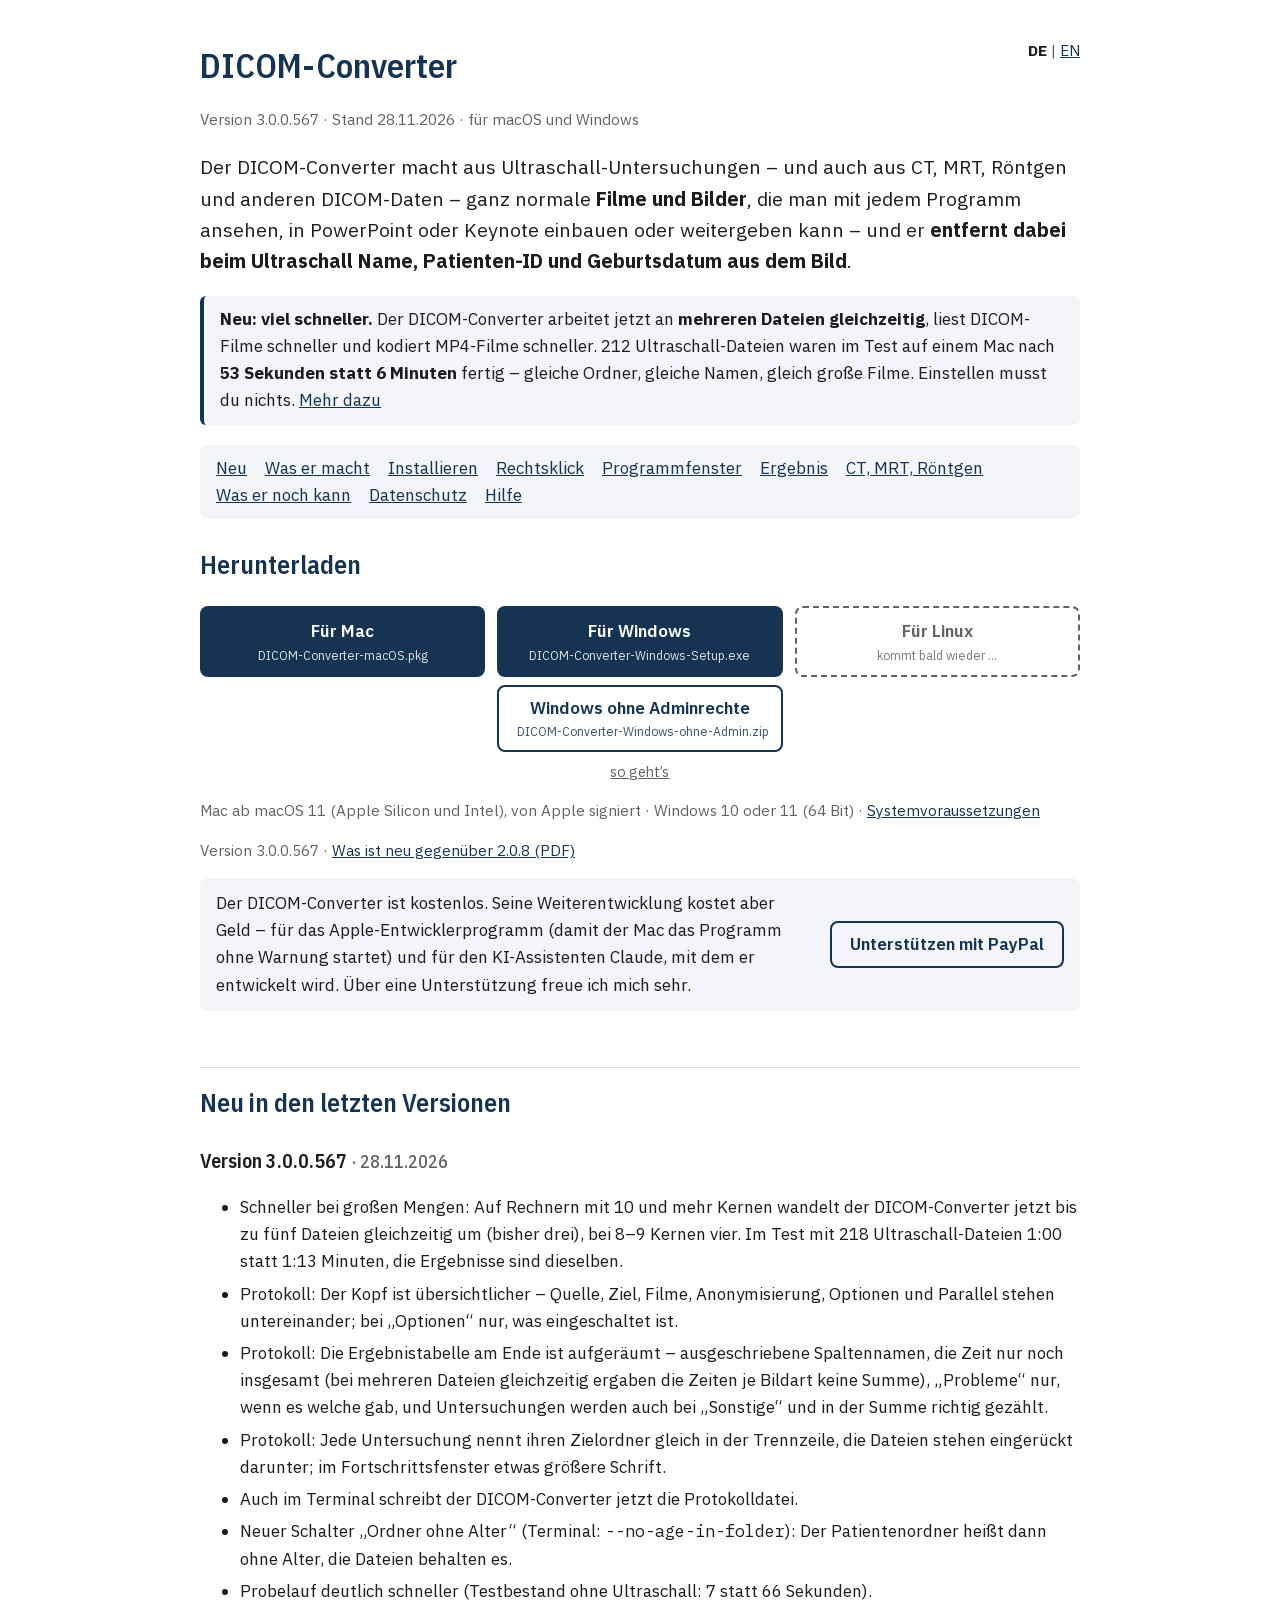
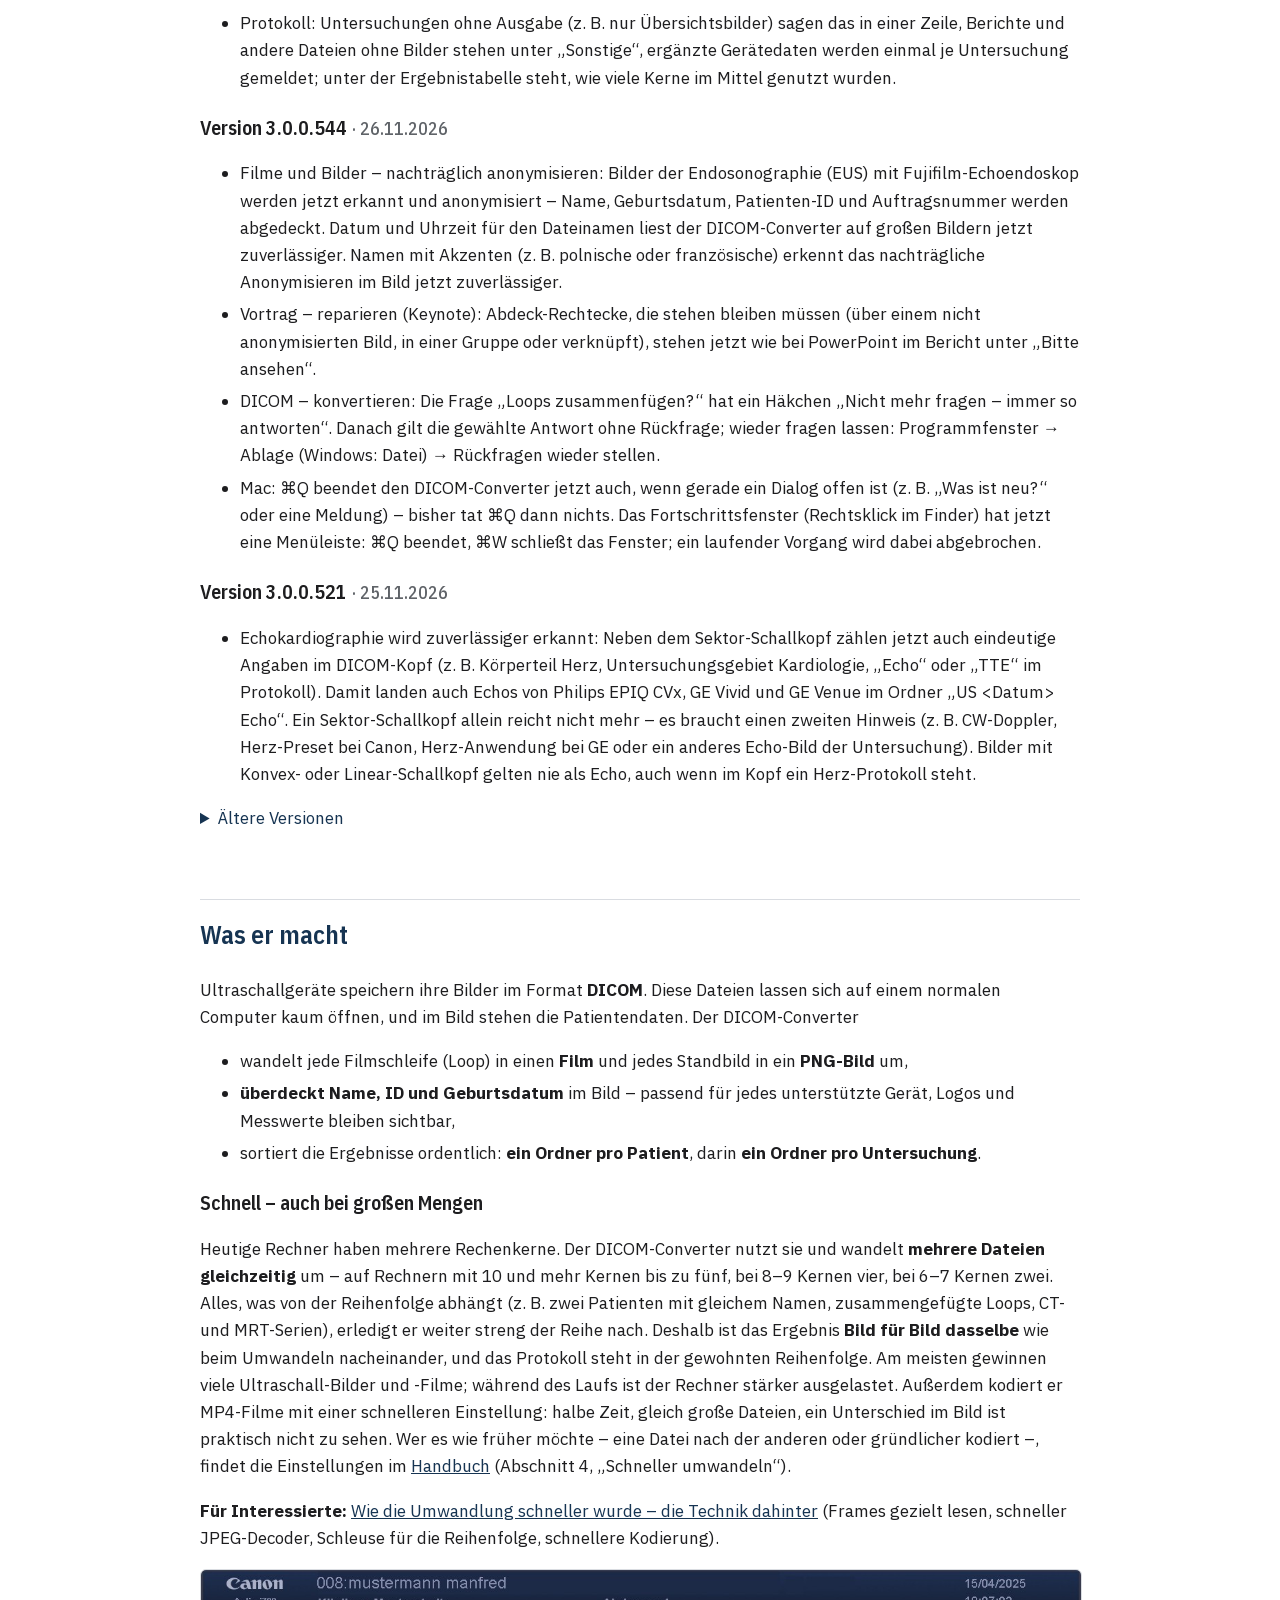
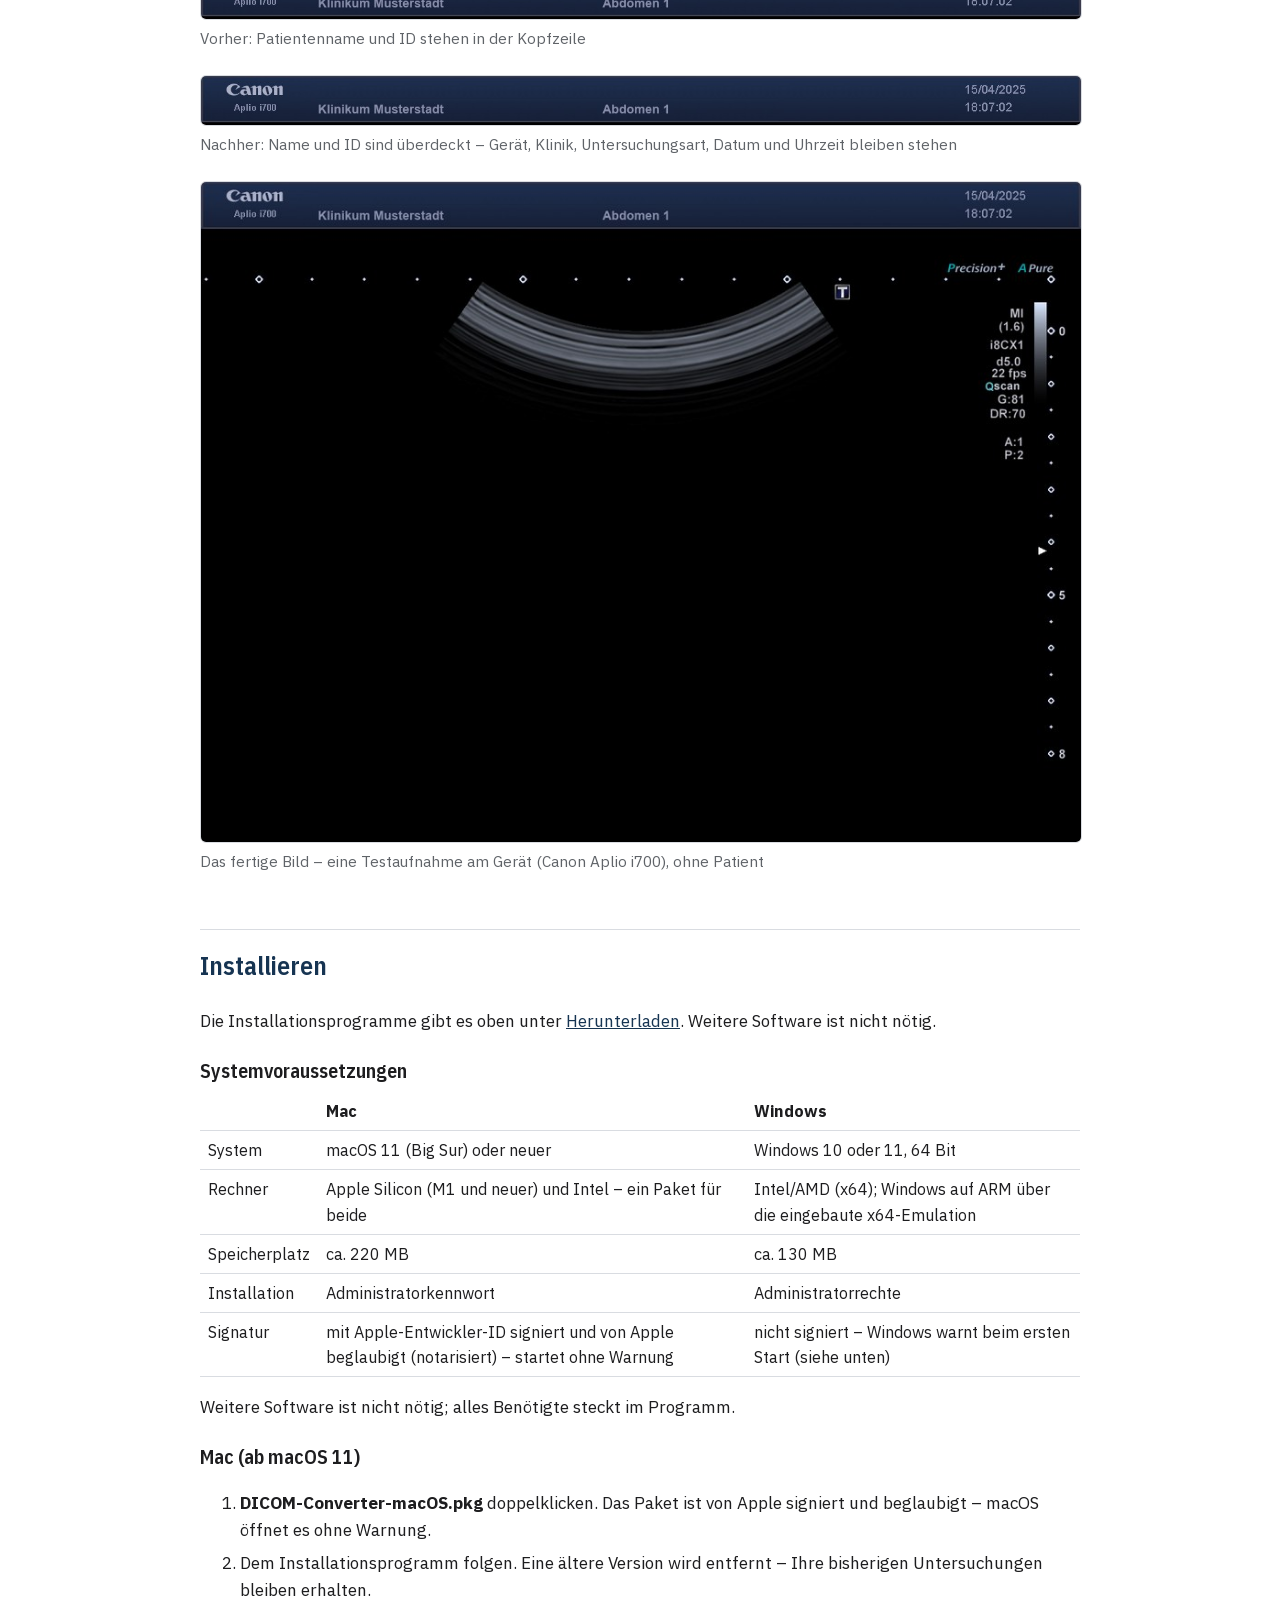
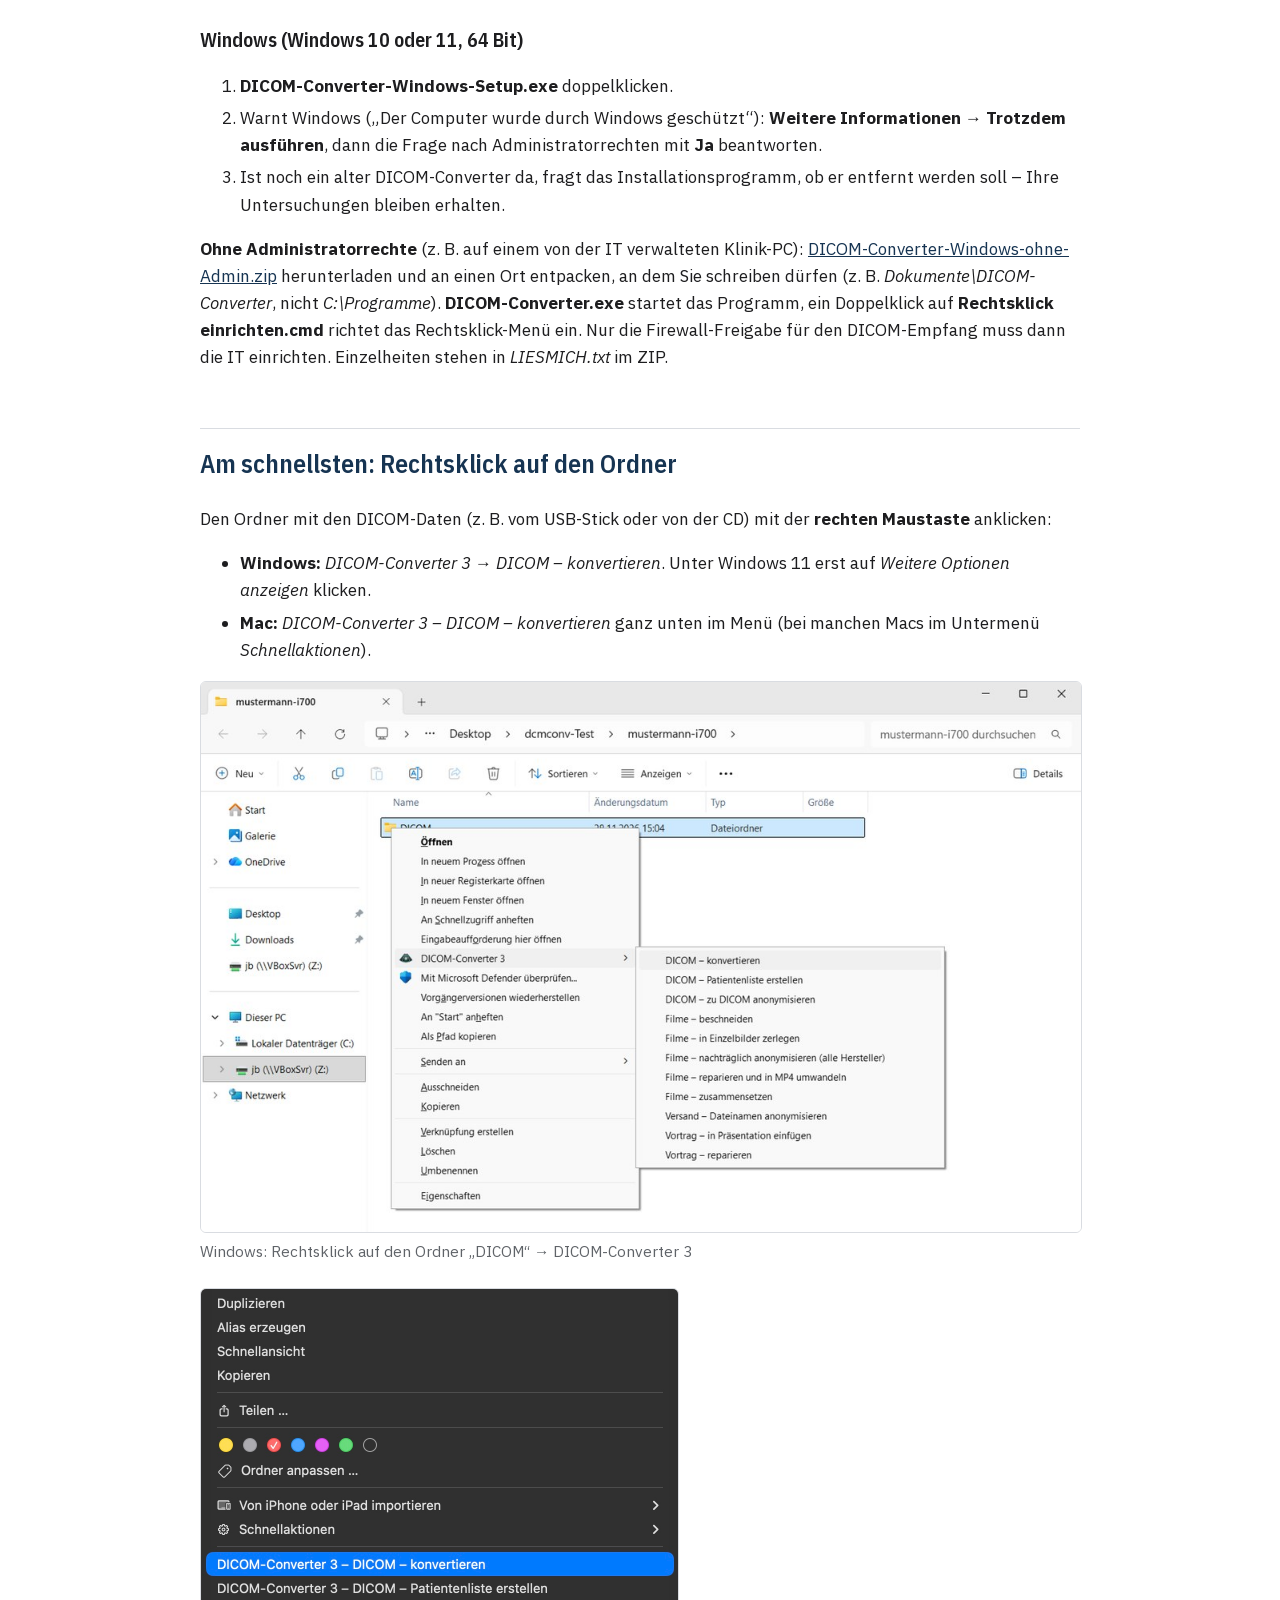
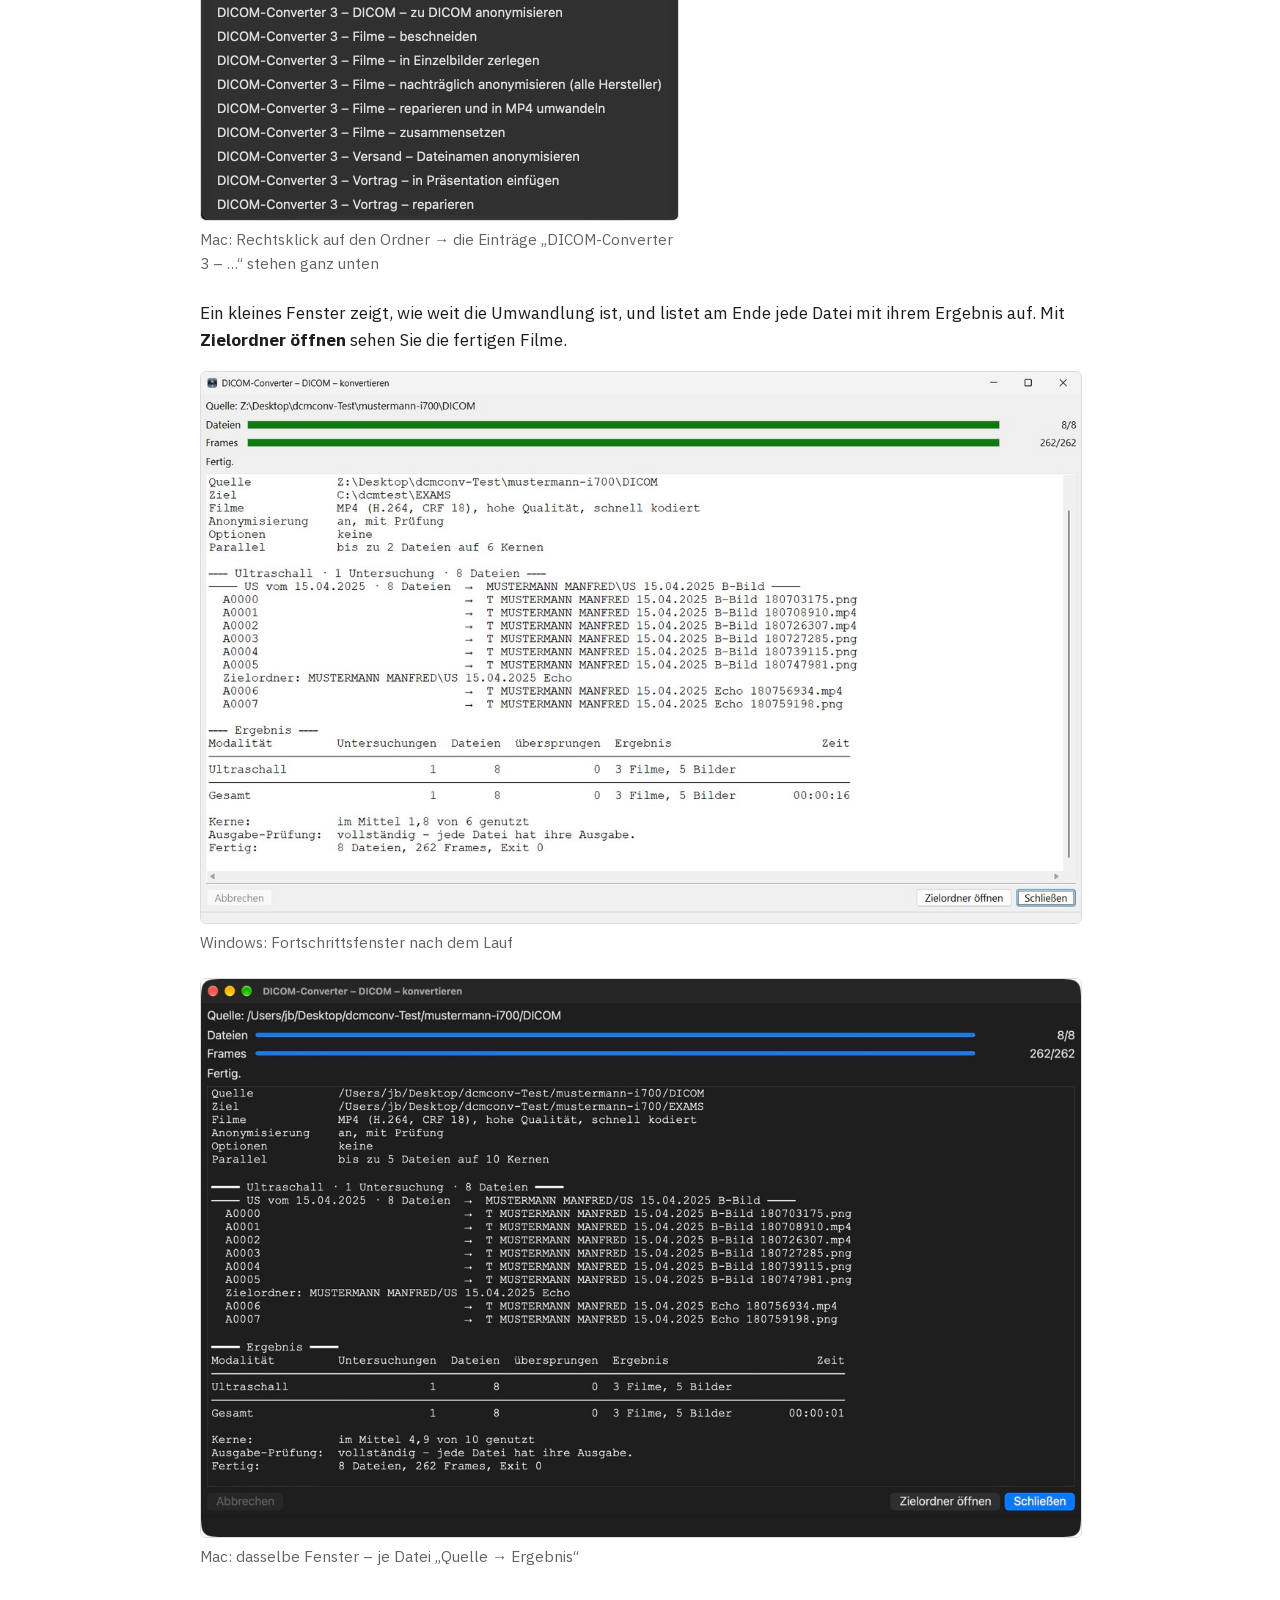
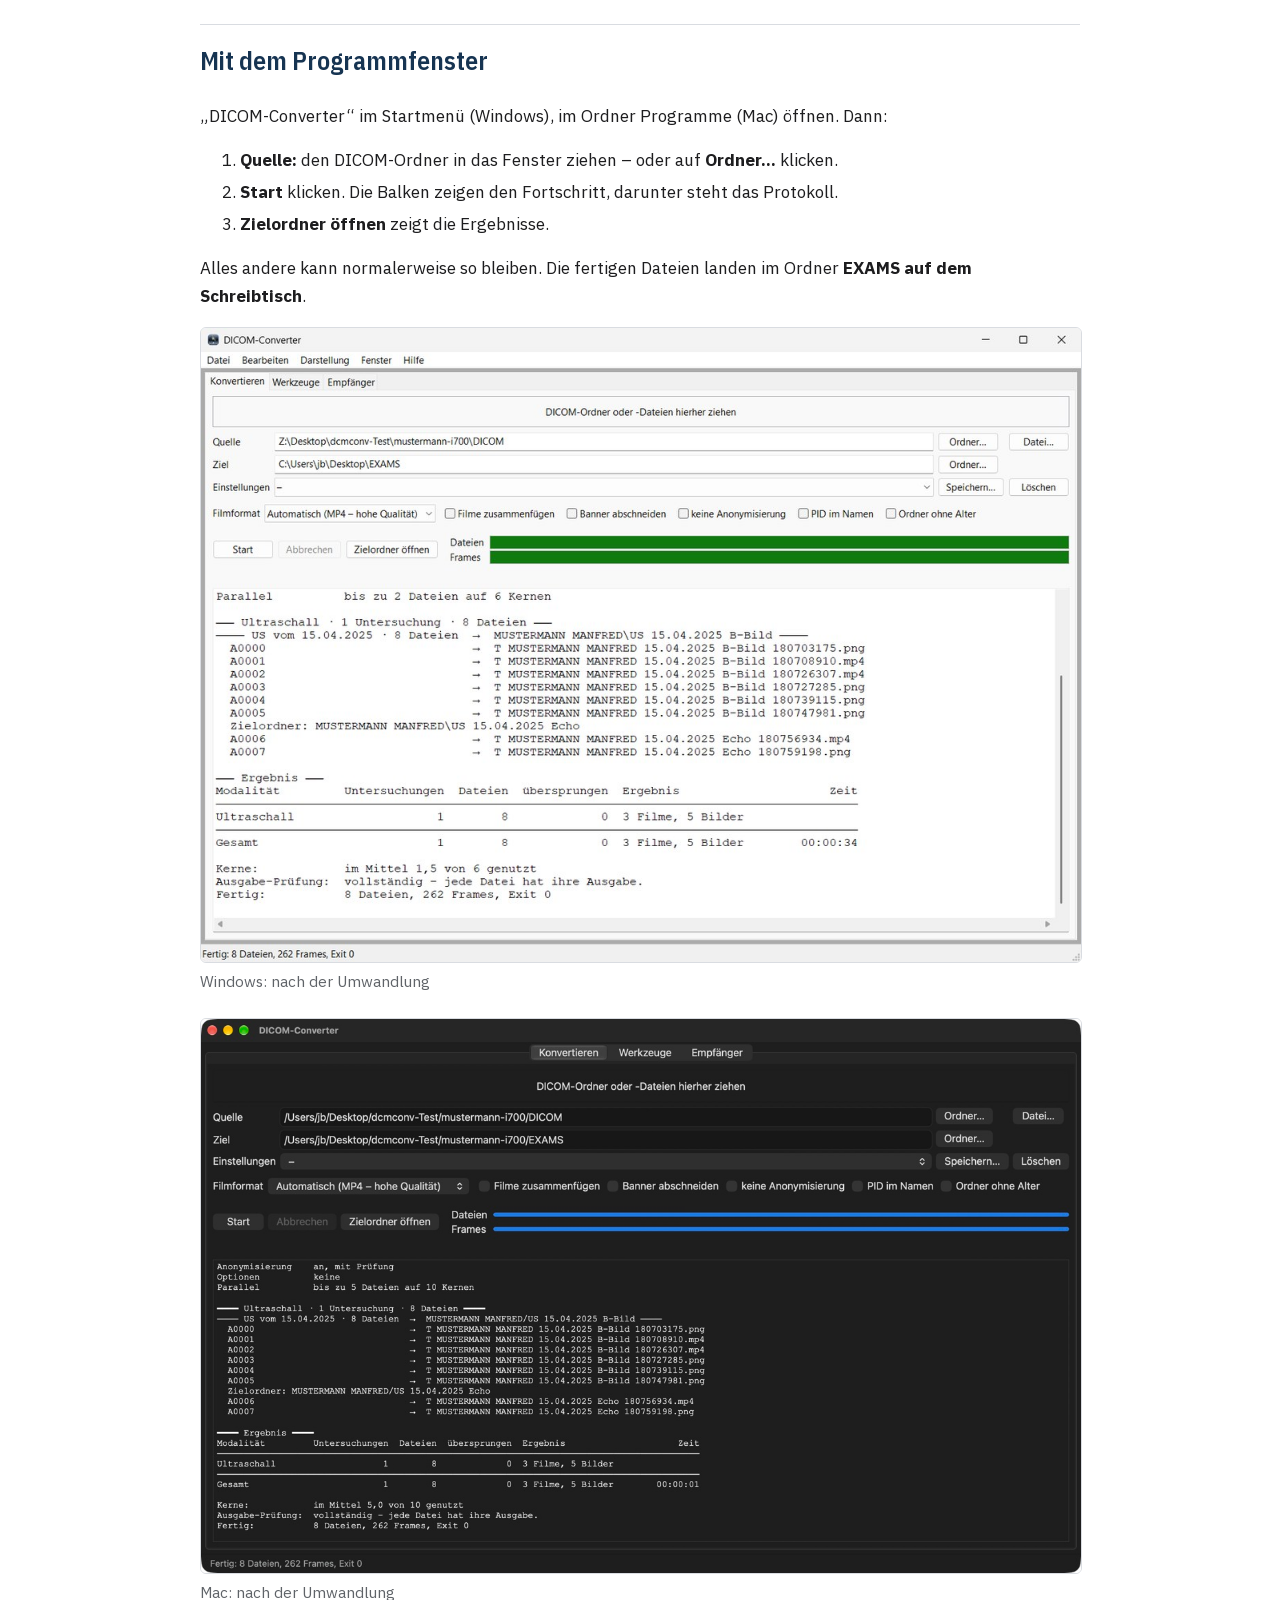
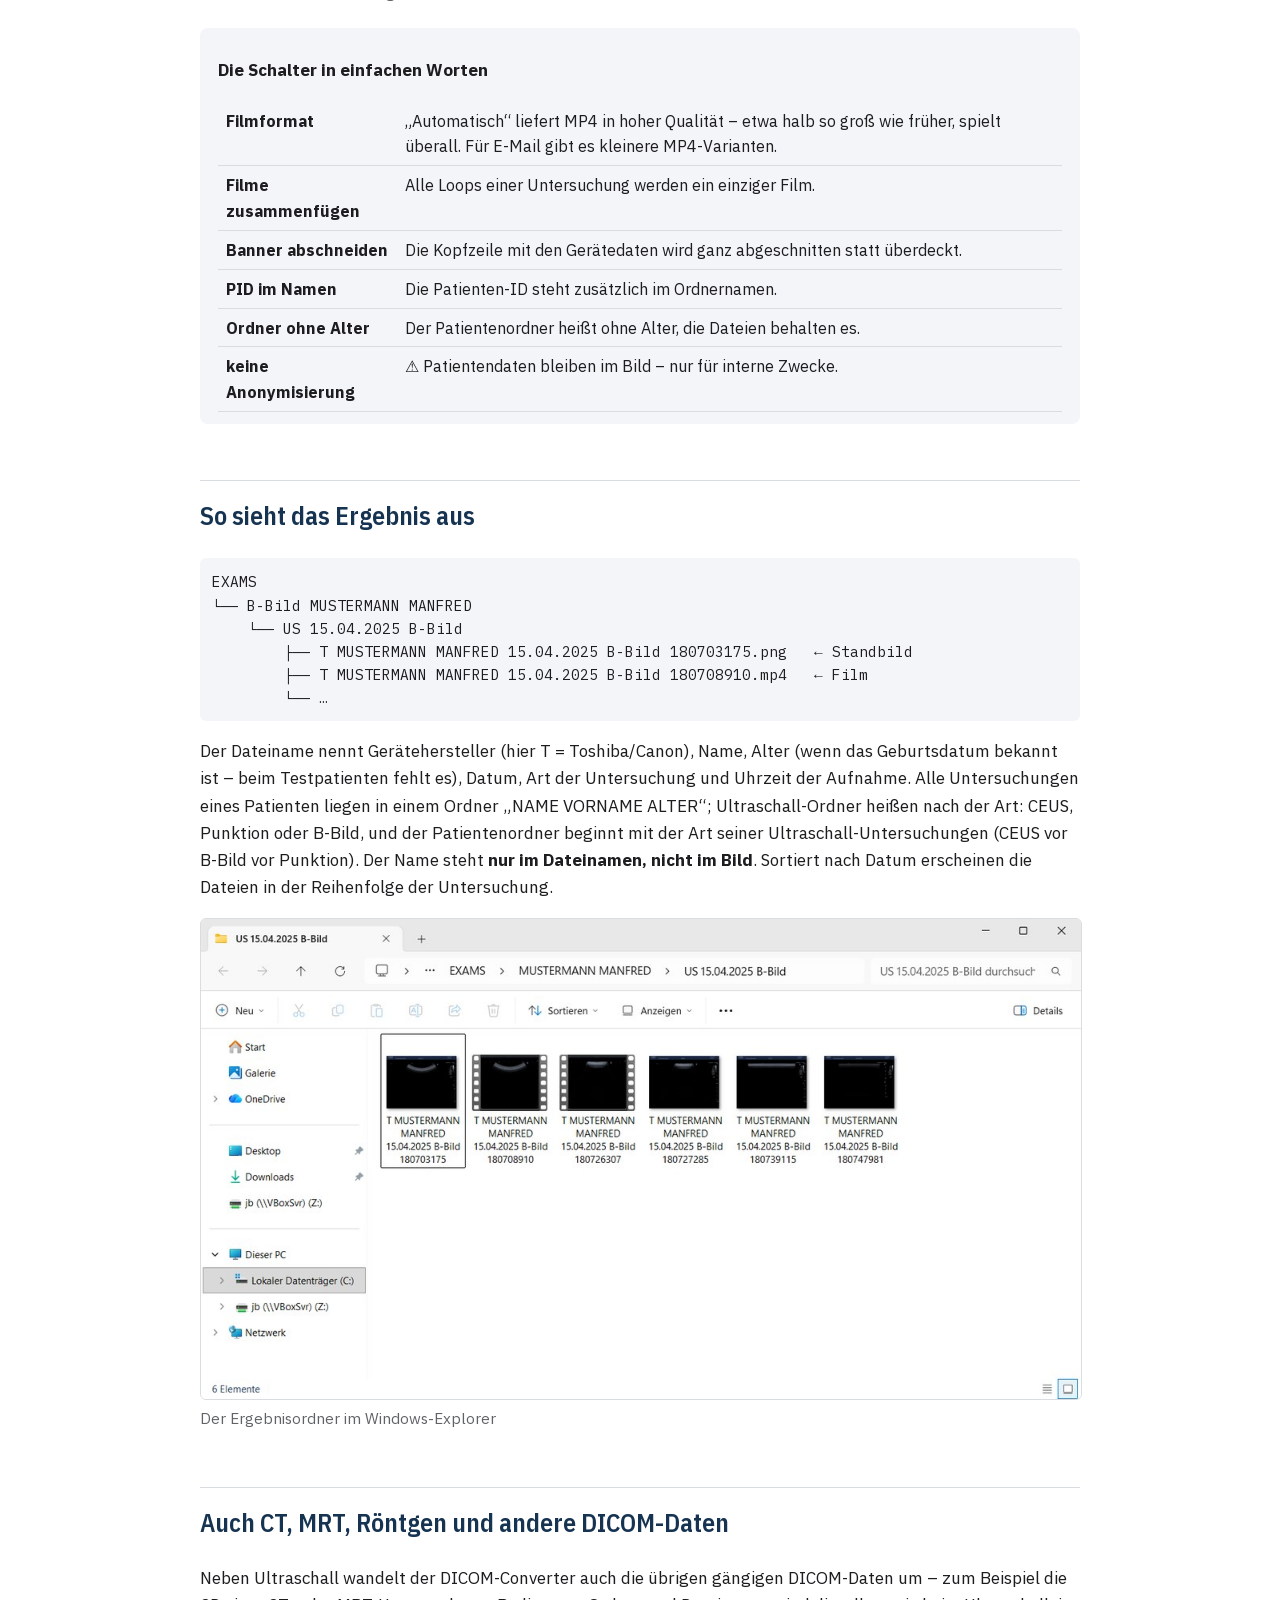
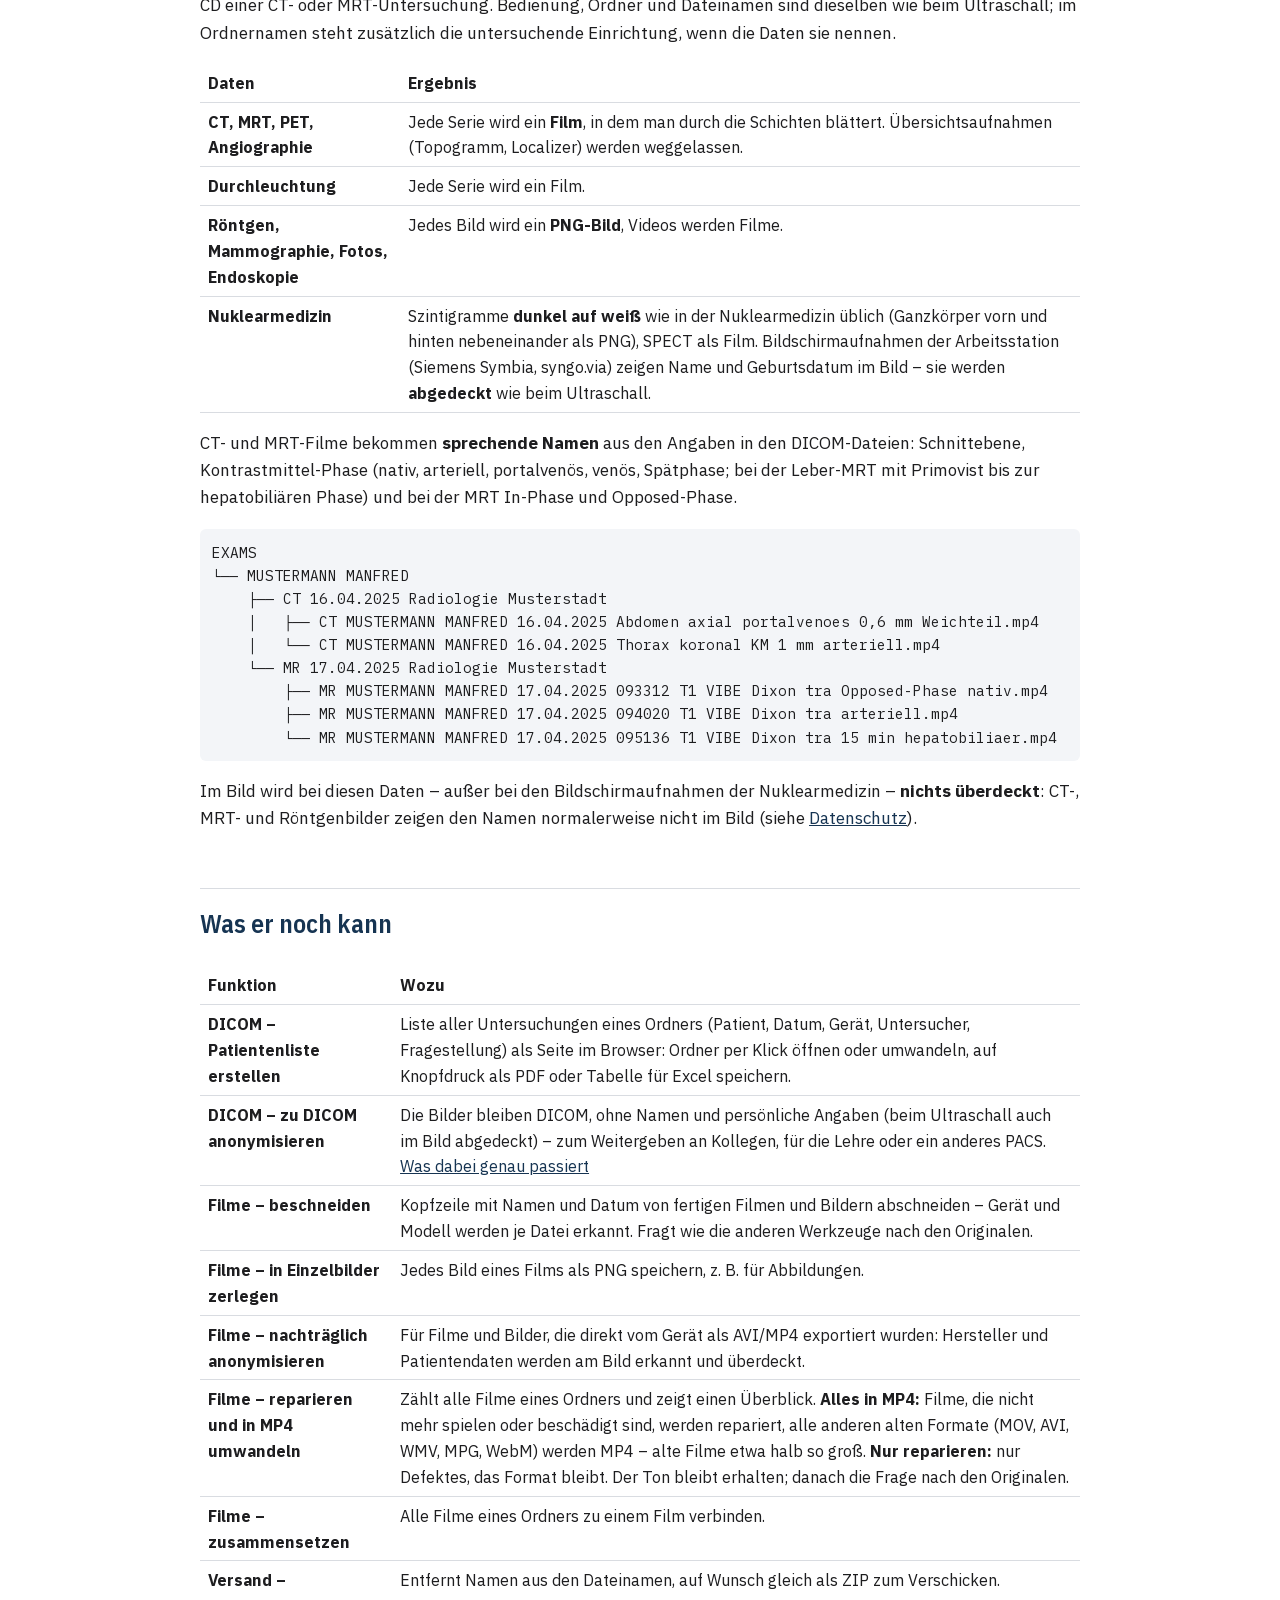
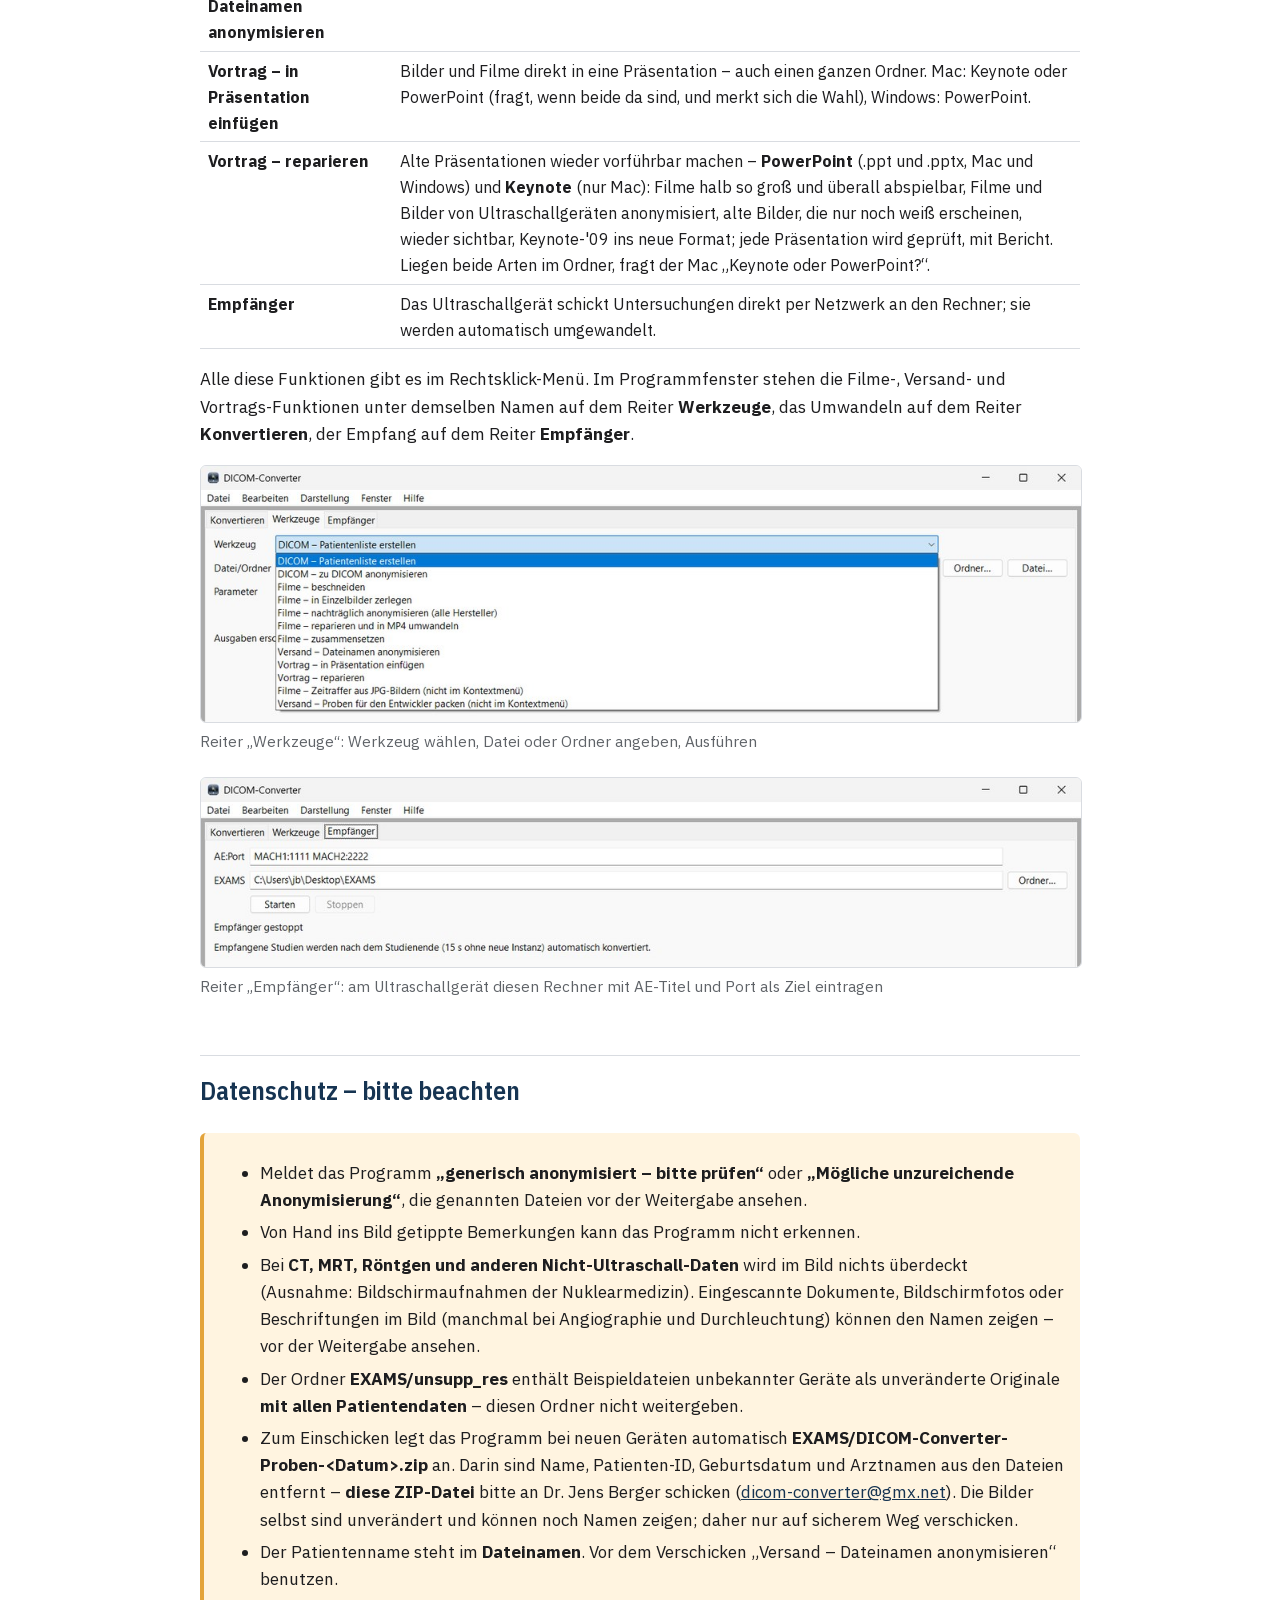
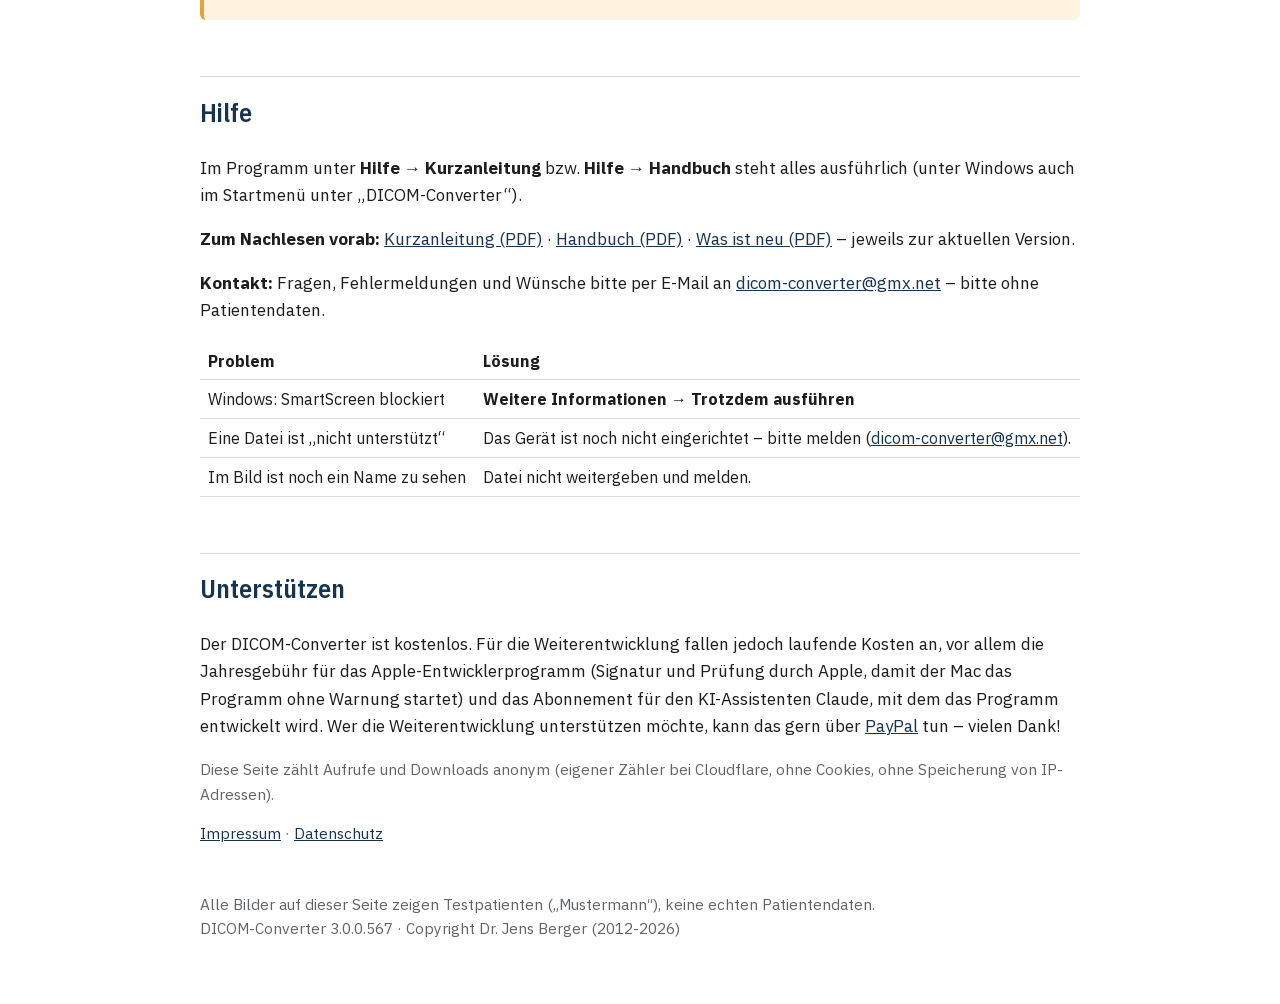
<file: index.html>
<!doctype html>
<html lang="de">
<head>
<meta charset="utf-8">
<meta name="viewport" content="width=device-width, initial-scale=1">
<title>DICOM-Converter</title>
<link rel="stylesheet" href="fonts/plex.css">
<link rel="alternate" hreflang="de" href="./"><link rel="alternate" hreflang="en" href="en/">
<style>
  :root { --bg: #ffffff; --text: #1d1d1f; --muted: #5f6368; --line: #d9dce1; --box: #f3f5f8; --accent: #163452; --warn: #fff4e0; --warnline: #e3a33a; }
  @media (prefers-color-scheme: dark) {
    :root:not([data-theme="light"]) { --bg: #17191c; --text: #e8eaed; --muted: #a0a6ad; --line: #3a3e44; --box: #22262b; --accent: #8db8e6; --warn: #3a2f1c; --warnline: #c48a2c; }
  }
  :root[data-theme="dark"] { --bg: #17191c; --text: #e8eaed; --muted: #a0a6ad; --line: #3a3e44; --box: #22262b; --accent: #8db8e6; --warn: #3a2f1c; --warnline: #c48a2c; }
  body { margin: 0; background: var(--bg); color: var(--text); font: 17px/1.6 "IBM Plex Sans", -apple-system, "Segoe UI", Helvetica, Arial, sans-serif; }
  h1, h2, h3 { font-family: "IBM Plex Sans Condensed", "Arial Narrow", "Helvetica Neue", Arial, sans-serif; font-weight: 600; text-wrap: balance; }
  pre, code, kbd { font-family: "IBM Plex Mono", ui-monospace, "SF Mono", Menlo, Consolas, monospace; }
  main { max-width: 880px; margin: 0 auto; padding: 24px 16px 48px; }
  h1 { color: var(--accent); font-size: 2em; margin: 0.4em 0 0.1em; }
  h2 { color: var(--accent); margin-top: 2.2em; padding-top: 0.6em; border-top: 1px solid var(--line); }
  h3 { margin-bottom: 0.3em; }
  .lead { font-size: 1.15em; }
  .muted { color: var(--muted); font-size: 0.9em; }
  nav { background: var(--box); border-radius: 8px; padding: 10px 16px; margin: 20px 0; }
  nav a { margin-right: 14px; white-space: nowrap; }
  a { color: var(--accent); }
  figure { margin: 16px 0 24px; }
  figure img { display: block; width: 100%; height: auto; border: 1px solid var(--line); border-radius: 6px; }
  figcaption { color: var(--muted); font-size: 0.9em; margin-top: 6px; }
  .pair { display: grid; grid-template-columns: 1fr 1fr; gap: 14px; }
  @media (max-width: 640px) { .pair { grid-template-columns: 1fr; } }
  .box { background: var(--box); border-radius: 8px; padding: 12px 18px; }
  .warn { background: var(--warn); border-left: 4px solid var(--warnline); border-radius: 6px; padding: 10px 16px; }
  ol li, ul li { margin: 0.3em 0; }
  pre { background: var(--box); border-radius: 6px; padding: 12px; overflow-x: auto; font-size: 0.85em; }
  table { border-collapse: collapse; width: 100%; font-size: 0.95em; }
  td, th { border-bottom: 1px solid var(--line); padding: 6px 8px; text-align: left; vertical-align: top; }
  kbd { border: 1px solid var(--line); border-radius: 4px; padding: 0 5px; font-size: 0.9em; background: var(--box); }
  .downloads { display: grid; grid-template-columns: repeat(auto-fit, minmax(13em, 1fr)); gap: 12px; align-items: start; margin: 16px 0 8px; }
  .button { display: inline-block; background: var(--accent); color: var(--bg); text-decoration: none; font-weight: 600; border-radius: 8px; padding: 12px 20px; }
  .button small { display: block; font-weight: 400; font-size: 0.8em; opacity: 0.85; }
  .downloads > * { box-sizing: border-box; min-width: 0; }
  .downloads .button { padding-left: 10px; padding-right: 10px; text-align: center; }
  .downloads .button small { font-size: 0.72em; white-space: nowrap; }
  .dl-col { display: flex; flex-direction: column; gap: 8px; }
  .dl-col .button.secondary { white-space: normal; text-align: center; }
  .dl-how { font-size: 0.85em; text-align: center; }
  .button.soon { background: transparent; color: var(--muted); border: 2px dashed var(--muted); padding: 10px 18px; cursor: default; }
  .button.secondary { background: transparent; color: var(--accent); border: 2px solid var(--accent); padding: 8px 18px; white-space: nowrap; }
  .support { display: flex; flex-wrap: wrap; align-items: center; gap: 12px 20px; background: var(--box); border-radius: 8px; padding: 12px 16px; margin: 14px 0 4px; }
  .support span { flex: 1 1 320px; }
  #neu + h3 { margin-top: 0.6em; }
  h3 .muted { font-weight: 400; }
  details summary { cursor: pointer; color: var(--accent); margin: 0.6em 0; }
  .hinweis { background: var(--box); border-left: 4px solid var(--accent); border-radius: 6px; padding: 10px 16px; margin: 16px 0; }
  .sprache { float: right; margin: 0.9em 0 0 1em; font-size: 0.9em; color: var(--muted); }
  .sprache b { color: var(--text); }
</style>
<!-- eigener Zähler (Cloudflare, ohne Cookies, ohne Speicherung von IP-Adressen): Aufruf und Klicks auf Knöpfe mit data-klick -->
<script>(function(){var u="https://dicom-converter-zaehler.jensberger-dev.workers.dev/hit";function s(k){try{navigator.sendBeacon(u,new Blob([JSON.stringify({k:k,p:location.pathname,r:document.referrer})],{type:"text/plain"}))}catch(e){}}
s("view");document.addEventListener("click",function(e){var a=e.target.closest&&e.target.closest("[data-klick]");if(a)s(a.getAttribute("data-klick"))},true)})();</script>
</head>
<body>
<main>

<p class="sprache"><b>DE</b> | <a href="en/" hreflang="en" lang="en">EN</a></p>
<h1>DICOM-Converter</h1>
<p class="muted">Version 3.0.0.567 · Stand 28.11.2026 · für macOS und Windows</p>

<p class="lead">Der DICOM-Converter macht aus Ultraschall-Untersuchungen – und auch aus CT, MRT, Röntgen und anderen
DICOM-Daten – ganz normale <b>Filme und Bilder</b>,
die man mit jedem Programm ansehen, in PowerPoint oder Keynote einbauen oder weitergeben kann –
und er <b>entfernt dabei beim Ultraschall Name, Patienten-ID und Geburtsdatum aus dem Bild</b>.</p>

<p class="hinweis"><b>Neu: viel schneller.</b> Der DICOM-Converter arbeitet jetzt an <b>mehreren Dateien gleichzeitig</b>,
liest DICOM-Filme schneller und kodiert MP4-Filme schneller. 212 Ultraschall-Dateien waren im Test auf einem Mac nach
<b>53 Sekunden statt 6 Minuten</b> fertig – gleiche Ordner, gleiche Namen, gleich große Filme.
Einstellen musst du nichts. <a href="#schneller">Mehr dazu</a></p>

<nav>
  <a href="#neu">Neu</a>
  <a href="#was">Was er macht</a>
  <a href="#installieren">Installieren</a>
  <a href="#rechtsklick">Rechtsklick</a>
  <a href="#fenster">Programmfenster</a>
  <a href="#ergebnis">Ergebnis</a>
  <a href="#andere">CT, MRT, Röntgen</a>
  <a href="#mehr">Was er noch kann</a>
  <a href="#datenschutz">Datenschutz</a>
  <a href="#hilfe">Hilfe</a>
</nav>


<h2 id="download" style="border-top:0; margin-top:1em; padding-top:0">Herunterladen</h2>
<div class="downloads">
  <a class="button" href="https://github.com/jensberger-dev/dicom-converter/releases/latest/download/DICOM-Converter-macOS.pkg" data-klick="download-macos">Für Mac<small>DICOM-Converter-macOS.pkg</small></a>
  <div class="dl-col">
    <a class="button" href="https://github.com/jensberger-dev/dicom-converter/releases/latest/download/DICOM-Converter-Windows-Setup.exe" data-klick="download-windows">Für Windows<small>DICOM-Converter-Windows-Setup.exe</small></a>
    <a class="button secondary" href="https://github.com/jensberger-dev/dicom-converter/releases/latest/download/DICOM-Converter-Windows-ohne-Admin.zip" data-klick="download-windows">Windows ohne Adminrechte<small>DICOM-Converter-Windows-ohne-Admin.zip</small></a>
    <a class="muted dl-how" href="#windows-zip">so geht’s</a>
  </div>
    <span class="button soon" aria-disabled="true">Für Linux<small>kommt bald wieder …</small></span>
</div>
<p class="muted">Mac ab macOS 11 (Apple Silicon und Intel), von Apple signiert · Windows 10 oder 11 (64 Bit) · <a href="#voraussetzungen">Systemvoraussetzungen</a></p>
<p class="muted">Version 3.0.0.567 · <a href="https://github.com/jensberger-dev/dicom-converter/releases/latest/download/DICOM-Converter-Neuerungen.pdf" data-klick="download-neuerungen">Was ist neu gegenüber 2.0.8 (PDF)</a></p>
<div class="support">
  <span>Der DICOM-Converter ist kostenlos. Seine Weiterentwicklung kostet aber Geld – für das Apple-Entwicklerprogramm (damit der Mac das Programm ohne Warnung startet) und für den KI-Assistenten Claude, mit dem er entwickelt wird. Über eine Unterstützung freue ich mich sehr.</span>
  <a class="button secondary" href="https://www.paypal.com/paypalme/DicomConverter" data-klick="paypal">Unterstützen mit PayPal</a>
</div>


<h2 id="neu">Neu in den letzten Versionen</h2>
<h3>Version 3.0.0.567 <span class="muted">· 28.11.2026</span></h3>
<ul>
  <li>Schneller bei großen Mengen: Auf Rechnern mit 10 und mehr Kernen wandelt der DICOM-Converter jetzt bis zu fünf Dateien gleichzeitig um (bisher drei), bei 8–9 Kernen vier. Im Test mit 218 Ultraschall-Dateien 1:00 statt 1:13 Minuten, die Ergebnisse sind dieselben.</li>
  <li>Protokoll: Der Kopf ist übersichtlicher – Quelle, Ziel, Filme, Anonymisierung, Optionen und Parallel stehen untereinander; bei „Optionen“ nur, was eingeschaltet ist.</li>
  <li>Protokoll: Die Ergebnistabelle am Ende ist aufgeräumt – ausgeschriebene Spaltennamen, die Zeit nur noch insgesamt (bei mehreren Dateien gleichzeitig ergaben die Zeiten je Bildart keine Summe), „Probleme“ nur, wenn es welche gab, und Untersuchungen werden auch bei „Sonstige“ und in der Summe richtig gezählt.</li>
  <li>Protokoll: Jede Untersuchung nennt ihren Zielordner gleich in der Trennzeile, die Dateien stehen eingerückt darunter; im Fortschrittsfenster etwas größere Schrift.</li>
  <li>Auch im Terminal schreibt der DICOM-Converter jetzt die Protokolldatei.</li>
  <li>Neuer Schalter „Ordner ohne Alter“ (Terminal: <code>--no-age-in-folder</code>): Der Patientenordner heißt dann ohne Alter, die Dateien behalten es.</li>
  <li>Probelauf deutlich schneller (Testbestand ohne Ultraschall: 7 statt 66 Sekunden).</li>
  <li>Protokoll: Untersuchungen ohne Ausgabe (z. B. nur Übersichtsbilder) sagen das in einer Zeile, Berichte und andere Dateien ohne Bilder stehen unter „Sonstige“, ergänzte Gerätedaten werden einmal je Untersuchung gemeldet; unter der Ergebnistabelle steht, wie viele Kerne im Mittel genutzt wurden.</li>
</ul>
<h3>Version 3.0.0.544 <span class="muted">· 26.11.2026</span></h3>
<ul>
  <li>Filme und Bilder – nachträglich anonymisieren: Bilder der Endosonographie (EUS) mit Fujifilm-Echoendoskop werden jetzt erkannt und anonymisiert – Name, Geburtsdatum, Patienten-ID und Auftragsnummer werden abgedeckt. Datum und Uhrzeit für den Dateinamen liest der DICOM-Converter auf großen Bildern jetzt zuverlässiger. Namen mit Akzenten (z. B. polnische oder französische) erkennt das nachträgliche Anonymisieren im Bild jetzt zuverlässiger.</li>
  <li>Vortrag – reparieren (Keynote): Abdeck-Rechtecke, die stehen bleiben müssen (über einem nicht anonymisierten Bild, in einer Gruppe oder verknüpft), stehen jetzt wie bei PowerPoint im Bericht unter „Bitte ansehen“.</li>
  <li>DICOM – konvertieren: Die Frage „Loops zusammenfügen?“ hat ein Häkchen „Nicht mehr fragen – immer so antworten“. Danach gilt die gewählte Antwort ohne Rückfrage; wieder fragen lassen: Programmfenster → Ablage (Windows: Datei) → Rückfragen wieder stellen.</li>
  <li>Mac: ⌘Q beendet den DICOM-Converter jetzt auch, wenn gerade ein Dialog offen ist (z. B. „Was ist neu?“ oder eine Meldung) – bisher tat ⌘Q dann nichts. Das Fortschrittsfenster (Rechtsklick im Finder) hat jetzt eine Menüleiste: ⌘Q beendet, ⌘W schließt das Fenster; ein laufender Vorgang wird dabei abgebrochen.</li>
</ul>
<h3>Version 3.0.0.521 <span class="muted">· 25.11.2026</span></h3>
<ul>
  <li>Echokardiographie wird zuverlässiger erkannt: Neben dem Sektor-Schallkopf zählen jetzt auch eindeutige Angaben im DICOM-Kopf (z. B. Körperteil Herz, Untersuchungsgebiet Kardiologie, „Echo“ oder „TTE“ im Protokoll). Damit landen auch Echos von Philips EPIQ CVx, GE Vivid und GE Venue im Ordner „US &lt;Datum&gt; Echo“. Ein Sektor-Schallkopf allein reicht nicht mehr – es braucht einen zweiten Hinweis (z. B. CW-Doppler, Herz-Preset bei Canon, Herz-Anwendung bei GE oder ein anderes Echo-Bild der Untersuchung). Bilder mit Konvex- oder Linear-Schallkopf gelten nie als Echo, auch wenn im Kopf ein Herz-Protokoll steht.</li>
</ul>
<details><summary>Ältere Versionen</summary>
<h3>Version 3.0.0.513 <span class="muted">· 23.11.2026</span></h3>
<ul>
  <li>Filme – reparieren und in MP4 umwandeln: Die Frage nach dem Anonymisieren kommt jetzt zuerst; mit „Auch anonymisieren“ folgt nur noch ein Fenster mit Überblick und Originalen. Fertig ist nur noch „unser“ MP4 (H.264) – auch HEVC-Filme (z. B. vom iPhone) werden umgewandelt, damit sie überall spielen.</li>
  <li>Neu geschriebene Filme tragen im Finder unter „Copyright“ einen Vermerk, was der DICOM-Converter getan hat (repariert, umgewandelt, umgepackt, anonymisiert, beschnitten). Bereits anonymisierte Filme werden daran erkannt und nicht noch einmal bearbeitet.</li>
  <li>Die Finder-Angabe „Woher“ (Download-Adresse, oft mit dem alten Dateinamen) wird von keinem Werkzeug mehr in die neue Datei übernommen.</li>
</ul>
<h3>Version 3.0.0.511 <span class="muted">· 22.11.2026</span></h3>
<ul>
  <li>Filme – nachträglich anonymisieren (auch beim Reparieren mit „Auch anonymisieren“): Liegt neben einem Film schon eine „… anonymisiert“-Datei einer früheren Fassung, wird trotzdem anonymisiert (die neue heißt dann „… anonymisiert 2“). Bisher brach das Programm dort ab, und beim Reparieren entstanden aus diesen Filmen neue MP4 ohne Anonymisierung.</li>
  <li>Filme – reparieren und in MP4 umwandeln mit „Auch anonymisieren“: Lässt sich eine Datei nicht anonymisieren, wird nichts umgewandelt und das Programm sagt es; Filme ohne erkannten Hersteller werden zum Ansehen genannt.</li>
  <li>Nachträglich anonymisieren, Dateiname aus dem Bild: Vornamen mit „Il“ (z. B. Ilse) werden nicht mehr als „H…“ gelesen, zerrissene Vornamen werden wieder zusammengesetzt, und das Alter fehlt nicht mehr, wenn Untersuchungs- und Geburtsdatum in derselben Kopfzeile stehen (GE).</li>
  <li>Vortrag – in Präsentation einfügen: In die Moderatornotizen kommt jetzt der Fallordner (der sprechende Ordner über der Datei, meist zwei Ebenen höher) statt des Dateinamens; einstellbar unter „Notizen“ (Fallordner, Dateiname, beides, nein). Mehrere Bilder eines Falls auf einer Folie nennen ihn nur einmal.</li>
</ul>
<h3>Version 3.0.0.504 <span class="muted">· 22.11.2026</span></h3>
<ul>
  <li>Vortrag – in Präsentation einfügen: Was bisher bei jedem Einfügen gefragt wurde (Keynote oder PowerPoint, Thema, Aufteilung der Folien), lässt sich jetzt fest einstellen – in einer Textdatei mit Erklärungen, zu öffnen im Programmfenster unter Ablage (Windows: Datei) → „Einstellungen zum Einfügen in Präsentationen …“. Für PowerPoint neu einstellbar: Rahmen um Bilder und Filme (Farbe, Stärke, Linie), Schatten, Stärke der Spiegelung, sanftes Einblenden sowie für Filme Start (sofort oder bei Klick), Schleife oder einmal, Zurückspulen, Ausblenden und (unter Windows) Ton. Für Keynote: Stärke der Spiegelung, Wiederholen (Schleife oder vor und zurück) und Lautstärke. Wer nichts einstellt, merkt keinen Unterschied.</li>
  <li>Keynote: Eingefügte Filme laufen jetzt in einer normalen Schleife statt vorwärts und wieder rückwärts (einstellbar).</li>
  <li>Filme – reparieren und in MP4 umwandeln: Eine zusätzliche Frage bietet an, die Filme im selben Schritt nachträglich zu anonymisieren (wie „Filme – nachträglich anonymisieren“, mit derselben Wahl für die Originale). Ist nichts zu reparieren, lässt sich stattdessen nur anonymisieren.</li>
  <li>GE LOGIQ (Filme 960×540 aus Vorträgen): Filme im Doppelbild (B-Bild und Kontrastmittel nebeneinander) werden beim nachträglichen Anonymisieren jetzt erkannt; bisher blieben sie unverändert. Die Abdeckung des Namens ist bei allen 960×540-Filmen schwarz und lässt die Sondenangabe rechts daneben frei.</li>
  <li>PowerPoint auf dem Mac: Eingefügte Filme starten jetzt wirklich von selbst, sobald die Folie erscheint. Bisher warteten sie auf einen Klick.</li>
</ul>
<h3>Version 3.0.0.501 <span class="muted">· 21.11.2026</span></h3>
<ul>
  <li>Finder-Tags (B-Bild, CEUS, …) bleiben erhalten, wenn Bilder oder Filme an Ort und Stelle bearbeitet werden (nachträglich anonymisieren, Cine-Leiste entfernen, beschneiden, reparieren). Bisher gingen sie dabei verloren.</li>
  <li>Vortrag – reparieren: Ultraschallbilder, die in PowerPoint verkleinert oder gestaucht eingefügt wurden, werden jetzt erkannt und anonymisiert; gestauchte Bilder erscheinen wieder im richtigen Seitenverhältnis. Abdeck-Rechtecke, die über den Bildrand hinausragen oder animiert sind, werden mit entfernt. Bleibt ein Abdeck-Rechteck liegen, weil das Bild darunter nicht anonymisiert werden konnte, nennt der Bericht die Folie.</li>
  <li>Vortrag – in Präsentation einfügen: Bei mehreren Dateien fragt ein kleines Raster, wie viele Bilder oder Filme auf eine Folie sollen – mit der Maus z. B. 1 × 2 (nebeneinander), 2 × 2 oder 3 × 4 Felder markieren und klicken. Die Bilder werden zeilenweise eingeteilt, jedes passend in sein Feld. Keynote und PowerPoint, Mac und Windows.</li>
  <li>Installation auf dem Mac: Die Schritte links im Installationsfenster sind wieder gut lesbar (hellerer Hintergrund, eigene Fassung für den Dunkelmodus); als Kontakt steht dort dicom-converter@gmx.net.</li>
  <li>GE LOGIQ (Filme und Bilder 960×540 aus Vorträgen): Unter der abgedeckten Kopfzeile blieb bei Linearsonden eine schmale graue Linie links neben dem Bild stehen. Sie entsteht nicht mehr.</li>
</ul>
<h3>Version 3.0.0.480 <span class="muted">· 20.11.2026</span></h3>
<ul>
  <li>Neu im Terminal: <code>thick-movies</code> mittelt schon fertige CT-Filme mit dünnen Schichten nachträglich zu 3-mm-Schichten (Dicke aus dem Dateinamen, Original wird nach geprüfter Umwandlung gelöscht), <code>cine-bars</code> entfernt die Cine-Leiste aus schon fertigen, beschnittenen Canon-Standbildern, ohne das übrige Bild zu verändern. Beide nur im Terminal.</li>
  <li>Echokardiographie: Aufnahmen mit Sektor-Schallkopf heißen jetzt „Echo“ und kommen in einen eigenen Ordner „US &lt;Datum&gt; Echo“. Bisher hielt das Programm ein Echo mit niedrigem MI für CEUS und schob die ganze Untersuchung des Tages in den CEUS-Ordner. Beim Zusammenfügen bleibt das Echo ein eigener Film.</li>
  <li>CT: Dünne Schichten (z. B. 0,6 mm) werden jetzt zu 3-mm-Schichten zusammengerechnet, so wie es CT und PACS-Viewer tun. Die Schichten überlappen (alle 1,2 mm eine), damit der Film flüssig läuft; die Filme sind ruhiger und kleiner; im Dateinamen steht die neue Dicke. Koronare und sagittale Serien bleiben unverändert. Im Terminal: andere Dicke mit <code>--thick-slices 5</code>, aus mit <code>--thick-slices 0</code>.</li>
  <li>Patientenordner heißen wieder nur nach dem Patienten, ohne „CEUS“, „B-Bild“ oder „Punktion“ davor. Vorhandene Ordner mit Vorsatz werden weiter benutzt und nicht umbenannt. Wer den Vorsatz möchte: im Terminal <code>convert --type-prefix</code>.</li>
  <li>Windows: Die Links der Patientenliste („Ordner öffnen“ und „umwandeln“) funktionieren jetzt – bisher meldete das Programm „Dieser Ordner ist nicht (mehr) vorhanden“.</li>
  <li>GE LOGIQ E10: Bilder in 1285x960 und 1530x960 (zum Beispiel in Vorträgen) werden jetzt anonymisiert – Name, ID und Benutzerkürzel werden abgedeckt.</li>
  <li>GE-Bilder und -Filme in 960x720, 960x540 und 1552x873 werden jetzt auch am Logo erkannt. Bisher blieben manche unverändert, wenn die Texterkennung den Schriftzug nicht lesen konnte (zum Beispiel in „Vortrag – reparieren“).</li>
  <li>Canon Aplio (i-Serie, a, a450, flex u. a.): In Standbildern verschwindet die Cine-Leiste mit der Bildnummer am unteren Rand („# 117“), im Doppelbild beide; Filme haben keine. Das gilt auch für „Filme – nachträglich anonymisieren“ – für Exporte in voller Bildgröße und für schon beschnittene Bilder, wenn die Leiste genau an ihrer Stelle steht. Beim Zielformat DICOM bleibt das Bild wie bisher unverändert.</li>
  <li>GE LOGIQ E9: Bildausschnitte in 1018x685 (zum Beispiel in Vorträgen) werden jetzt anonymisiert.</li>
  <li>Endoskopie: Name, Patienten-ID und Geburtsdatum unten links im Bild werden jetzt abgedeckt (Fujifilm VP-7000, MESO iBox); Geschlecht, Alter, Einrichtung und Datum bleiben; auch in Endoskopie-Filmen. Bilder und Filme anderer Endoskopie-Geräte werden vorerst nicht umgewandelt – bisher kamen sie mit dem Namen im Bild in die Ausgabe.</li>
  <li>Vortrag – reparieren: Abdeck-Rechtecke über einem anonymisierten Bild oder Film werden jetzt auch entfernt, wenn die Texterkennung zusätzlich etwas abgedeckt hat; der Hinweis „bitte ansehen“ im Bericht bleibt.</li>
</ul>
<h3>Version 3.0.0.442 <span class="muted">· 17.11.2026</span></h3>
<ul>
  <li>Vortrag – reparieren: Von Hand über die Kopfzeile gelegte Abdeck-Rechtecke werden entfernt, sobald der Film oder das Bild darunter sicher anonymisiert ist (Keynote und PowerPoint). Der Bericht nennt die Folien; animierte Rechtecke bleiben.</li>
  <li>GE LOGIQ, Filme in 960x540 (Export für Vorträge): Das Untersucherkürzel vor dem Namen wird jetzt mit abgedeckt.</li>
  <li>GE LOGIQ: Bildschirmfotos mit der Übersicht der Patientendaten (Secondary Capture, 1024/800 breit) werden bewusst nicht umgewandelt – bisher kamen sie ohne Abdeckung in die Ausgabe.</li>
  <li>Canon/Toshiba Aplio i800: Bildschirmfotos der Patientenliste (1920x1080) werden bewusst nicht umgewandelt – das Protokoll nennt den Grund, es entsteht keine Probe mehr.</li>
  <li>Patientenliste: jetzt eine Seite im Browser, sortiert nach Untersuchungsdatum. Ein Klick auf den Ordner öffnet ihn, „umwandeln“ wandelt die Untersuchung um (nach einer Rückfrage), dazu „alle Untersuchungen umwandeln“. Neu: Patienten-ID, Alter, Uhrzeit, Auftragsnummer, Einrichtung, Bilder/Filme getrennt und ob die Untersuchung schon umgewandelt ist. PDF und CSV für Excel per Knopf.</li>
  <li>Vortrag – reparieren: Ein Abdeck-Rechteck bleibt jetzt stehen, sobald es auch auf einem nicht anonymisierten Bild liegt; in Keynote zählt bei beschnittenen Bildern nur der sichtbare Ausschnitt (vorher konnte ein Rechteck über einem anderen Bild entfernt werden).</li>
  <li>GE LOGIQ, Bilder in 960x690 (unten gekürzt, aus Vorträgen) werden jetzt anonymisiert.</li>
  <li>Vortrag – reparieren (Keynote): Im Bericht steht „Bitte ansehen“ jetzt mit dem Grund in jeder Zeile.</li>
  <li>Vortrag – reparieren (Keynote): MP4-, M4V- und 3GP-Filme in Keynote-Präsentationen werden jetzt auch geprüft und anonymisiert – bisher wurden nur MOV-Filme bearbeitet.</li>
  <li>Vortrag – reparieren: GE-Bilder in 1552x873 (und andere Größen mit ungerader Pixelzahl) werden jetzt anonymisiert – bisher blieben sie mit „Bildgröße geändert“ unverändert.</li>
  <li>Vortrag – reparieren: Filme und Bilder aller Ultraschall-Hersteller werden anonymisiert, nicht mehr nur Philips. Ein erkanntes Gerät ohne passende Masken steht im Bericht unter „Bitte ansehen“.</li>
  <li>Filme nachträglich anonymisieren: Entfällt eine Maske, weil sie den Kliniknamen träfe, werden die übrigen Wörter darunter einzeln abgedeckt (der Klinikname bleibt). Vorher blieb dort bei manchen Philips-Bildern (CX50, 800x600) der Patientenname stehen.</li>
  <li>Filme nachträglich anonymisieren: Toshiba-/Canon-Bilder mit der Endung .tiff oder .jpeg werden nicht mehr übergangen.</li>
  <li>Terminal: <code>extract-examiner</code> legt die Treffer wie alle Werkzeuge in „zum Löschen“ im Quellordner ab.</li>
  <li>Zwei verschiedene Bilder derselben Sekunde überschreiben sich nicht mehr: das spätere heißt „…-2“. Vorher ging eines davon still verloren.</li>
  <li>Neu: Der DICOM-Converter spricht auch Englisch – Programmfenster, Rechtsklick-Menü, Rückfragen und Protokoll, dazu Kurzanleitung, Handbuch und Webseite. Umschalten unter Darstellung → Sprache / Language; ohne Wahl richtet sich die Sprache nach dem System. Ordner- und Dateinamen bleiben gleich.</li>
  <li>Neu: **Ergebnisse prüfen** – Ausgaben von Geräten ohne feste Regel und Treffer der Anonymisierungsprüfung erscheinen am Ende des Laufs in einem eigenen Fenster: die Kopfzeile des ersten Bildes in Originalgröße, grün eingerahmt, was abgedeckt wurde, rot, wo noch etwas lesbar sein könnte. Mit „Zurückhalten“ wandert eine Datei in den Ordner „zum Löschen“, mit „In Ordnung“ bleibt sie. Im Programmfenster und beim Rechtsklick; später erneut über Ablage → Ergebnisse prüfen …</li>
  <li>Neu für eigene Geräteregeln: <code>dicomconverter rules suggest</code> macht aus Proben eines Geräts ohne Regel (Proben-ZIP oder <code>unsupp_res</code>) einen Regelvorschlag – Masken über Name, Geburtsdatum und ID, Beschnitt unter der Kopfzeile, dazu ein Vorher/Nachher-Bild je Gerät und eine fertige Regeldatei für <code>rules.d</code>. Details im Handbuch, Abschnitt 10.</li>
</ul>
<h3>Version 3.0.0.403 <span class="muted">· 15.11.2026</span></h3>
<ul>
  <li>Neu: Der DICOM-Converter meldet beim Start, wenn es eine neue Version gibt, zeigt kurz, was neu ist, und installiert sie auf Wunsch gleich selbst – Mac nach dem Administrator-Kennwort, Windows nach der Rückfrage für Administratorrechte; danach startet er neu. Die Suche lässt sich unter Hilfe abschalten; „Nach neuer Version suchen …“ fragt jederzeit von Hand. Erst ab der nächsten Version zu sehen – diese hier gibt es noch wie gewohnt auf der Webseite.</li>
  <li>Die Anonymisierung wird jetzt immer geprüft: Jedes fertige Bild und jeder Film wird per Texterkennung nach Name, Patienten-ID und Geburtsdatum durchsucht, Treffer werden am Ende gemeldet. Der Schalter „Anonymisierung prüfen“ entfällt. Geprüft wird die Kopfzeile, in der die Geräte diese Angaben einblenden – im Test mit 212 Ultraschall-Dateien dauerte die Umwandlung damit 70 statt 50 Sekunden (die bisherige Prüfung des ganzen Bildes: fast 3 Minuten).</li>
</ul>
<h3>Version 3.0.0.395 <span class="muted">· 12.11.2026</span></h3>
<ul>
  <li>„Vortrag – reparieren“ statt „Vortrag – Keynotes reparieren“ – jetzt auch für PowerPoint, auf Mac und Windows: Filme in alten Formaten (MJPEG, AVI, WMV) werden MP4 und spielen in PowerPoint überall, die Präsentation wird meist halb so groß; Philips-Filme und -Bilder werden anonymisiert; alte Bilder, die PowerPoint nur noch als weiße Fläche zeigt, sind in alten .ppt-Dateien wieder sichtbar. Das Ergebnis heißt „… (repariert)“, ein Bericht liegt daneben. Keynote-Präsentationen (nur Mac) werden wie bisher repariert. Liegen beide Arten im Ordner, fragt der Mac wie beim Einfügen „Keynote oder PowerPoint?“ – vorgewählt ist die Wahl vom letzten Mal.</li>
  <li>Alte Keynote- und PowerPoint-Präsentationen: Auch Titelbilder alter Filme (Cinepak, Indeo, DivX, QuickTime-Animation, H.264) werden wieder sichtbar, und der blasse Hinweis „Zur Anzeige wird der QuickTime™ Dekompressor … benötigt“ mitten im Bild verschwindet.</li>
  <li>Neu: Nuklearmedizin (NM). Szintigramme werden dunkel auf weiß ausgegeben (Ganzkörper vorn und hinten nebeneinander, SPECT als Film). Bildschirmaufnahmen von Siemens Symbia und syngo.via zeigen Name, Geburtsdatum, Patienten-ID, Überweiser und Auftragsnummer im Bild – das wird abgedeckt, auch beim Zielformat DICOM; vorher wurden NM-Dateien übersprungen.</li>
</ul>
<h3>Version 3.0.0.392 <span class="muted">· 11.11.2026</span></h3>
<ul>
  <li>Behoben: Liegen zwischen den DICOM-Dateien Textdateien, ZIP-Archive o. Ä. (z. B. eine LIESMICH-Datei), erscheint im Fortschrittsfenster keine unverständliche Meldung „E: DcmElement: Unknown Tag &amp; Data …“ mehr. Solche Dateien werden wie bisher als „keine DICOM-Datei“ übersprungen.</li>
</ul>
<h3>Version 3.0.0.389 <span class="muted">· 11.11.2026</span></h3>
<ul>
  <li>Noch schneller: MP4-Filme werden mit einer schnelleren Einstellung kodiert – gleich groß, ein Unterschied im Bild ist praktisch nicht zu sehen. Im Test mit 212 Ultraschall-Dateien 53 Sekunden statt 1½ Minuten (vor 3.0.0.385: 6 Minuten). Gründlich wie bisher: Terminal <code>--encoding thorough</code>.</li>
  <li>„Filme – reparieren und in MP4 umwandeln“: HEVC-Filme im MOV (z. B. vom iPhone) werden jetzt ohne Verlust in MP4 umgepackt statt neu kodiert – sie bleiben so groß wie vorher und behalten ihre Qualität. Filme mit Ton werden beim Umpacken wie alle anderen Bild für Bild auf Vollständigkeit geprüft, bevor das Original weggeräumt wird.</li>
</ul>
<h3>Version 3.0.0.385 <span class="muted">· 11.11.2026</span></h3>
<ul>
  <li>Viel schneller: DICOM-Filme werden schneller gelesen, und auf Rechnern mit mehreren Kernen werden mehrere Dateien gleichzeitig umgewandelt – im Test mit 212 Ultraschall-Dateien auf einem Mac mit Apple-Chip 1½ statt 6 Minuten. Die Ergebnisse und das Protokoll sind dieselben wie bisher, Bild für Bild. Nacheinander wie bisher: Terminal <code>--jobs 1</code>.</li>
  <li>Behoben (Mac): „Vortrag – in Präsentation einfügen“ brach im Rechtsklick-Menü seit 3.0.0.364 mit „Unbekanntes Token kann hier nicht verwendet werden“ ab. Jetzt merkt es sich dort auch die Wahl Keynote/PowerPoint wie im Programmfenster.</li>
  <li>Windows: Für PCs ohne Administratorrechte gibt es eine ZIP-Fassung zum Entpacken (auf der Webseite und im Release), mit „Rechtsklick einrichten.cmd“ für das Rechtsklick-Menü.</li>
  <li>Terminal: <code>transcode --ask</code> gibt es nur noch zusammen mit <code>--all</code>, also mit denselben Rückfragen wie „Filme – reparieren und in MP4 umwandeln“. Ohne Rückfragen wandelt <code>transcode --mjpeg-only</code> weiter nur die alten MJPEG-Filme um.</li>
</ul>
<h3>Version 3.0.0.373 <span class="muted">· 10.11.2026</span></h3>
<ul>
  <li>Filme zusammenfügen: Hat eine Untersuchung nur einen Loop, wird er nicht mehr „zusammengefügt“, sondern bleibt ein normaler Film mit Uhrzeit im Namen. Zusammengefügte Filme nennen „CEUS“ bzw. „B-Bild“ nur noch einmal im Namen.</li>
  <li>„Vortrag – in Präsentation einfügen“: Für eine neue Präsentation gibt es eine kleine Liste mit Themen – eigene Themes und Vorlagen, Schwarz mit weißer Schrift, Weiß und (Keynote) alle übrigen Themes. Die Wahl vom letzten Mal ist vorgewählt. Unter Windows ersetzt die Liste die bisherige Ja/Nein-Frage.</li>
  <li>Ausgabe-Prüfung: Bearbeitet ein anderes Werkzeug (etwa „nachträglich anonymisieren“) Dateien schon während der Umwandlung, meldet die Prüfung das als „Inzwischen verändert“ mit der neuen Fassung statt als Fehler. Fehlt eine Datei wirklich, steht dabei, ob der Ordner oder nur die Datei fehlt. Doppelklick auf eine solche Zeile zeigt die Quelldatei.</li>
  <li>Weniger Rückfragen: Beschneiden, Reparieren, nachträgliches Anonymisieren und Keynotes reparieren fragen nur noch einmal nach den Originalen, zusammen mit dem Überblick – „In ‚zum Löschen‘ aufheben“ oder „Originale löschen“, die letzte Wahl ist vorgewählt. Aufgehobene Originale liegen gesammelt in einem Ordner „zum Löschen“ im gewählten Ordner. Auch die übrigen Rückfragen nennen auf den Knöpfen, was passiert („Als ZIP packen“ / „Ohne ZIP“).</li>
</ul>
<h3>Version 3.0.0.368 <span class="muted">· 09.11.2026</span></h3>
<ul>
  <li>Windows: In Rückfragen waren längere Knopfnamen wie „Zusammenfügen“ abgeschnitten; die Knöpfe passen sich jetzt dem Text an.</li>
</ul>
<h3>Version 3.0.0.364 <span class="muted">· 09.11.2026</span></h3>
<ul>
  <li>Neu: „Filme – reparieren und in MP4 umwandeln“ ersetzt „Filme – reparieren“ und „Filme – in MP4 umwandeln“. Ein Überblick nennt, was nicht spielt, was in älteren Formaten vorliegt und was schon in Ordnung ist. Zur Wahl stehen „Alles in MP4“ – jetzt für alle Formate (MOV, AVI, WMV, MPG, WebM …), nicht nur alte MJPEG-Filme – oder „Nur reparieren“, bei dem das Format bleibt. Filme mit Ton werden nicht mehr übersprungen, der Ton bleibt erhalten.</li>
  <li>Neu im Rechtsklick-Menü: „Filme – beschneiden“ schneidet die Kopfzeile mit Namen und Datum von fertigen Filmen und Bildern ab, auch von Dateien direkt vom Gerät. Hersteller und Modell werden je Datei erkannt wie beim Anonymisieren, so dass auch Geräte gleicher Bildgröße mit verschieden hohem Kopf richtig beschnitten werden.</li>
  <li>„DICOM – konvertieren“ fragt selbst, ob die Loops einer Untersuchung zu einem Film zusammengefügt werden sollen – nur, wenn eine Untersuchung mehrere Loops gleicher Bildgröße hat. Der eigene Eintrag „mit Glue“ entfällt.</li>
  <li>„Vortrag – in Präsentation einfügen“ ersetzt „… in Keynote einfügen“ und „… in PowerPoint einfügen“: Auf dem Mac fragt es „Keynote oder PowerPoint?“ (nur, wenn beide installiert sind), unter Windows nimmt es PowerPoint.</li>
  <li>Bei „Zusammenfügen oder einzeln lassen?“ und „Keynote oder PowerPoint?“ ist die Wahl vom letzten Mal vorgewählt.</li>
  <li>Originale: Alle Werkzeuge, die Dateien ersetzen, fragen gleich – löschen oder aufheben. Aufgehobene Originale liegen immer in Ordnern „zum Löschen“: gesammelt in einem im gewählten Ordner oder je Ordner einer. Ein älteres Original gleichen Namens wird nie überschrieben.</li>
  <li>Programmfenster, Reiter „Werkzeuge“: enthält genau die Einträge des Rechtsklick-Menüs – gleich benannt, in derselben Reihenfolge und mit denselben Rückfragen. Was es nur dort gibt, steht darunter mit „(nicht im Kontextmenü)“. Das Häkchen „Quelle löschen“ und der eigene Toshiba-Eintrag entfallen; „Filme – nachträglich anonymisieren“ erkennt Toshiba/Canon selbst und setzt mit dem Parameter „glue“ die Loops eines Tages zu einem Film zusammen.</li>
  <li>Behoben: Alte QuickTime-Referenzfilme (häufig in alten Keynote-Präsentationen), deren Datendatei Umlaute, Akzente oder andere Sonderzeichen im Namen hat oder deren Name vom alten Mac gekürzt abgelegt wurde, wurden nicht repariert („Daten fehlen“), und die Datendatei wurde als eigener Film umgewandelt und weggeräumt.</li>
  <li>Dateinamen mit Umlauten und Akzenten werden überall gleich erkannt, auch von älteren Mac-Platten oder von dort kopiert. Ein eigener Ordner wie „zum Lernen“ gilt nicht mehr als Löschordner.</li>
  <li>Behoben: Konnte Keynote beim Reparieren eine Präsentation nicht öffnen, blieb das im Hintergrund gestartete Keynote mit einem unsichtbaren Hinweis stehen und ließ sich nicht mehr beenden.</li>
</ul>
<h3>Version 3.0.0.345 <span class="muted">· 08.11.2026</span></h3>
<ul>
  <li>„Vortrag – Keynotes reparieren“ rettet viel mehr alte Präsentationen – jetzt auch aus Keynote 1 und 2 und als einzelne Datei gesicherte Keynote-'09-Präsentationen. Große Präsentationen bleiben nicht mehr hängen; klemmt Keynote doch einmal, versucht es das Programm ein zweites Mal und macht sonst mit der nächsten weiter.</li>
  <li>Bilder: Alte PICT-Bilder und -Zeichnungen (z. B. Diagramme aus Excel), die heute weiß bleiben, erscheinen wieder.</li>
  <li>Filme: Formate, die Keynote nicht mehr abspielt (MPEG, AVI, WMV, Flash, WebM, alte QuickTime-Filme), werden mit Ton in H.264 umgewandelt; verwiesene und zusammengesetzte Filme werden vollständig übernommen.</li>
  <li>Schriften, die es auf dem Mac nicht gibt, werden durch ähnliche aus macOS ersetzt – Keynote fragt nicht mehr nach.</li>
  <li>Bericht: Was Keynote vermutlich nicht abspielt, steht mit Foliennummer unter „Bitte in Keynote prüfen“; fehlende Filmteile werden mit ihrem damaligen Speicherort genannt.</li>
  <li>Fehler behoben: Beim Anonymisieren von Philips-Bildern konnten Vorschaubilder anderer Bilder ersetzt werden. Betroffene Präsentationen bitte noch einmal aus dem Original reparieren.</li>
  <li>„Filme – reparieren“ und „Filme – in MP4 umwandeln“: Mehr alte Filme werden umgewandelt statt abzubrechen, das letzte Bild behält seine Dauer, Mengen in MB, Protokoll durchgehend deutsch.</li>
  <li>Windows: Nach einem Update zeigen Rechtsklick-Menü, Startmenü und Verknüpfungen sofort das neue Icon.</li>
</ul>
<h3>Version 3.0.0.314 <span class="muted">· 07.11.2026</span></h3>
<ul>
  <li>Neues Programm-Icon: ein gezeichneter Schallfächer mit SMI-Gefäßbild über einem Filmstreifen – klar erkennbar auch in kleinen Größen (Dock, Finder, Explorer, Taskleiste). Auch das Symbol im Windows-Rechtsklick-Menü ist neu.</li>
  <li>Windows: Das Programmfenster „DICOM-Converter.exe“ zeigt im Explorer jetzt das Programm-Icon statt bunter Quadrate.</li>
</ul>
<h3>Version 3.0.0.311 <span class="muted">· 07.11.2026</span></h3>
<ul>
  <li>Windows: Im Rechtsklick-Menü stehen jetzt bei Ordnern und bei Dateien dieselben Einträge wie auf dem Mac – auch „Filme – in Einzelbilder zerlegen“ bei Ordnern und „Filme – in MP4 umwandeln“ oder „Versand – Dateinamen anonymisieren“ bei Dateien (dann für deren Ordner).</li>
</ul>
<h3>Version 3.0.0.308 <span class="muted">· 07.11.2026</span></h3>
<ul>
  <li>Rechtsklick-Menü neu geordnet: Die Einträge beginnen mit ihrer Gruppe – „DICOM“, „Filme“, „Versand“, „Vortrag“ – und stehen auf Mac und Windows gleich benannt in derselben Reihenfolge, z. B. „DICOM – konvertieren“, „Filme – reparieren“, „Versand – Dateinamen anonymisieren“. „Alte Filme in MP4 umwandeln“ heißt jetzt „Filme – in MP4 umwandeln (Platz sparen)“, „Alte Keynotes reparieren“ heißt „Vortrag – Keynotes reparieren“. Die alten Einträge verschwinden beim Update von selbst.</li>
</ul>
<h3>Version 3.0.0.306 <span class="muted">· 06.11.2026</span></h3>
<ul>
  <li>Zonare z.one: Bei Einzelbildern blieb am linken Rand ein Rest der Patientennummer sichtbar – jetzt vollständig abgedeckt.</li>
  <li>Name oder Kürzel des Untersuchers im Bildkopf werden jetzt abgedeckt, das Untersuchungsprogramm (z. B. „Abdomen“) bleibt dafür sichtbar – bei Canon/Toshiba Aplio und Xario sowie GE LOGIQ, auch bei DICOM als Zielformat und bei der nachträglichen Anonymisierung. Bei Canon Aplio i reicht die Abdeckung nicht mehr in den Rahmen unter dem Kopf.</li>
  <li>Nachträgliche Anonymisierung: Ist das Gerät eindeutig erkannt, gelten genau die Abdeckungen wie beim Umwandeln nach DICOM. Einrichtungsnamen mit Komma (z. B. „Klinikum Musterstadt, Gastro/Sono“) bleiben stehen, und der Rahmen unter dem Kopf bleibt unversehrt.</li>
  <li>Filme: Abdeckungen sitzen jetzt pixelgenau. Beginnt eine Abdeckung auf einer ungeraden Zeile oder Spalte, blieb bisher am Rand eine Pixelzeile sichtbar (z. B. Siemens Sequoia: Unterkante der Patientennummer über dem Datum).</li>
  <li>Siemens ACUSON Sequoia (ältere Software) und Redwood: Ist am Gerät keine Patienteneinblendung eingeschaltet, bleibt die Sondenbezeichnung oben rechts (z. B. „5C1“) jetzt sichtbar. Steht dort etwas anderes, wird weiterhin abgedeckt.</li>
  <li>Programmfenster: Das Format „DICOM – anonymisiert, verlustfrei“ heißt jetzt „DICOM zu DICOM (anonymisiert)“ – wie der Eintrag im Rechtsklick-Menü.</li>
</ul>
<h3>Version 3.0.0.296 <span class="muted">· 05.11.2026</span></h3>
<ul>
  <li>Neu im Rechtsklick-Menü: „DICOM zu DICOM anonymisieren“ – die Bilder bleiben DICOM, ohne Namen und persönliche Angaben, z. B. für Kollegen, Lehre oder ein anderes PACS.</li>
  <li>Format „DICOM – anonymisiert“: Name, Patientennummer und Geburtsdatum werden jetzt auch aus Untersuchungs- und Serienbeschreibungen entfernt, falls sie dort stehen.</li>
  <li>Programmfenster: Ein Doppelklick auf eine Zeile im Protokoll findet die Datei auch dann, wenn der Patientenordner am Ende der Umwandlung umbenannt wurde (Vorsatz „CEUS“, „B-Bild“, „Punktion“).</li>
  <li>Format „DICOM – anonymisiert“: Der Vermerk im DICOM-Kopf und das Handbuch beschreiben genauer, was mit Ultraschallbildern geschieht – außerhalb der Abdeckungen bleibt das Bild exakt gleich, die Datei wird aber neu geschrieben.</li>
</ul>
<h3>Version 3.0.0.283 <span class="muted">· 02.11.2026</span></h3>
<ul>
  <li>„Alte Filme in MP4 umwandeln“ nimmt jetzt auch MOV-Filme in H.264 mit: Sie werden ohne Qualitätsverlust umgepackt und bleiben gleich groß, damit das Archiv einheitlich MP4 wird.</li>
</ul>
<h3>Version 3.0.0.281 <span class="muted">· 01.11.2026</span></h3>
<ul>
  <li>„Filme nachträglich anonymisieren“: Auch beschnittene oder verkleinerte Bilder ohne passende Geräteregel werden abgedeckt, wenn Name oder Geburtsdatum im Bild zu lesen sind.</li>
  <li>GE LOGIQ: Masken für 1552×873 und 960×540 verbessert; beim nachträglichen Anonymisieren bleiben Logo, Einrichtung und Bedienerkürzel stehen.</li>
  <li>Der Zweitname im Praxisnamen und das zugehörige Untersucherkürzel werden immer aus dem Bild entfernt, ob nachträglich, bei der Umwandlung oder als DICOM.</li>
  <li>Untersucher-Extraktion: Der Unterordner bleibt vollständig erhalten, gleichnamige Dateien werden nicht mehr überschrieben.</li>
  <li>„Filme nachträglich anonymisieren“: Bei manchen Bildern blieben die Oberkanten überdeckter Schrift sichtbar, zum Beispiel beim Geburtsdatum; sie werden jetzt mit entfernt.</li>
  <li>Hochformatige Filme (z. B. CT- und MRT-Rekonstruktionen) behalten beim Umwandeln nach MP4 ihre volle Größe; bisher wurden sie ohne Hinweis verkleinert.</li>
  <li>Hochkant aufgenommene Filme (z. B. vom iPhone) bleiben beim Umwandeln und Bearbeiten hochkant; bisher lagen sie danach auf der Seite.</li>
</ul>
<h3>Version 3.0.0.273 <span class="muted">· 31.10.2026</span></h3>
<ul>
  <li>Filmformat DICOM: Geht DICOM bei einer Datei nicht, entsteht kein MP4 oder PNG mehr; das Protokoll nennt den Grund.</li>
</ul>
<h3>Version 3.0.0.268 <span class="muted">· 31.10.2026</span></h3>
<ul>
  <li>Filmformat DICOM: In Ordner- und Dateinamen stehen keine Namen und Daten zur Person mehr. Jeder Patient bekommt eine zufällige Kennung, damit ein PACS die Patienten auseinanderhalten kann. Der DICOM-Kopf wird nach der vollständigen Tabelle der Norm bereinigt, PDF-Befunde werden nicht mitgegeben. Datum, Alter, Gerät und Beschreibungen bleiben erhalten – das Format ist für Kollegen, Lehre und PACS gedacht, nicht für Studien.</li>
  <li>„Abbrechen“ wirkt jetzt auch im Filmformat DICOM und beim Einlesen von Schnittbildern, nach der gerade bearbeiteten Datei.</li>
</ul>
<h3>Version 3.0.0.263 <span class="muted">· 30.10.2026</span></h3>
<ul>
  <li>Neu: Filmformat „DICOM – anonymisiert, verlustfrei“ – alle Bilder bleiben DICOM, persönliche Angaben verschwinden aus dem DICOM-Kopf, beim Ultraschall werden sie auch im Bild abgedeckt (ohne neue Kompression). Gedacht für die Weitergabe an andere Kliniken, PACS oder Studien.</li>
  <li>GE LOGIQ E9 (Bildgröße 1442x802): Name, Geburtsdatum und ID werden abgedeckt statt den Kopf abzuschneiden – Datum, Uhrzeit, Sonde und MI bleiben sichtbar.</li>
</ul>
<h3>Version 3.0.0.254 <span class="muted">· 30.10.2026</span></h3>
<ul>
  <li>Der DICOM-Empfänger startet nicht mehr ungefragt bei jeder Anmeldung. Die Installation fragt einmal danach – nötig ist er nur, wenn Ultraschallgeräte direkt an diesen Rechner senden. Ein früher eingerichteter Autostart bleibt, bis man ihn bei dieser Frage abwählt.</li>
  <li>„Alte Keynotes reparieren“: Das Protokoll nennt zu jedem Film und Bild die Folie und ist kürzer; ein beschädigtes Bild bricht die Reparatur einer Präsentation nicht mehr ab.</li>
  <li>Übersichtlichere Filmformate im Programmfenster: „MP4 – hohe / mittlere / geringe Qualität“ und „MOV – MJPEG wie Version 2“. Nahezu verlustfreies MOV, AVI und WMV gibt es nur noch im Terminal (<code>--preset</code>).</li>
</ul>
<h3>Version 3.0.0.248 <span class="muted">· 29.10.2026</span></h3>
<ul>
  <li>„Alte Keynotes reparieren“: übersichtliches Protokoll – welche Präsentation, welcher Film (z. B. „Film 3/24“) und was damit geschehen ist; keine technischen Meldungen mehr.</li>
  <li>„Alte Keynotes reparieren“: Reparierte Präsentationen heißen immer „… (repariert)“ und werden bei einem neuen Durchgang übersprungen – ein abgebrochener Durchgang lässt sich einfach neu starten.</li>
  <li>Behoben: Bei Philips-Filmen, deren alte Abdeckung ersetzt wird, wurde das PHILIPS-Logo mit abgedeckt.</li>
  <li>Film beschleunigen, Beschneiden, In MP4 umwandeln und das Aufräumen leerer bzw. „zum Löschen“-Ordner gibt es nur noch im Terminal (<code>dicomconverter</code>), nicht mehr im Programmfenster – die Auswahl ist übersichtlicher.</li>
  <li>Behoben: „Abbrechen“ im Fortschrittsfenster beendete auf dem Mac hängende Vorgänge nicht.</li>
  <li>Behoben: Große Fotos (z. B. 4K-Aufnahmen eines Bildschirms) in Präsentationen oder Ordnern hielten die Erkennung des Ultraschallgeräts stundenlang auf.</li>
</ul>
<h3>Version 3.0.0.235 <span class="muted">· 28.10.2026</span></h3>
<ul>
  <li>Neu: „Was ist neu?“ im Menü Hilfe – die Änderungen jeder Version in Kürze. Nach einem Update erscheint die Übersicht einmal von selbst.</li>
  <li>Die Webseite zeigt die letzten Neuerungen gleich oben.</li>
  <li>Patientenordner beginnen mit der Art ihrer Ultraschall-Untersuchungen: „CEUS“, sonst „B-Bild“, sonst „Punktion“.</li>
  <li>CT, MRT, Röntgen und andere: Im Untersuchungsordner steht die untersuchende Einrichtung, z. B. „MR 12.12.2025 Praxis Beispiel“.</li>
  <li>Behoben: Einzelne CT- und MRT-Serien mit nicht quadratischen Bildpunkten wurden als MP4 nicht umgewandelt.</li>
</ul>
<h3>Version 3.0.0.223 <span class="muted">· 27.10.2026</span></h3>
<ul>
  <li>Filme werden jetzt überall als MP4 in hoher Qualität gespeichert: etwa halb so groß wie bisher und auf jedem Gerät abspielbar. Das alte Format von Version 2 gibt es weiter unter Filmformat „mjpeg (mov)“.</li>
  <li>Neu (nur Mac): „Alte Keynotes reparieren …“ – Präsentationen mit alten Filmen werden kleiner und laufen wieder überall; ein Bericht nennt die Foliennummern.</li>
  <li>Neu: „Alte Filme in MP4 umwandeln (Platz sparen) …“ für ganze Ordner – nennt vorher Ersparnis und Dauer.</li>
  <li>„Filme reparieren“ setzt alte QuickTime-Filme aus mehreren Teilen richtig zusammen – jetzt auch unter Windows.</li>
  <li>In MP4-Filmen lässt sich flüssig vor- und zurückspulen.</li>
  <li>Anonymisierung im Bild noch genauer, die Abdeckungen so knapp wie möglich.</li>
  <li>Die Werkzeuge lassen Keynote-Präsentationen, die Fotos-Mediathek und andere Pakete in Ruhe.</li>
</ul>
<h3>Version 3.0.0.169 <span class="muted">· 25.10.2026</span></h3>
<ul>
  <li>Kleine Verbesserungen im Hintergrund.</li>
</ul>
<h3>Version 3.0.0.165 <span class="muted">· 24.10.2026</span></h3>
<ul>
  <li>Am Ende jedes Laufs eine Ergebnistabelle mit der benötigten Zeit je Bildart und insgesamt.</li>
  <li>Das Protokoll ist übersichtlicher und nach Bildarten (Ultraschall, CT, MRT …) geordnet.</li>
  <li>In DICOM verpackte PDF-Befunde werden ausgelesen und einsortiert. Zugangsblätter von Bildportalen (mit Zugangscode oder PIN) werden nie übernommen.</li>
</ul>
<h3>Version 3.0.0.158 <span class="muted">· 24.10.2026</span></h3>
<ul>
  <li>Das Programmfenster öffnet groß und mittig.</li>
  <li>Die Texterkennung liefert auf allen Rechnern dasselbe Ergebnis.</li>
  <li>Bei neuen Geräten nennt das Programm die Kontaktadresse dicom-converter@gmx.net.</li>
</ul>
<h3>Version 3.0.0.150 <span class="muted">· 23.10.2026</span></h3>
<ul>
  <li>Neue, einheitliche Ordner: ein Ordner je Patient („NAME VORNAME ALTER“), darin der Ultraschall als „US &lt;Datum&gt; CEUS“, „… Punktion“ oder „… B-Bild“ sowie CT, MRT und Befunde.</li>
  <li>Verschiedene Patienten mit gleichem Namen bekommen getrennte Ordner.</li>
</ul>
<h3>Version 3.0.0.143 <span class="muted">· 23.10.2026</span></h3>
<ul>
  <li>Einstellungen im Programmfenster unter einem Namen speichern und wieder abrufen; beim Start ist der letzte Stand vorbelegt.</li>
  <li>CT und MRT: verständliche Dateinamen mit Schnittebene, ohne zufällige Kürzel.</li>
  <li>Die vollständige Serienbeschreibung steht im Dateinamen.</li>
  <li>Handbuch und Kurzanleitung als PDF besser lesbar.</li>
</ul>
<h3>Version 3.0.0.126 <span class="muted">· 21.10.2026</span></h3>
<ul>
  <li>Neu: „Patientenliste aus DICOM-Ordner erstellen (PDF und CSV)“ – wer wann mit welchem Gerät untersucht wurde.</li>
  <li>Neue Geräte: GE LOGIQ E10, LOGIQ E9 und Venue.</li>
</ul>
<h3>Version 3.0.0.121 <span class="muted">· 20.10.2026</span></h3>
<ul>
  <li>Windows: „Im Ordner zeigen“ funktioniert wieder.</li>
  <li>Weniger technische Meldungen im Protokoll.</li>
</ul>
<h3>Version 3.0.0.119 <span class="muted">· 20.10.2026</span></h3>
<ul>
  <li>Windows: Filme standardmäßig als MP4.</li>
  <li>Systemvoraussetzungen in Anleitung und auf der Webseite.</li>
</ul>
<h3>Version 3.0.0.115 <span class="muted">· 19.10.2026</span></h3>
<ul>
  <li>Neue Geräte werden automatisch erkannt und anonymisiert; Proben zum Einschicken liegen als ZIP in EXAMS.</li>
  <li>Viele weitere Hersteller werden erkannt (Esaote, Mindray, BK Medical, Butterfly, Clarius und andere).</li>
  <li>Der Befehl im Terminal heißt jetzt <code>dicomconverter</code>.</li>
  <li>Das Mac-Paket ist von Apple signiert und beglaubigt: keine Warnung mehr beim Öffnen.</li>
</ul>
<h3>Version 3.0.0.96 <span class="muted">· 19.10.2026</span></h3>
<ul>
  <li>Neue Webseite mit Downloads, Impressum und Datenschutz.</li>
</ul>
<h3>Version 3.0.0.86 <span class="muted">· 19.10.2026</span></h3>
<ul>
  <li>Erste Version 3 zum Herunterladen: Installationsprogramm für Mac und Windows, eigenes Programmfenster, Rechtsklick-Menü und Anonymisierung für alle gängigen Hersteller.</li>
</ul>
</details>

<h2 id="was">Was er macht</h2>
<p>Ultraschallgeräte speichern ihre Bilder im Format <b>DICOM</b>. Diese Dateien lassen sich auf einem normalen
Computer kaum öffnen, und im Bild stehen die Patientendaten. Der DICOM-Converter</p>
<ul>
  <li>wandelt jede Filmschleife (Loop) in einen <b>Film</b> und jedes Standbild in ein <b>PNG-Bild</b> um,</li>
  <li><b>überdeckt Name, ID und Geburtsdatum</b> im Bild – passend für jedes unterstützte Gerät, Logos und Messwerte bleiben sichtbar,</li>
  <li>sortiert die Ergebnisse ordentlich: <b>ein Ordner pro Patient</b>, darin <b>ein Ordner pro Untersuchung</b>.</li>
</ul>

<h3 id="schneller">Schnell – auch bei großen Mengen</h3>
<p>Heutige Rechner haben mehrere Rechenkerne. Der DICOM-Converter nutzt sie und wandelt <b>mehrere Dateien gleichzeitig</b>
um – auf Rechnern mit 10 und mehr Kernen bis zu fünf, bei 8–9 Kernen vier, bei 6–7 Kernen zwei. Alles, was von der Reihenfolge abhängt
(z.&nbsp;B. zwei Patienten mit gleichem Namen, zusammengefügte Loops, CT- und MRT-Serien), erledigt er weiter streng der
Reihe nach. Deshalb ist das Ergebnis <b>Bild für Bild dasselbe</b> wie beim Umwandeln nacheinander, und das Protokoll
steht in der gewohnten Reihenfolge. Am meisten gewinnen viele Ultraschall-Bilder und -Filme; während des Laufs ist der
Rechner stärker ausgelastet. Außerdem kodiert er MP4-Filme mit einer schnelleren Einstellung: halbe Zeit, gleich große
Dateien, ein Unterschied im Bild ist praktisch nicht zu sehen. Wer es wie früher möchte – eine Datei nach der anderen oder
gründlicher kodiert –, findet die Einstellungen im <a href="https://github.com/jensberger-dev/dicom-converter/releases/latest/download/DICOM-Converter-Handbuch.pdf">Handbuch</a> (Abschnitt 4, „Schneller
umwandeln“).</p>
<p><b>Für Interessierte:</b> <a href="technik.html">Wie die Umwandlung schneller wurde – die Technik dahinter</a> (Frames gezielt lesen, schneller JPEG-Decoder, Schleuse für die Reihenfolge, schnellere Kodierung).</p>

<figure><img src="img/vorher-kopf.jpg" alt="Kopfzeile vorher mit Patientenname und ID"><figcaption>Vorher: Patientenname und ID stehen in der Kopfzeile</figcaption></figure>
<figure><img src="img/nachher-kopf.jpg" alt="Kopfzeile nachher ohne Patientendaten"><figcaption>Nachher: Name und ID sind überdeckt – Gerät, Klinik, Untersuchungsart, Datum und Uhrzeit bleiben stehen</figcaption></figure>
<figure><img src="img/nachher.jpg" alt="Umgewandeltes Ultraschallbild"><figcaption>Das fertige Bild – eine Testaufnahme am Gerät (Canon Aplio i700), ohne Patient</figcaption></figure>

<h2 id="installieren">Installieren</h2>
<p>Die Installationsprogramme gibt es oben unter <a href="#download">Herunterladen</a>. Weitere Software ist nicht nötig.</p>

<h3 id="voraussetzungen">Systemvoraussetzungen</h3>
<table>
  <tr><th></th><th>Mac</th><th>Windows</th></tr>
  <tr><td>System</td><td>macOS 11 (Big Sur) oder neuer</td><td>Windows 10 oder 11, 64 Bit</td></tr>
  <tr><td>Rechner</td><td>Apple Silicon (M1 und neuer) und Intel – ein Paket für beide</td><td>Intel/AMD (x64); Windows auf ARM über die eingebaute x64-Emulation</td></tr>
  <tr><td>Speicherplatz</td><td>ca. 220 MB</td><td>ca. 130 MB</td></tr>
  <tr><td>Installation</td><td>Administratorkennwort</td><td>Administratorrechte</td></tr>
  <tr><td>Signatur</td><td>mit Apple-Entwickler-ID signiert und von Apple beglaubigt (notarisiert) – startet ohne Warnung</td><td>nicht signiert – Windows warnt beim ersten Start (siehe unten)</td></tr>
</table>
<p>Weitere Software ist nicht nötig; alles Benötigte steckt im Programm.</p>

<h3>Mac (ab macOS 11)</h3>
<ol>
  <li><b>DICOM-Converter-macOS.pkg</b> doppelklicken. Das Paket ist von Apple signiert und beglaubigt – macOS öffnet es ohne Warnung.</li>
  <li>Dem Installationsprogramm folgen. Eine ältere Version wird entfernt – Ihre bisherigen Untersuchungen bleiben erhalten.</li>
</ol>

<h3>Windows (Windows 10 oder 11, 64 Bit)</h3>
<ol>
  <li><b>DICOM-Converter-Windows-Setup.exe</b> doppelklicken.</li>
  <li>Warnt Windows („Der Computer wurde durch Windows geschützt“): <b>Weitere Informationen → Trotzdem ausführen</b>, dann die Frage nach Administratorrechten mit <b>Ja</b> beantworten.</li>
  <li>Ist noch ein alter DICOM-Converter da, fragt das Installationsprogramm, ob er entfernt werden soll – Ihre Untersuchungen bleiben erhalten.</li>
</ol>
<p id="windows-zip"><b>Ohne Administratorrechte</b> (z.&nbsp;B. auf einem von der IT verwalteten Klinik-PC): <a href="https://github.com/jensberger-dev/dicom-converter/releases/latest/download/DICOM-Converter-Windows-ohne-Admin.zip" data-klick="download-windows">DICOM-Converter-Windows-ohne-Admin.zip</a> herunterladen und an einen Ort entpacken, an dem Sie schreiben dürfen (z.&nbsp;B. <i>Dokumente\DICOM-Converter</i>, nicht <i>C:\Programme</i>). <b>DICOM-Converter.exe</b> startet das Programm, ein Doppelklick auf <b>Rechtsklick einrichten.cmd</b> richtet das Rechtsklick-Menü ein. Nur die Firewall-Freigabe für den DICOM-Empfang muss dann die IT einrichten. Einzelheiten stehen in <i>LIESMICH.txt</i> im ZIP.</p>

<h2 id="rechtsklick">Am schnellsten: Rechtsklick auf den Ordner</h2>
<p>Den Ordner mit den DICOM-Daten (z.&nbsp;B. vom USB-Stick oder von der CD) mit der <b>rechten Maustaste</b> anklicken:</p>
<ul>
  <li><b>Windows:</b> <i>DICOM-Converter 3</i> → <i>DICOM – konvertieren</i>. Unter Windows 11 erst auf <i>Weitere Optionen anzeigen</i> klicken.</li>
  <li><b>Mac:</b> <i>DICOM-Converter 3 – DICOM – konvertieren</i> ganz unten im Menü (bei manchen Macs im Untermenü <i>Schnellaktionen</i>).</li>
</ul>
<figure><img src="img/win-kontextmenue.jpg" alt="Windows-Rechtsklickmenü mit Untermenü DICOM-Converter 3"><figcaption>Windows: Rechtsklick auf den Ordner „DICOM“ → DICOM-Converter 3</figcaption></figure>
<figure style="max-width:477px"><img src="img/mac-kontextmenue.jpg" alt="Mac-Rechtsklickmenü mit den Einträgen DICOM-Converter 3"><figcaption>Mac: Rechtsklick auf den Ordner → die Einträge „DICOM-Converter 3 – …“ stehen ganz unten</figcaption></figure>

<p>Ein kleines Fenster zeigt, wie weit die Umwandlung ist, und listet am Ende jede Datei mit ihrem Ergebnis auf.
Mit <b>Zielordner öffnen</b> sehen Sie die fertigen Filme.</p>
<figure><img src="img/win-fortschritt.jpg" alt="Fortschrittsfenster unter Windows"><figcaption>Windows: Fortschrittsfenster nach dem Lauf</figcaption></figure>
<figure><img src="img/mac-fortschritt.jpg" alt="Fortschrittsfenster auf dem Mac"><figcaption>Mac: dasselbe Fenster – je Datei „Quelle → Ergebnis“</figcaption></figure>

<h2 id="fenster">Mit dem Programmfenster</h2>
<p>„DICOM-Converter“ im Startmenü (Windows), im Ordner Programme (Mac) öffnen. Dann:</p>
<ol>
  <li><b>Quelle:</b> den DICOM-Ordner in das Fenster ziehen – oder auf <b>Ordner…</b> klicken.</li>
  <li><b>Start</b> klicken. Die Balken zeigen den Fortschritt, darunter steht das Protokoll.</li>
  <li><b>Zielordner öffnen</b> zeigt die Ergebnisse.</li>
</ol>
<p>Alles andere kann normalerweise so bleiben. Die fertigen Dateien landen im Ordner <b>EXAMS auf dem Schreibtisch</b>.</p>
<figure><img src="img/win-hauptfenster.jpg" alt="Hauptfenster unter Windows nach der Umwandlung"><figcaption>Windows: nach der Umwandlung</figcaption></figure>
<figure><img src="img/mac-hauptfenster.jpg" alt="Hauptfenster auf dem Mac nach der Umwandlung"><figcaption>Mac: nach der Umwandlung</figcaption></figure>

<div class="box">
<p><b>Die Schalter in einfachen Worten</b></p>
<table>
  <tr><td><b>Filmformat</b></td><td>„Automatisch“ liefert MP4 in hoher Qualität – etwa halb so groß wie früher, spielt überall. Für E-Mail gibt es kleinere MP4-Varianten.</td></tr>
  <tr><td><b>Filme zusammenfügen</b></td><td>Alle Loops einer Untersuchung werden ein einziger Film.</td></tr>
  <tr><td><b>Banner abschneiden</b></td><td>Die Kopfzeile mit den Gerätedaten wird ganz abgeschnitten statt überdeckt.</td></tr>
  <tr><td><b>PID im Namen</b></td><td>Die Patienten-ID steht zusätzlich im Ordnernamen.</td></tr>
  <tr><td><b>Ordner ohne Alter</b></td><td>Der Patientenordner heißt ohne Alter, die Dateien behalten es.</td></tr>
  <tr><td><b>keine Anonymisierung</b></td><td>⚠ Patientendaten bleiben im Bild – nur für interne Zwecke.</td></tr>
</table>
</div>

<h2 id="ergebnis">So sieht das Ergebnis aus</h2>
<pre>EXAMS
└── B-Bild MUSTERMANN MANFRED
    └── US 15.04.2025 B-Bild
        ├── T MUSTERMANN MANFRED 15.04.2025 B-Bild 180703175.png   ← Standbild
        ├── T MUSTERMANN MANFRED 15.04.2025 B-Bild 180708910.mp4   ← Film
        └── …</pre>
<p>Der Dateiname nennt Gerätehersteller (hier T = Toshiba/Canon), Name, Alter (wenn das Geburtsdatum bekannt ist –
beim Testpatienten fehlt es), Datum, Art der Untersuchung und Uhrzeit der Aufnahme. Alle Untersuchungen eines Patienten
liegen in einem Ordner „NAME VORNAME ALTER“; Ultraschall-Ordner heißen nach der Art: CEUS, Punktion oder B-Bild, und der
Patientenordner beginnt mit der Art seiner Ultraschall-Untersuchungen (CEUS vor B-Bild vor Punktion).
Der Name steht <b>nur im Dateinamen, nicht im Bild</b>. Sortiert nach Datum erscheinen die Dateien in der
Reihenfolge der Untersuchung.</p>
<figure><img src="img/win-ergebnis.jpg" alt="Ergebnisordner im Windows-Explorer"><figcaption>Der Ergebnisordner im Windows-Explorer</figcaption></figure>

<h2 id="andere">Auch CT, MRT, Röntgen und andere DICOM-Daten</h2>
<p>Neben Ultraschall wandelt der DICOM-Converter auch die übrigen gängigen DICOM-Daten um – zum Beispiel die CD
einer CT- oder MRT-Untersuchung. Bedienung, Ordner und Dateinamen sind dieselben wie beim Ultraschall; im Ordnernamen steht
zusätzlich die untersuchende Einrichtung, wenn die Daten sie nennen.</p>
<table>
  <tr><th>Daten</th><th>Ergebnis</th></tr>
  <tr><td><b>CT, MRT, PET, Angiographie</b></td><td>Jede Serie wird ein <b>Film</b>, in dem man durch die Schichten blättert. Übersichtsaufnahmen (Topogramm, Localizer) werden weggelassen.</td></tr>
  <tr><td><b>Durchleuchtung</b></td><td>Jede Serie wird ein Film.</td></tr>
  <tr><td><b>Röntgen, Mammographie, Fotos, Endoskopie</b></td><td>Jedes Bild wird ein <b>PNG-Bild</b>, Videos werden Filme.</td></tr>
  <tr><td><b>Nuklearmedizin</b></td><td>Szintigramme <b>dunkel auf weiß</b> wie in der Nuklearmedizin üblich (Ganzkörper vorn und hinten nebeneinander als PNG), SPECT als Film. Bildschirmaufnahmen der Arbeitsstation (Siemens Symbia, syngo.via) zeigen Name und Geburtsdatum im Bild – sie werden <b>abgedeckt</b> wie beim Ultraschall.</td></tr>
</table>
<p>CT- und MRT-Filme bekommen <b>sprechende Namen</b> aus den Angaben in den DICOM-Dateien: Schnittebene,
Kontrastmittel-Phase (nativ, arteriell, portalvenös, venös, Spätphase; bei der Leber-MRT mit Primovist bis zur
hepatobiliären Phase) und bei der MRT In-Phase und Opposed-Phase.</p>
<pre>EXAMS
└── MUSTERMANN MANFRED
    ├── CT 16.04.2025 Radiologie Musterstadt
    │   ├── CT MUSTERMANN MANFRED 16.04.2025 Abdomen axial portalvenoes 0,6 mm Weichteil.mp4
    │   └── CT MUSTERMANN MANFRED 16.04.2025 Thorax koronal KM 1 mm arteriell.mp4
    └── MR 17.04.2025 Radiologie Musterstadt
        ├── MR MUSTERMANN MANFRED 17.04.2025 093312 T1 VIBE Dixon tra Opposed-Phase nativ.mp4
        ├── MR MUSTERMANN MANFRED 17.04.2025 094020 T1 VIBE Dixon tra arteriell.mp4
        └── MR MUSTERMANN MANFRED 17.04.2025 095136 T1 VIBE Dixon tra 15 min hepatobiliaer.mp4</pre>
<p>Im Bild wird bei diesen Daten – außer bei den Bildschirmaufnahmen der Nuklearmedizin – <b>nichts überdeckt</b>: CT-, MRT- und Röntgenbilder zeigen den Namen normalerweise
nicht im Bild (siehe <a href="#datenschutz">Datenschutz</a>).</p>

<h2 id="mehr">Was er noch kann</h2>
<table>
  <tr><th>Funktion</th><th>Wozu</th></tr>
  <tr><td><b>DICOM – Patientenliste erstellen</b></td><td>Liste aller Untersuchungen eines Ordners (Patient, Datum, Gerät, Untersucher, Fragestellung) als Seite im Browser: Ordner per Klick öffnen oder umwandeln, auf Knopfdruck als PDF oder Tabelle für Excel speichern.</td></tr>
  <tr><td><b>DICOM – zu DICOM anonymisieren</b></td><td>Die Bilder bleiben DICOM, ohne Namen und persönliche Angaben (beim Ultraschall auch im Bild abgedeckt) – zum Weitergeben an Kollegen, für die Lehre oder ein anderes PACS. <a href="dicom-dicom.html">Was dabei genau passiert</a></td></tr>
  <tr><td><b>Filme – beschneiden</b></td><td>Kopfzeile mit Namen und Datum von fertigen Filmen und Bildern abschneiden – Gerät und Modell werden je Datei erkannt. Fragt wie die anderen Werkzeuge nach den Originalen.</td></tr>
  <tr><td><b>Filme – in Einzelbilder zerlegen</b></td><td>Jedes Bild eines Films als PNG speichern, z.&nbsp;B. für Abbildungen.</td></tr>
  <tr><td><b>Filme – nachträglich anonymisieren</b></td><td>Für Filme und Bilder, die direkt vom Gerät als AVI/MP4 exportiert wurden: Hersteller und Patientendaten werden am Bild erkannt und überdeckt.</td></tr>
  <tr><td><b>Filme – reparieren und in MP4 umwandeln</b></td><td>Zählt alle Filme eines Ordners und zeigt einen Überblick. <b>Alles in MP4:</b> Filme, die nicht mehr spielen oder beschädigt sind, werden repariert, alle anderen alten Formate (MOV, AVI, WMV, MPG, WebM) werden MP4 – alte Filme etwa halb so groß. <b>Nur reparieren:</b> nur Defektes, das Format bleibt. Der Ton bleibt erhalten; danach die Frage nach den Originalen.</td></tr>
  <tr><td><b>Filme – zusammensetzen</b></td><td>Alle Filme eines Ordners zu einem Film verbinden.</td></tr>
  <tr><td><b>Versand – Dateinamen anonymisieren</b></td><td>Entfernt Namen aus den Dateinamen, auf Wunsch gleich als ZIP zum Verschicken.</td></tr>
  <tr><td><b>Vortrag – in Präsentation einfügen</b></td><td>Bilder und Filme direkt in eine Präsentation – auch einen ganzen Ordner. Mac: Keynote oder PowerPoint (fragt, wenn beide da sind, und merkt sich die Wahl), Windows: PowerPoint.</td></tr>
  <tr><td><b>Vortrag – reparieren</b></td><td>Alte Präsentationen wieder vorführbar machen – <b>PowerPoint</b> (.ppt und .pptx, Mac und Windows) und <b>Keynote</b> (nur Mac): Filme halb so groß und überall abspielbar, Filme und Bilder von Ultraschallgeräten anonymisiert, alte Bilder, die nur noch weiß erscheinen, wieder sichtbar, Keynote-'09 ins neue Format; jede Präsentation wird geprüft, mit Bericht. Liegen beide Arten im Ordner, fragt der Mac „Keynote oder PowerPoint?“.</td></tr>
  <tr><td><b>Empfänger</b></td><td>Das Ultraschallgerät schickt Untersuchungen direkt per Netzwerk an den Rechner; sie werden automatisch umgewandelt.</td></tr>
</table>
<p>Alle diese Funktionen gibt es im Rechtsklick-Menü. Im Programmfenster stehen die Filme-, Versand- und Vortrags-Funktionen unter demselben Namen auf dem Reiter <b>Werkzeuge</b>, das Umwandeln auf dem Reiter <b>Konvertieren</b>, der Empfang auf dem Reiter <b>Empfänger</b>.</p>
<figure><img src="img/win-werkzeuge.jpg" alt="Reiter Werkzeuge"><figcaption>Reiter „Werkzeuge“: Werkzeug wählen, Datei oder Ordner angeben, Ausführen</figcaption></figure>
<figure><img src="img/win-empfaenger.jpg" alt="Reiter Empfänger"><figcaption>Reiter „Empfänger“: am Ultraschallgerät diesen Rechner mit AE-Titel und Port als Ziel eintragen</figcaption></figure>

<h2 id="datenschutz">Datenschutz – bitte beachten</h2>
<div class="warn">
<ul>
  <li>Meldet das Programm <b>„generisch anonymisiert – bitte prüfen“</b> oder <b>„Mögliche unzureichende Anonymisierung“</b>, die genannten Dateien vor der Weitergabe ansehen.</li>
  <li>Von Hand ins Bild getippte Bemerkungen kann das Programm nicht erkennen.</li>
  <li>Bei <b>CT, MRT, Röntgen und anderen Nicht-Ultraschall-Daten</b> wird im Bild nichts überdeckt (Ausnahme: Bildschirmaufnahmen der Nuklearmedizin). Eingescannte Dokumente, Bildschirmfotos oder Beschriftungen im Bild (manchmal bei Angiographie und Durchleuchtung) können den Namen zeigen – vor der Weitergabe ansehen.</li>
  <li>Der Ordner <b>EXAMS/unsupp_res</b> enthält Beispieldateien unbekannter Geräte als unveränderte Originale <b>mit allen Patientendaten</b> – diesen Ordner nicht weitergeben.</li>
  <li>Zum Einschicken legt das Programm bei neuen Geräten automatisch <b>EXAMS/DICOM-Converter-Proben-&lt;Datum&gt;.zip</b> an. Darin sind Name, Patienten-ID, Geburtsdatum und Arztnamen aus den Dateien entfernt – <b>diese ZIP-Datei</b> bitte an Dr. Jens Berger schicken (<a href="mailto:dicom-converter@gmx.net">dicom-converter@gmx.net</a>). Die Bilder selbst sind unverändert und können noch Namen zeigen; daher nur auf sicherem Weg verschicken.</li>
  <li>Der Patientenname steht im <b>Dateinamen</b>. Vor dem Verschicken „Versand – Dateinamen anonymisieren“ benutzen.</li>
</ul>
</div>

<h2 id="hilfe">Hilfe</h2>
<p>Im Programm unter <b>Hilfe → Kurzanleitung</b> bzw. <b>Hilfe → Handbuch</b> steht alles ausführlich
(unter Windows auch im Startmenü unter „DICOM-Converter“).</p>

<p><b>Zum Nachlesen vorab:</b> <a href="https://github.com/jensberger-dev/dicom-converter/releases/latest/download/DICOM-Converter-Kurzanleitung.pdf">Kurzanleitung (PDF)</a> · <a href="https://github.com/jensberger-dev/dicom-converter/releases/latest/download/DICOM-Converter-Handbuch.pdf">Handbuch (PDF)</a>
· <a href="https://github.com/jensberger-dev/dicom-converter/releases/latest/download/DICOM-Converter-Neuerungen.pdf">Was ist neu (PDF)</a> – jeweils zur aktuellen Version.</p>

<p><b>Kontakt:</b> Fragen, Fehlermeldungen und Wünsche bitte per E-Mail an
<a href="mailto:dicom-converter@gmx.net">dicom-converter@gmx.net</a> – bitte ohne Patientendaten.</p>
<table>
  <tr><th>Problem</th><th>Lösung</th></tr>
  <tr><td>Windows: SmartScreen blockiert</td><td><b>Weitere Informationen → Trotzdem ausführen</b></td></tr>
  <tr><td>Eine Datei ist „nicht unterstützt“</td><td>Das Gerät ist noch nicht eingerichtet – bitte melden (<a href="mailto:dicom-converter@gmx.net">dicom-converter@gmx.net</a>).</td></tr>
  <tr><td>Im Bild ist noch ein Name zu sehen</td><td>Datei nicht weitergeben und melden.</td></tr>
</table>


<h2 id="unterstuetzen">Unterstützen</h2>
<p>Der DICOM-Converter ist kostenlos. Für die Weiterentwicklung fallen jedoch laufende Kosten an, vor allem die
Jahresgebühr für das Apple-Entwicklerprogramm (Signatur und Prüfung durch Apple, damit der Mac das Programm ohne
Warnung startet) und das Abonnement für den KI-Assistenten Claude, mit dem das Programm entwickelt wird. Wer die
Weiterentwicklung unterstützen möchte, kann das gern über
<a href="https://www.paypal.com/paypalme/DicomConverter" data-klick="paypal">PayPal</a> tun – vielen Dank!</p>
<p class="muted">Diese Seite zählt Aufrufe und Downloads anonym (eigener Zähler bei Cloudflare, ohne Cookies, ohne Speicherung von IP-Adressen).</p>
<p class="muted"><a href="rechtliches.html#impressum">Impressum</a> · <a href="rechtliches.html#datenschutz">Datenschutz</a></p>


<p class="muted" style="margin-top:3em">Alle Bilder auf dieser Seite zeigen Testpatienten („Mustermann“), keine echten Patientendaten.<br>
DICOM-Converter 3.0.0.567 · Copyright Dr. Jens Berger (2012-2026)</p>

</main>
</body>
</html>
</file>
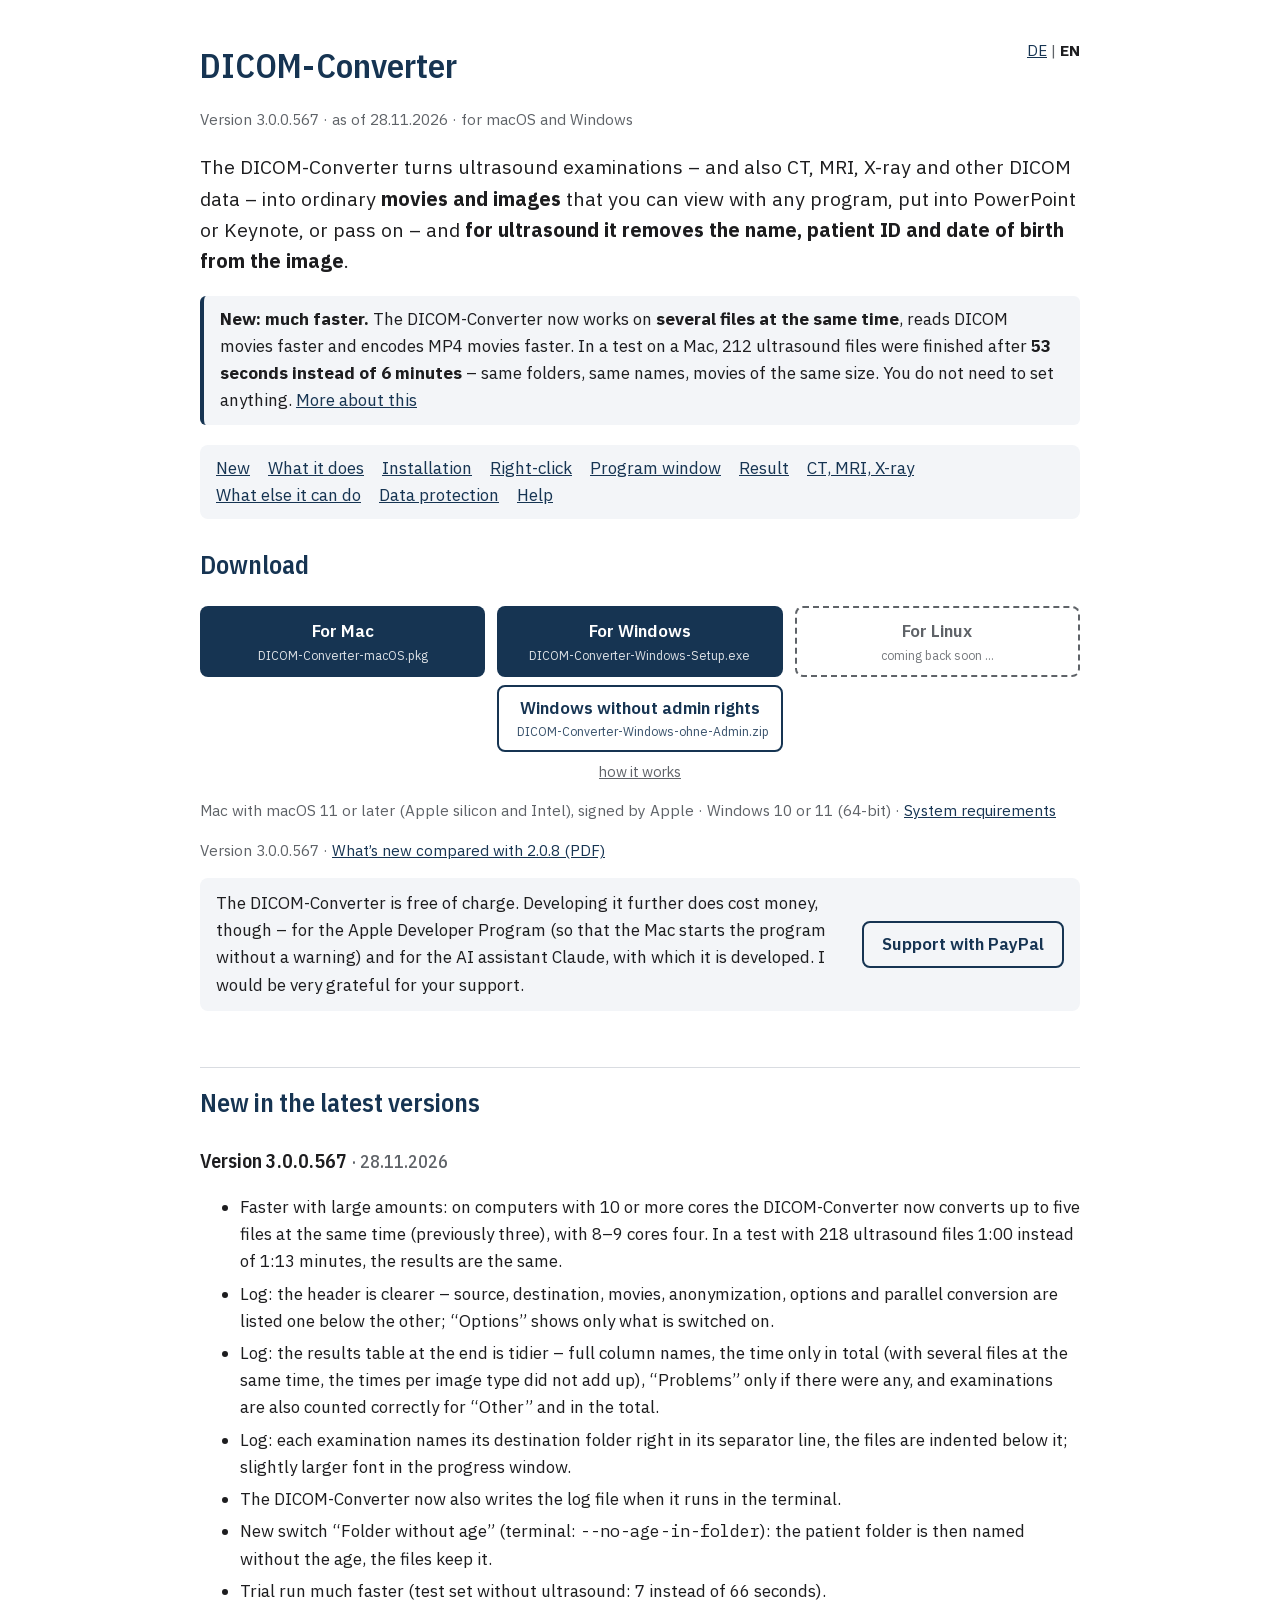
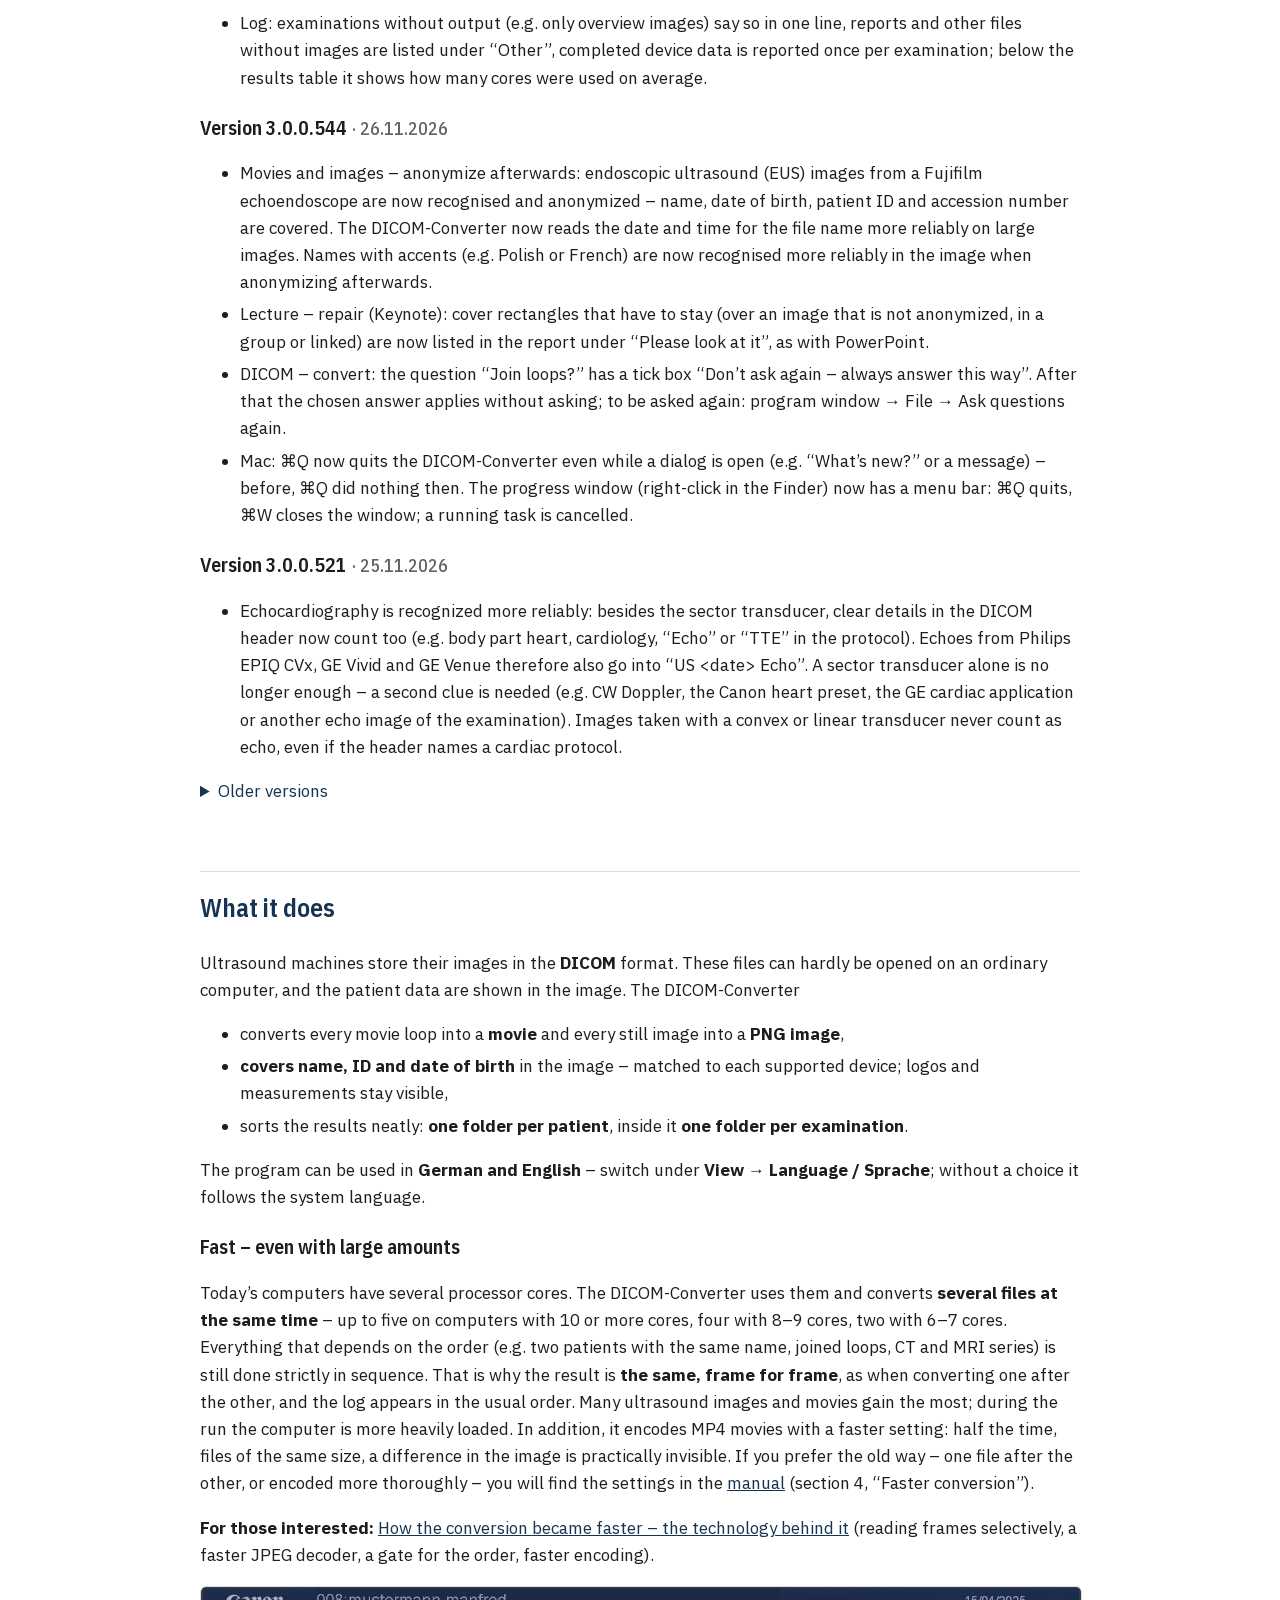
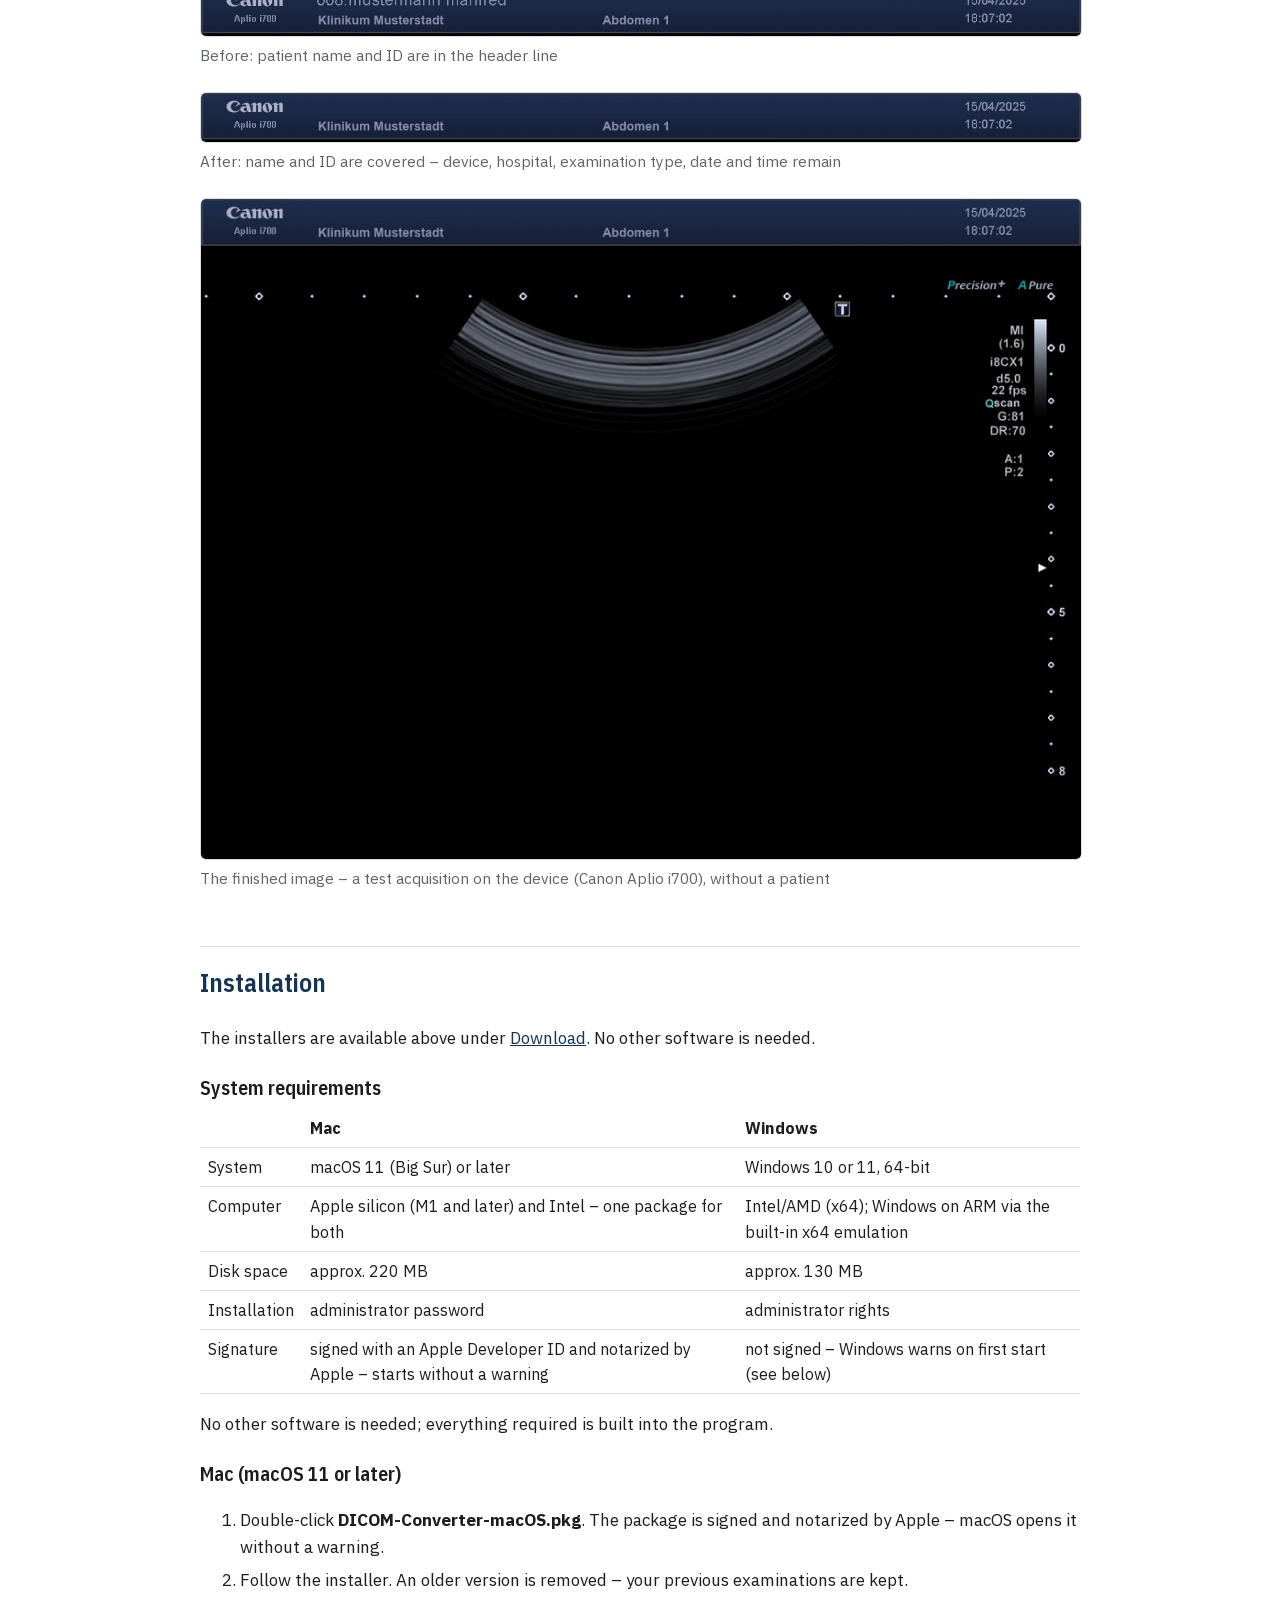
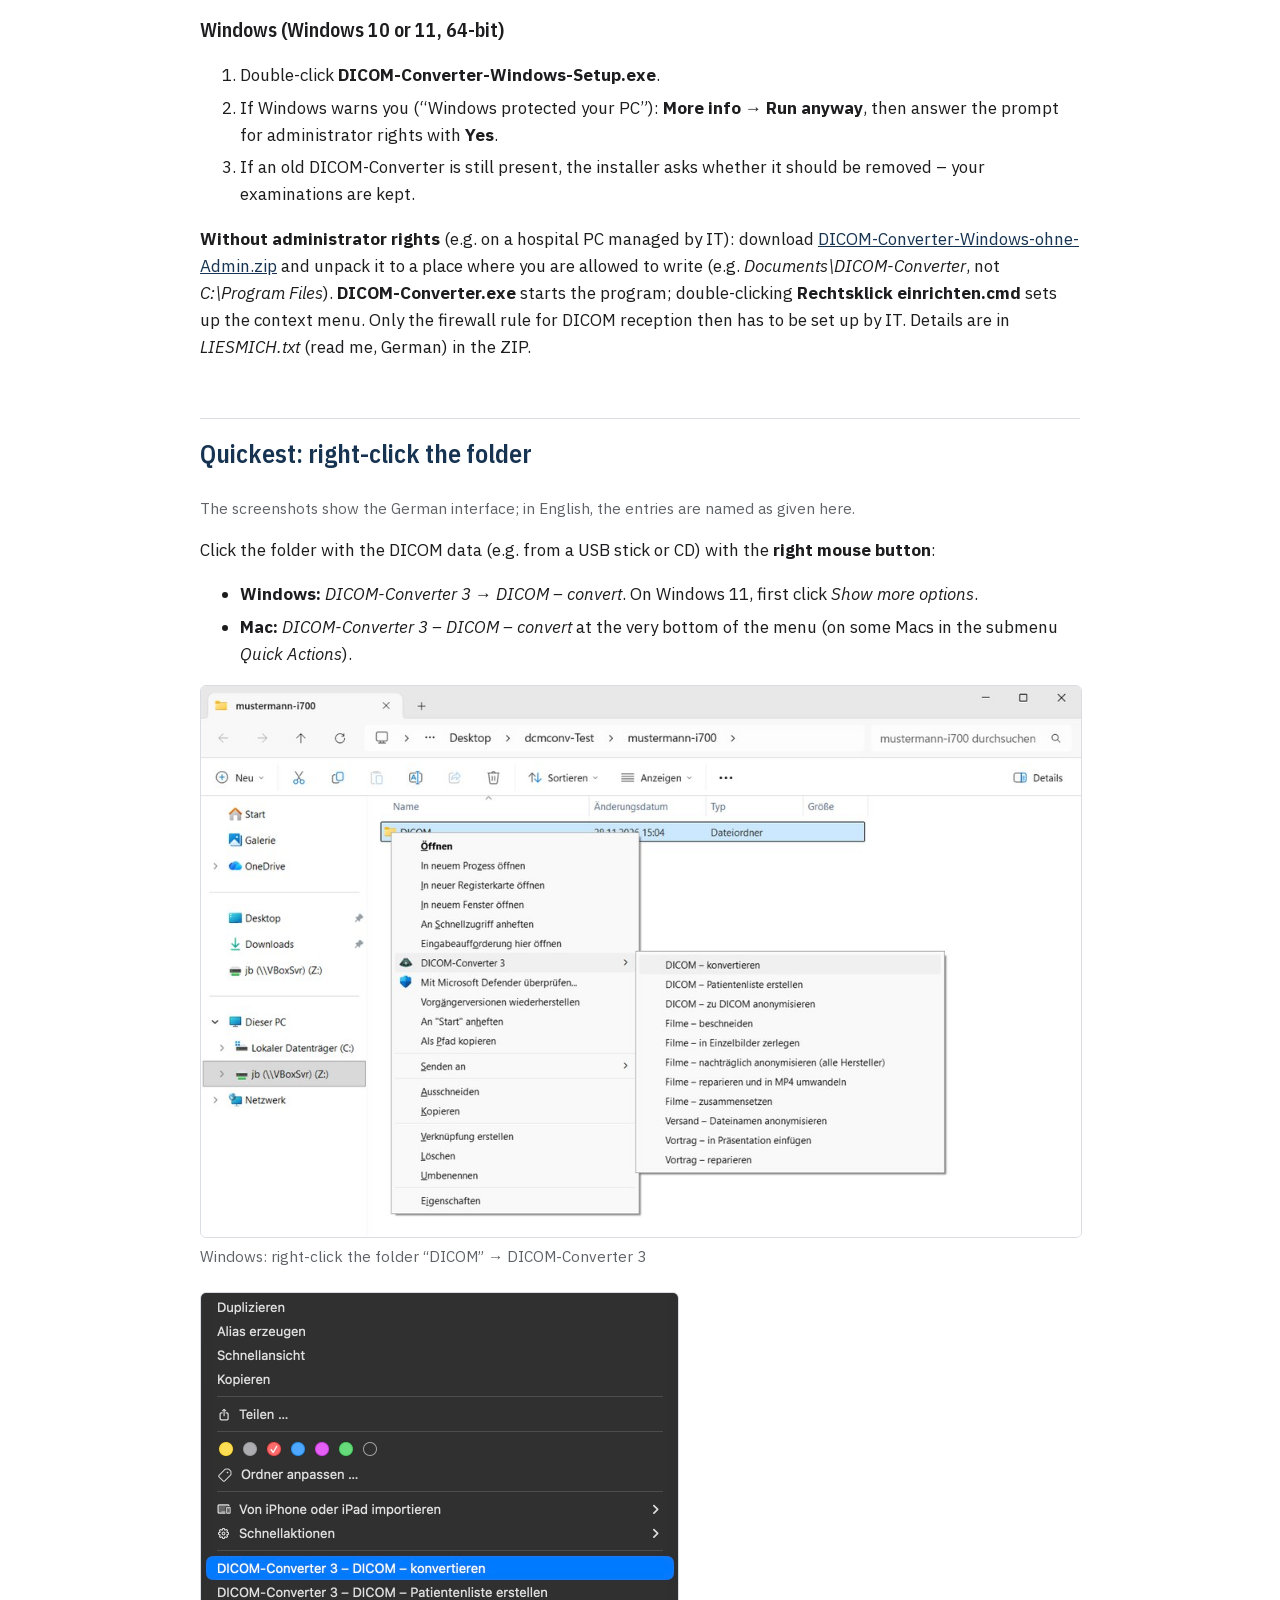
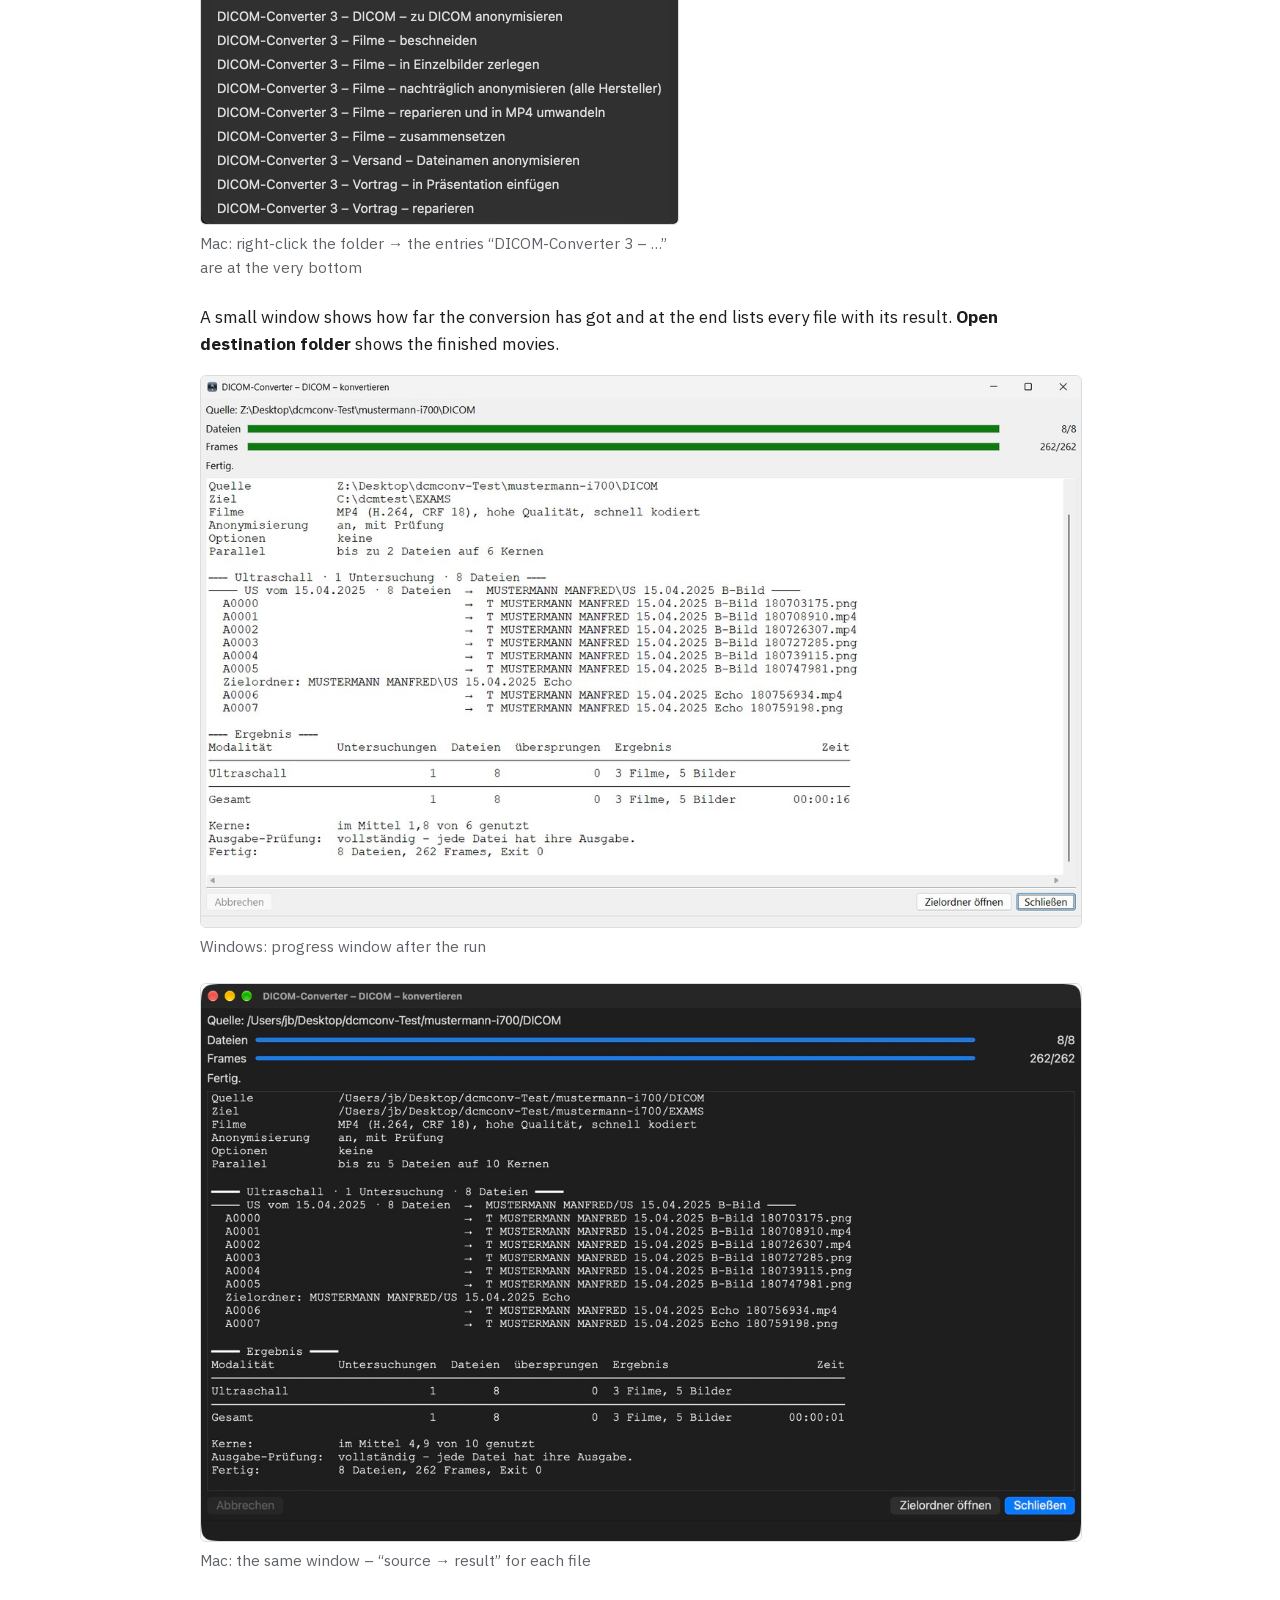
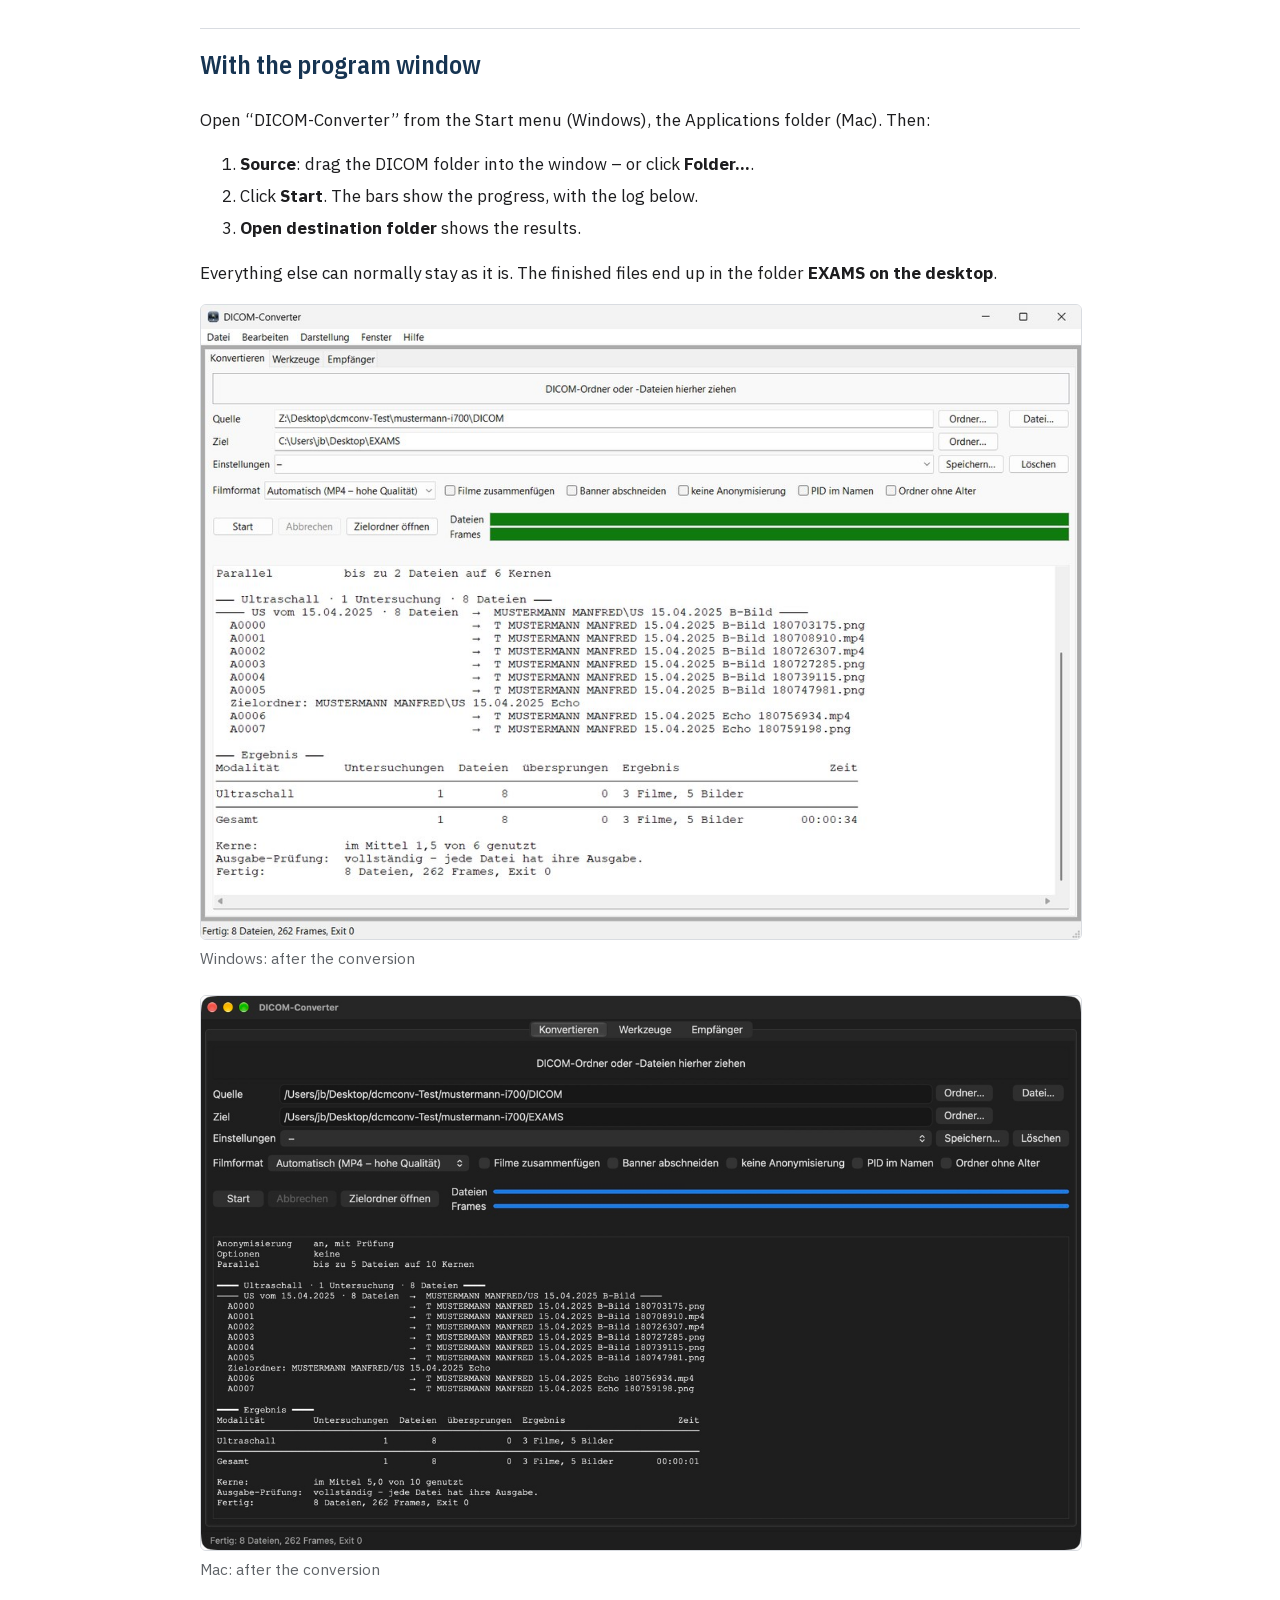
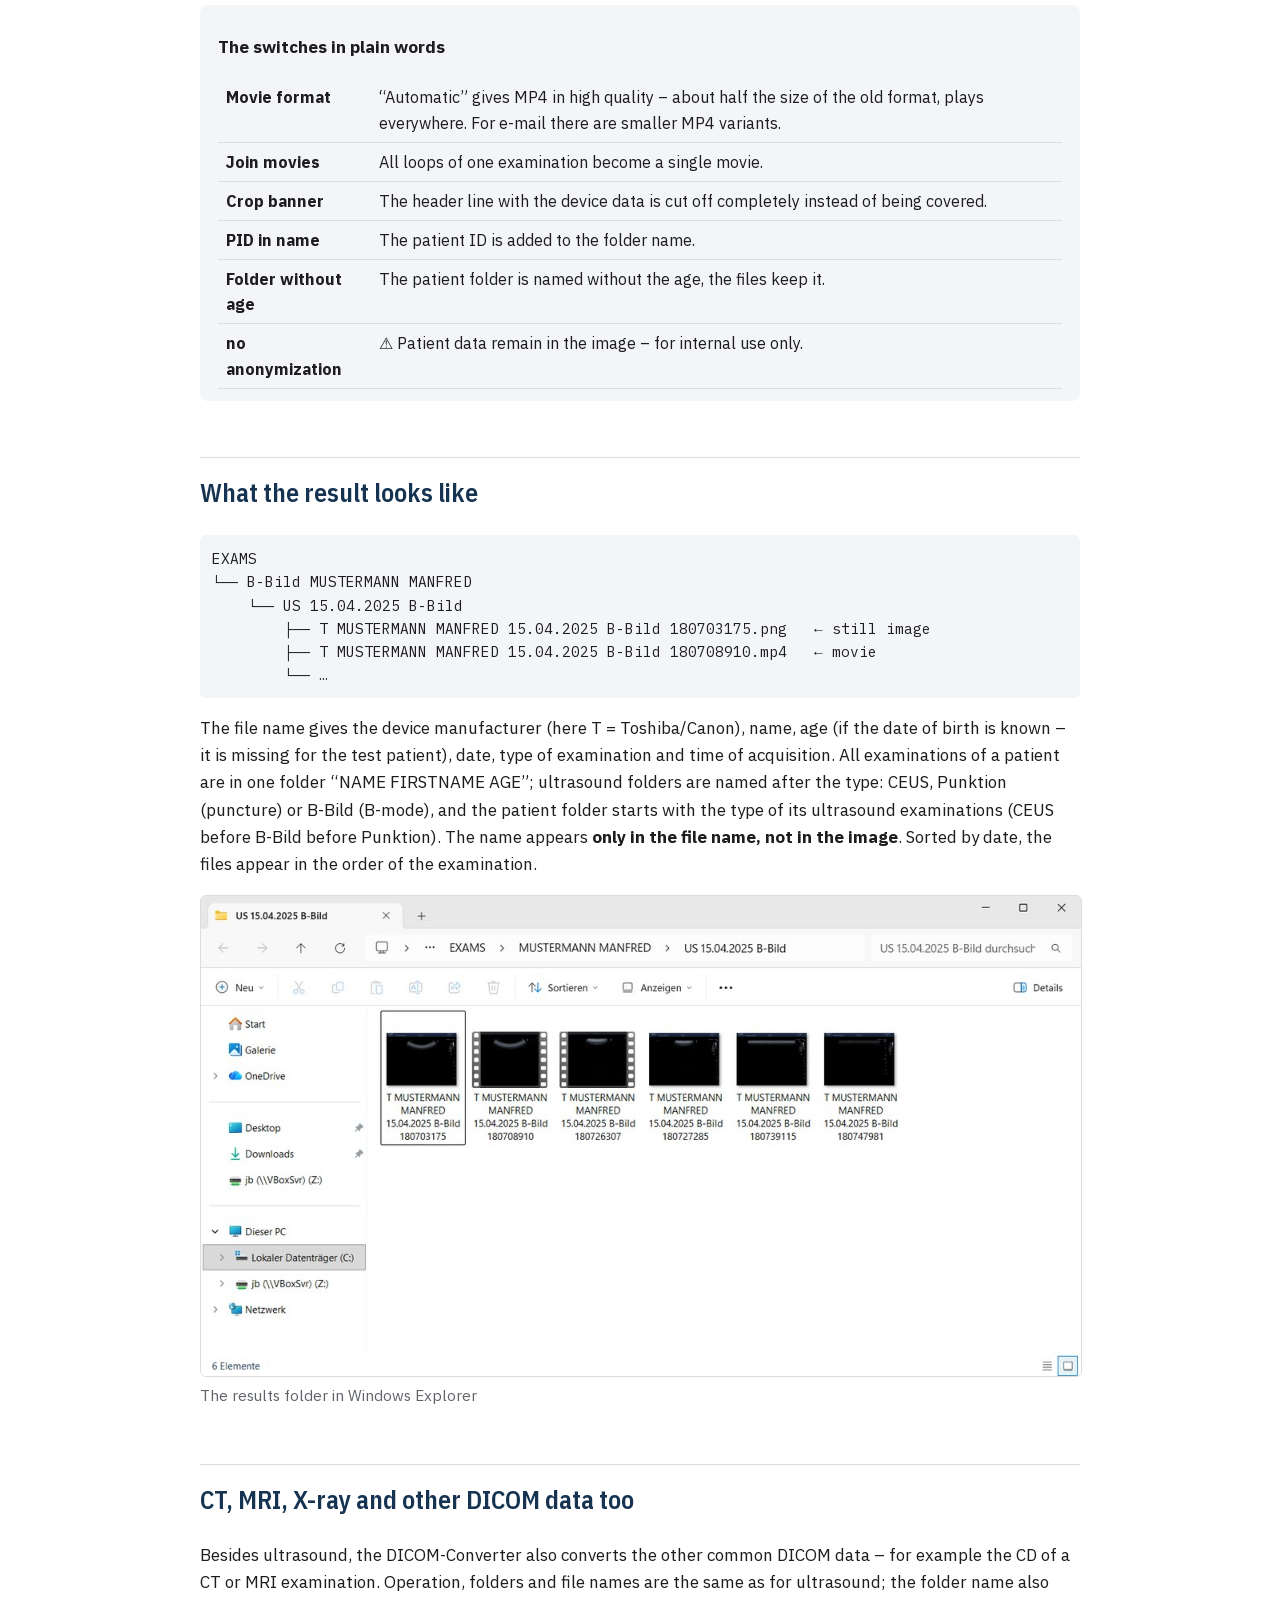
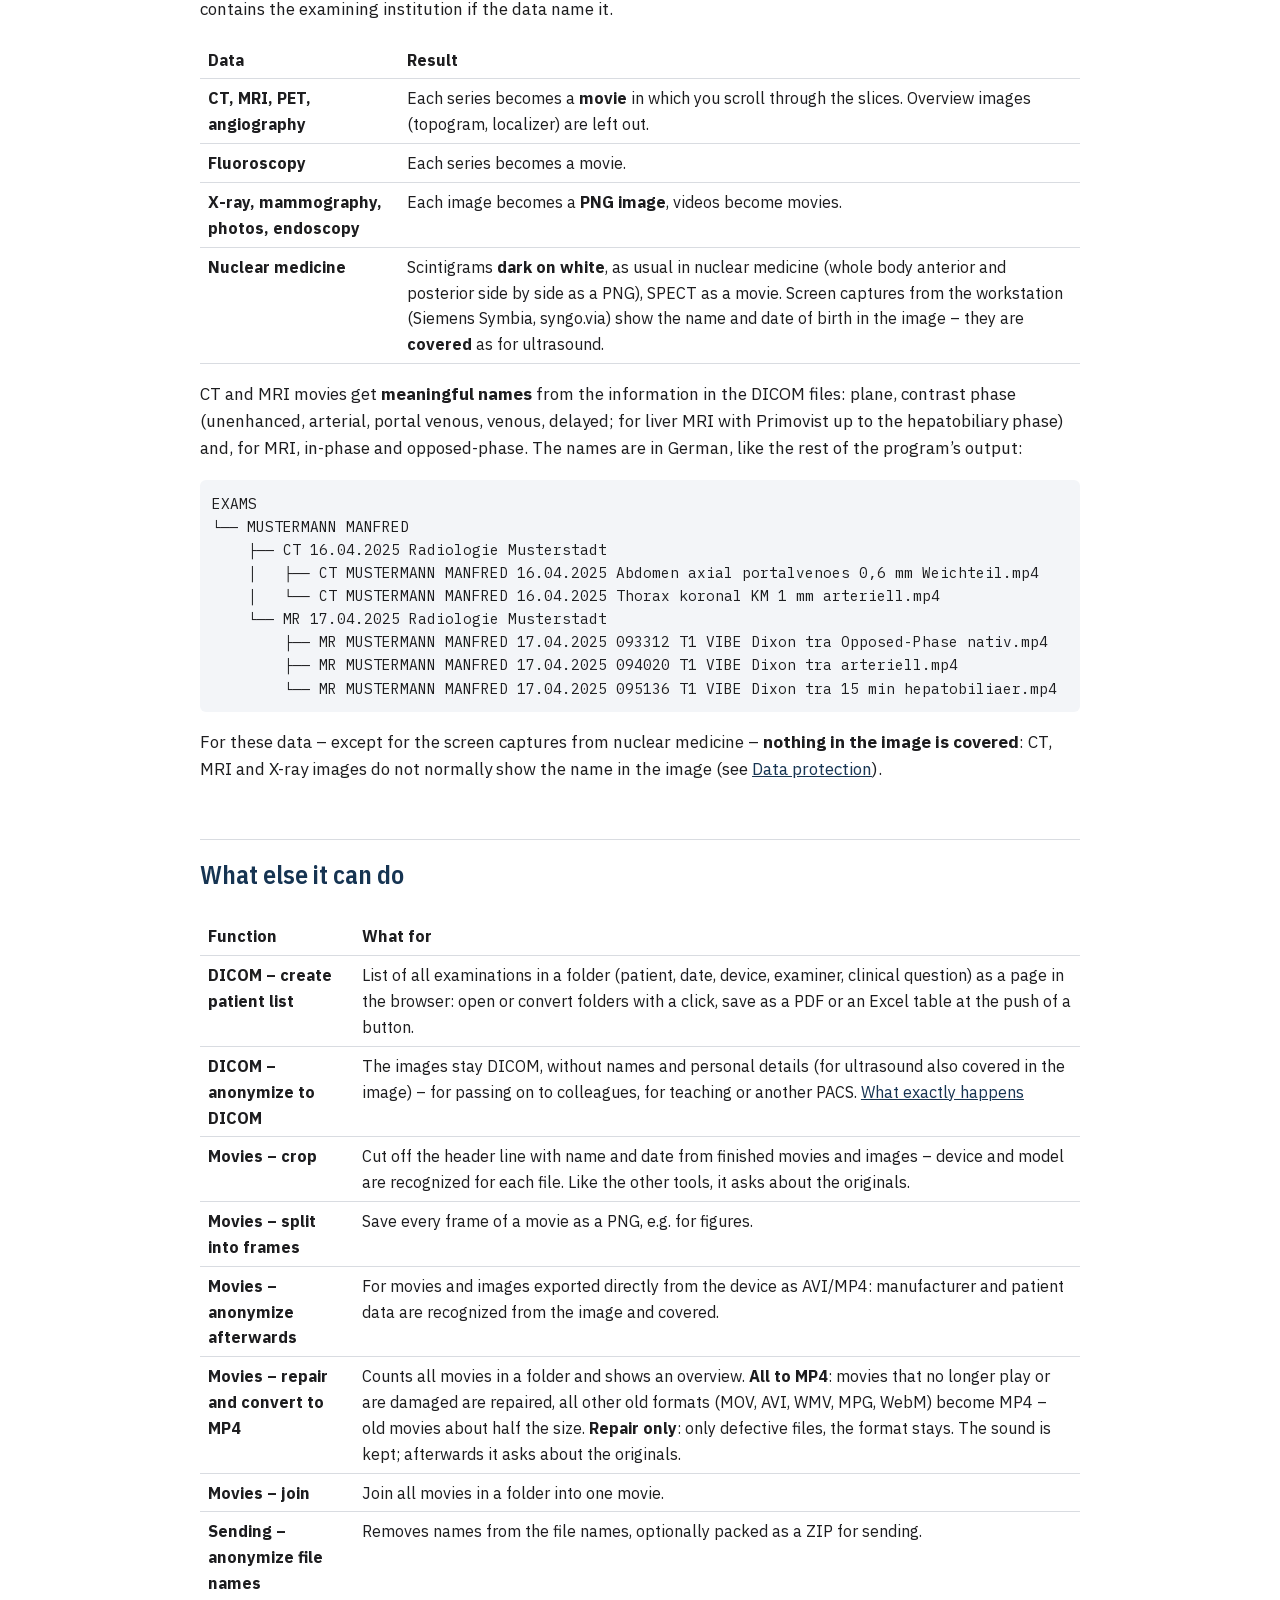
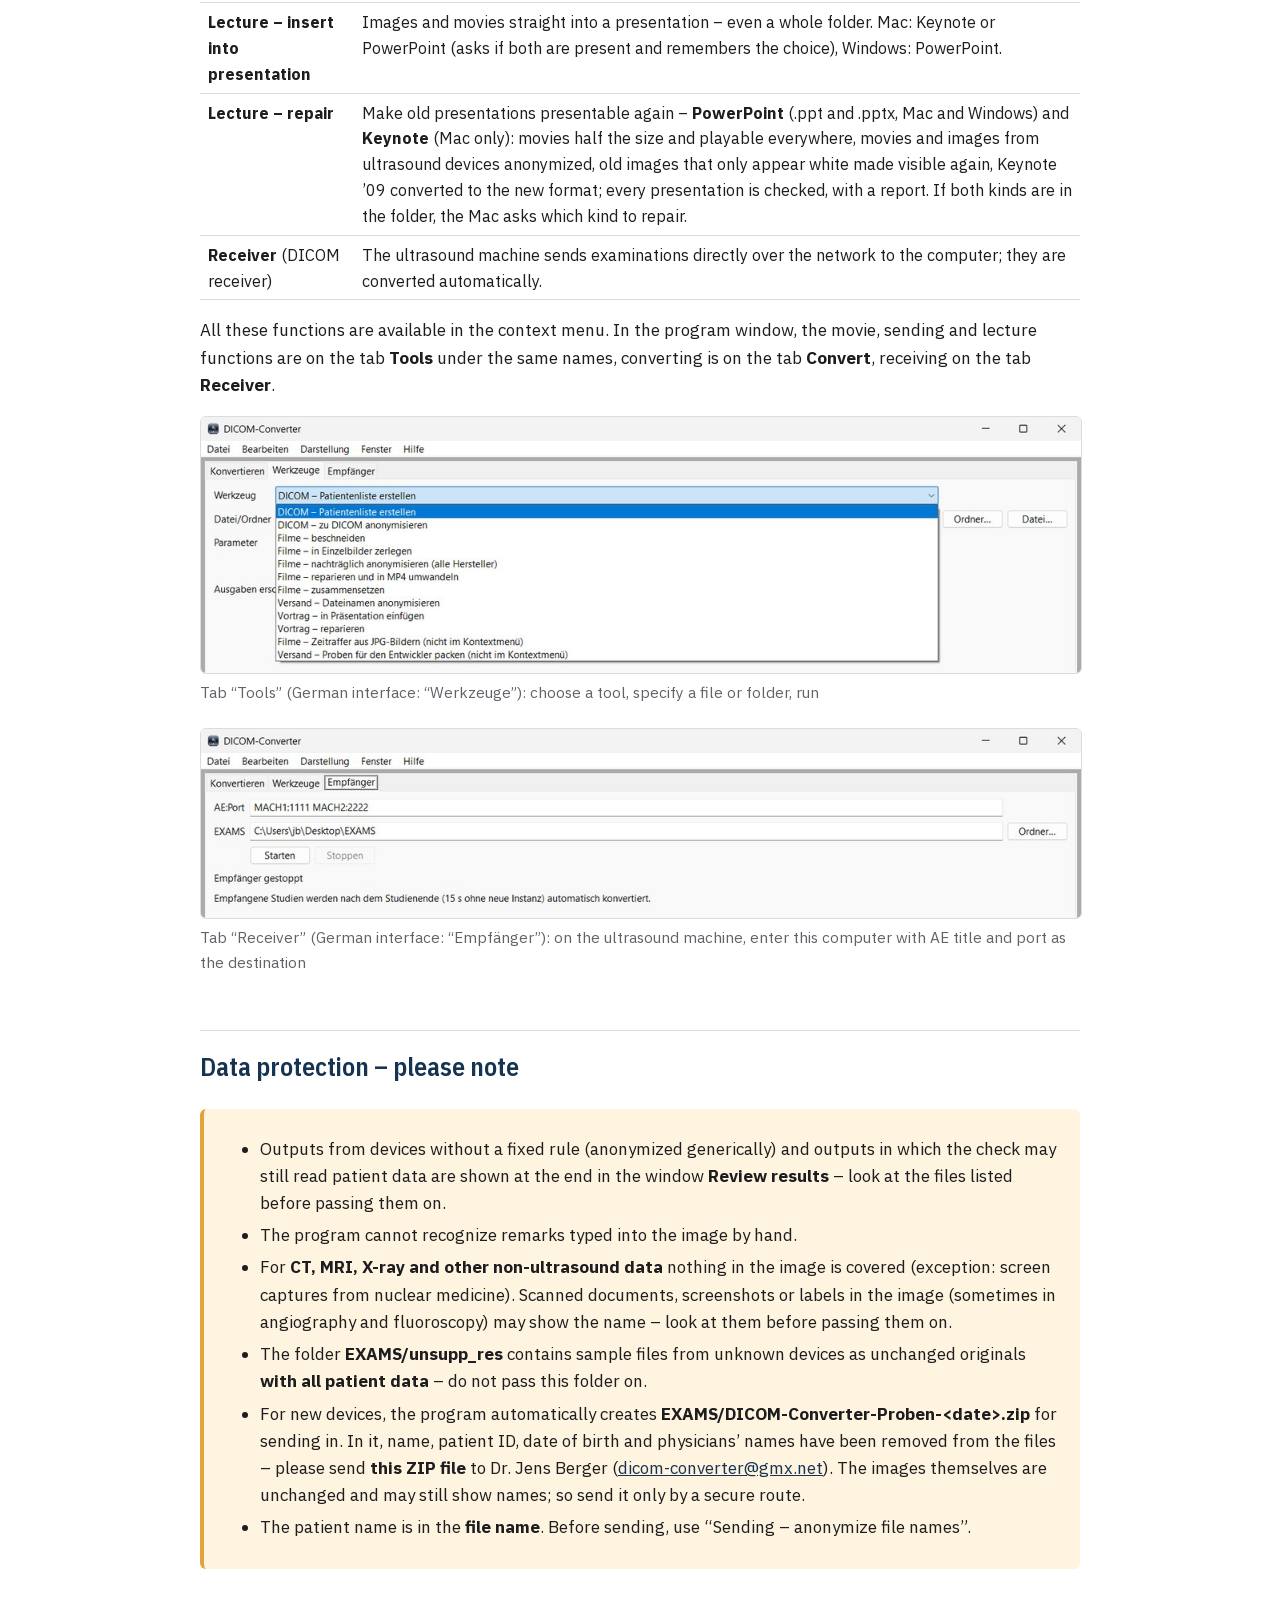
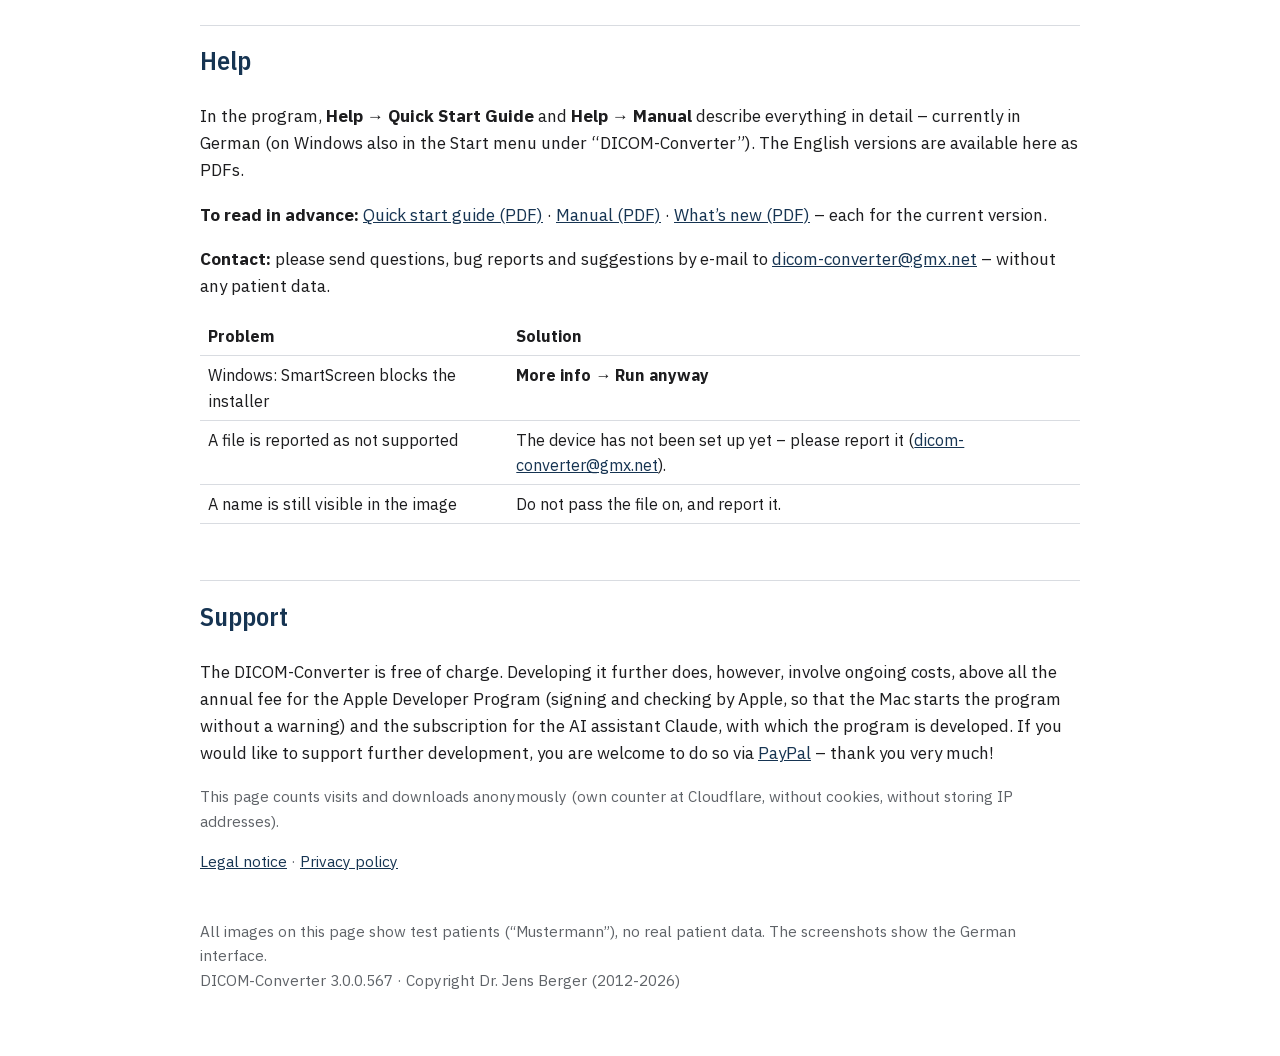
<file: en/index.html>
<!doctype html>
<html lang="en">
<head>
<meta charset="utf-8">
<meta name="viewport" content="width=device-width, initial-scale=1">
<title>DICOM-Converter</title>
<link rel="stylesheet" href="../fonts/plex.css">
<link rel="alternate" hreflang="de" href="../"><link rel="alternate" hreflang="en" href="./">
<style>
  :root { --bg: #ffffff; --text: #1d1d1f; --muted: #5f6368; --line: #d9dce1; --box: #f3f5f8; --accent: #163452; --warn: #fff4e0; --warnline: #e3a33a; }
  @media (prefers-color-scheme: dark) {
    :root:not([data-theme="light"]) { --bg: #17191c; --text: #e8eaed; --muted: #a0a6ad; --line: #3a3e44; --box: #22262b; --accent: #8db8e6; --warn: #3a2f1c; --warnline: #c48a2c; }
  }
  :root[data-theme="dark"] { --bg: #17191c; --text: #e8eaed; --muted: #a0a6ad; --line: #3a3e44; --box: #22262b; --accent: #8db8e6; --warn: #3a2f1c; --warnline: #c48a2c; }
  body { margin: 0; background: var(--bg); color: var(--text); font: 17px/1.6 "IBM Plex Sans", -apple-system, "Segoe UI", Helvetica, Arial, sans-serif; }
  h1, h2, h3 { font-family: "IBM Plex Sans Condensed", "Arial Narrow", "Helvetica Neue", Arial, sans-serif; font-weight: 600; text-wrap: balance; }
  pre, code, kbd { font-family: "IBM Plex Mono", ui-monospace, "SF Mono", Menlo, Consolas, monospace; }
  main { max-width: 880px; margin: 0 auto; padding: 24px 16px 48px; }
  h1 { color: var(--accent); font-size: 2em; margin: 0.4em 0 0.1em; }
  h2 { color: var(--accent); margin-top: 2.2em; padding-top: 0.6em; border-top: 1px solid var(--line); }
  h3 { margin-bottom: 0.3em; }
  .lead { font-size: 1.15em; }
  .muted { color: var(--muted); font-size: 0.9em; }
  nav { background: var(--box); border-radius: 8px; padding: 10px 16px; margin: 20px 0; }
  nav a { margin-right: 14px; white-space: nowrap; }
  a { color: var(--accent); }
  figure { margin: 16px 0 24px; }
  figure img { display: block; width: 100%; height: auto; border: 1px solid var(--line); border-radius: 6px; }
  figcaption { color: var(--muted); font-size: 0.9em; margin-top: 6px; }
  .pair { display: grid; grid-template-columns: 1fr 1fr; gap: 14px; }
  @media (max-width: 640px) { .pair { grid-template-columns: 1fr; } }
  .box { background: var(--box); border-radius: 8px; padding: 12px 18px; }
  .warn { background: var(--warn); border-left: 4px solid var(--warnline); border-radius: 6px; padding: 10px 16px; }
  ol li, ul li { margin: 0.3em 0; }
  pre { background: var(--box); border-radius: 6px; padding: 12px; overflow-x: auto; font-size: 0.85em; }
  table { border-collapse: collapse; width: 100%; font-size: 0.95em; }
  td, th { border-bottom: 1px solid var(--line); padding: 6px 8px; text-align: left; vertical-align: top; }
  kbd { border: 1px solid var(--line); border-radius: 4px; padding: 0 5px; font-size: 0.9em; background: var(--box); }
  .downloads { display: grid; grid-template-columns: repeat(auto-fit, minmax(13em, 1fr)); gap: 12px; align-items: start; margin: 16px 0 8px; }
  .button { display: inline-block; background: var(--accent); color: var(--bg); text-decoration: none; font-weight: 600; border-radius: 8px; padding: 12px 20px; }
  .button small { display: block; font-weight: 400; font-size: 0.8em; opacity: 0.85; }
  .downloads > * { box-sizing: border-box; min-width: 0; }
  .downloads .button { padding-left: 10px; padding-right: 10px; text-align: center; }
  .downloads .button small { font-size: 0.72em; white-space: nowrap; }
  .dl-col { display: flex; flex-direction: column; gap: 8px; }
  .dl-col .button.secondary { white-space: normal; text-align: center; }
  .dl-how { font-size: 0.85em; text-align: center; }
  .button.soon { background: transparent; color: var(--muted); border: 2px dashed var(--muted); padding: 10px 18px; cursor: default; }
  .button.secondary { background: transparent; color: var(--accent); border: 2px solid var(--accent); padding: 8px 18px; white-space: nowrap; }
  .support { display: flex; flex-wrap: wrap; align-items: center; gap: 12px 20px; background: var(--box); border-radius: 8px; padding: 12px 16px; margin: 14px 0 4px; }
  .support span { flex: 1 1 320px; }
  #neu + h3 { margin-top: 0.6em; }
  h3 .muted { font-weight: 400; }
  details summary { cursor: pointer; color: var(--accent); margin: 0.6em 0; }
  .hinweis { background: var(--box); border-left: 4px solid var(--accent); border-radius: 6px; padding: 10px 16px; margin: 16px 0; }
  .sprache { float: right; margin: 0.9em 0 0 1em; font-size: 0.9em; color: var(--muted); }
  .sprache b { color: var(--text); }
</style>
<!-- eigener Zähler (Cloudflare, ohne Cookies, ohne Speicherung von IP-Adressen): Aufruf und Klicks auf Knöpfe mit data-klick -->
<script>(function(){var u="https://dicom-converter-zaehler.jensberger-dev.workers.dev/hit";function s(k){try{navigator.sendBeacon(u,new Blob([JSON.stringify({k:k,p:location.pathname,r:document.referrer})],{type:"text/plain"}))}catch(e){}}
s("view");document.addEventListener("click",function(e){var a=e.target.closest&&e.target.closest("[data-klick]");if(a)s(a.getAttribute("data-klick"))},true)})();</script>
</head>
<body>
<main>

<p class="sprache"><a href="../" hreflang="de" lang="de">DE</a> | <b>EN</b></p>
<h1>DICOM-Converter</h1>
<p class="muted">Version 3.0.0.567 · as of 28.11.2026 · for macOS and Windows</p>

<p class="lead">The DICOM-Converter turns ultrasound examinations – and also CT, MRI, X-ray and other DICOM data – into
ordinary <b>movies and images</b> that you can view with any program, put into PowerPoint or Keynote, or pass on –
and <b>for ultrasound it removes the name, patient ID and date of birth from the image</b>.</p>

<p class="hinweis"><b>New: much faster.</b> The DICOM-Converter now works on <b>several files at the same time</b>,
reads DICOM movies faster and encodes MP4 movies faster. In a test on a Mac, 212 ultrasound files were finished after
<b>53 seconds instead of 6 minutes</b> – same folders, same names, movies of the same size.
You do not need to set anything. <a href="#schneller">More about this</a></p>

<nav>
  <a href="#neu">New</a>
  <a href="#was">What it does</a>
  <a href="#installieren">Installation</a>
  <a href="#rechtsklick">Right-click</a>
  <a href="#fenster">Program window</a>
  <a href="#ergebnis">Result</a>
  <a href="#andere">CT, MRI, X-ray</a>
  <a href="#mehr">What else it can do</a>
  <a href="#datenschutz">Data protection</a>
  <a href="#hilfe">Help</a>
</nav>


<h2 id="download" style="border-top:0; margin-top:1em; padding-top:0">Download</h2>
<div class="downloads">
  <a class="button" href="https://github.com/jensberger-dev/dicom-converter/releases/latest/download/DICOM-Converter-macOS.pkg" data-klick="download-macos">For Mac<small>DICOM-Converter-macOS.pkg</small></a>
  <div class="dl-col">
    <a class="button" href="https://github.com/jensberger-dev/dicom-converter/releases/latest/download/DICOM-Converter-Windows-Setup.exe" data-klick="download-windows">For Windows<small>DICOM-Converter-Windows-Setup.exe</small></a>
    <a class="button secondary" href="https://github.com/jensberger-dev/dicom-converter/releases/latest/download/DICOM-Converter-Windows-ohne-Admin.zip" data-klick="download-windows">Windows without admin rights<small>DICOM-Converter-Windows-ohne-Admin.zip</small></a>
    <a class="muted dl-how" href="#windows-zip">how it works</a>
  </div>
    <span class="button soon" aria-disabled="true">For Linux<small>coming back soon …</small></span>
</div>
<p class="muted">Mac with macOS 11 or later (Apple silicon and Intel), signed by Apple · Windows 10 or 11 (64-bit) · <a href="#voraussetzungen">System requirements</a></p>
<p class="muted">Version 3.0.0.567 · <a href="https://github.com/jensberger-dev/dicom-converter/releases/latest/download/DICOM-Converter-Whats-New.pdf" data-klick="download-neuerungen">What’s new compared with 2.0.8 (PDF)</a></p>
<div class="support">
  <span>The DICOM-Converter is free of charge. Developing it further does cost money, though – for the Apple Developer Program (so that the Mac starts the program without a warning) and for the AI assistant Claude, with which it is developed. I would be very grateful for your support.</span>
  <a class="button secondary" href="https://www.paypal.com/paypalme/DicomConverter" data-klick="paypal">Support with PayPal</a>
</div>


<h2 id="neu">New in the latest versions</h2>
<h3>Version 3.0.0.567 <span class="muted">· 28.11.2026</span></h3>
<ul>
  <li>Faster with large amounts: on computers with 10 or more cores the DICOM-Converter now converts up to five files at the same time (previously three), with 8–9 cores four. In a test with 218 ultrasound files 1:00 instead of 1:13 minutes, the results are the same.</li>
  <li>Log: the header is clearer – source, destination, movies, anonymization, options and parallel conversion are listed one below the other; “Options” shows only what is switched on.</li>
  <li>Log: the results table at the end is tidier – full column names, the time only in total (with several files at the same time, the times per image type did not add up), “Problems” only if there were any, and examinations are also counted correctly for “Other” and in the total.</li>
  <li>Log: each examination names its destination folder right in its separator line, the files are indented below it; slightly larger font in the progress window.</li>
  <li>The DICOM-Converter now also writes the log file when it runs in the terminal.</li>
  <li>New switch “Folder without age” (terminal: <code>--no-age-in-folder</code>): the patient folder is then named without the age, the files keep it.</li>
  <li>Trial run much faster (test set without ultrasound: 7 instead of 66 seconds).</li>
  <li>Log: examinations without output (e.g. only overview images) say so in one line, reports and other files without images are listed under “Other”, completed device data is reported once per examination; below the results table it shows how many cores were used on average.</li>
</ul>
<h3>Version 3.0.0.544 <span class="muted">· 26.11.2026</span></h3>
<ul>
  <li>Movies and images – anonymize afterwards: endoscopic ultrasound (EUS) images from a Fujifilm echoendoscope are now recognised and anonymized – name, date of birth, patient ID and accession number are covered. The DICOM-Converter now reads the date and time for the file name more reliably on large images. Names with accents (e.g. Polish or French) are now recognised more reliably in the image when anonymizing afterwards.</li>
  <li>Lecture – repair (Keynote): cover rectangles that have to stay (over an image that is not anonymized, in a group or linked) are now listed in the report under “Please look at it”, as with PowerPoint.</li>
  <li>DICOM – convert: the question “Join loops?” has a tick box “Don’t ask again – always answer this way”. After that the chosen answer applies without asking; to be asked again: program window → File → Ask questions again.</li>
  <li>Mac: ⌘Q now quits the DICOM-Converter even while a dialog is open (e.g. “What’s new?” or a message) – before, ⌘Q did nothing then. The progress window (right-click in the Finder) now has a menu bar: ⌘Q quits, ⌘W closes the window; a running task is cancelled.</li>
</ul>
<h3>Version 3.0.0.521 <span class="muted">· 25.11.2026</span></h3>
<ul>
  <li>Echocardiography is recognized more reliably: besides the sector transducer, clear details in the DICOM header now count too (e.g. body part heart, cardiology, “Echo” or “TTE” in the protocol). Echoes from Philips EPIQ CVx, GE Vivid and GE Venue therefore also go into “US &lt;date&gt; Echo”. A sector transducer alone is no longer enough – a second clue is needed (e.g. CW Doppler, the Canon heart preset, the GE cardiac application or another echo image of the examination). Images taken with a convex or linear transducer never count as echo, even if the header names a cardiac protocol.</li>
</ul>
<details><summary>Older versions</summary>
<h3>Version 3.0.0.513 <span class="muted">· 23.11.2026</span></h3>
<ul>
  <li>Movies – repair and convert to MP4: the question about anonymizing now comes first; with “Also anonymize” only one window with overview and originals follows. Only “our” MP4 (H.264) counts as finished – HEVC movies (e.g. from an iPhone) are converted too, so that they play everywhere.</li>
  <li>Rewritten movies carry a note under “Copyright” in the Finder saying what the DICOM-Converter did (repaired, converted, repackaged, anonymized, cropped). Movies that are already anonymized are recognised by it and not processed again.</li>
  <li>The Finder information “Where from” (download address, often with the old file name) is no longer copied to the new file by any tool.</li>
</ul>
<h3>Version 3.0.0.511 <span class="muted">· 22.11.2026</span></h3>
<ul>
  <li>Movies – anonymize afterwards (also when repairing with “Also anonymize”): if an “… anonymisiert” file from an earlier version already lies next to a movie, it is anonymized anyway (the new one is then called “… anonymisiert 2”). Until now the program stopped there, and repairing turned these movies into new MP4 files without anonymization.</li>
  <li>Movies – repair and convert to MP4 with “Also anonymize”: if a file cannot be anonymized, nothing is converted and the program says so; movies whose manufacturer was not recognised are listed for checking.</li>
  <li>Anonymize afterwards, file name from the image: first names with “Il” (e.g. Ilse) are no longer read as “H…”, torn first names are put back together, and the age is no longer missing when examination date and date of birth are on the same header line (GE).</li>
  <li>Lecture – insert into presentation: the presenter notes now get the case folder (the descriptive folder above the file, usually two levels up) instead of the file name; adjustable under “Notes” (case folder, file name, both, no). Several images of one case on a slide name it only once.</li>
</ul>
<h3>Version 3.0.0.504 <span class="muted">· 22.11.2026</span></h3>
<ul>
  <li>Lecture – insert into presentation: what was asked at every insert (Keynote or PowerPoint, theme, slide layout) can now be set permanently – in a text file with explanations, opened in the program window under File → “Settings for inserting into presentations …”. New for PowerPoint: border around images and movies (colour, width, line), shadow, strength of the reflection, fade-in, and for movies start (immediately or on click), loop or once, rewind, hide and (on Windows) sound. For Keynote: strength of the reflection, repeat (loop or back and forth) and volume. If you set nothing, nothing changes.</li>
  <li>Keynote: inserted movies now play in a normal loop instead of forwards and then backwards (adjustable).</li>
  <li>Movies – repair and convert to MP4: an additional question offers to anonymize the movies afterwards in the same step (like “Movies – anonymize afterwards”, with the same choice for the originals). If there is nothing to repair, you can anonymize on its own instead.</li>
  <li>GE LOGIQ (960×540 movies from lectures): movies in dual view (B-mode and contrast side by side) are now recognised when anonymizing afterwards; until now they stayed unchanged. The cover over the name is black for all 960×540 movies and leaves the probe text next to it free.</li>
  <li>PowerPoint on the Mac: inserted movies now really start by themselves as soon as the slide appears. Until now they waited for a click.</li>
</ul>
<h3>Version 3.0.0.501 <span class="muted">· 21.11.2026</span></h3>
<ul>
  <li>Finder tags (B-Bild, CEUS, …) are kept when images or movies are edited in place (anonymize afterwards, remove cine bar, crop, repair). Until now they were lost.</li>
  <li>Presentation – repair: ultrasound images that were inserted into PowerPoint scaled down or squashed are now recognized and anonymized; squashed images are shown in the right aspect ratio again. Cover rectangles that stick out beyond the image edge or are animated are removed as well. If a cover rectangle stays because the image below could not be anonymized, the report names the slide.</li>
  <li>Vortrag – in Präsentation einfügen (insert into presentation): with several files a small grid asks how many images or movies should go on one slide – mark e.g. 1 × 2 (side by side), 2 × 2 or 3 × 4 fields with the mouse and click. The images are placed row by row, each fitted into its field. Keynote and PowerPoint, Mac and Windows.</li>
  <li>Installation on the Mac: the steps on the left of the installer window are easy to read again (lighter background, own version for dark mode); the contact shown there is dicom-converter@gmx.net.</li>
  <li>GE LOGIQ (movies and images 960×540 from presentations): with linear probes a thin grey line stayed left of the image below the covered header line. It no longer appears.</li>
</ul>
<h3>Version 3.0.0.480 <span class="muted">· 20.11.2026</span></h3>
<ul>
  <li>New in the terminal: <code>thick-movies</code> averages finished CT movies with thin slices into 3 mm slices afterwards (thickness from the file name, the original is deleted after a checked conversion); <code>cine-bars</code> removes the cine bar from finished, cropped Canon still images without changing the rest of the image. Both in the terminal only.</li>
  <li>Echocardiography: recordings with a sector transducer are now named “Echo” and go into a folder of their own, “US &lt;date&gt; Echo”. Until now an echo with a low MI was taken for CEUS and pulled the whole examination of that day into the CEUS folder. When joining movies, the echo stays a movie of its own.</li>
  <li>CT: thin slices (e.g. 0.6 mm) are now combined into 3 mm slices, as the CT and PACS viewers do. The slices overlap (one every 1.2 mm) so that the movie runs smoothly; the movies are calmer and smaller; the file name shows the new thickness. Coronal and sagittal series stay unchanged. In the terminal: another thickness with <code>--thick-slices 5</code>, off with <code>--thick-slices 0</code>.</li>
  <li>Patient folders are named after the patient only again, without “CEUS”, “B-Bild” or “Punktion” in front. Existing folders with a prefix are still used and not renamed. If you want the prefix: <code>convert --type-prefix</code> in the terminal.</li>
  <li>Windows: the links in the patient list (open folder and “convert”) now work – previously the program reported that the folder no longer exists.</li>
  <li>GE LOGIQ E10: images in 1285x960 and 1530x960 (for example in presentations) are now anonymized – name, ID and user initials are covered.</li>
  <li>GE images and movies in 960x720, 960x540 and 1552x873 are now also recognized by their logo. Before, some stayed unchanged when text recognition could not read the lettering (for example in “Repair presentation”).</li>
  <li>Canon Aplio (i series, a, a450, flex and others): in still images the cine bar with the frame number at the bottom (“# 117”) disappears, in dual view both; movies have none. This also applies to “Movies – anonymize afterwards” – for exports in full image size and for images already cropped, if the bar is exactly in its place. With the output format DICOM the image stays unchanged as before.</li>
  <li>GE LOGIQ E9: image sections in 1018x685 (for example in presentations) are now anonymized.</li>
  <li>Endoscopy: name, patient ID and date of birth at the bottom left of the image are now covered (Fujifilm VP-7000, MESO iBox); sex, age, institution and date remain; also in endoscopy videos. Images and videos from other endoscopy devices are not converted for now – previously they ended up in the output with the name in the image.</li>
  <li>Lecture – repair: cover rectangles over an anonymized image or movie are now also removed when text recognition covered something in addition; the “please look” note in the report stays.</li>
</ul>
<h3>Version 3.0.0.442 <span class="muted">· 17.11.2026</span></h3>
<ul>
  <li>Lecture – repair: cover rectangles placed over the header by hand are removed as soon as the movie or image below is safely anonymized (Keynote and PowerPoint). The report names the slides; animated rectangles stay.</li>
  <li>GE LOGIQ, movies in 960x540 (export for lectures): the examiner initials before the name are now covered too.</li>
  <li>GE LOGIQ: screenshots with the overview of patient data (Secondary Capture, 1024/800 wide) are deliberately not converted – until now they went into the output without masks.</li>
  <li>Canon/Toshiba Aplio i800: screenshots of the patient list (1920x1080) are deliberately not converted – the log gives the reason, no sample is stored any more.</li>
  <li>Patient list: now a page in the browser, sorted by examination date. Clicking the folder opens it, “convert” converts the examination (after a confirmation), plus “convert all examinations”. New: patient ID, age, time, accession number, institution, images/movies separately and whether the examination has already been converted. PDF and CSV for Excel via buttons.</li>
  <li>Repair presentation: a cover rectangle now stays as soon as it also lies on an image that was not anonymized; in Keynote only the visible part of a cropped image counts (before, a rectangle over another image could be removed).</li>
  <li>GE LOGIQ, images in 960x690 (cut at the bottom, from lectures) are now anonymized.</li>
  <li>Repair presentation (Keynote): the report lists the items to look at with the reason on each line.</li>
  <li>Lecture – repair (Keynote): MP4, M4V and 3GP movies in Keynote presentations are now also checked and anonymized – until now only MOV movies were processed.</li>
  <li>Lecture – repair: GE images in 1552x873 (and other sizes with an odd pixel count) are now anonymized – until now they stayed unchanged with “Bildgröße geändert” (image size changed).</li>
  <li>Lecture – repair: movies and images from all ultrasound manufacturers are anonymized, no longer only Philips. A recognized device without matching masks is listed in the report under “Bitte ansehen” (please look).</li>
  <li>Anonymize movies afterwards: if a mask is dropped because it would hit the clinic name, the other words below it are covered one by one (the clinic name stays). Before, the patient name stayed visible there on some Philips images (CX50, 800x600).</li>
  <li>Anonymize movies afterwards: Toshiba/Canon images with the extension .tiff or .jpeg are no longer skipped.</li>
  <li>Terminal: <code>extract-examiner</code> puts the matches into „zum Löschen“ in the source folder, like all tools.</li>
  <li>Two different images taken in the same second no longer overwrite each other: the later one is called “…-2”. Before, one of them was silently lost.</li>
  <li>New: DICOM-Converter also speaks English – program window, context menu, questions and log, plus Quick Start Guide, Manual and website. Switch under View → Language / Sprache; without a choice the language follows the system. Folder and file names stay the same.</li>
  <li>New: **Review results** – outputs from devices without a fixed rule and hits of the anonymization check appear at the end of the run in a window of their own: the header line of the first image at actual size, with a green frame around what was covered and a red frame where something may still be legible. “Hold back” moves a file into the folder “zum Löschen”, “OK” keeps it. In the program window and with the context menu; later again via File → Review results …</li>
  <li>New for your own device rules: <code>dicomconverter rules suggest</code> turns samples from a device without a rule (sample ZIP or <code>unsupp_res</code>) into a suggested rule – masks over name, date of birth and ID, cropping below the header line, plus a before/after image per device and a ready-made rule file for <code>rules.d</code>. Details in the manual, section 10.</li>
</ul>
<h3>Version 3.0.0.403 <span class="muted">· 15.11.2026</span></h3>
<ul>
  <li>New: at startup the DICOM-Converter tells you when there is a new version, briefly shows what is new and, if you wish, installs it right away by itself – on the Mac after the administrator password, on Windows after the prompt for administrator rights; it then restarts. The check can be switched off under Hilfe (Help); “Nach neuer Version suchen …” (check for a new version) checks by hand at any time. Only visible from the next version on – this one is still available on the website as usual.</li>
  <li>Anonymization is now always checked: every finished image and every movie is searched for name, patient ID and date of birth by text recognition, and hits are reported at the end. The switch “Anonymisierung prüfen” (check anonymization) is gone. The check covers the header line, where the devices show this information – in the test with 212 ultrasound files the conversion took 70 instead of 50 seconds (the previous check of the whole image: almost 3 minutes).</li>
</ul>
<h3>Version 3.0.0.395 <span class="muted">· 12.11.2026</span></h3>
<ul>
  <li>“Vortrag – reparieren” (repair presentation) instead of “Vortrag – Keynotes reparieren” – now also for PowerPoint, on Mac and Windows: movies in old formats (MJPEG, AVI, WMV) become MP4 and play everywhere in PowerPoint, the presentation usually becomes half the size; Philips movies and images are anonymized; old images that PowerPoint only shows as a white area are visible again in old .ppt files. The result is called “… (repariert)”, with a report next to it. Keynote presentations (Mac only) are repaired as before. If both kinds are in the folder, the Mac asks “Keynote oder PowerPoint?” as when inserting – the choice from last time is preselected.</li>
  <li>Old Keynote and PowerPoint presentations: poster frames of old movies (Cinepak, Indeo, DivX, QuickTime Animation, H.264) are visible again too, and the faint notice “Zur Anzeige wird der QuickTime™ Dekompressor … benötigt” (“QuickTime™ and a … decompressor are needed to see this picture”) in the middle of the image disappears.</li>
  <li>New: nuclear medicine (NM). Scintigrams are output dark on white (whole body anterior and posterior side by side, SPECT as a movie). Screen captures from Siemens Symbia and syngo.via show name, date of birth, patient ID, referring physician and order number in the image – this is covered, also with the output format DICOM; previously NM files were skipped.</li>
</ul>
<h3>Version 3.0.0.392 <span class="muted">· 11.11.2026</span></h3>
<ul>
  <li>Fixed: if there are text files, ZIP archives or similar between the DICOM files (e.g. a read-me file), the progress window no longer shows an incomprehensible message “E: DcmElement: Unknown Tag &amp; Data …”. Such files are skipped as “keine DICOM-Datei” (not a DICOM file), as before.</li>
</ul>
<h3>Version 3.0.0.389 <span class="muted">· 11.11.2026</span></h3>
<ul>
  <li>Even faster: MP4 movies are encoded with a faster setting – same size, a difference in the image is practically invisible. In the test with 212 ultrasound files 53 seconds instead of 1½ minutes (before 3.0.0.385: 6 minutes). Thorough as before: terminal <code>--encoding thorough</code>.</li>
  <li>“Filme – reparieren und in MP4 umwandeln” (repair and convert to MP4): HEVC movies in MOV (e.g. from the iPhone) are now repackaged into MP4 without loss instead of being re-encoded – they stay the same size and keep their quality. When repackaging, movies with sound are checked frame by frame for completeness like all others before the original is cleared away.</li>
</ul>
<h3>Version 3.0.0.385 <span class="muted">· 11.11.2026</span></h3>
<ul>
  <li>Much faster: DICOM movies are read faster, and on computers with several cores several files are converted at the same time – in the test with 212 ultrasound files on a Mac with an Apple chip 1½ instead of 6 minutes. The results and the log are the same as before, frame for frame. One after the other as before: terminal <code>--jobs 1</code>.</li>
  <li>Fixed (Mac): “Vortrag – in Präsentation einfügen” (insert into presentation) aborted in the context menu since 3.0.0.364 with “Unbekanntes Token kann hier nicht verwendet werden” (unknown token cannot be used here). It now also remembers the choice Keynote/PowerPoint there, as in the program window.</li>
  <li>Windows: for PCs without administrator rights there is a ZIP version to unpack (on the website and in the release), with “Rechtsklick einrichten.cmd” for the context menu.</li>
  <li>Terminal: <code>transcode --ask</code> is now only available together with <code>--all</code>, i.e. with the same questions as “Filme – reparieren und in MP4 umwandeln”. Without questions, <code>transcode --mjpeg-only</code> still converts only the old MJPEG movies.</li>
</ul>
<h3>Version 3.0.0.373 <span class="muted">· 10.11.2026</span></h3>
<ul>
  <li>Joining movies: if an examination has only one loop, it is no longer “joined” but stays a normal movie with the time in its name. Joined movies now mention “CEUS” or “B-Bild” only once in their name.</li>
  <li>“Vortrag – in Präsentation einfügen” (insert into presentation): for a new presentation there is a short list of themes – your own themes and templates, black with white text, white and (Keynote) all other themes. The choice from last time is preselected. On Windows the list replaces the previous yes/no question.</li>
  <li>Output check: if another tool (such as “nachträglich anonymisieren”, anonymize afterwards) edits files while the conversion is still running, the check reports this as “Inzwischen verändert” (changed in the meantime) with the new version instead of as an error. If a file really is missing, it says whether the folder or only the file is missing. Double-clicking such a line shows the source file.</li>
  <li>Fewer questions: cropping, repairing, anonymizing afterwards and repairing Keynotes ask only once about the originals, together with the overview – “In ‚zum Löschen‘ aufheben” (keep in “to be deleted”) or “Originale löschen” (delete originals), the last choice is preselected. Kept originals are collected in one folder “zum Löschen” in the chosen folder. The other questions also say on their buttons what will happen (“Als ZIP packen” / “Ohne ZIP” – pack as ZIP / without ZIP).</li>
</ul>
<h3>Version 3.0.0.368 <span class="muted">· 09.11.2026</span></h3>
<ul>
  <li>Windows: in questions, longer button names such as “Zusammenfügen” (join) were cut off; the buttons now adapt to the text.</li>
</ul>
<h3>Version 3.0.0.364 <span class="muted">· 09.11.2026</span></h3>
<ul>
  <li>New: “Filme – reparieren und in MP4 umwandeln” (repair and convert to MP4) replaces “Filme – reparieren” and “Filme – in MP4 umwandeln”. An overview states what does not play, what is in older formats and what is already fine. You can choose “Alles in MP4” (everything to MP4) – now for all formats (MOV, AVI, WMV, MPG, WebM …), not only old MJPEG movies – or “Nur reparieren” (repair only), where the format stays. Movies with sound are no longer skipped; the sound is kept.</li>
  <li>New in the context menu: “Filme – beschneiden” (crop) cuts off the header line with name and date from finished movies and images, including files straight from the device. Manufacturer and model are recognized per file as when anonymizing, so that devices with the same image size but headers of different heights are cropped correctly too.</li>
  <li>“DICOM – konvertieren” (convert) itself asks whether the loops of an examination should be joined into one movie – only if an examination has several loops of the same image size. The separate entry “mit Glue” is gone.</li>
  <li>“Vortrag – in Präsentation einfügen” (insert into presentation) replaces “… in Keynote einfügen” and “… in PowerPoint einfügen”: on the Mac it asks “Keynote oder PowerPoint?” (only if both are installed), on Windows it uses PowerPoint.</li>
  <li>For “Zusammenfügen oder einzeln lassen?” (join or keep separate?) and “Keynote oder PowerPoint?” the choice from last time is preselected.</li>
  <li>Originals: all tools that replace files ask the same question – delete or keep. Kept originals are always in “zum Löschen” folders: collected in one in the chosen folder, or one per folder. An older original with the same name is never overwritten.</li>
  <li>Program window, tab “Werkzeuge” (tools): contains exactly the entries of the context menu – with the same names, in the same order and with the same questions. Anything that exists only there is listed below with “(nicht im Kontextmenü)” (not in the context menu). The tick box “Quelle löschen” (delete source) and the separate Toshiba entry are gone; “Filme – nachträglich anonymisieren” recognizes Toshiba/Canon by itself and, with the parameter “glue”, joins the loops of one day into one movie.</li>
  <li>Fixed: old QuickTime reference movies (common in old Keynote presentations) whose data file has umlauts, accents or other special characters in its name, or whose name was stored shortened by the old Mac, were not repaired (“Daten fehlen”, data missing), and the data file was converted as a movie of its own and cleared away.</li>
  <li>File names with umlauts and accents are recognized the same way everywhere, including those from older Mac disks or copied from them. A folder of your own such as “zum Lernen” is no longer treated as a deletion folder.</li>
  <li>Fixed: if Keynote could not open a presentation while repairing, the Keynote started in the background was left waiting with an invisible notice and could no longer be quit.</li>
</ul>
<h3>Version 3.0.0.345 <span class="muted">· 08.11.2026</span></h3>
<ul>
  <li>“Vortrag – Keynotes reparieren” (repair Keynotes) rescues many more old presentations – now also from Keynote 1 and 2 and Keynote ’09 presentations saved as a single file. Large presentations no longer hang; if Keynote does get stuck, the program tries a second time and otherwise continues with the next one.</li>
  <li>Images: old PICT images and drawings (e.g. charts from Excel) that stay white today appear again.</li>
  <li>Movies: formats that Keynote no longer plays (MPEG, AVI, WMV, Flash, WebM, old QuickTime movies) are converted to H.264 with sound; referenced and assembled movies are taken over completely.</li>
  <li>Fonts that do not exist on the Mac are replaced by similar ones from macOS – Keynote no longer asks.</li>
  <li>Report: anything Keynote probably will not play is listed with its slide number under “Bitte in Keynote prüfen” (please check in Keynote); missing movie parts are named with their former storage location.</li>
  <li>Bug fixed: when anonymizing Philips images, preview images of other images could be replaced. Please repair affected presentations again from the original.</li>
  <li>“Filme – reparieren” and “Filme – in MP4 umwandeln”: more old movies are converted instead of aborting, the last frame keeps its duration, amounts in MB, log entirely in German.</li>
  <li>Windows: after an update, the context menu, Start menu and shortcuts show the new icon immediately.</li>
</ul>
<h3>Version 3.0.0.314 <span class="muted">· 07.11.2026</span></h3>
<ul>
  <li>New program icon: a drawn ultrasound fan with an SMI vessel image above a film strip – clearly recognizable even at small sizes (Dock, Finder, Explorer, taskbar). The symbol in the Windows context menu is new as well.</li>
  <li>Windows: the program window “DICOM-Converter.exe” now shows the program icon in Explorer instead of colored squares.</li>
</ul>
<h3>Version 3.0.0.311 <span class="muted">· 07.11.2026</span></h3>
<ul>
  <li>Windows: the context menu now has the same entries for folders and for files as on the Mac – including “Filme – in Einzelbilder zerlegen” (split into frames) for folders and “Filme – in MP4 umwandeln” or “Versand – Dateinamen anonymisieren” (anonymize file names) for files (then for their folder).</li>
</ul>
<h3>Version 3.0.0.308 <span class="muted">· 07.11.2026</span></h3>
<ul>
  <li>Context menu reorganized: the entries start with their group – “DICOM”, “Filme” (movies), “Versand” (sending), “Vortrag” (lecture) – and have the same names in the same order on Mac and Windows, e.g. “DICOM – konvertieren”, “Filme – reparieren”, “Versand – Dateinamen anonymisieren”. “Alte Filme in MP4 umwandeln” is now called “Filme – in MP4 umwandeln (Platz sparen)”, “Alte Keynotes reparieren” is called “Vortrag – Keynotes reparieren”. The old entries disappear by themselves during the update.</li>
</ul>
<h3>Version 3.0.0.306 <span class="muted">· 06.11.2026</span></h3>
<ul>
  <li>Zonare z.one: on still images, a remnant of the patient number remained visible at the left edge – now completely covered.</li>
  <li>The examiner’s name or initials in the image header are now covered, while the examination preset (e.g. “Abdomen”) stays visible – on Canon/Toshiba Aplio and Xario as well as GE LOGIQ, also with DICOM as the output format and when anonymizing afterwards. On Canon Aplio i the mask no longer reaches into the frame below the header.</li>
  <li>Anonymizing afterwards: if the device is recognized unambiguously, exactly the same masks apply as when converting to DICOM. Institution names with a comma (e.g. “Klinikum Musterstadt, Gastro/Sono”) stay, and the frame below the header stays intact.</li>
  <li>Movies: masks now sit pixel-exactly. If a mask started on an odd row or column, a pixel row used to remain visible at the edge (e.g. Siemens Sequoia: bottom edge of the patient number above the date).</li>
  <li>Siemens ACUSON Sequoia (older software) and Redwood: if no patient display is switched on at the device, the probe name at the top right (e.g. “5C1”) now stays visible. If something else is shown there, it is still covered.</li>
  <li>Program window: the format “DICOM – anonymisiert, verlustfrei” is now called “DICOM zu DICOM (anonymisiert)” – like the entry in the context menu.</li>
</ul>
<h3>Version 3.0.0.296 <span class="muted">· 05.11.2026</span></h3>
<ul>
  <li>New in the context menu: “DICOM zu DICOM anonymisieren” (anonymize DICOM to DICOM) – the images stay DICOM, without names and personal details, e.g. for colleagues, teaching or another PACS.</li>
  <li>Format “DICOM – anonymisiert”: name, patient number and date of birth are now also removed from study and series descriptions if they appear there.</li>
  <li>Program window: double-clicking a line in the log finds the file even if the patient folder was renamed at the end of the conversion (prefix “CEUS”, “B-Bild”, “Punktion”).</li>
  <li>Format “DICOM – anonymisiert”: the note in the DICOM header and the manual describe more precisely what happens to ultrasound images – outside the masks the image stays exactly the same, but the file is rewritten.</li>
</ul>
<h3>Version 3.0.0.283 <span class="muted">· 02.11.2026</span></h3>
<ul>
  <li>“Alte Filme in MP4 umwandeln” (convert old movies to MP4) now also includes MOV movies in H.264: they are repackaged without loss of quality and stay the same size, so that the archive becomes uniformly MP4.</li>
</ul>
<h3>Version 3.0.0.281 <span class="muted">· 01.11.2026</span></h3>
<ul>
  <li>“Filme nachträglich anonymisieren” (anonymize movies afterwards): cropped or reduced images without a matching device rule are also covered if the name or date of birth can be read in the image.</li>
  <li>GE LOGIQ: masks for 1552×873 and 960×540 improved; when anonymizing afterwards, logo, institution and operator initials stay visible.</li>
  <li>The second name in the practice name and the corresponding examiner initials are always removed from the image, whether afterwards, during conversion or as DICOM.</li>
  <li>Examiner extraction: the subfolder is kept completely, files with the same name are no longer overwritten.</li>
  <li>“Filme nachträglich anonymisieren”: on some images the top edges of covered text remained visible, for example with the date of birth; they are now removed as well.</li>
  <li>Portrait-format movies (e.g. CT and MRI reconstructions) keep their full size when converted to MP4; previously they were reduced without notice.</li>
  <li>Movies recorded in portrait orientation (e.g. on the iPhone) stay upright when converted and edited; previously they ended up lying on their side.</li>
</ul>
<h3>Version 3.0.0.273 <span class="muted">· 31.10.2026</span></h3>
<ul>
  <li>Movie format DICOM: if DICOM is not possible for a file, no MP4 or PNG is created any more; the log states the reason.</li>
</ul>
<h3>Version 3.0.0.268 <span class="muted">· 31.10.2026</span></h3>
<ul>
  <li>Movie format DICOM: folder and file names no longer contain any names or personal data. Each patient gets a random identifier so that a PACS can tell the patients apart. The DICOM header is cleaned according to the standard’s complete table, PDF reports are not passed on. Date, age, device and descriptions are kept – the format is intended for colleagues, teaching and PACS, not for studies.</li>
  <li>“Abbrechen” (cancel) now also works with the movie format DICOM and when reading cross-sectional images, after the file currently being processed.</li>
</ul>
<h3>Version 3.0.0.263 <span class="muted">· 30.10.2026</span></h3>
<ul>
  <li>New: movie format “DICOM – anonymisiert, verlustfrei” (DICOM – anonymized, lossless) – all images stay DICOM, personal details disappear from the DICOM header, and for ultrasound they are also covered in the image (without new compression). Intended for passing on to other hospitals, PACS or studies.</li>
  <li>GE LOGIQ E9 (image size 1442x802): name, date of birth and ID are covered instead of cutting off the header – date, time, probe and MI stay visible.</li>
</ul>
<h3>Version 3.0.0.254 <span class="muted">· 30.10.2026</span></h3>
<ul>
  <li>The DICOM receiver no longer starts unasked at every login. The installation asks about it once – it is only needed if ultrasound machines send directly to this computer. An autostart set up earlier stays until you deselect it at this question.</li>
  <li>“Alte Keynotes reparieren” (repair old Keynotes): the log names the slide for every movie and image and is shorter; a damaged image no longer aborts the repair of a presentation.</li>
  <li>Clearer movie formats in the program window: “MP4 – hohe / mittlere / geringe Qualität” (high / medium / low quality) and “MOV – MJPEG wie Version 2” (as in version 2). Nearly lossless MOV, AVI and WMV are now only available in the terminal (<code>--preset</code>).</li>
</ul>
<h3>Version 3.0.0.248 <span class="muted">· 29.10.2026</span></h3>
<ul>
  <li>“Alte Keynotes reparieren”: a clear log – which presentation, which movie (e.g. “Film 3/24”) and what happened to it; no more technical messages.</li>
  <li>“Alte Keynotes reparieren”: repaired presentations are always called “… (repariert)” and are skipped in a new pass – a canceled pass can simply be restarted.</li>
  <li>Fixed: with Philips movies whose old cover is replaced, the PHILIPS logo was covered as well.</li>
  <li>Speeding up movies, cropping, converting to MP4 and cleaning up empty or “zum Löschen” folders are now only available in the terminal (<code>dicomconverter</code>), no longer in the program window – the selection is clearer.</li>
  <li>Fixed: “Abbrechen” (cancel) in the progress window did not end hanging operations on the Mac.</li>
  <li>Fixed: large photos (e.g. 4K captures of a screen) in presentations or folders held up the recognition of the ultrasound machine for hours.</li>
</ul>
<h3>Version 3.0.0.235 <span class="muted">· 28.10.2026</span></h3>
<ul>
  <li>New: “Was ist neu?” (what’s new?) in the Hilfe (Help) menu – the changes in each version in brief. After an update the overview appears once by itself.</li>
  <li>The website shows the latest changes right at the top.</li>
  <li>Patient folders start with the type of their ultrasound examinations: “CEUS”, otherwise “B-Bild” (B-mode), otherwise “Punktion” (puncture).</li>
  <li>CT, MRI, X-ray and others: the examination folder contains the examining institution, e.g. “MR 12.12.2025 Praxis Beispiel”.</li>
  <li>Fixed: some CT and MRI series with non-square pixels were not converted to MP4.</li>
</ul>
<h3>Version 3.0.0.223 <span class="muted">· 27.10.2026</span></h3>
<ul>
  <li>Movies are now saved everywhere as MP4 in high quality: about half the size as before and playable on any device. The old format of version 2 is still available under movie format “mjpeg (mov)”.</li>
  <li>New (Mac only): “Alte Keynotes reparieren …” (repair old Keynotes) – presentations with old movies become smaller and run everywhere again; a report names the slide numbers.</li>
  <li>New: “Alte Filme in MP4 umwandeln (Platz sparen) …” (convert old movies to MP4, save space) for whole folders – states the saving and duration beforehand.</li>
  <li>“Filme reparieren” (repair movies) correctly assembles old QuickTime movies made of several parts – now also on Windows.</li>
  <li>In MP4 movies you can scrub forwards and backwards smoothly.</li>
  <li>Anonymization in the image even more precise, the masks as tight as possible.</li>
  <li>The tools leave Keynote presentations, the Photos library and other packages alone.</li>
</ul>
<h3>Version 3.0.0.169 <span class="muted">· 25.10.2026</span></h3>
<ul>
  <li>Small improvements in the background.</li>
</ul>
<h3>Version 3.0.0.165 <span class="muted">· 24.10.2026</span></h3>
<ul>
  <li>At the end of each run a results table with the time taken per image type and in total.</li>
  <li>The log is clearer and ordered by image type (ultrasound, CT, MRI …).</li>
  <li>PDF reports packed in DICOM are extracted and sorted in. Access sheets from image portals (with access code or PIN) are never taken over.</li>
</ul>
<h3>Version 3.0.0.158 <span class="muted">· 24.10.2026</span></h3>
<ul>
  <li>The program window opens large and centered.</li>
  <li>Text recognition gives the same result on all computers.</li>
  <li>For new devices the program names the contact address dicom-converter@gmx.net.</li>
</ul>
<h3>Version 3.0.0.150 <span class="muted">· 23.10.2026</span></h3>
<ul>
  <li>New, uniform folders: one folder per patient (“NAME FIRSTNAME AGE”), containing the ultrasound as “US &lt;date&gt; CEUS”, “… Punktion” or “… B-Bild” as well as CT, MRI and reports.</li>
  <li>Different patients with the same name get separate folders.</li>
</ul>
<h3>Version 3.0.0.143 <span class="muted">· 23.10.2026</span></h3>
<ul>
  <li>Save settings in the program window under a name and recall them; at startup the last settings are preset.</li>
  <li>CT and MRI: understandable file names with the plane, without random codes.</li>
  <li>The complete series description is in the file name.</li>
  <li>Manual and quick start guide as PDF are easier to read.</li>
</ul>
<h3>Version 3.0.0.126 <span class="muted">· 21.10.2026</span></h3>
<ul>
  <li>New: “Patientenliste aus DICOM-Ordner erstellen (PDF und CSV)” (create patient list from a DICOM folder) – who was examined when and with which device.</li>
  <li>New devices: GE LOGIQ E10, LOGIQ E9 and Venue.</li>
</ul>
<h3>Version 3.0.0.121 <span class="muted">· 20.10.2026</span></h3>
<ul>
  <li>Windows: “Im Ordner zeigen” (show in folder) works again.</li>
  <li>Fewer technical messages in the log.</li>
</ul>
<h3>Version 3.0.0.119 <span class="muted">· 20.10.2026</span></h3>
<ul>
  <li>Windows: movies as MP4 by default.</li>
  <li>System requirements in the guide and on the website.</li>
</ul>
<h3>Version 3.0.0.115 <span class="muted">· 19.10.2026</span></h3>
<ul>
  <li>New devices are recognized and anonymized automatically; samples to send in are stored as a ZIP in EXAMS.</li>
  <li>Many more manufacturers are recognized (Esaote, Mindray, BK Medical, Butterfly, Clarius and others).</li>
  <li>The terminal command is now called <code>dicomconverter</code>.</li>
  <li>The Mac package is signed and notarized by Apple: no more warning when opening it.</li>
</ul>
<h3>Version 3.0.0.96 <span class="muted">· 19.10.2026</span></h3>
<ul>
  <li>New website with downloads, legal notice and privacy policy.</li>
</ul>
<h3>Version 3.0.0.86 <span class="muted">· 19.10.2026</span></h3>
<ul>
  <li>First version 3 for download: installer for Mac and Windows, a program window of its own, context menu and anonymization for all common manufacturers.</li>
</ul>
</details>

<h2 id="was">What it does</h2>
<p>Ultrasound machines store their images in the <b>DICOM</b> format. These files can hardly be opened on an ordinary
computer, and the patient data are shown in the image. The DICOM-Converter</p>
<ul>
  <li>converts every movie loop into a <b>movie</b> and every still image into a <b>PNG image</b>,</li>
  <li><b>covers name, ID and date of birth</b> in the image – matched to each supported device; logos and measurements stay visible,</li>
  <li>sorts the results neatly: <b>one folder per patient</b>, inside it <b>one folder per examination</b>.</li>
</ul>
<p>The program can be used in <b>German and English</b> – switch under <b>View → Language / Sprache</b>; without a choice it follows the system language.</p>

<h3 id="schneller">Fast – even with large amounts</h3>
<p>Today’s computers have several processor cores. The DICOM-Converter uses them and converts <b>several files at the same
time</b> – up to five on computers with 10 or more cores, four with 8–9 cores, two with 6–7 cores. Everything that depends on the order
(e.g. two patients with the same name, joined loops, CT and MRI series) is still done strictly in sequence. That is why
the result is <b>the same, frame for frame</b>, as when converting one after the other, and the log appears in the usual
order. Many ultrasound images and movies gain the most; during the run the computer is more heavily loaded. In addition,
it encodes MP4 movies with a faster setting: half the time, files of the same size, a difference in the image is
practically invisible. If you prefer the old way – one file after the other, or encoded more thoroughly – you will find
the settings in the <a href="https://github.com/jensberger-dev/dicom-converter/releases/latest/download/DICOM-Converter-Manual.pdf">manual</a> (section 4, “Faster conversion”).</p>
<p><b>For those interested:</b> <a href="technology.html">How the conversion became faster – the technology behind it</a> (reading frames selectively, a faster JPEG decoder, a gate for the order, faster encoding).</p>

<figure><img src="../img/vorher-kopf.jpg" alt="Header line before, with patient name and ID"><figcaption>Before: patient name and ID are in the header line</figcaption></figure>
<figure><img src="../img/nachher-kopf.jpg" alt="Header line after, without patient data"><figcaption>After: name and ID are covered – device, hospital, examination type, date and time remain</figcaption></figure>
<figure><img src="../img/nachher.jpg" alt="Converted ultrasound image"><figcaption>The finished image – a test acquisition on the device (Canon Aplio i700), without a patient</figcaption></figure>

<h2 id="installieren">Installation</h2>
<p>The installers are available above under <a href="#download">Download</a>. No other software is needed.</p>

<h3 id="voraussetzungen">System requirements</h3>
<table>
  <tr><th></th><th>Mac</th><th>Windows</th></tr>
  <tr><td>System</td><td>macOS 11 (Big Sur) or later</td><td>Windows 10 or 11, 64-bit</td></tr>
  <tr><td>Computer</td><td>Apple silicon (M1 and later) and Intel – one package for both</td><td>Intel/AMD (x64); Windows on ARM via the built-in x64 emulation</td></tr>
  <tr><td>Disk space</td><td>approx. 220 MB</td><td>approx. 130 MB</td></tr>
  <tr><td>Installation</td><td>administrator password</td><td>administrator rights</td></tr>
  <tr><td>Signature</td><td>signed with an Apple Developer ID and notarized by Apple – starts without a warning</td><td>not signed – Windows warns on first start (see below)</td></tr>
</table>
<p>No other software is needed; everything required is built into the program.</p>

<h3>Mac (macOS 11 or later)</h3>
<ol>
  <li>Double-click <b>DICOM-Converter-macOS.pkg</b>. The package is signed and notarized by Apple – macOS opens it without a warning.</li>
  <li>Follow the installer. An older version is removed – your previous examinations are kept.</li>
</ol>

<h3>Windows (Windows 10 or 11, 64-bit)</h3>
<ol>
  <li>Double-click <b>DICOM-Converter-Windows-Setup.exe</b>.</li>
  <li>If Windows warns you (“Windows protected your PC”): <b>More info → Run anyway</b>, then answer the prompt for administrator rights with <b>Yes</b>.</li>
  <li>If an old DICOM-Converter is still present, the installer asks whether it should be removed – your examinations are kept.</li>
</ol>
<p id="windows-zip"><b>Without administrator rights</b> (e.g. on a hospital PC managed by IT): download <a href="https://github.com/jensberger-dev/dicom-converter/releases/latest/download/DICOM-Converter-Windows-ohne-Admin.zip" data-klick="download-windows">DICOM-Converter-Windows-ohne-Admin.zip</a> and unpack it to a place where you are allowed to write (e.g. <i>Documents\DICOM-Converter</i>, not <i>C:\Program Files</i>). <b>DICOM-Converter.exe</b> starts the program; double-clicking <b>Rechtsklick einrichten.cmd</b> sets up the context menu. Only the firewall rule for DICOM reception then has to be set up by IT. Details are in <i>LIESMICH.txt</i> (read me, German) in the ZIP.</p>

<h2 id="rechtsklick">Quickest: right-click the folder</h2>
<p class="muted">The screenshots show the German interface; in English, the entries are named as given here.</p>
<p>Click the folder with the DICOM data (e.g. from a USB stick or CD) with the <b>right mouse button</b>:</p>
<ul>
  <li><b>Windows:</b> <i>DICOM-Converter 3</i> → <i>DICOM – convert</i>. On Windows 11, first click <i>Show more options</i>.</li>
  <li><b>Mac:</b> <i>DICOM-Converter 3 – DICOM – convert</i> at the very bottom of the menu (on some Macs in the submenu <i>Quick Actions</i>).</li>
</ul>
<figure><img src="../img/win-kontextmenue.jpg" alt="Windows context menu with the submenu DICOM-Converter 3"><figcaption>Windows: right-click the folder “DICOM” → DICOM-Converter 3</figcaption></figure>
<figure style="max-width:477px"><img src="../img/mac-kontextmenue.jpg" alt="Mac context menu with the entries DICOM-Converter 3"><figcaption>Mac: right-click the folder → the entries “DICOM-Converter 3 – …” are at the very bottom</figcaption></figure>

<p>A small window shows how far the conversion has got and at the end lists every file with its result.
<b>Open destination folder</b> shows the finished movies.</p>
<figure><img src="../img/win-fortschritt.jpg" alt="Progress window on Windows"><figcaption>Windows: progress window after the run</figcaption></figure>
<figure><img src="../img/mac-fortschritt.jpg" alt="Progress window on the Mac"><figcaption>Mac: the same window – “source → result” for each file</figcaption></figure>

<h2 id="fenster">With the program window</h2>
<p>Open “DICOM-Converter” from the Start menu (Windows), the Applications folder (Mac). Then:</p>
<ol>
  <li><b>Source</b>: drag the DICOM folder into the window – or click <b>Folder…</b>.</li>
  <li>Click <b>Start</b>. The bars show the progress, with the log below.</li>
  <li><b>Open destination folder</b> shows the results.</li>
</ol>
<p>Everything else can normally stay as it is. The finished files end up in the folder <b>EXAMS on the desktop</b>.</p>
<figure><img src="../img/win-hauptfenster.jpg" alt="Main window on Windows after the conversion"><figcaption>Windows: after the conversion</figcaption></figure>
<figure><img src="../img/mac-hauptfenster.jpg" alt="Main window on the Mac after the conversion"><figcaption>Mac: after the conversion</figcaption></figure>

<div class="box">
<p><b>The switches in plain words</b></p>
<table>
  <tr><td><b>Movie format</b></td><td>“Automatic” gives MP4 in high quality – about half the size of the old format, plays everywhere. For e-mail there are smaller MP4 variants.</td></tr>
  <tr><td><b>Join movies</b></td><td>All loops of one examination become a single movie.</td></tr>
  <tr><td><b>Crop banner</b></td><td>The header line with the device data is cut off completely instead of being covered.</td></tr>
  <tr><td><b>PID in name</b></td><td>The patient ID is added to the folder name.</td></tr>
  <tr><td><b>Folder without age</b></td><td>The patient folder is named without the age, the files keep it.</td></tr>
  <tr><td><b>no anonymization</b></td><td>⚠ Patient data remain in the image – for internal use only.</td></tr>
</table>
</div>

<h2 id="ergebnis">What the result looks like</h2>
<pre>EXAMS
└── B-Bild MUSTERMANN MANFRED
    └── US 15.04.2025 B-Bild
        ├── T MUSTERMANN MANFRED 15.04.2025 B-Bild 180703175.png   ← still image
        ├── T MUSTERMANN MANFRED 15.04.2025 B-Bild 180708910.mp4   ← movie
        └── …</pre>
<p>The file name gives the device manufacturer (here T = Toshiba/Canon), name, age (if the date of birth is known –
it is missing for the test patient), date, type of examination and time of acquisition. All examinations of a patient
are in one folder “NAME FIRSTNAME AGE”; ultrasound folders are named after the type: CEUS, Punktion (puncture) or
B-Bild (B-mode), and the patient folder starts with the type of its ultrasound examinations (CEUS before B-Bild before
Punktion). The name appears <b>only in the file name, not in the image</b>. Sorted by date, the files appear in the
order of the examination.</p>
<figure><img src="../img/win-ergebnis.jpg" alt="Results folder in Windows Explorer"><figcaption>The results folder in Windows Explorer</figcaption></figure>

<h2 id="andere">CT, MRI, X-ray and other DICOM data too</h2>
<p>Besides ultrasound, the DICOM-Converter also converts the other common DICOM data – for example the CD of a CT or MRI
examination. Operation, folders and file names are the same as for ultrasound; the folder name also contains the
examining institution if the data name it.</p>
<table>
  <tr><th>Data</th><th>Result</th></tr>
  <tr><td><b>CT, MRI, PET, angiography</b></td><td>Each series becomes a <b>movie</b> in which you scroll through the slices. Overview images (topogram, localizer) are left out.</td></tr>
  <tr><td><b>Fluoroscopy</b></td><td>Each series becomes a movie.</td></tr>
  <tr><td><b>X-ray, mammography, photos, endoscopy</b></td><td>Each image becomes a <b>PNG image</b>, videos become movies.</td></tr>
  <tr><td><b>Nuclear medicine</b></td><td>Scintigrams <b>dark on white</b>, as usual in nuclear medicine (whole body anterior and posterior side by side as a PNG), SPECT as a movie. Screen captures from the workstation (Siemens Symbia, syngo.via) show the name and date of birth in the image – they are <b>covered</b> as for ultrasound.</td></tr>
</table>
<p>CT and MRI movies get <b>meaningful names</b> from the information in the DICOM files: plane, contrast phase
(unenhanced, arterial, portal venous, venous, delayed; for liver MRI with Primovist up to the hepatobiliary phase) and,
for MRI, in-phase and opposed-phase. The names are in German, like the rest of the program’s output:</p>
<pre>EXAMS
└── MUSTERMANN MANFRED
    ├── CT 16.04.2025 Radiologie Musterstadt
    │   ├── CT MUSTERMANN MANFRED 16.04.2025 Abdomen axial portalvenoes 0,6 mm Weichteil.mp4
    │   └── CT MUSTERMANN MANFRED 16.04.2025 Thorax koronal KM 1 mm arteriell.mp4
    └── MR 17.04.2025 Radiologie Musterstadt
        ├── MR MUSTERMANN MANFRED 17.04.2025 093312 T1 VIBE Dixon tra Opposed-Phase nativ.mp4
        ├── MR MUSTERMANN MANFRED 17.04.2025 094020 T1 VIBE Dixon tra arteriell.mp4
        └── MR MUSTERMANN MANFRED 17.04.2025 095136 T1 VIBE Dixon tra 15 min hepatobiliaer.mp4</pre>
<p>For these data – except for the screen captures from nuclear medicine – <b>nothing in the image is covered</b>: CT, MRI
and X-ray images do not normally show the name in the image (see <a href="#datenschutz">Data protection</a>).</p>

<h2 id="mehr">What else it can do</h2>
<table>
  <tr><th>Function</th><th>What for</th></tr>
  <tr><td><b>DICOM – create patient list</b></td><td>List of all examinations in a folder (patient, date, device, examiner, clinical question) as a page in the browser: open or convert folders with a click, save as a PDF or an Excel table at the push of a button.</td></tr>
  <tr><td><b>DICOM – anonymize to DICOM</b></td><td>The images stay DICOM, without names and personal details (for ultrasound also covered in the image) – for passing on to colleagues, for teaching or another PACS. <a href="dicom-to-dicom.html">What exactly happens</a></td></tr>
  <tr><td><b>Movies – crop</b></td><td>Cut off the header line with name and date from finished movies and images – device and model are recognized for each file. Like the other tools, it asks about the originals.</td></tr>
  <tr><td><b>Movies – split into frames</b></td><td>Save every frame of a movie as a PNG, e.g. for figures.</td></tr>
  <tr><td><b>Movies – anonymize afterwards</b></td><td>For movies and images exported directly from the device as AVI/MP4: manufacturer and patient data are recognized from the image and covered.</td></tr>
  <tr><td><b>Movies – repair and convert to MP4</b></td><td>Counts all movies in a folder and shows an overview. <b>All to MP4</b>: movies that no longer play or are damaged are repaired, all other old formats (MOV, AVI, WMV, MPG, WebM) become MP4 – old movies about half the size. <b>Repair only</b>: only defective files, the format stays. The sound is kept; afterwards it asks about the originals.</td></tr>
  <tr><td><b>Movies – join</b></td><td>Join all movies in a folder into one movie.</td></tr>
  <tr><td><b>Sending – anonymize file names</b></td><td>Removes names from the file names, optionally packed as a ZIP for sending.</td></tr>
  <tr><td><b>Lecture – insert into presentation</b></td><td>Images and movies straight into a presentation – even a whole folder. Mac: Keynote or PowerPoint (asks if both are present and remembers the choice), Windows: PowerPoint.</td></tr>
  <tr><td><b>Lecture – repair</b></td><td>Make old presentations presentable again – <b>PowerPoint</b> (.ppt and .pptx, Mac and Windows) and <b>Keynote</b> (Mac only): movies half the size and playable everywhere, movies and images from ultrasound devices anonymized, old images that only appear white made visible again, Keynote ’09 converted to the new format; every presentation is checked, with a report. If both kinds are in the folder, the Mac asks which kind to repair.</td></tr>
  <tr><td><b>Receiver</b> (DICOM receiver)</td><td>The ultrasound machine sends examinations directly over the network to the computer; they are converted automatically.</td></tr>
</table>
<p>All these functions are available in the context menu. In the program window, the movie, sending and lecture functions are on the tab <b>Tools</b> under the same names, converting is on the tab <b>Convert</b>, receiving on the tab <b>Receiver</b>.</p>
<figure><img src="../img/win-werkzeuge.jpg" alt="Tab Tools"><figcaption>Tab “Tools” (German interface: “Werkzeuge”): choose a tool, specify a file or folder, run</figcaption></figure>
<figure><img src="../img/win-empfaenger.jpg" alt="Tab Receiver"><figcaption>Tab “Receiver” (German interface: “Empfänger”): on the ultrasound machine, enter this computer with AE title and port as the destination</figcaption></figure>

<h2 id="datenschutz">Data protection – please note</h2>
<div class="warn">
<ul>
  <li>Outputs from devices without a fixed rule (anonymized generically) and outputs in which the check may still read patient data are shown at the end in the window <b>Review results</b> – look at the files listed before passing them on.</li>
  <li>The program cannot recognize remarks typed into the image by hand.</li>
  <li>For <b>CT, MRI, X-ray and other non-ultrasound data</b> nothing in the image is covered (exception: screen captures from nuclear medicine). Scanned documents, screenshots or labels in the image (sometimes in angiography and fluoroscopy) may show the name – look at them before passing them on.</li>
  <li>The folder <b>EXAMS/unsupp_res</b> contains sample files from unknown devices as unchanged originals <b>with all patient data</b> – do not pass this folder on.</li>
  <li>For new devices, the program automatically creates <b>EXAMS/DICOM-Converter-Proben-&lt;date&gt;.zip</b> for sending in. In it, name, patient ID, date of birth and physicians’ names have been removed from the files – please send <b>this ZIP file</b> to Dr. Jens Berger (<a href="mailto:dicom-converter@gmx.net">dicom-converter@gmx.net</a>). The images themselves are unchanged and may still show names; so send it only by a secure route.</li>
  <li>The patient name is in the <b>file name</b>. Before sending, use “Sending – anonymize file names”.</li>
</ul>
</div>

<h2 id="hilfe">Help</h2>
<p>In the program, <b>Help → Quick Start Guide</b> and <b>Help → Manual</b> describe everything in detail – currently in
German (on Windows also in the Start menu under “DICOM-Converter”). The English versions are available here
as PDFs.</p>

<p><b>To read in advance:</b> <a href="https://github.com/jensberger-dev/dicom-converter/releases/latest/download/DICOM-Converter-Quick-Start-Guide.pdf">Quick start guide (PDF)</a> · <a href="https://github.com/jensberger-dev/dicom-converter/releases/latest/download/DICOM-Converter-Manual.pdf">Manual (PDF)</a>
· <a href="https://github.com/jensberger-dev/dicom-converter/releases/latest/download/DICOM-Converter-Whats-New.pdf">What’s new (PDF)</a> – each for the current version.</p>

<p><b>Contact:</b> please send questions, bug reports and suggestions by e-mail to
<a href="mailto:dicom-converter@gmx.net">dicom-converter@gmx.net</a> – without any patient data.</p>
<table>
  <tr><th>Problem</th><th>Solution</th></tr>
  <tr><td>Windows: SmartScreen blocks the installer</td><td><b>More info → Run anyway</b></td></tr>
  <tr><td>A file is reported as not supported</td><td>The device has not been set up yet – please report it (<a href="mailto:dicom-converter@gmx.net">dicom-converter@gmx.net</a>).</td></tr>
  <tr><td>A name is still visible in the image</td><td>Do not pass the file on, and report it.</td></tr>
</table>


<h2 id="unterstuetzen">Support</h2>
<p>The DICOM-Converter is free of charge. Developing it further does, however, involve ongoing costs, above all the
annual fee for the Apple Developer Program (signing and checking by Apple, so that the Mac starts the program without a
warning) and the subscription for the AI assistant Claude, with which the program is developed. If you would like to
support further development, you are welcome to do so via
<a href="https://www.paypal.com/paypalme/DicomConverter" data-klick="paypal">PayPal</a> – thank you very much!</p>
<p class="muted">This page counts visits and downloads anonymously (own counter at Cloudflare, without cookies, without storing IP addresses).</p>
<p class="muted"><a href="legal.html#impressum">Legal notice</a> · <a href="legal.html#datenschutz">Privacy policy</a></p>


<p class="muted" style="margin-top:3em">All images on this page show test patients (“Mustermann”), no real patient data. The screenshots show the German interface.<br>
DICOM-Converter 3.0.0.567 · Copyright Dr. Jens Berger (2012-2026)</p>

</main>
</body>
</html>
</file>
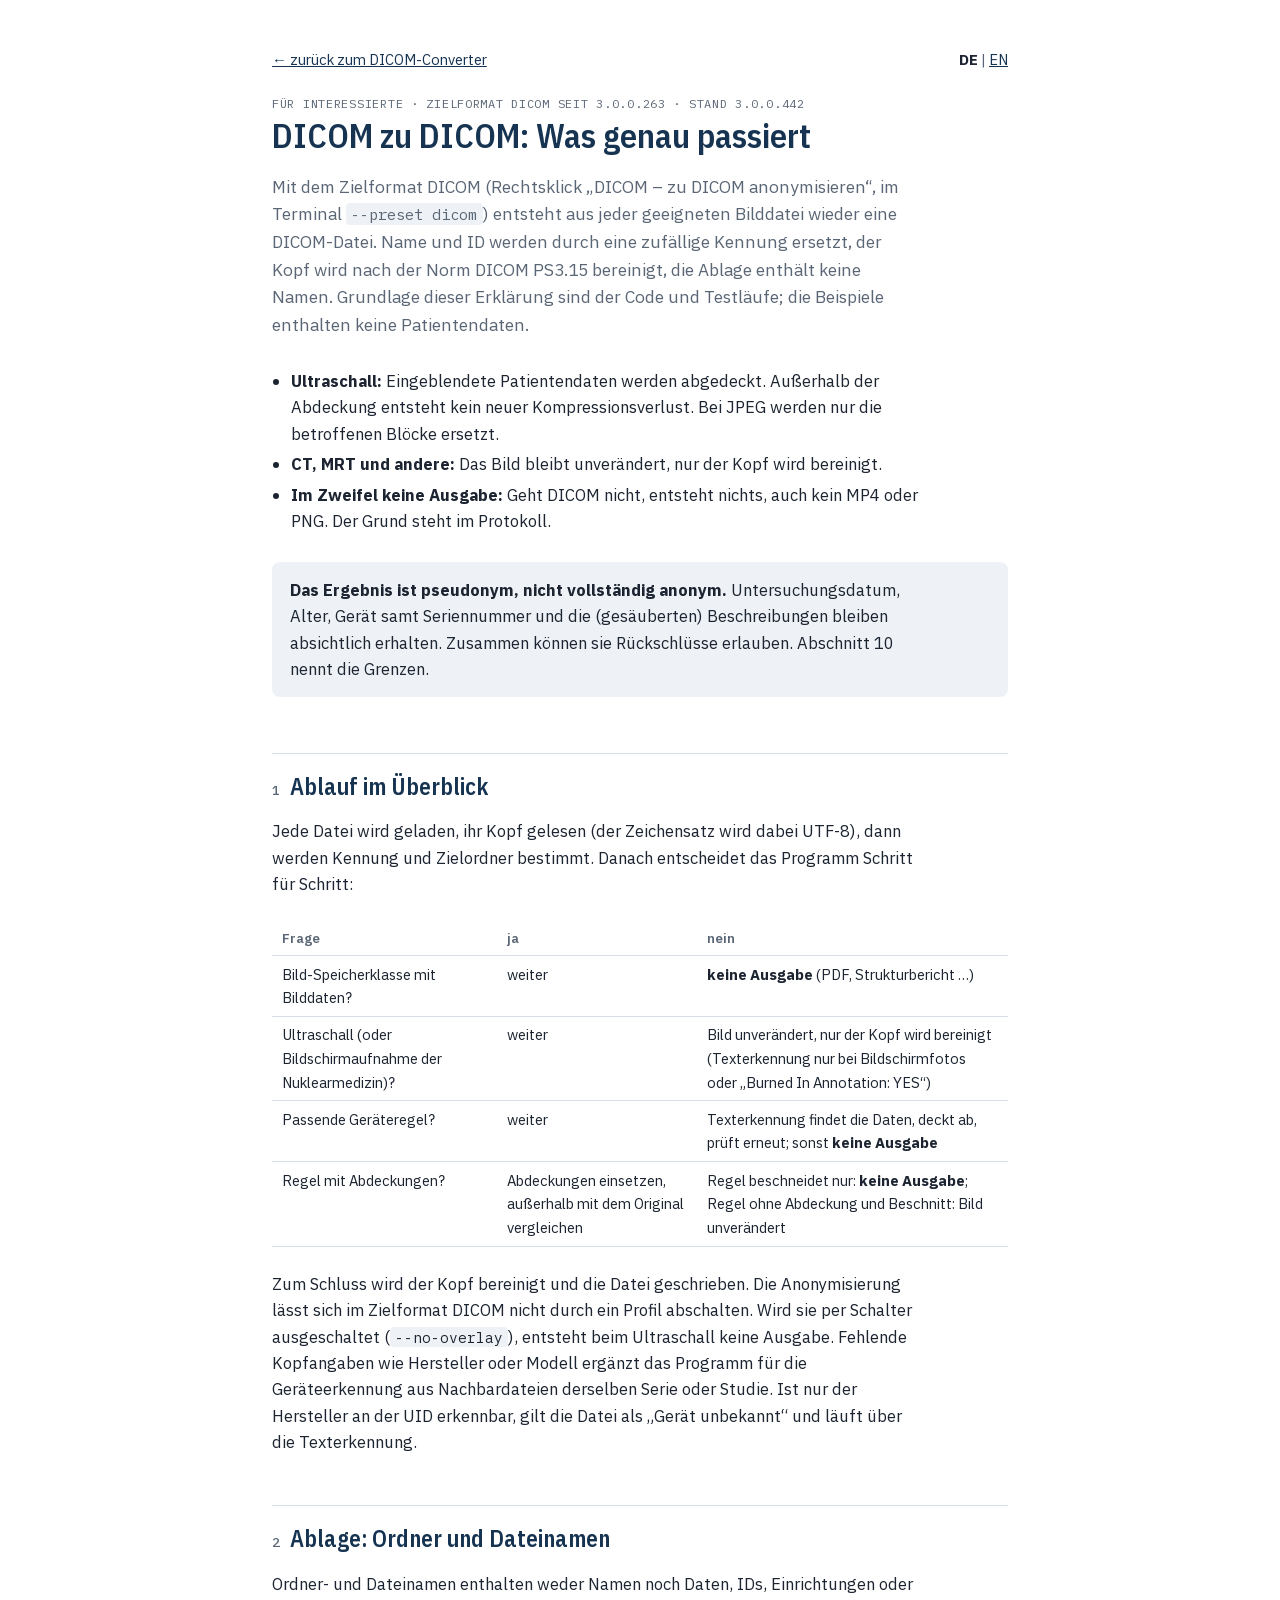
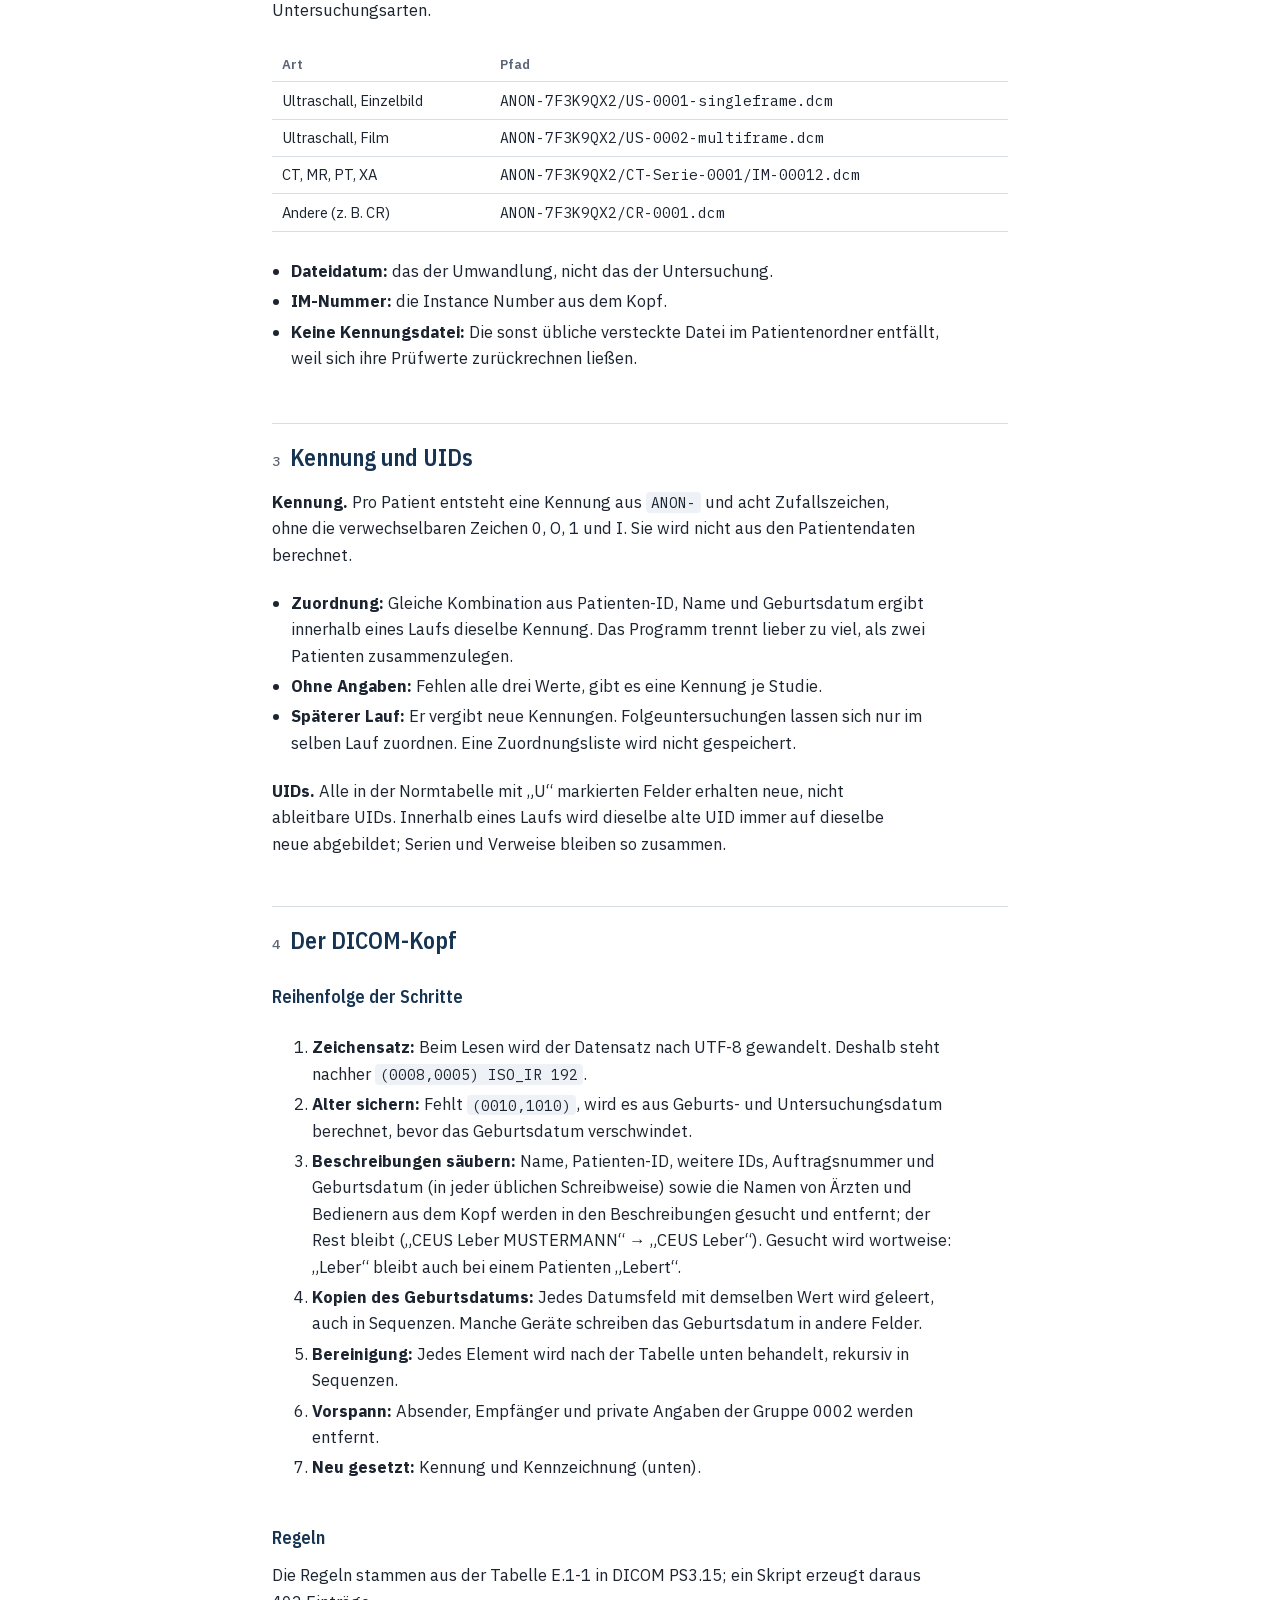
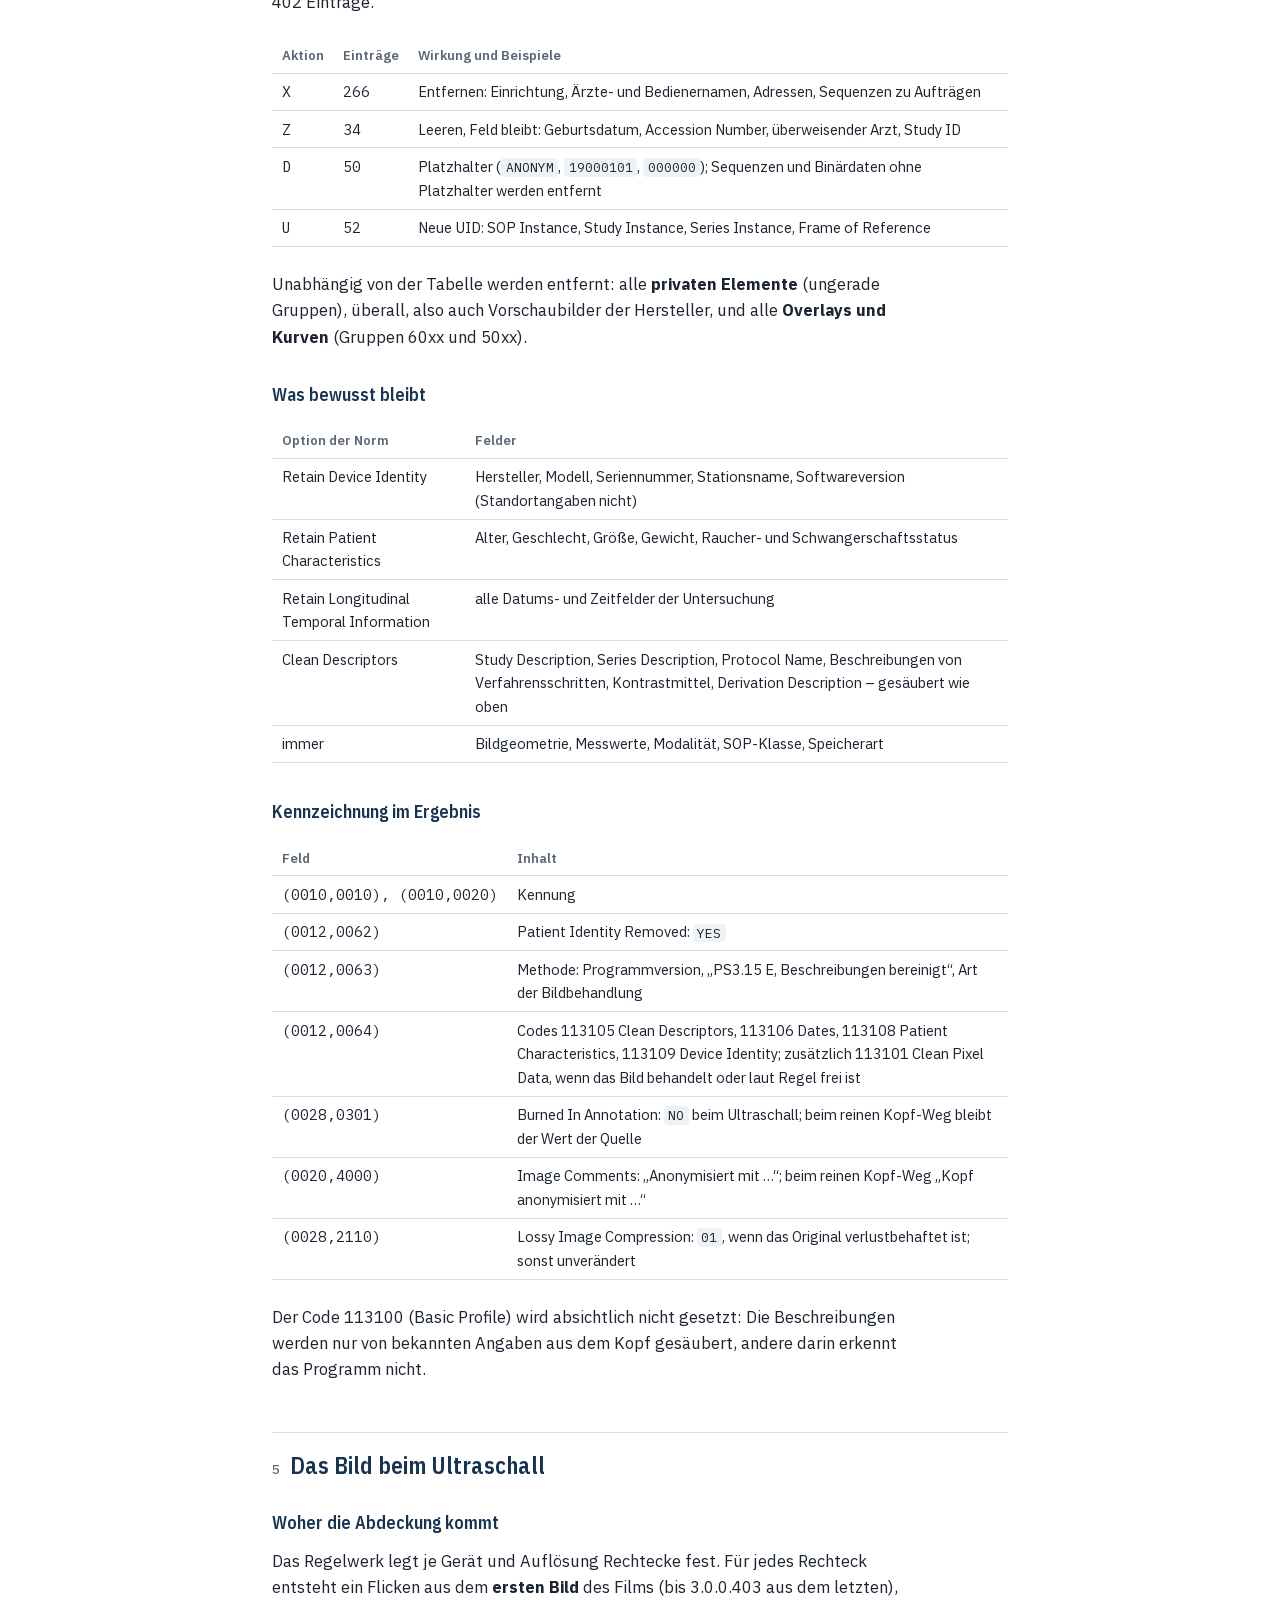
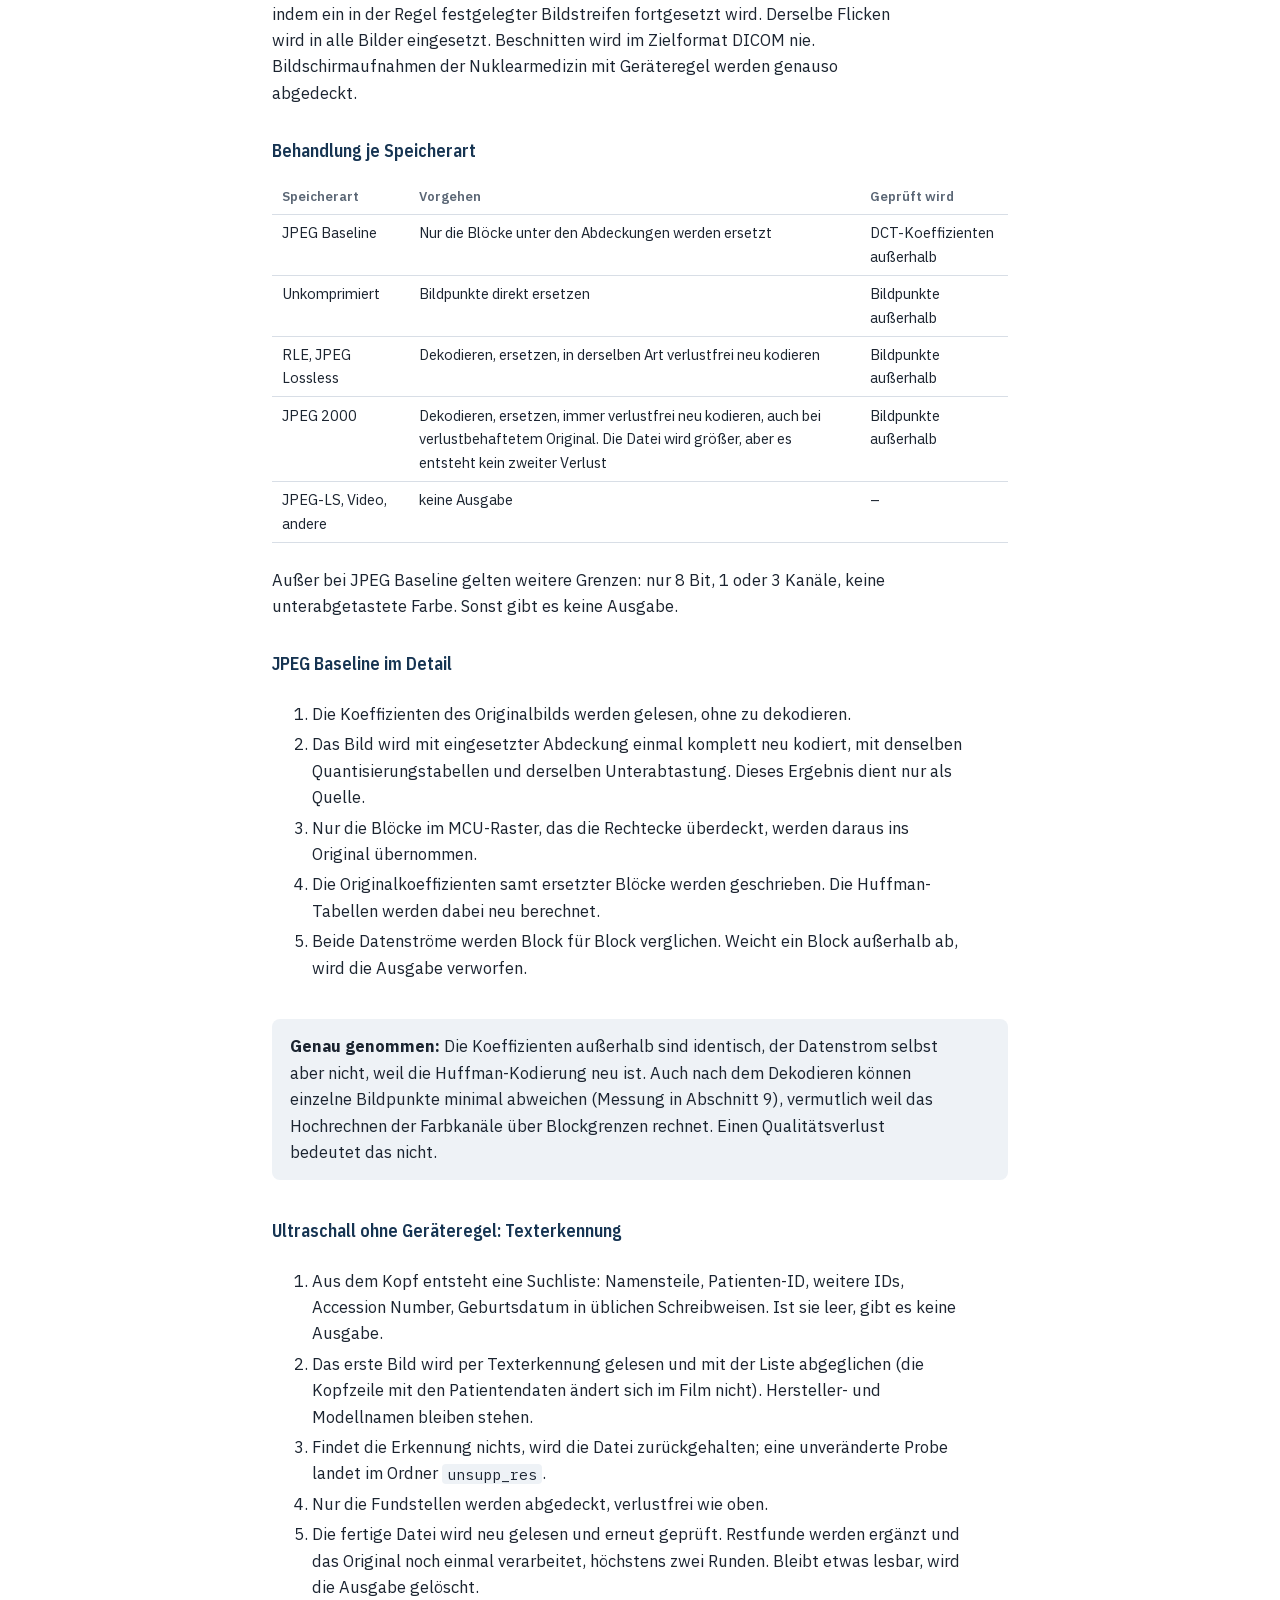
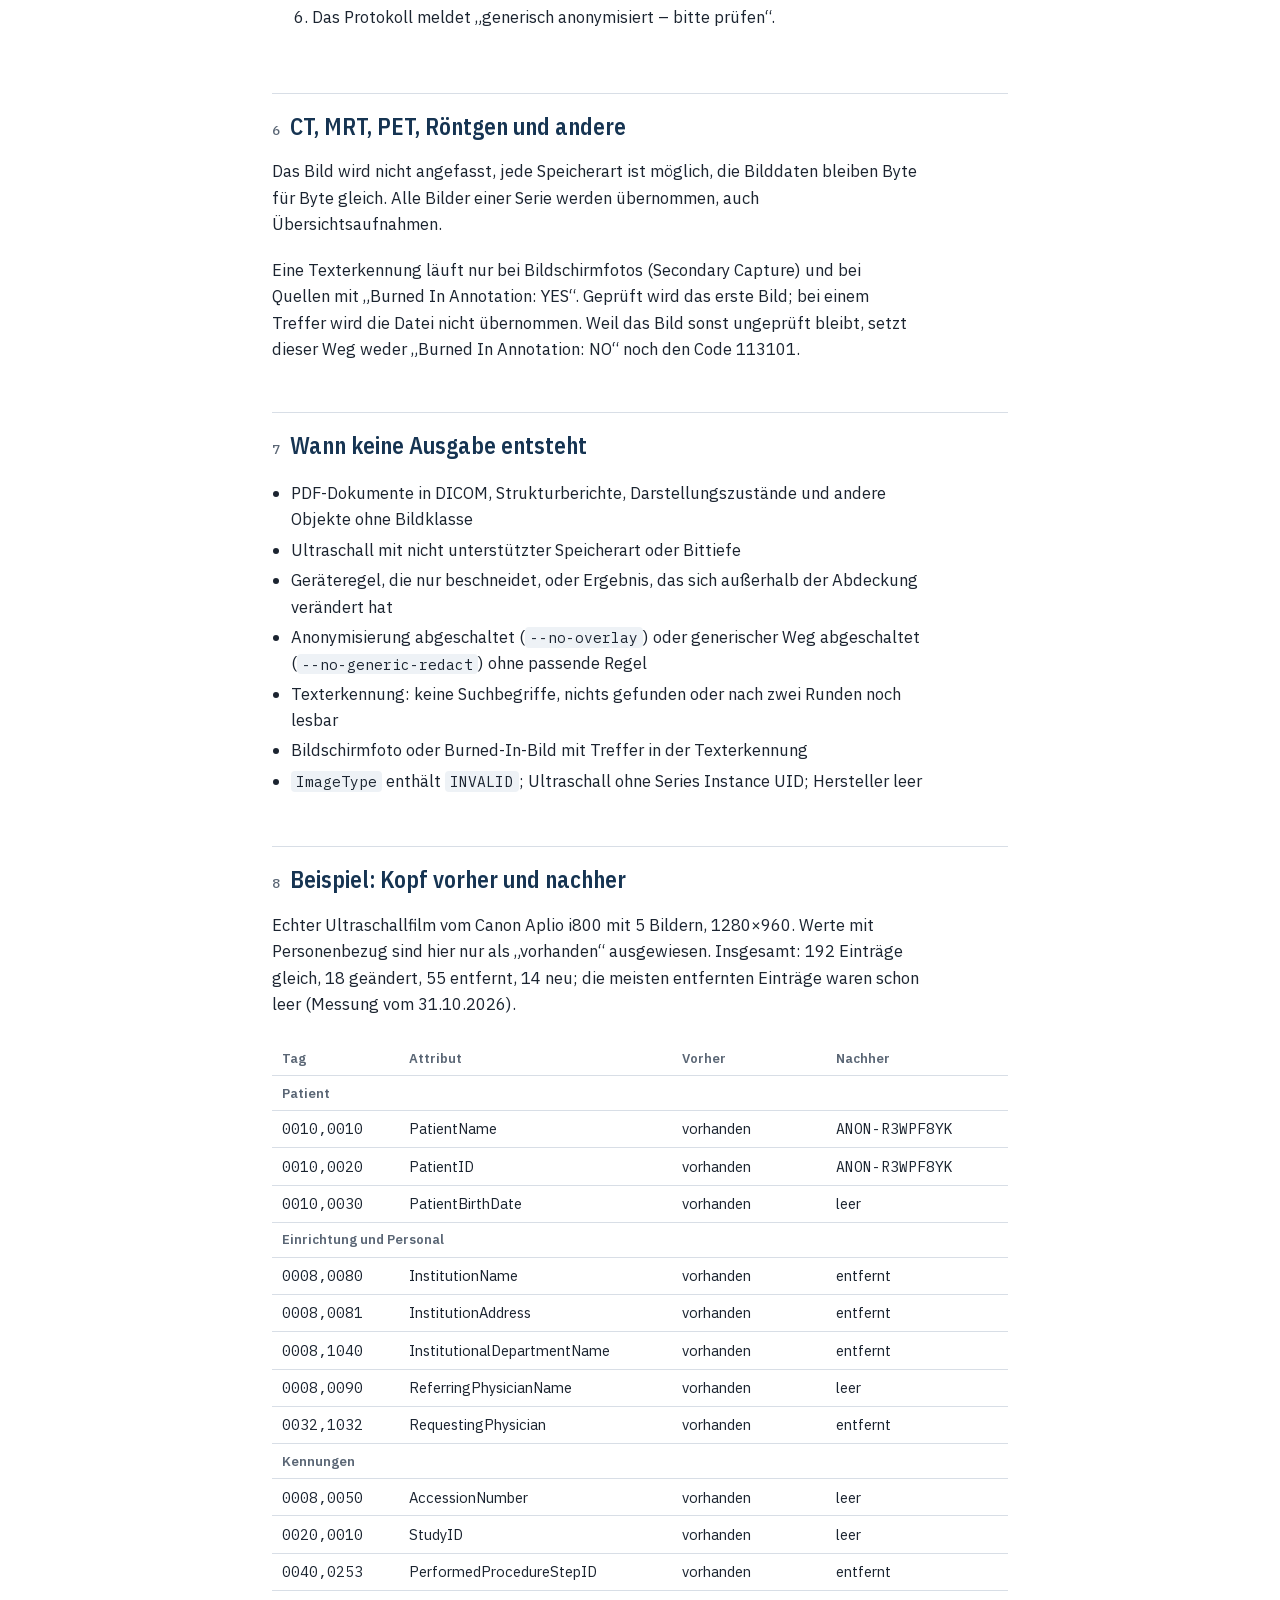
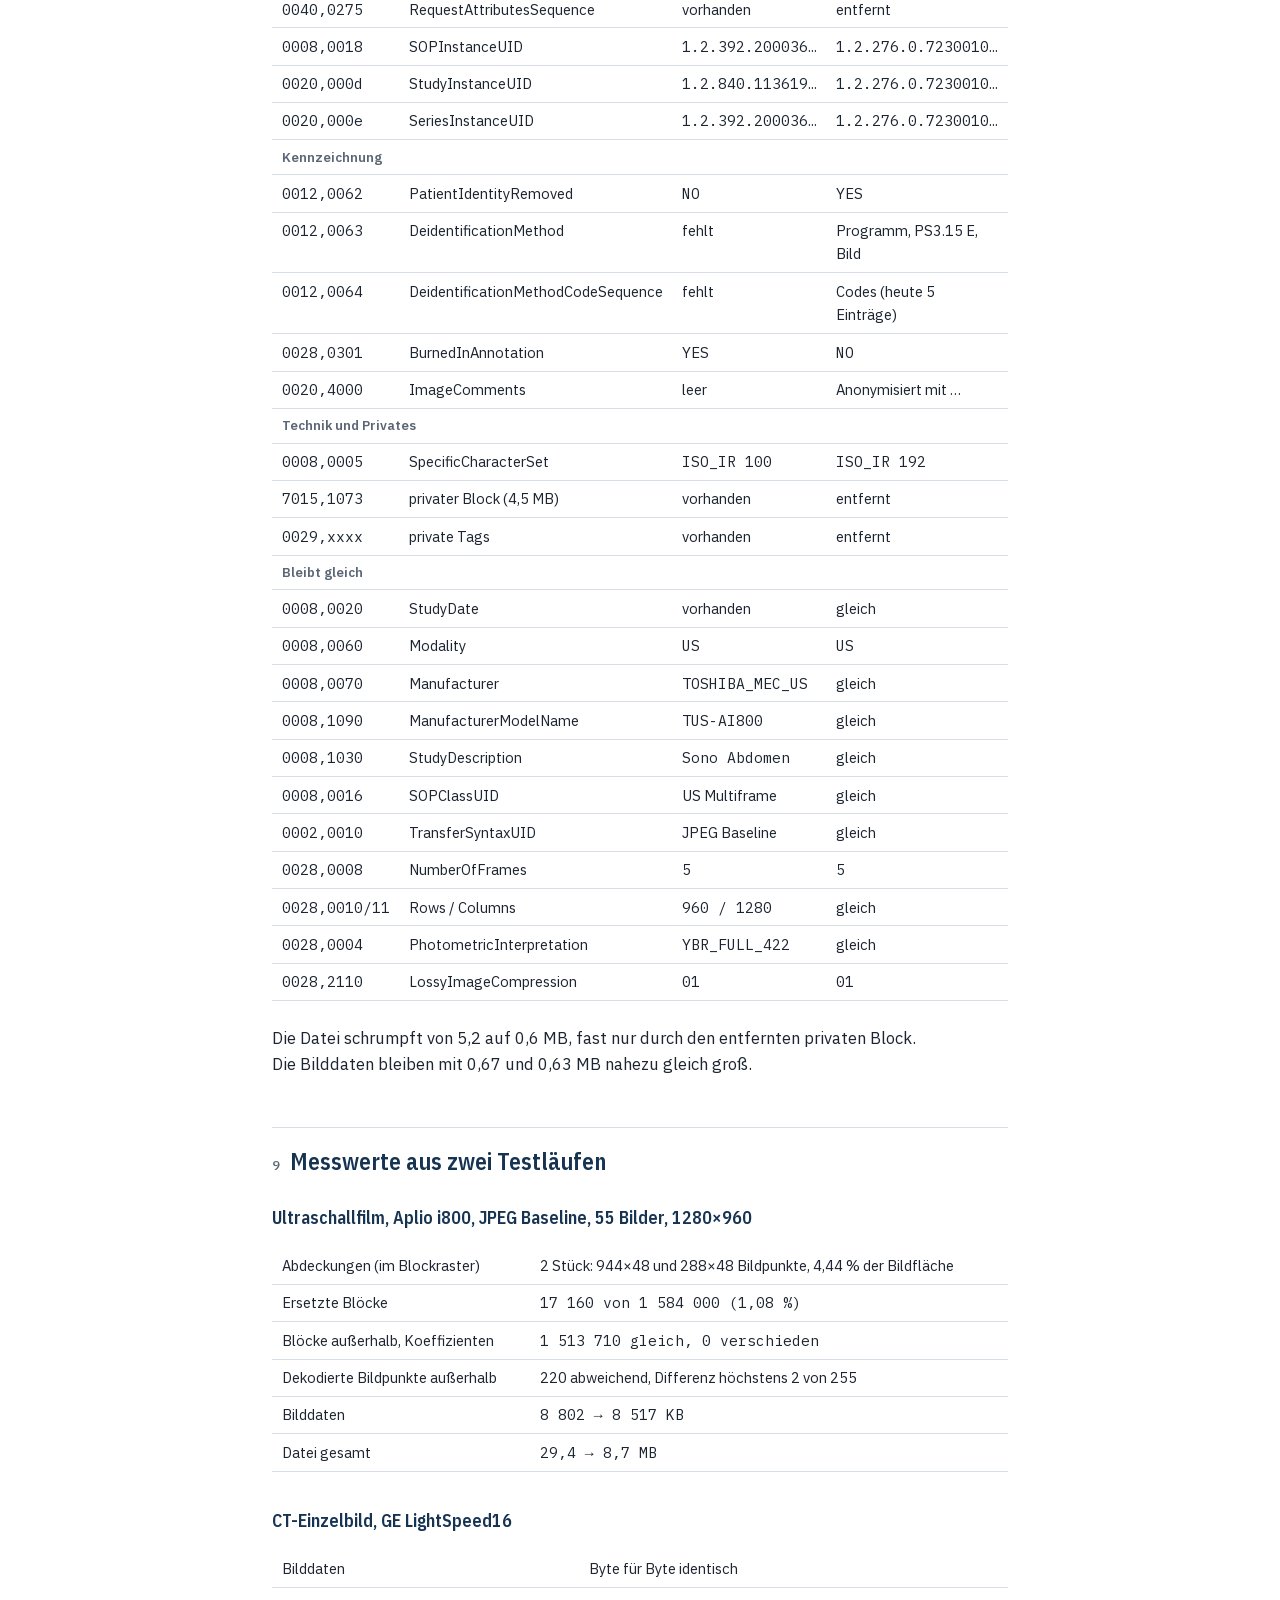
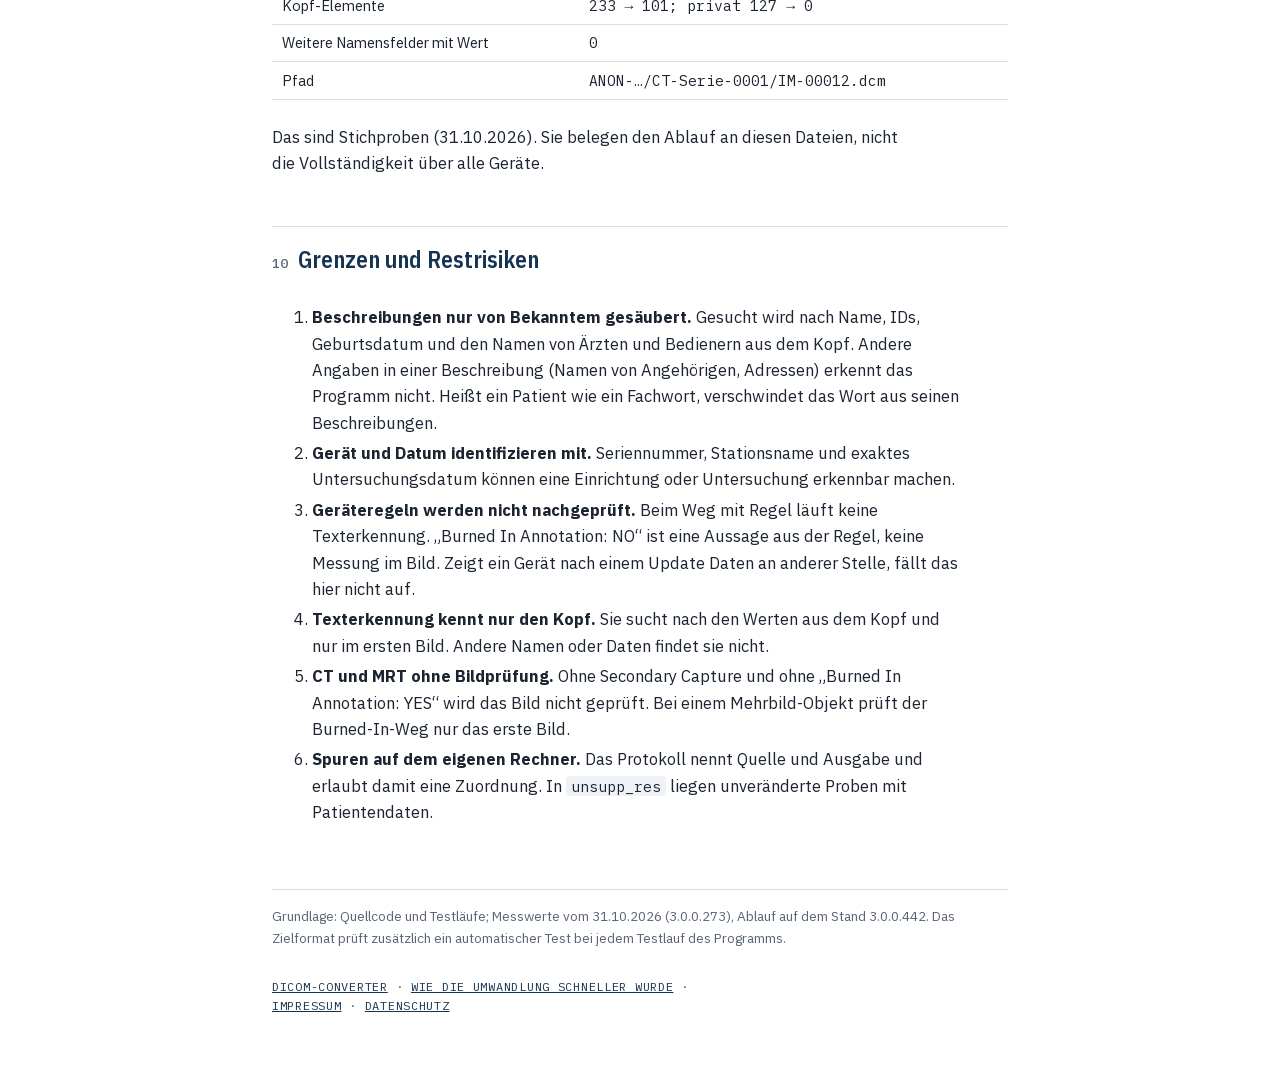
<file: dicom-dicom.html>
<!doctype html>
<html lang="de">
<head>
<meta charset="utf-8">
<meta name="viewport" content="width=device-width, initial-scale=1">
<title>DICOM zu DICOM: Was genau passiert – DICOM-Converter</title>
<meta name="description" content="Technische Erklärung: was der DICOM-Converter beim Zielformat DICOM mit Kopf und Bild macht.">
<link rel="stylesheet" href="fonts/plex.css">
<link rel="alternate" hreflang="de" href="dicom-dicom.html"><link rel="alternate" hreflang="en" href="en/dicom-to-dicom.html">
<style>
  /* Layout: eine Lesespalte wie ein technischer Befund; fünf Stufen als Abschnitte, ein maßstäblicher Zeitbalken oben, ein Spur-Diagramm unten */
  :root {
    --bg: #ffffff;
    --fg: #1b2430;
    --muted: #5a6675;
    --line: #d8dee6;
    --panel: #eef2f6;
    --accent: #163452;
    --accent-2: #3d7bb8;
    --turn: #c27a2c;
    --display: "IBM Plex Sans Condensed", "Arial Narrow", "Helvetica Neue", Arial, sans-serif;
    --body: "IBM Plex Sans", -apple-system, "Segoe UI", Helvetica, Arial, sans-serif;
    --mono: "IBM Plex Mono", ui-monospace, "SF Mono", Menlo, Consolas, monospace;
  }
  @media (prefers-color-scheme: dark) {
    :root:not([data-theme="light"]) {
      --bg: #14181d; --fg: #e3e8ee; --muted: #9aa5b2; --line: #333b45; --panel: #1e242b;
      --accent: #9cc3ea; --accent-2: #5f9bd6; --turn: #e0a057; color-scheme: dark;
    }
  }
  :root[data-theme="dark"] {
    --bg: #14181d; --fg: #e3e8ee; --muted: #9aa5b2; --line: #333b45; --panel: #1e242b;
    --accent: #9cc3ea; --accent-2: #5f9bd6; --turn: #e0a057; color-scheme: dark;
  }
  body {
    background: var(--bg); color: var(--fg);
    font: 16.5px/1.6 var(--body);
    margin: 0; padding-left: 16px; padding-right: 16px;
  }
  main { max-width: 46rem; margin: 0 auto; padding-block: 2.5rem 4rem; display: grid; gap: 0.2rem; }
  h1, h2, h3 { font-family: var(--display); color: var(--accent); text-wrap: balance; line-height: 1.2; }
  h1 { font-size: 2.1rem; font-weight: 600; margin: 0 0 0.3rem; }
  h2 { font-size: 1.45rem; font-weight: 600; margin: 2.4rem 0 0.4rem; padding-top: 1.2rem; border-top: 1px solid var(--line); display: flex; gap: 0.6rem; align-items: baseline; }
  h2 .nr { font-family: var(--mono); font-size: 0.85rem; font-weight: 500; color: var(--muted); }
  h3 { font-size: 1.1rem; font-weight: 600; margin: 1.4rem 0 0.2rem; }
  p, li { max-width: 65ch; }
  p { margin: 0.5rem 0; }
  ul { margin: 0.4rem 0; padding-left: 1.2rem; }
  li { margin: 0.25rem 0; }
  code { font-family: var(--mono); font-size: 0.88em; background: var(--panel); padding: 0.05em 0.35em; border-radius: 4px; }
  .lead { font-size: 1.08rem; color: var(--muted); margin-bottom: 1rem; }
  .label { font-family: var(--mono); font-size: 0.75rem; letter-spacing: 0.06em; text-transform: uppercase; color: var(--muted); }

  .zeiten { display: grid; gap: 0.55rem; margin: 1rem 0 0.4rem; font-variant-numeric: tabular-nums; }
  .zeile { display: grid; grid-template-columns: minmax(0, 15rem) minmax(0, 1fr); gap: 0.8rem; align-items: center; }
  .zeile .name { font-size: 0.92rem; }
  .bahn { display: flex; align-items: center; gap: 0.5rem; min-width: 0; }
  .balken { height: 1.15rem; background: var(--accent-2); border-radius: 3px; flex: none; }
  .zeile.start .balken { background: var(--muted); }
  .zeile.jetzt .balken { background: var(--accent); }
  .wert { font-family: var(--mono); font-size: 0.85rem; white-space: nowrap; }
  @media (max-width: 560px) { .zeile { grid-template-columns: 1fr; gap: 0.15rem; } }

  .kasten { background: var(--panel); border-radius: 8px; padding: 0.9rem 1.1rem; margin: 0.9rem 0; }
  .kasten p:first-child { margin-top: 0; } .kasten p:last-child { margin-bottom: 0; }

  .fluss { display: flex; flex-wrap: wrap; align-items: center; gap: 0.5rem; margin: 1rem 0; font-size: 0.9rem; }
  .fluss .knoten { border: 1px solid var(--line); border-radius: 6px; padding: 0.45rem 0.7rem; background: var(--bg); }
  .fluss .knoten b { display: block; font-weight: 600; color: var(--accent); }
  .fluss .pfeil { color: var(--muted); font-family: var(--mono); }
  .fluss .stapel { display: grid; gap: 0.4rem; }

  table { border-collapse: collapse; width: 100%; font-size: 0.92rem; font-variant-numeric: tabular-nums; }
  th, td { text-align: left; padding: 0.4rem 0.6rem; border-bottom: 1px solid var(--line); vertical-align: top; }
  th { font-weight: 600; color: var(--muted); font-size: 0.82rem; }
  td.z { font-family: var(--mono); white-space: nowrap; }
  .tab { overflow-x: auto; margin: 0.8rem 0; }

  .diagramm { overflow-x: auto; margin: 1rem 0 0.3rem; }
  .diagramm svg { display: block; width: 100%; min-width: 34rem; height: auto; }
  .legende { display: flex; flex-wrap: wrap; gap: 0.4rem 1.2rem; font-size: 0.85rem; color: var(--muted); }
  .legende span::before { content: ""; display: inline-block; width: 0.8rem; height: 0.8rem; border-radius: 2px; margin-right: 0.4rem; vertical-align: -0.1rem; }
  .legende .l-turn::before { background: var(--turn); }
  .legende .l-calc::before { background: var(--accent-2); }
  .legende .l-wait::before { background: transparent; border: 1px dashed var(--muted); }
  footer { margin-top: 2.5rem; padding-top: 1rem; border-top: 1px solid var(--line); font-size: 0.85rem; color: var(--muted); }
  .zurueck { font-size: 0.92rem; margin-bottom: 1.2rem; max-width: none; }
  .sprache { float: right; font-size: 0.92rem; color: var(--muted); }
  .sprache b { color: var(--fg); }
  a { color: var(--accent); }
</style>
</head>
<body>
<main>
  <p class="zurueck"><span class="sprache"><b>DE</b> | <a href="en/dicom-to-dicom.html" hreflang="en" lang="en">EN</a></span><a href="./">← zurück zum DICOM-Converter</a></p>
  <div class="label">Für Interessierte · Zielformat DICOM seit 3.0.0.263 · Stand 3.0.0.442</div>
  <h1>DICOM zu DICOM: Was genau passiert</h1>
  <p class="lead">Mit dem Zielformat DICOM (Rechtsklick „DICOM – zu DICOM anonymisieren“, im Terminal <code>--preset dicom</code>) entsteht
  aus jeder geeigneten Bilddatei wieder eine DICOM-Datei. Name und ID werden durch eine zufällige Kennung ersetzt, der Kopf wird nach
  der Norm DICOM PS3.15 bereinigt, die Ablage enthält keine Namen. Grundlage dieser Erklärung sind der Code und Testläufe; die Beispiele
  enthalten keine Patientendaten.</p>

  <ul>
    <li><b>Ultraschall:</b> Eingeblendete Patientendaten werden abgedeckt. Außerhalb der Abdeckung entsteht kein neuer
    Kompressionsverlust. Bei JPEG werden nur die betroffenen Blöcke ersetzt.</li>
    <li><b>CT, MRT und andere:</b> Das Bild bleibt unverändert, nur der Kopf wird bereinigt.</li>
    <li><b>Im Zweifel keine Ausgabe:</b> Geht DICOM nicht, entsteht nichts, auch kein MP4 oder PNG. Der Grund steht im Protokoll.</li>
  </ul>
  <div class="kasten">
    <p><b>Das Ergebnis ist pseudonym, nicht vollständig anonym.</b> Untersuchungsdatum, Alter, Gerät samt Seriennummer und die
    (gesäuberten) Beschreibungen bleiben absichtlich erhalten. Zusammen können sie Rückschlüsse erlauben. Abschnitt&nbsp;10 nennt die
    Grenzen.</p>
  </div>

  <h2><span class="nr">1</span>Ablauf im Überblick</h2>
  <p>Jede Datei wird geladen, ihr Kopf gelesen (der Zeichensatz wird dabei UTF-8), dann werden Kennung und Zielordner bestimmt. Danach
  entscheidet das Programm Schritt für Schritt:</p>
  <div class="tab"><table>
    <thead><tr><th>Frage</th><th>ja</th><th>nein</th></tr></thead>
    <tbody>
      <tr><td>Bild-Speicherklasse mit Bilddaten?</td><td>weiter</td><td><b>keine Ausgabe</b> (PDF, Strukturbericht …)</td></tr>
      <tr><td>Ultraschall (oder Bildschirmaufnahme der Nuklearmedizin)?</td><td>weiter</td><td>Bild unverändert, nur der Kopf wird bereinigt
        (Texterkennung nur bei Bildschirmfotos oder „Burned In Annotation: YES“)</td></tr>
      <tr><td>Passende Geräteregel?</td><td>weiter</td><td>Texterkennung findet die Daten, deckt ab, prüft erneut; sonst <b>keine Ausgabe</b></td></tr>
      <tr><td>Regel mit Abdeckungen?</td><td>Abdeckungen einsetzen, außerhalb mit dem Original vergleichen</td><td>Regel beschneidet nur:
        <b>keine Ausgabe</b>; Regel ohne Abdeckung und Beschnitt: Bild unverändert</td></tr>
    </tbody>
  </table></div>
  <p>Zum Schluss wird der Kopf bereinigt und die Datei geschrieben. Die Anonymisierung lässt sich im Zielformat DICOM nicht durch ein
  Profil abschalten. Wird sie per Schalter ausgeschaltet (<code>--no-overlay</code>), entsteht beim Ultraschall keine Ausgabe. Fehlende
  Kopfangaben wie Hersteller oder Modell ergänzt das Programm für die Geräteerkennung aus Nachbardateien derselben Serie oder Studie. Ist
  nur der Hersteller an der UID erkennbar, gilt die Datei als „Gerät unbekannt“ und läuft über die Texterkennung.</p>

  <h2><span class="nr">2</span>Ablage: Ordner und Dateinamen</h2>
  <p>Ordner- und Dateinamen enthalten weder Namen noch Daten, IDs, Einrichtungen oder Untersuchungsarten.</p>
  <div class="tab"><table>
    <thead><tr><th>Art</th><th>Pfad</th></tr></thead>
    <tbody>
      <tr><td>Ultraschall, Einzelbild</td><td class="z">ANON-7F3K9QX2/US-0001-singleframe.dcm</td></tr>
      <tr><td>Ultraschall, Film</td><td class="z">ANON-7F3K9QX2/US-0002-multiframe.dcm</td></tr>
      <tr><td>CT, MR, PT, XA</td><td class="z">ANON-7F3K9QX2/CT-Serie-0001/IM-00012.dcm</td></tr>
      <tr><td>Andere (z.&nbsp;B. CR)</td><td class="z">ANON-7F3K9QX2/CR-0001.dcm</td></tr>
    </tbody>
  </table></div>
  <ul>
    <li><b>Dateidatum:</b> das der Umwandlung, nicht das der Untersuchung.</li>
    <li><b>IM-Nummer:</b> die Instance Number aus dem Kopf.</li>
    <li><b>Keine Kennungsdatei:</b> Die sonst übliche versteckte Datei im Patientenordner entfällt, weil sich ihre Prüfwerte zurückrechnen ließen.</li>
  </ul>

  <h2><span class="nr">3</span>Kennung und UIDs</h2>
  <p><b>Kennung.</b> Pro Patient entsteht eine Kennung aus <code>ANON-</code> und acht Zufallszeichen, ohne die verwechselbaren Zeichen
  0, O, 1 und I. Sie wird nicht aus den Patientendaten berechnet.</p>
  <ul>
    <li><b>Zuordnung:</b> Gleiche Kombination aus Patienten-ID, Name und Geburtsdatum ergibt innerhalb eines Laufs dieselbe Kennung. Das
    Programm trennt lieber zu viel, als zwei Patienten zusammenzulegen.</li>
    <li><b>Ohne Angaben:</b> Fehlen alle drei Werte, gibt es eine Kennung je Studie.</li>
    <li><b>Späterer Lauf:</b> Er vergibt neue Kennungen. Folgeuntersuchungen lassen sich nur im selben Lauf zuordnen. Eine
    Zuordnungsliste wird nicht gespeichert.</li>
  </ul>
  <p><b>UIDs.</b> Alle in der Normtabelle mit „U“ markierten Felder erhalten neue, nicht ableitbare UIDs. Innerhalb eines Laufs wird
  dieselbe alte UID immer auf dieselbe neue abgebildet; Serien und Verweise bleiben so zusammen.</p>

  <h2><span class="nr">4</span>Der DICOM-Kopf</h2>
  <h3>Reihenfolge der Schritte</h3>
  <ol>
    <li><b>Zeichensatz:</b> Beim Lesen wird der Datensatz nach UTF-8 gewandelt. Deshalb steht nachher <code>(0008,0005) ISO_IR 192</code>.</li>
    <li><b>Alter sichern:</b> Fehlt <code>(0010,1010)</code>, wird es aus Geburts- und Untersuchungsdatum berechnet, bevor das Geburtsdatum verschwindet.</li>
    <li><b>Beschreibungen säubern:</b> Name, Patienten-ID, weitere IDs, Auftragsnummer und Geburtsdatum (in jeder üblichen Schreibweise)
    sowie die Namen von Ärzten und Bedienern aus dem Kopf werden in den Beschreibungen gesucht und entfernt; der Rest bleibt
    („CEUS Leber MUSTERMANN“ → „CEUS Leber“). Gesucht wird wortweise: „Leber“ bleibt auch bei einem Patienten „Lebert“.</li>
    <li><b>Kopien des Geburtsdatums:</b> Jedes Datumsfeld mit demselben Wert wird geleert, auch in Sequenzen. Manche Geräte schreiben das
    Geburtsdatum in andere Felder.</li>
    <li><b>Bereinigung:</b> Jedes Element wird nach der Tabelle unten behandelt, rekursiv in Sequenzen.</li>
    <li><b>Vorspann:</b> Absender, Empfänger und private Angaben der Gruppe 0002 werden entfernt.</li>
    <li><b>Neu gesetzt:</b> Kennung und Kennzeichnung (unten).</li>
  </ol>

  <h3>Regeln</h3>
  <p>Die Regeln stammen aus der Tabelle E.1-1 in DICOM PS3.15; ein Skript erzeugt daraus 402 Einträge.</p>
  <div class="tab"><table>
    <thead><tr><th>Aktion</th><th>Einträge</th><th>Wirkung und Beispiele</th></tr></thead>
    <tbody>
      <tr><td class="z">X</td><td class="z">266</td><td>Entfernen: Einrichtung, Ärzte- und Bedienernamen, Adressen, Sequenzen zu Aufträgen</td></tr>
      <tr><td class="z">Z</td><td class="z">34</td><td>Leeren, Feld bleibt: Geburtsdatum, Accession Number, überweisender Arzt, Study ID</td></tr>
      <tr><td class="z">D</td><td class="z">50</td><td>Platzhalter (<code>ANONYM</code>, <code>19000101</code>, <code>000000</code>); Sequenzen und Binärdaten ohne Platzhalter werden entfernt</td></tr>
      <tr><td class="z">U</td><td class="z">52</td><td>Neue UID: SOP Instance, Study Instance, Series Instance, Frame of Reference</td></tr>
    </tbody>
  </table></div>
  <p>Unabhängig von der Tabelle werden entfernt: alle <b>privaten Elemente</b> (ungerade Gruppen), überall, also auch Vorschaubilder der
  Hersteller, und alle <b>Overlays und Kurven</b> (Gruppen 60xx und 50xx).</p>

  <h3>Was bewusst bleibt</h3>
  <div class="tab"><table>
    <thead><tr><th>Option der Norm</th><th>Felder</th></tr></thead>
    <tbody>
      <tr><td>Retain Device Identity</td><td>Hersteller, Modell, Seriennummer, Stationsname, Softwareversion (Standortangaben nicht)</td></tr>
      <tr><td>Retain Patient Characteristics</td><td>Alter, Geschlecht, Größe, Gewicht, Raucher- und Schwangerschaftsstatus</td></tr>
      <tr><td>Retain Longitudinal Temporal Information</td><td>alle Datums- und Zeitfelder der Untersuchung</td></tr>
      <tr><td>Clean Descriptors</td><td>Study Description, Series Description, Protocol Name, Beschreibungen von Verfahrensschritten,
        Kontrastmittel, Derivation Description – gesäubert wie oben</td></tr>
      <tr><td>immer</td><td>Bildgeometrie, Messwerte, Modalität, SOP-Klasse, Speicherart</td></tr>
    </tbody>
  </table></div>

  <h3>Kennzeichnung im Ergebnis</h3>
  <div class="tab"><table>
    <thead><tr><th>Feld</th><th>Inhalt</th></tr></thead>
    <tbody>
      <tr><td class="z">(0010,0010), (0010,0020)</td><td>Kennung</td></tr>
      <tr><td class="z">(0012,0062)</td><td>Patient Identity Removed: <code>YES</code></td></tr>
      <tr><td class="z">(0012,0063)</td><td>Methode: Programmversion, „PS3.15 E, Beschreibungen bereinigt“, Art der Bildbehandlung</td></tr>
      <tr><td class="z">(0012,0064)</td><td>Codes 113105 Clean Descriptors, 113106 Dates, 113108 Patient Characteristics, 113109 Device Identity;
        zusätzlich 113101 Clean Pixel Data, wenn das Bild behandelt oder laut Regel frei ist</td></tr>
      <tr><td class="z">(0028,0301)</td><td>Burned In Annotation: <code>NO</code> beim Ultraschall; beim reinen Kopf-Weg bleibt der Wert der Quelle</td></tr>
      <tr><td class="z">(0020,4000)</td><td>Image Comments: „Anonymisiert mit …“; beim reinen Kopf-Weg „Kopf anonymisiert mit …“</td></tr>
      <tr><td class="z">(0028,2110)</td><td>Lossy Image Compression: <code>01</code>, wenn das Original verlustbehaftet ist; sonst unverändert</td></tr>
    </tbody>
  </table></div>
  <p>Der Code 113100 (Basic Profile) wird absichtlich nicht gesetzt: Die Beschreibungen werden nur von bekannten Angaben aus dem Kopf
  gesäubert, andere darin erkennt das Programm nicht.</p>

  <h2><span class="nr">5</span>Das Bild beim Ultraschall</h2>
  <h3>Woher die Abdeckung kommt</h3>
  <p>Das Regelwerk legt je Gerät und Auflösung Rechtecke fest. Für jedes Rechteck entsteht ein Flicken aus dem <b>ersten Bild</b> des
  Films (bis 3.0.0.403 aus dem letzten), indem ein in der Regel festgelegter Bildstreifen fortgesetzt wird. Derselbe Flicken wird in
  alle Bilder eingesetzt. Beschnitten wird im Zielformat DICOM nie. Bildschirmaufnahmen der Nuklearmedizin mit Geräteregel werden genauso
  abgedeckt.</p>

  <h3>Behandlung je Speicherart</h3>
  <div class="tab"><table>
    <thead><tr><th>Speicherart</th><th>Vorgehen</th><th>Geprüft wird</th></tr></thead>
    <tbody>
      <tr><td>JPEG Baseline</td><td>Nur die Blöcke unter den Abdeckungen werden ersetzt</td><td>DCT-Koeffizienten außerhalb</td></tr>
      <tr><td>Unkomprimiert</td><td>Bildpunkte direkt ersetzen</td><td>Bildpunkte außerhalb</td></tr>
      <tr><td>RLE, JPEG Lossless</td><td>Dekodieren, ersetzen, in derselben Art verlustfrei neu kodieren</td><td>Bildpunkte außerhalb</td></tr>
      <tr><td>JPEG 2000</td><td>Dekodieren, ersetzen, immer verlustfrei neu kodieren, auch bei verlustbehaftetem Original. Die Datei wird
        größer, aber es entsteht kein zweiter Verlust</td><td>Bildpunkte außerhalb</td></tr>
      <tr><td>JPEG-LS, Video, andere</td><td>keine Ausgabe</td><td>–</td></tr>
    </tbody>
  </table></div>
  <p>Außer bei JPEG Baseline gelten weitere Grenzen: nur 8&nbsp;Bit, 1 oder 3 Kanäle, keine unterabgetastete Farbe. Sonst gibt es keine Ausgabe.</p>

  <h3>JPEG Baseline im Detail</h3>
  <ol>
    <li>Die Koeffizienten des Originalbilds werden gelesen, ohne zu dekodieren.</li>
    <li>Das Bild wird mit eingesetzter Abdeckung einmal komplett neu kodiert, mit denselben Quantisierungstabellen und derselben
    Unterabtastung. Dieses Ergebnis dient nur als Quelle.</li>
    <li>Nur die Blöcke im MCU-Raster, das die Rechtecke überdeckt, werden daraus ins Original übernommen.</li>
    <li>Die Originalkoeffizienten samt ersetzter Blöcke werden geschrieben. Die Huffman-Tabellen werden dabei neu berechnet.</li>
    <li>Beide Datenströme werden Block für Block verglichen. Weicht ein Block außerhalb ab, wird die Ausgabe verworfen.</li>
  </ol>
  <div class="kasten">
    <p><b>Genau genommen:</b> Die Koeffizienten außerhalb sind identisch, der Datenstrom selbst aber nicht, weil die Huffman-Kodierung neu
    ist. Auch nach dem Dekodieren können einzelne Bildpunkte minimal abweichen (Messung in Abschnitt&nbsp;9), vermutlich weil das
    Hochrechnen der Farbkanäle über Blockgrenzen rechnet. Einen Qualitätsverlust bedeutet das nicht.</p>
  </div>

  <h3>Ultraschall ohne Geräteregel: Texterkennung</h3>
  <ol>
    <li>Aus dem Kopf entsteht eine Suchliste: Namensteile, Patienten-ID, weitere IDs, Accession Number, Geburtsdatum in üblichen
    Schreibweisen. Ist sie leer, gibt es keine Ausgabe.</li>
    <li>Das erste Bild wird per Texterkennung gelesen und mit der Liste abgeglichen (die Kopfzeile mit den Patientendaten ändert sich im
    Film nicht). Hersteller- und Modellnamen bleiben stehen.</li>
    <li>Findet die Erkennung nichts, wird die Datei zurückgehalten; eine unveränderte Probe landet im Ordner <code>unsupp_res</code>.</li>
    <li>Nur die Fundstellen werden abgedeckt, verlustfrei wie oben.</li>
    <li>Die fertige Datei wird neu gelesen und erneut geprüft. Restfunde werden ergänzt und das Original noch einmal verarbeitet,
    höchstens zwei Runden. Bleibt etwas lesbar, wird die Ausgabe gelöscht.</li>
    <li>Das Protokoll meldet „generisch anonymisiert – bitte prüfen“.</li>
  </ol>

  <h2><span class="nr">6</span>CT, MRT, PET, Röntgen und andere</h2>
  <p>Das Bild wird nicht angefasst, jede Speicherart ist möglich, die Bilddaten bleiben Byte für Byte gleich. Alle Bilder einer Serie
  werden übernommen, auch Übersichtsaufnahmen.</p>
  <p>Eine Texterkennung läuft nur bei Bildschirmfotos (Secondary Capture) und bei Quellen mit „Burned In Annotation: YES“. Geprüft wird
  das erste Bild; bei einem Treffer wird die Datei nicht übernommen. Weil das Bild sonst ungeprüft bleibt, setzt dieser Weg weder
  „Burned In Annotation: NO“ noch den Code 113101.</p>

  <h2><span class="nr">7</span>Wann keine Ausgabe entsteht</h2>
  <ul>
    <li>PDF-Dokumente in DICOM, Strukturberichte, Darstellungszustände und andere Objekte ohne Bildklasse</li>
    <li>Ultraschall mit nicht unterstützter Speicherart oder Bittiefe</li>
    <li>Geräteregel, die nur beschneidet, oder Ergebnis, das sich außerhalb der Abdeckung verändert hat</li>
    <li>Anonymisierung abgeschaltet (<code>--no-overlay</code>) oder generischer Weg abgeschaltet (<code>--no-generic-redact</code>) ohne passende Regel</li>
    <li>Texterkennung: keine Suchbegriffe, nichts gefunden oder nach zwei Runden noch lesbar</li>
    <li>Bildschirmfoto oder Burned-In-Bild mit Treffer in der Texterkennung</li>
    <li><code>ImageType</code> enthält <code>INVALID</code>; Ultraschall ohne Series Instance UID; Hersteller leer</li>
  </ul>

  <h2><span class="nr">8</span>Beispiel: Kopf vorher und nachher</h2>
  <p>Echter Ultraschallfilm vom Canon Aplio i800 mit 5 Bildern, 1280×960. Werte mit Personenbezug sind hier nur als „vorhanden“
  ausgewiesen. Insgesamt: 192 Einträge gleich, 18 geändert, 55 entfernt, 14 neu; die meisten entfernten Einträge waren schon leer
  (Messung vom 31.10.2026).</p>
  <div class="tab"><table>
    <thead><tr><th>Tag</th><th>Attribut</th><th>Vorher</th><th>Nachher</th></tr></thead>
    <tbody>
      <tr><th colspan="4">Patient</th></tr>
      <tr><td class="z">0010,0010</td><td>PatientName</td><td>vorhanden</td><td class="z">ANON-R3WPF8YK</td></tr>
      <tr><td class="z">0010,0020</td><td>PatientID</td><td>vorhanden</td><td class="z">ANON-R3WPF8YK</td></tr>
      <tr><td class="z">0010,0030</td><td>PatientBirthDate</td><td>vorhanden</td><td>leer</td></tr>
      <tr><th colspan="4">Einrichtung und Personal</th></tr>
      <tr><td class="z">0008,0080</td><td>InstitutionName</td><td>vorhanden</td><td>entfernt</td></tr>
      <tr><td class="z">0008,0081</td><td>InstitutionAddress</td><td>vorhanden</td><td>entfernt</td></tr>
      <tr><td class="z">0008,1040</td><td>InstitutionalDepartmentName</td><td>vorhanden</td><td>entfernt</td></tr>
      <tr><td class="z">0008,0090</td><td>ReferringPhysicianName</td><td>vorhanden</td><td>leer</td></tr>
      <tr><td class="z">0032,1032</td><td>RequestingPhysician</td><td>vorhanden</td><td>entfernt</td></tr>
      <tr><th colspan="4">Kennungen</th></tr>
      <tr><td class="z">0008,0050</td><td>AccessionNumber</td><td>vorhanden</td><td>leer</td></tr>
      <tr><td class="z">0020,0010</td><td>StudyID</td><td>vorhanden</td><td>leer</td></tr>
      <tr><td class="z">0040,0253</td><td>PerformedProcedureStepID</td><td>vorhanden</td><td>entfernt</td></tr>
      <tr><td class="z">0040,0275</td><td>RequestAttributesSequence</td><td>vorhanden</td><td>entfernt</td></tr>
      <tr><td class="z">0008,0018</td><td>SOPInstanceUID</td><td class="z">1.2.392.200036…</td><td class="z">1.2.276.0.7230010…</td></tr>
      <tr><td class="z">0020,000d</td><td>StudyInstanceUID</td><td class="z">1.2.840.113619…</td><td class="z">1.2.276.0.7230010…</td></tr>
      <tr><td class="z">0020,000e</td><td>SeriesInstanceUID</td><td class="z">1.2.392.200036…</td><td class="z">1.2.276.0.7230010…</td></tr>
      <tr><th colspan="4">Kennzeichnung</th></tr>
      <tr><td class="z">0012,0062</td><td>PatientIdentityRemoved</td><td class="z">NO</td><td class="z">YES</td></tr>
      <tr><td class="z">0012,0063</td><td>DeidentificationMethod</td><td>fehlt</td><td>Programm, PS3.15 E, Bild</td></tr>
      <tr><td class="z">0012,0064</td><td>DeidentificationMethodCodeSequence</td><td>fehlt</td><td>Codes (heute 5 Einträge)</td></tr>
      <tr><td class="z">0028,0301</td><td>BurnedInAnnotation</td><td class="z">YES</td><td class="z">NO</td></tr>
      <tr><td class="z">0020,4000</td><td>ImageComments</td><td>leer</td><td>Anonymisiert mit …</td></tr>
      <tr><th colspan="4">Technik und Privates</th></tr>
      <tr><td class="z">0008,0005</td><td>SpecificCharacterSet</td><td class="z">ISO_IR 100</td><td class="z">ISO_IR 192</td></tr>
      <tr><td class="z">7015,1073</td><td>privater Block (4,5&nbsp;MB)</td><td>vorhanden</td><td>entfernt</td></tr>
      <tr><td class="z">0029,xxxx</td><td>private Tags</td><td>vorhanden</td><td>entfernt</td></tr>
      <tr><th colspan="4">Bleibt gleich</th></tr>
      <tr><td class="z">0008,0020</td><td>StudyDate</td><td>vorhanden</td><td>gleich</td></tr>
      <tr><td class="z">0008,0060</td><td>Modality</td><td class="z">US</td><td class="z">US</td></tr>
      <tr><td class="z">0008,0070</td><td>Manufacturer</td><td class="z">TOSHIBA_MEC_US</td><td>gleich</td></tr>
      <tr><td class="z">0008,1090</td><td>ManufacturerModelName</td><td class="z">TUS-AI800</td><td>gleich</td></tr>
      <tr><td class="z">0008,1030</td><td>StudyDescription</td><td class="z">Sono Abdomen</td><td>gleich</td></tr>
      <tr><td class="z">0008,0016</td><td>SOPClassUID</td><td>US Multiframe</td><td>gleich</td></tr>
      <tr><td class="z">0002,0010</td><td>TransferSyntaxUID</td><td>JPEG Baseline</td><td>gleich</td></tr>
      <tr><td class="z">0028,0008</td><td>NumberOfFrames</td><td class="z">5</td><td class="z">5</td></tr>
      <tr><td class="z">0028,0010/11</td><td>Rows / Columns</td><td class="z">960 / 1280</td><td>gleich</td></tr>
      <tr><td class="z">0028,0004</td><td>PhotometricInterpretation</td><td class="z">YBR_FULL_422</td><td>gleich</td></tr>
      <tr><td class="z">0028,2110</td><td>LossyImageCompression</td><td class="z">01</td><td class="z">01</td></tr>
    </tbody>
  </table></div>
  <p>Die Datei schrumpft von 5,2 auf 0,6&nbsp;MB, fast nur durch den entfernten privaten Block. Die Bilddaten bleiben mit 0,67 und
  0,63&nbsp;MB nahezu gleich groß.</p>

  <h2><span class="nr">9</span>Messwerte aus zwei Testläufen</h2>
  <h3>Ultraschallfilm, Aplio i800, JPEG Baseline, 55 Bilder, 1280×960</h3>
  <div class="tab"><table>
    <tbody>
      <tr><td>Abdeckungen (im Blockraster)</td><td>2 Stück: 944×48 und 288×48 Bildpunkte, 4,44&nbsp;% der Bildfläche</td></tr>
      <tr><td>Ersetzte Blöcke</td><td class="z">17&nbsp;160 von 1&nbsp;584&nbsp;000 (1,08&nbsp;%)</td></tr>
      <tr><td>Blöcke außerhalb, Koeffizienten</td><td class="z">1&nbsp;513&nbsp;710 gleich, 0 verschieden</td></tr>
      <tr><td>Dekodierte Bildpunkte außerhalb</td><td>220 abweichend, Differenz höchstens 2 von 255</td></tr>
      <tr><td>Bilddaten</td><td class="z">8&nbsp;802 → 8&nbsp;517&nbsp;KB</td></tr>
      <tr><td>Datei gesamt</td><td class="z">29,4 → 8,7&nbsp;MB</td></tr>
    </tbody>
  </table></div>
  <h3>CT-Einzelbild, GE LightSpeed16</h3>
  <div class="tab"><table>
    <tbody>
      <tr><td>Bilddaten</td><td>Byte für Byte identisch</td></tr>
      <tr><td>Kopf-Elemente</td><td class="z">233 → 101; privat 127 → 0</td></tr>
      <tr><td>Weitere Namensfelder mit Wert</td><td class="z">0</td></tr>
      <tr><td>Pfad</td><td class="z">ANON-…/CT-Serie-0001/IM-00012.dcm</td></tr>
    </tbody>
  </table></div>
  <p>Das sind Stichproben (31.10.2026). Sie belegen den Ablauf an diesen Dateien, nicht die Vollständigkeit über alle Geräte.</p>

  <h2><span class="nr">10</span>Grenzen und Restrisiken</h2>
  <ol>
    <li><b>Beschreibungen nur von Bekanntem gesäubert.</b> Gesucht wird nach Name, IDs, Geburtsdatum und den Namen von Ärzten und
    Bedienern aus dem Kopf. Andere Angaben in einer Beschreibung (Namen von Angehörigen, Adressen) erkennt das Programm nicht. Heißt ein
    Patient wie ein Fachwort, verschwindet das Wort aus seinen Beschreibungen.</li>
    <li><b>Gerät und Datum identifizieren mit.</b> Seriennummer, Stationsname und exaktes Untersuchungsdatum können eine Einrichtung oder
    Untersuchung erkennbar machen.</li>
    <li><b>Geräteregeln werden nicht nachgeprüft.</b> Beim Weg mit Regel läuft keine Texterkennung. „Burned In Annotation: NO“ ist eine
    Aussage aus der Regel, keine Messung im Bild. Zeigt ein Gerät nach einem Update Daten an anderer Stelle, fällt das hier nicht auf.</li>
    <li><b>Texterkennung kennt nur den Kopf.</b> Sie sucht nach den Werten aus dem Kopf und nur im ersten Bild. Andere Namen oder Daten
    findet sie nicht.</li>
    <li><b>CT und MRT ohne Bildprüfung.</b> Ohne Secondary Capture und ohne „Burned In Annotation: YES“ wird das Bild nicht geprüft. Bei
    einem Mehrbild-Objekt prüft der Burned-In-Weg nur das erste Bild.</li>
    <li><b>Spuren auf dem eigenen Rechner.</b> Das Protokoll nennt Quelle und Ausgabe und erlaubt damit eine Zuordnung. In
    <code>unsupp_res</code> liegen unveränderte Proben mit Patientendaten.</li>
  </ol>

  <footer>Grundlage: Quellcode und Testläufe; Messwerte vom 31.10.2026 (3.0.0.273), Ablauf auf dem Stand 3.0.0.442. Das Zielformat prüft zusätzlich ein
  automatischer Test bei jedem Testlauf des Programms.</footer>
  <p class="label" style="margin-top:1.5rem"><a href="./">DICOM-Converter</a> · <a href="technik.html">Wie die Umwandlung schneller wurde</a> · <a href="rechtliches.html#impressum">Impressum</a> · <a href="rechtliches.html#datenschutz">Datenschutz</a></p>
</main>
</body>
</html>
</file>
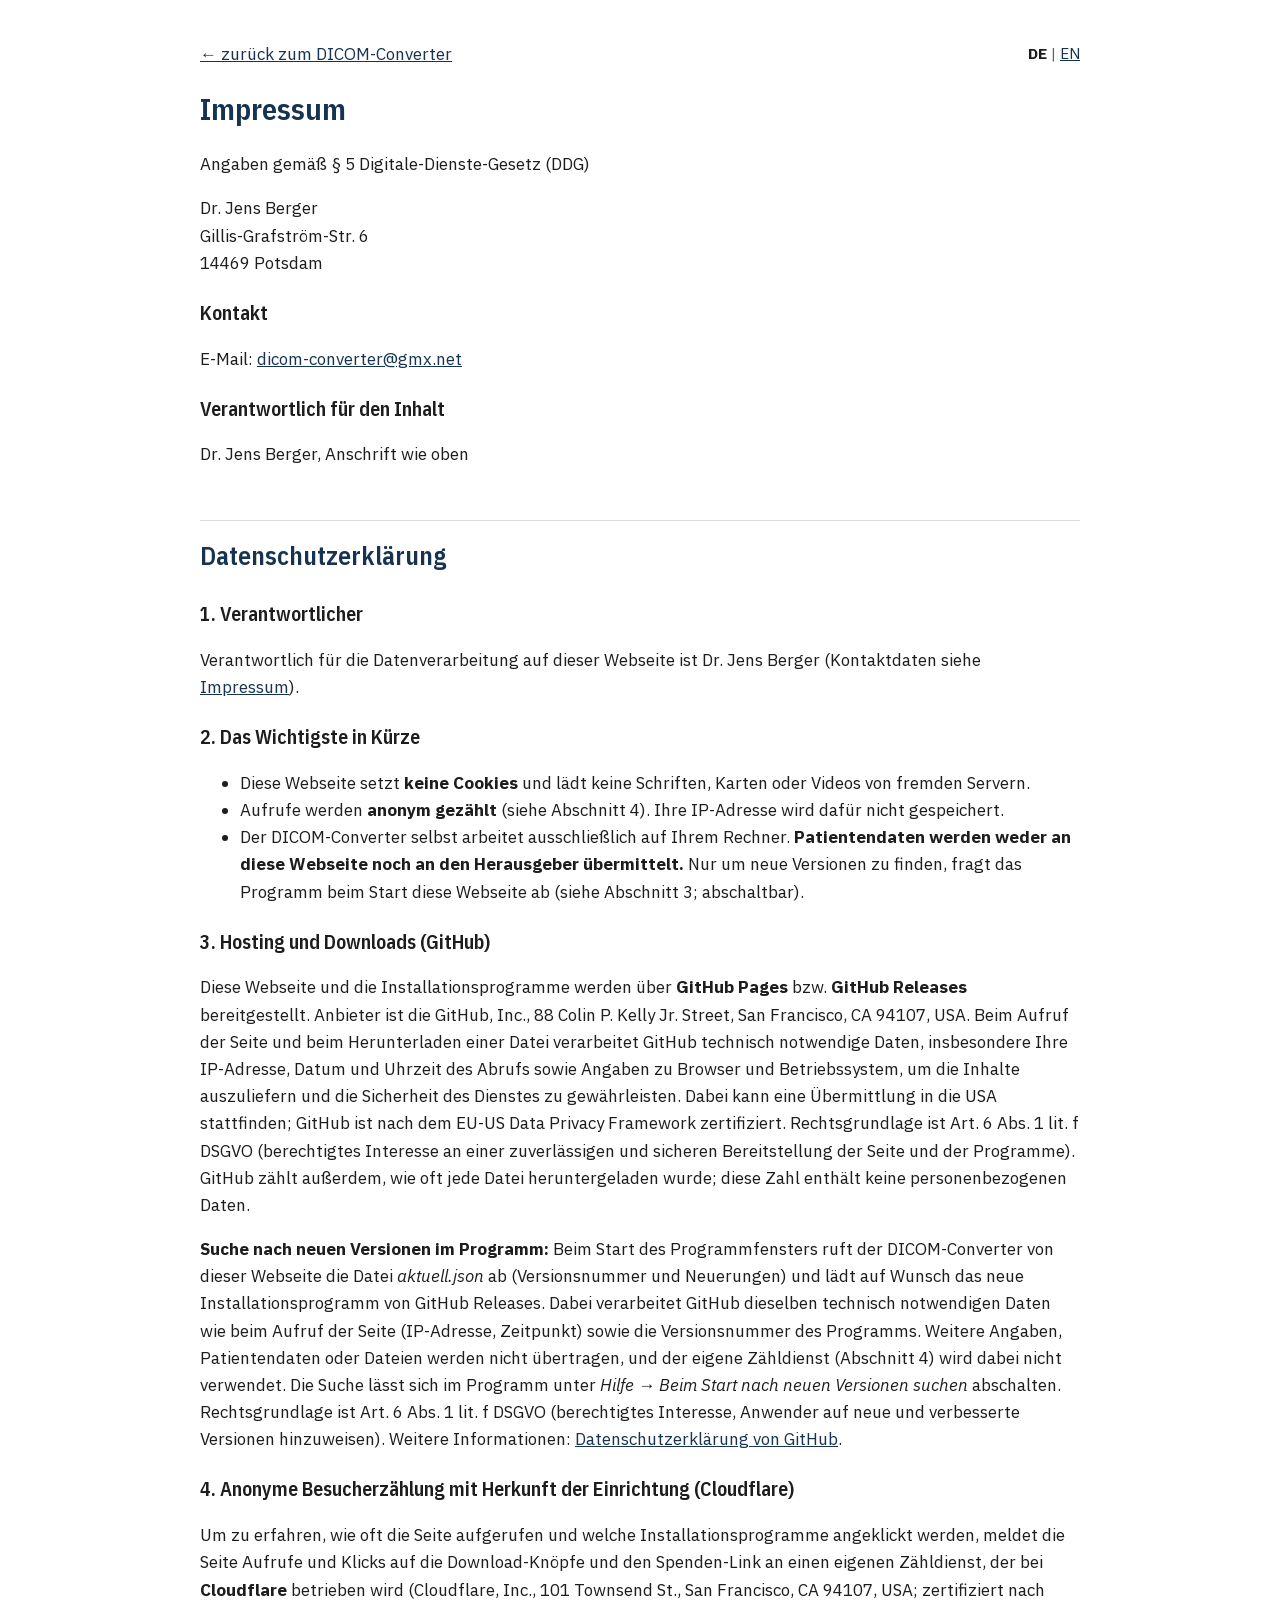
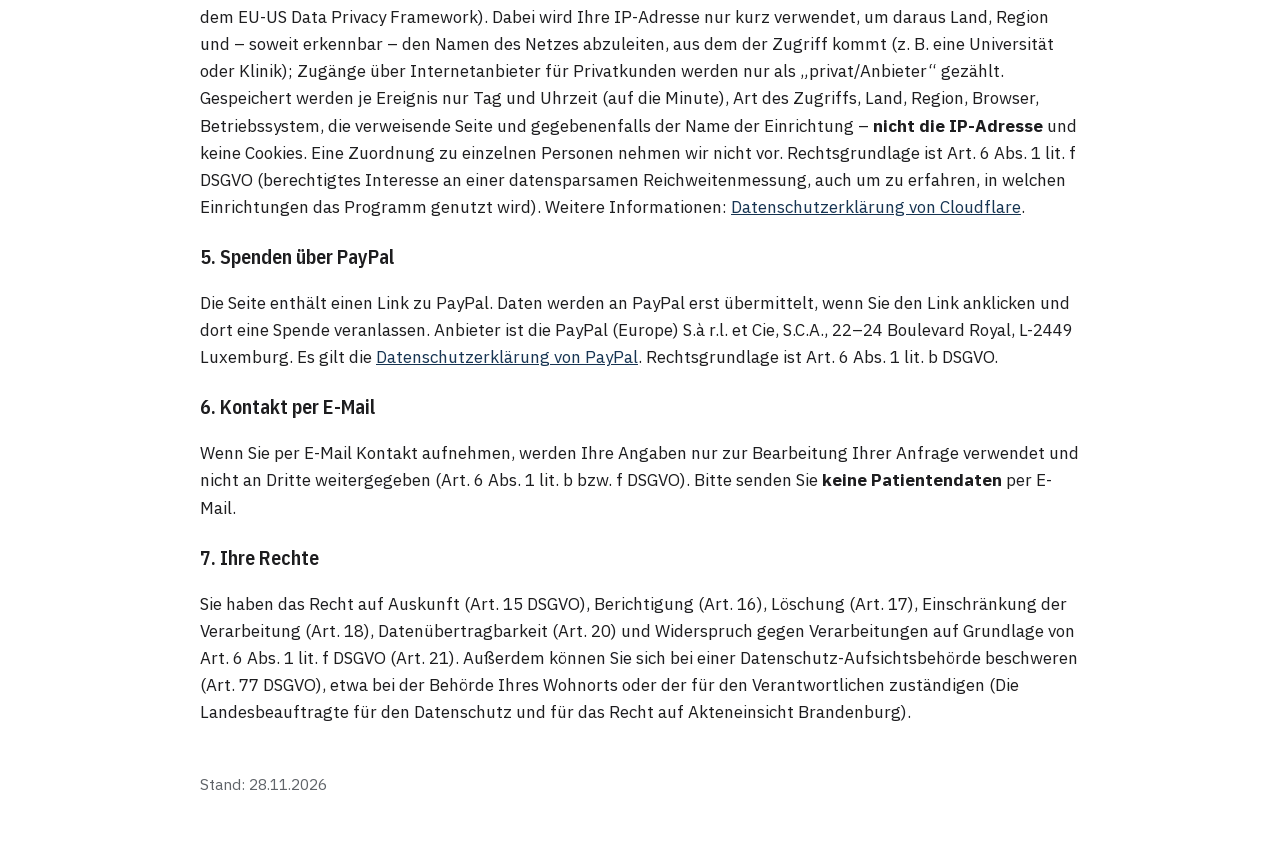
<file: rechtliches.html>
<!doctype html>
<html lang="de">
<head>
<meta charset="utf-8">
<meta name="viewport" content="width=device-width, initial-scale=1">
<title>Impressum und Datenschutz – DICOM-Converter</title>
<link rel="stylesheet" href="fonts/plex.css">
<link rel="alternate" hreflang="de" href="rechtliches.html"><link rel="alternate" hreflang="en" href="en/legal.html">
<style>
  :root { --bg: #ffffff; --text: #1d1d1f; --muted: #5f6368; --line: #d9dce1; --accent: #163452; }
  @media (prefers-color-scheme: dark) {
    :root:not([data-theme="light"]) { --bg: #17191c; --text: #e8eaed; --muted: #a0a6ad; --line: #3a3e44; --accent: #8db8e6; }
  }
  :root[data-theme="dark"] { --bg: #17191c; --text: #e8eaed; --muted: #a0a6ad; --line: #3a3e44; --accent: #8db8e6; }
  body { margin: 0; background: var(--bg); color: var(--text); font: 17px/1.6 "IBM Plex Sans", -apple-system, "Segoe UI", Helvetica, Arial, sans-serif; }
  h1, h2, h3 { font-family: "IBM Plex Sans Condensed", "Arial Narrow", "Helvetica Neue", Arial, sans-serif; font-weight: 600; }
  main { max-width: 880px; margin: 0 auto; padding: 24px 16px 48px; }
  h1 { color: var(--accent); font-size: 1.8em; margin: 0.4em 0 0.2em; }
  h2 { color: var(--accent); margin-top: 2em; padding-top: 0.6em; border-top: 1px solid var(--line); }
  h3 { margin-bottom: 0.3em; }
  a { color: var(--accent); }
  .muted { color: var(--muted); font-size: 0.9em; }
  .sprache { float: right; font-size: 0.9em; color: var(--muted); }
  .sprache b { color: var(--text); }
</style>
</head>
<body>
<main>
<p><span class="sprache"><b>DE</b> | <a href="en/legal.html" hreflang="en" lang="en">EN</a></span><a href="./">← zurück zum DICOM-Converter</a></p>

<h1 id="impressum">Impressum</h1>
<p>Angaben gemäß § 5 Digitale-Dienste-Gesetz (DDG)</p>
<p>Dr. Jens Berger<br>Gillis-Grafström-Str. 6<br>14469 Potsdam</p>
<h3>Kontakt</h3>
<p>E-Mail: <a href="mailto:dicom-converter@gmx.net">dicom-converter@gmx.net</a></p>
<h3>Verantwortlich für den Inhalt</h3>
<p>Dr. Jens Berger, Anschrift wie oben</p>

<h2 id="datenschutz">Datenschutzerklärung</h2>

<h3>1. Verantwortlicher</h3>
<p>Verantwortlich für die Datenverarbeitung auf dieser Webseite ist Dr. Jens Berger (Kontaktdaten siehe
<a href="#impressum">Impressum</a>).</p>

<h3>2. Das Wichtigste in Kürze</h3>
<ul>
  <li>Diese Webseite setzt <b>keine Cookies</b> und lädt keine Schriften, Karten oder Videos von fremden Servern.</li>
  <li>Aufrufe werden <b>anonym gezählt</b> (siehe Abschnitt 4). Ihre IP-Adresse wird dafür nicht gespeichert.</li>
  <li>Der DICOM-Converter selbst arbeitet ausschließlich auf Ihrem Rechner. <b>Patientendaten werden weder an diese
      Webseite noch an den Herausgeber übermittelt.</b> Nur um neue Versionen zu finden, fragt das Programm beim Start
      diese Webseite ab (siehe Abschnitt 3; abschaltbar).</li>
</ul>

<h3>3. Hosting und Downloads (GitHub)</h3>
<p>Diese Webseite und die Installationsprogramme werden über <b>GitHub Pages</b> bzw. <b>GitHub Releases</b>
bereitgestellt. Anbieter ist die GitHub, Inc., 88 Colin P. Kelly Jr. Street, San Francisco, CA 94107, USA.
Beim Aufruf der Seite und beim Herunterladen einer Datei verarbeitet GitHub technisch notwendige Daten, insbesondere
Ihre IP-Adresse, Datum und Uhrzeit des Abrufs sowie Angaben zu Browser und Betriebssystem, um die Inhalte auszuliefern
und die Sicherheit des Dienstes zu gewährleisten. Dabei kann eine Übermittlung in die USA stattfinden; GitHub ist
nach dem EU-US Data Privacy Framework zertifiziert. Rechtsgrundlage ist Art. 6 Abs. 1 lit. f DSGVO (berechtigtes
Interesse an einer zuverlässigen und sicheren Bereitstellung der Seite und der Programme). GitHub zählt außerdem, wie
oft jede Datei heruntergeladen wurde; diese Zahl enthält keine personenbezogenen Daten.</p>
<p><b>Suche nach neuen Versionen im Programm:</b> Beim Start des Programmfensters ruft der DICOM-Converter von dieser
Webseite die Datei <i>aktuell.json</i> ab (Versionsnummer und Neuerungen) und lädt auf Wunsch das neue Installationsprogramm
von GitHub Releases. Dabei verarbeitet GitHub dieselben technisch notwendigen Daten wie beim Aufruf der Seite (IP-Adresse,
Zeitpunkt) sowie die Versionsnummer des Programms. Weitere Angaben, Patientendaten oder Dateien werden nicht übertragen,
und der eigene Zähldienst (Abschnitt 4) wird dabei nicht verwendet. Die Suche lässt sich im Programm unter
<i>Hilfe → Beim Start nach neuen Versionen suchen</i> abschalten. Rechtsgrundlage ist Art. 6 Abs. 1 lit. f DSGVO
(berechtigtes Interesse, Anwender auf neue und verbesserte Versionen hinzuweisen).
Weitere Informationen: <a href="https://docs.github.com/de/site-policy/privacy-policies/github-general-privacy-statement">Datenschutzerklärung von GitHub</a>.</p>

<h3>4. Anonyme Besucherzählung mit Herkunft der Einrichtung (Cloudflare)</h3>
<p>Um zu erfahren, wie oft die Seite aufgerufen und welche Installationsprogramme angeklickt werden, meldet die Seite Aufrufe und Klicks auf die Download-Knöpfe und den Spenden-Link an einen eigenen Zähldienst,
der bei <b>Cloudflare</b> betrieben wird (Cloudflare, Inc., 101 Townsend St., San Francisco, CA 94107, USA; zertifiziert nach
dem EU-US Data Privacy Framework). Dabei wird Ihre IP-Adresse nur kurz verwendet, um daraus Land, Region und – soweit
erkennbar – den Namen des Netzes abzuleiten, aus dem der Zugriff kommt (z.&nbsp;B. eine Universität oder Klinik); Zugänge über
Internetanbieter für Privatkunden werden nur als „privat/Anbieter“ gezählt. Gespeichert werden je Ereignis nur Tag und Uhrzeit (auf die Minute), Art des
Zugriffs, Land, Region, Browser, Betriebssystem, die verweisende Seite und gegebenenfalls der Name der Einrichtung –
<b>nicht die IP-Adresse</b> und keine Cookies. Eine Zuordnung zu einzelnen Personen nehmen wir nicht vor.
Rechtsgrundlage ist Art. 6 Abs. 1 lit. f DSGVO (berechtigtes Interesse an einer datensparsamen Reichweitenmessung, auch um
zu erfahren, in welchen Einrichtungen das Programm genutzt wird). Weitere Informationen:
<a href="https://www.cloudflare.com/de-de/privacypolicy/">Datenschutzerklärung von Cloudflare</a>.</p>

<h3>5. Spenden über PayPal</h3>
<p>Die Seite enthält einen Link zu PayPal. Daten werden an PayPal erst übermittelt, wenn Sie den Link anklicken und
dort eine Spende veranlassen. Anbieter ist die PayPal (Europe) S.à r.l. et Cie, S.C.A., 22–24 Boulevard Royal,
L-2449 Luxemburg. Es gilt die <a href="https://www.paypal.com/de/legalhub/privacy-full">Datenschutzerklärung von PayPal</a>.
Rechtsgrundlage ist Art. 6 Abs. 1 lit. b DSGVO.</p>

<h3>6. Kontakt per E-Mail</h3>
<p>Wenn Sie per E-Mail Kontakt aufnehmen, werden Ihre Angaben nur zur Bearbeitung Ihrer Anfrage verwendet und nicht
an Dritte weitergegeben (Art. 6 Abs. 1 lit. b bzw. f DSGVO). Bitte senden Sie <b>keine Patientendaten</b> per E-Mail.</p>

<h3>7. Ihre Rechte</h3>
<p>Sie haben das Recht auf Auskunft (Art. 15 DSGVO), Berichtigung (Art. 16), Löschung (Art. 17), Einschränkung der
Verarbeitung (Art. 18), Datenübertragbarkeit (Art. 20) und Widerspruch gegen Verarbeitungen auf Grundlage von
Art. 6 Abs. 1 lit. f DSGVO (Art. 21). Außerdem können Sie sich bei einer Datenschutz-Aufsichtsbehörde beschweren
(Art. 77 DSGVO), etwa bei der Behörde Ihres Wohnorts oder der für den Verantwortlichen zuständigen
(Die Landesbeauftragte für den Datenschutz und für das Recht auf Akteneinsicht Brandenburg).</p>

<p class="muted" style="margin-top:3em">Stand: 28.11.2026</p>
</main>
</body>
</html>
</file>
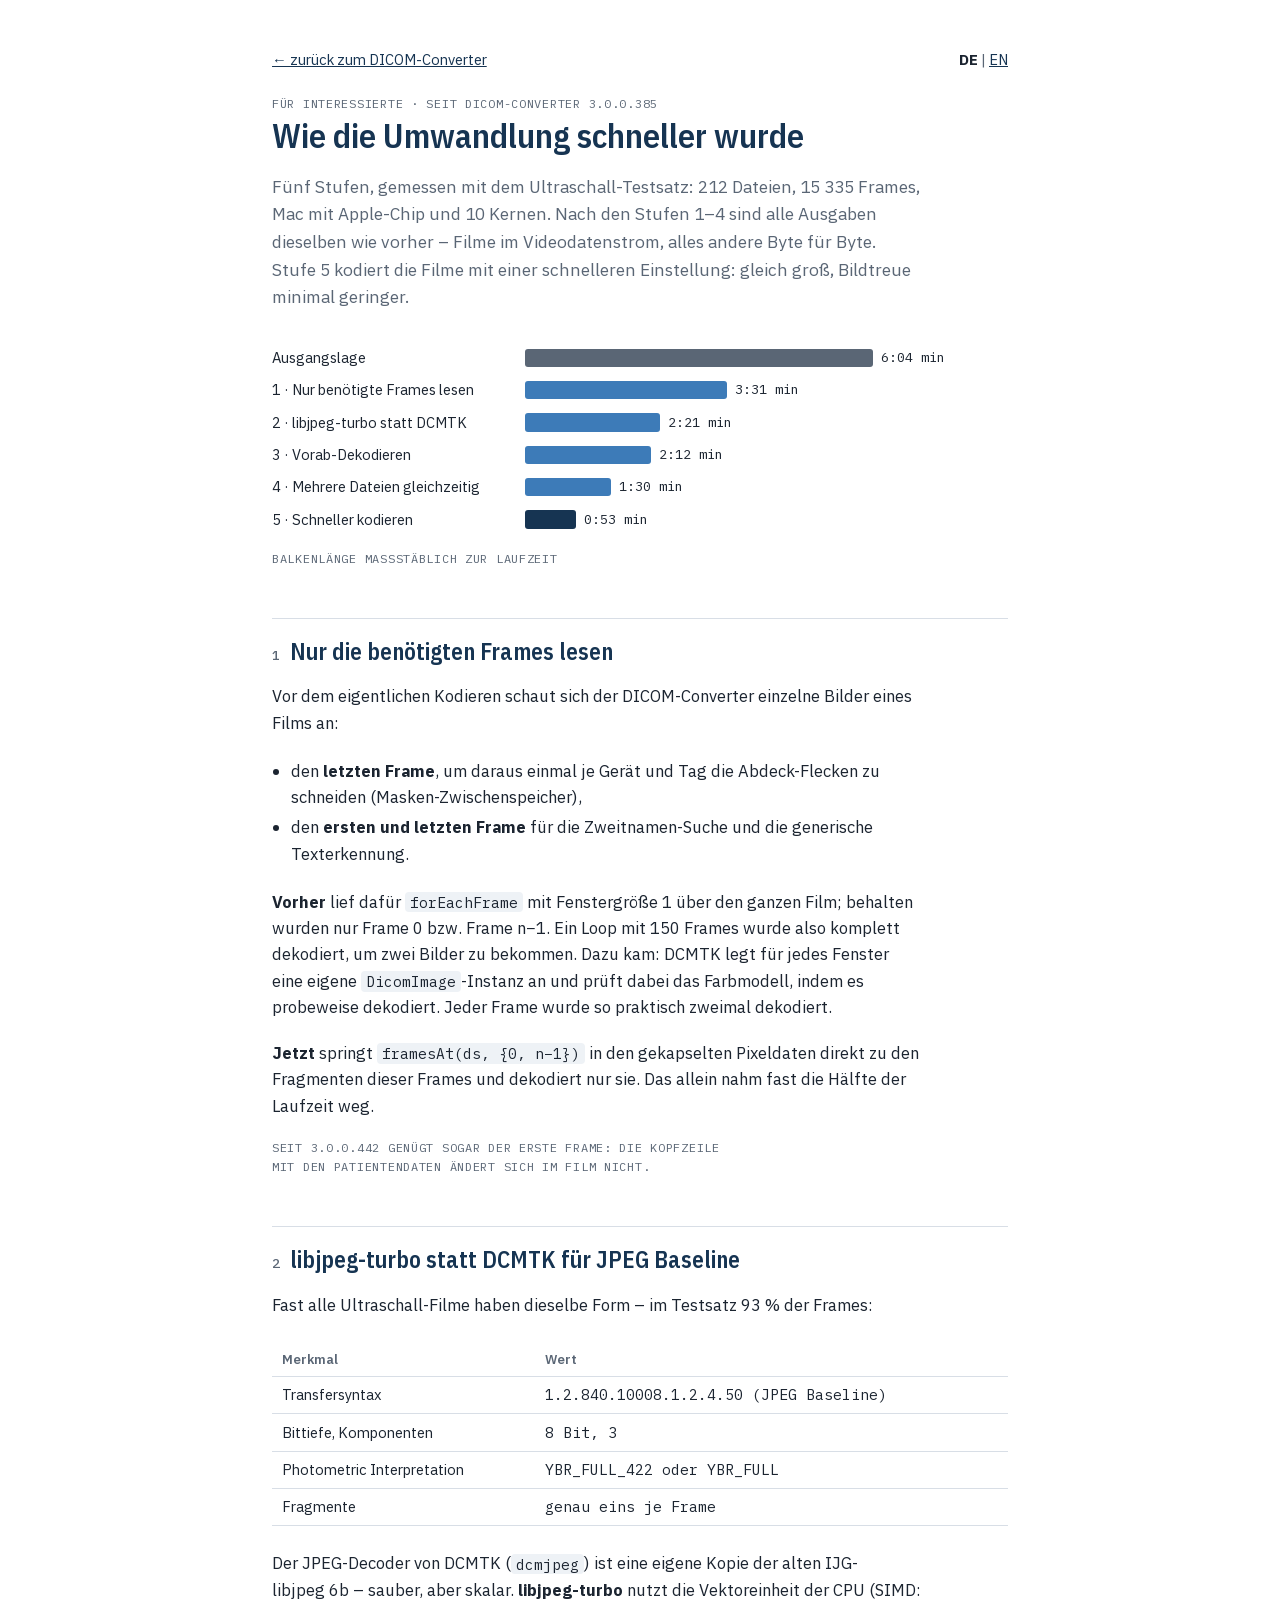
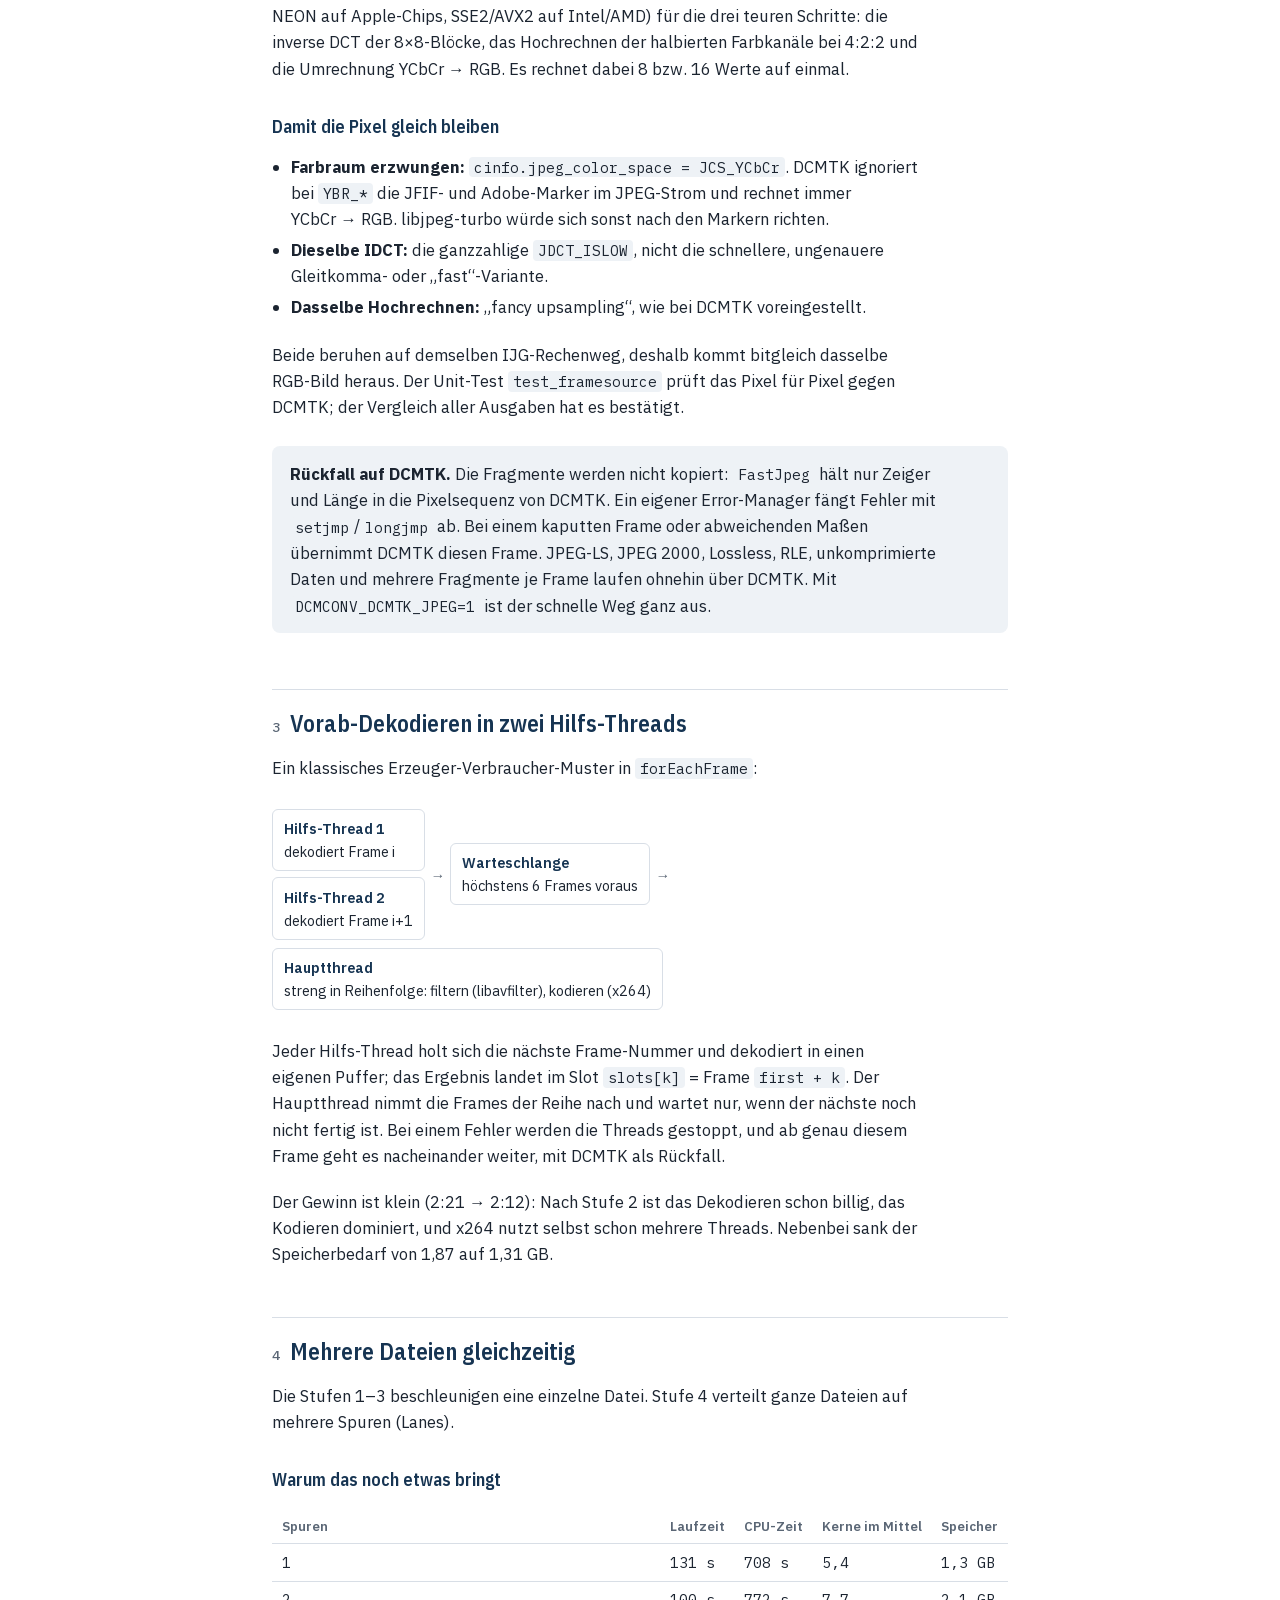
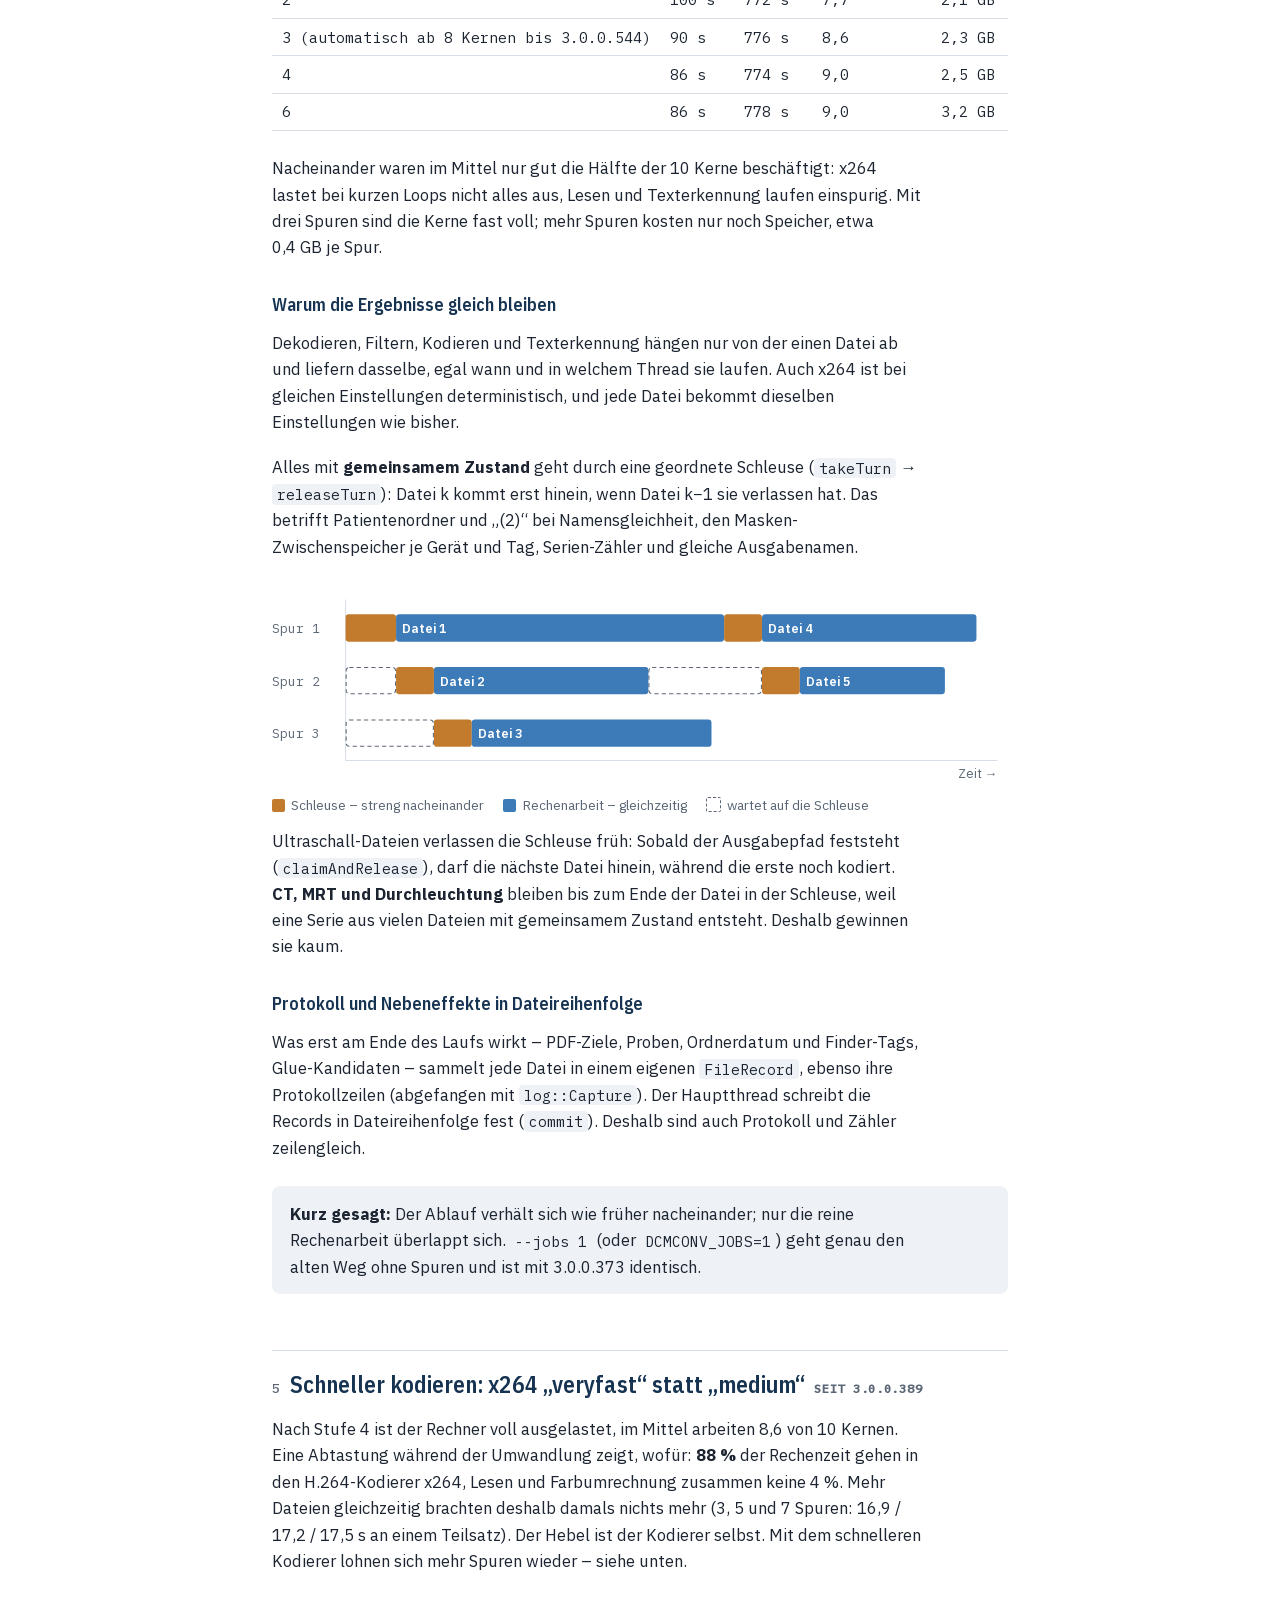
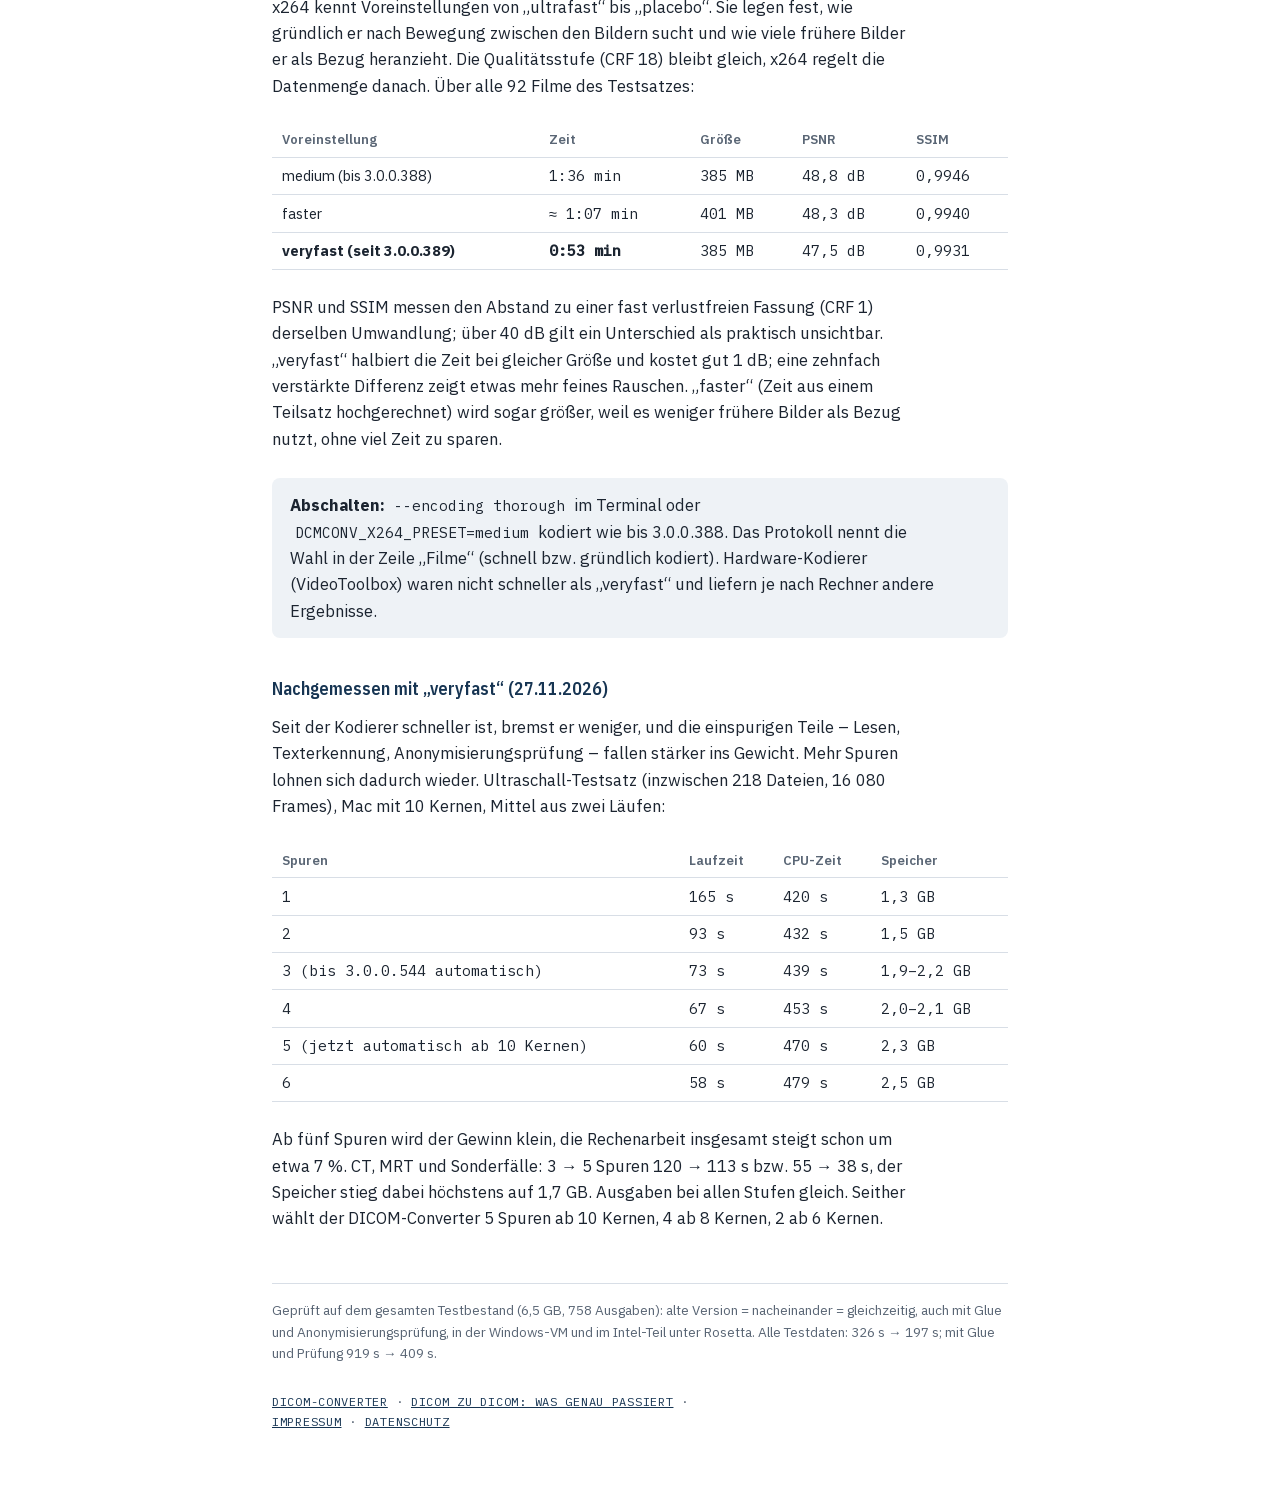
<file: technik.html>
<!doctype html>
<html lang="de">
<head>
<meta charset="utf-8">
<meta name="viewport" content="width=device-width, initial-scale=1">
<title>Wie die Umwandlung schneller wurde – DICOM-Converter</title>
<meta name="description" content="Technische Erklärung: wie der DICOM-Converter Ultraschall-Filme fast siebenmal schneller umwandelt.">
<link rel="stylesheet" href="fonts/plex.css">
<link rel="alternate" hreflang="de" href="technik.html"><link rel="alternate" hreflang="en" href="en/technology.html">
<style>
  /* Layout: eine Lesespalte wie ein technischer Befund; fünf Stufen als Abschnitte, ein maßstäblicher Zeitbalken oben, ein Spur-Diagramm unten */
  :root {
    --bg: #ffffff;
    --fg: #1b2430;
    --muted: #5a6675;
    --line: #d8dee6;
    --panel: #eef2f6;
    --accent: #163452;
    --accent-2: #3d7bb8;
    --turn: #c27a2c;
    --display: "IBM Plex Sans Condensed", "Arial Narrow", "Helvetica Neue", Arial, sans-serif;
    --body: "IBM Plex Sans", -apple-system, "Segoe UI", Helvetica, Arial, sans-serif;
    --mono: "IBM Plex Mono", ui-monospace, "SF Mono", Menlo, Consolas, monospace;
  }
  @media (prefers-color-scheme: dark) {
    :root:not([data-theme="light"]) {
      --bg: #14181d; --fg: #e3e8ee; --muted: #9aa5b2; --line: #333b45; --panel: #1e242b;
      --accent: #9cc3ea; --accent-2: #5f9bd6; --turn: #e0a057; color-scheme: dark;
    }
  }
  :root[data-theme="dark"] {
    --bg: #14181d; --fg: #e3e8ee; --muted: #9aa5b2; --line: #333b45; --panel: #1e242b;
    --accent: #9cc3ea; --accent-2: #5f9bd6; --turn: #e0a057; color-scheme: dark;
  }
  body {
    background: var(--bg); color: var(--fg);
    font: 16.5px/1.6 var(--body);
    margin: 0; padding-left: 16px; padding-right: 16px;
  }
  main { max-width: 46rem; margin: 0 auto; padding-block: 2.5rem 4rem; display: grid; gap: 0.2rem; }
  h1, h2, h3 { font-family: var(--display); color: var(--accent); text-wrap: balance; line-height: 1.2; }
  h1 { font-size: 2.1rem; font-weight: 600; margin: 0 0 0.3rem; }
  h2 { font-size: 1.45rem; font-weight: 600; margin: 2.4rem 0 0.4rem; padding-top: 1.2rem; border-top: 1px solid var(--line); display: flex; gap: 0.6rem; align-items: baseline; }
  h2 .nr { font-family: var(--mono); font-size: 0.85rem; font-weight: 500; color: var(--muted); }
  h3 { font-size: 1.1rem; font-weight: 600; margin: 1.4rem 0 0.2rem; }
  p, li { max-width: 65ch; }
  p { margin: 0.5rem 0; }
  ul { margin: 0.4rem 0; padding-left: 1.2rem; }
  li { margin: 0.25rem 0; }
  code { font-family: var(--mono); font-size: 0.88em; background: var(--panel); padding: 0.05em 0.35em; border-radius: 4px; }
  .lead { font-size: 1.08rem; color: var(--muted); margin-bottom: 1rem; }
  .label { font-family: var(--mono); font-size: 0.75rem; letter-spacing: 0.06em; text-transform: uppercase; color: var(--muted); }

  .zeiten { display: grid; gap: 0.55rem; margin: 1rem 0 0.4rem; font-variant-numeric: tabular-nums; }
  .zeile { display: grid; grid-template-columns: minmax(0, 15rem) minmax(0, 1fr); gap: 0.8rem; align-items: center; }
  .zeile .name { font-size: 0.92rem; }
  .bahn { display: flex; align-items: center; gap: 0.5rem; min-width: 0; }
  .balken { height: 1.15rem; background: var(--accent-2); border-radius: 3px; flex: none; }
  .zeile.start .balken { background: var(--muted); }
  .zeile.jetzt .balken { background: var(--accent); }
  .wert { font-family: var(--mono); font-size: 0.85rem; white-space: nowrap; }
  @media (max-width: 560px) { .zeile { grid-template-columns: 1fr; gap: 0.15rem; } }

  .kasten { background: var(--panel); border-radius: 8px; padding: 0.9rem 1.1rem; margin: 0.9rem 0; }
  .kasten p:first-child { margin-top: 0; } .kasten p:last-child { margin-bottom: 0; }

  .fluss { display: flex; flex-wrap: wrap; align-items: center; gap: 0.5rem; margin: 1rem 0; font-size: 0.9rem; }
  .fluss .knoten { border: 1px solid var(--line); border-radius: 6px; padding: 0.45rem 0.7rem; background: var(--bg); }
  .fluss .knoten b { display: block; font-weight: 600; color: var(--accent); }
  .fluss .pfeil { color: var(--muted); font-family: var(--mono); }
  .fluss .stapel { display: grid; gap: 0.4rem; }

  table { border-collapse: collapse; width: 100%; font-size: 0.92rem; font-variant-numeric: tabular-nums; }
  th, td { text-align: left; padding: 0.4rem 0.6rem; border-bottom: 1px solid var(--line); vertical-align: top; }
  th { font-weight: 600; color: var(--muted); font-size: 0.82rem; }
  td.z { font-family: var(--mono); white-space: nowrap; }
  .tab { overflow-x: auto; margin: 0.8rem 0; }

  .diagramm { overflow-x: auto; margin: 1rem 0 0.3rem; }
  .diagramm svg { display: block; width: 100%; min-width: 34rem; height: auto; }
  .legende { display: flex; flex-wrap: wrap; gap: 0.4rem 1.2rem; font-size: 0.85rem; color: var(--muted); }
  .legende span::before { content: ""; display: inline-block; width: 0.8rem; height: 0.8rem; border-radius: 2px; margin-right: 0.4rem; vertical-align: -0.1rem; }
  .legende .l-turn::before { background: var(--turn); }
  .legende .l-calc::before { background: var(--accent-2); }
  .legende .l-wait::before { background: transparent; border: 1px dashed var(--muted); }
  footer { margin-top: 2.5rem; padding-top: 1rem; border-top: 1px solid var(--line); font-size: 0.85rem; color: var(--muted); }
  .zurueck { font-size: 0.92rem; margin-bottom: 1.2rem; max-width: none; }
  .sprache { float: right; font-size: 0.92rem; color: var(--muted); }
  .sprache b { color: var(--fg); }
  a { color: var(--accent); }
</style>
</head>
<body>
<main>
  <p class="zurueck"><span class="sprache"><b>DE</b> | <a href="en/technology.html" hreflang="en" lang="en">EN</a></span><a href="./">← zurück zum DICOM-Converter</a></p>
  <div class="label">Für Interessierte · seit DICOM-Converter 3.0.0.385</div>
  <h1>Wie die Umwandlung schneller wurde</h1>
  <p class="lead">Fünf Stufen, gemessen mit dem Ultraschall-Testsatz: 212 Dateien, 15&nbsp;335 Frames, Mac mit Apple-Chip und 10 Kernen.
  Nach den Stufen 1–4 sind alle Ausgaben dieselben wie vorher – Filme im Videodatenstrom, alles andere Byte für Byte. Stufe&nbsp;5
  kodiert die Filme mit einer schnelleren Einstellung: gleich groß, Bildtreue minimal geringer.</p>

  <div class="zeiten" role="list" aria-label="Laufzeit nach jeder Stufe">
    <div class="zeile start" role="listitem"><span class="name">Ausgangslage</span><span class="bahn"><span class="balken" style="width:72%"></span><span class="wert">6:04 min</span></span></div>
    <div class="zeile" role="listitem"><span class="name">1 · Nur benötigte Frames lesen</span><span class="bahn"><span class="balken" style="width:41.8%"></span><span class="wert">3:31 min</span></span></div>
    <div class="zeile" role="listitem"><span class="name">2 · libjpeg-turbo statt DCMTK</span><span class="bahn"><span class="balken" style="width:27.9%"></span><span class="wert">2:21 min</span></span></div>
    <div class="zeile" role="listitem"><span class="name">3 · Vorab-Dekodieren</span><span class="bahn"><span class="balken" style="width:26.1%"></span><span class="wert">2:12 min</span></span></div>
    <div class="zeile" role="listitem"><span class="name">4 · Mehrere Dateien gleichzeitig</span><span class="bahn"><span class="balken" style="width:17.9%"></span><span class="wert">1:30 min</span></span></div>
    <div class="zeile jetzt" role="listitem"><span class="name">5 · Schneller kodieren</span><span class="bahn"><span class="balken" style="width:10.5%"></span><span class="wert">0:53 min</span></span></div>
  </div>
  <p class="label">Balkenlänge maßstäblich zur Laufzeit</p>

  <h2><span class="nr">1</span>Nur die benötigten Frames lesen</h2>
  <p>Vor dem eigentlichen Kodieren schaut sich der DICOM-Converter einzelne Bilder eines Films an:</p>
  <ul>
    <li>den <b>letzten Frame</b>, um daraus einmal je Gerät und Tag die Abdeck-Flecken zu schneiden (Masken-Zwischenspeicher),</li>
    <li>den <b>ersten und letzten Frame</b> für die Zweitnamen-Suche und die generische Texterkennung.</li>
  </ul>
  <p><b>Vorher</b> lief dafür <code>forEachFrame</code> mit Fenstergröße&nbsp;1 über den ganzen Film; behalten wurden nur Frame&nbsp;0 bzw.
  Frame&nbsp;n−1. Ein Loop mit 150 Frames wurde also komplett dekodiert, um zwei Bilder zu bekommen. Dazu kam: DCMTK legt für jedes Fenster
  eine eigene <code>DicomImage</code>-Instanz an und prüft dabei das Farbmodell, indem es probeweise dekodiert. Jeder Frame wurde so
  praktisch zweimal dekodiert.</p>
  <p><b>Jetzt</b> springt <code>framesAt(ds, {0, n−1})</code> in den gekapselten Pixeldaten direkt zu den Fragmenten dieser Frames und
  dekodiert nur sie. Das allein nahm fast die Hälfte der Laufzeit weg.</p>
  <p class="label">Seit 3.0.0.442 genügt sogar der erste Frame: Die Kopfzeile mit den Patientendaten ändert sich im Film nicht.</p>

  <h2><span class="nr">2</span>libjpeg-turbo statt DCMTK für JPEG Baseline</h2>
  <p>Fast alle Ultraschall-Filme haben dieselbe Form – im Testsatz 93&nbsp;% der Frames:</p>
  <div class="tab"><table>
    <tr><th>Merkmal</th><th>Wert</th></tr>
    <tr><td>Transfersyntax</td><td class="z">1.2.840.10008.1.2.4.50 (JPEG Baseline)</td></tr>
    <tr><td>Bittiefe, Komponenten</td><td class="z">8 Bit, 3</td></tr>
    <tr><td>Photometric Interpretation</td><td class="z">YBR_FULL_422 oder YBR_FULL</td></tr>
    <tr><td>Fragmente</td><td class="z">genau eins je Frame</td></tr>
  </table></div>
  <p>Der JPEG-Decoder von DCMTK (<code>dcmjpeg</code>) ist eine eigene Kopie der alten IJG-libjpeg&nbsp;6b – sauber, aber skalar.
  <b>libjpeg-turbo</b> nutzt die Vektoreinheit der CPU (SIMD: NEON auf Apple-Chips, SSE2/AVX2 auf Intel/AMD) für die drei teuren Schritte:
  die inverse DCT der 8×8-Blöcke, das Hochrechnen der halbierten Farbkanäle bei 4:2:2 und die Umrechnung YCbCr&nbsp;→&nbsp;RGB. Es rechnet
  dabei 8 bzw. 16 Werte auf einmal.</p>

  <h3>Damit die Pixel gleich bleiben</h3>
  <ul>
    <li><b>Farbraum erzwungen:</b> <code>cinfo.jpeg_color_space = JCS_YCbCr</code>. DCMTK ignoriert bei <code>YBR_*</code> die JFIF- und
    Adobe-Marker im JPEG-Strom und rechnet immer YCbCr&nbsp;→&nbsp;RGB. libjpeg-turbo würde sich sonst nach den Markern richten.</li>
    <li><b>Dieselbe IDCT:</b> die ganzzahlige <code>JDCT_ISLOW</code>, nicht die schnellere, ungenauere Gleitkomma- oder „fast“-Variante.</li>
    <li><b>Dasselbe Hochrechnen:</b> „fancy upsampling“, wie bei DCMTK voreingestellt.</li>
  </ul>
  <p>Beide beruhen auf demselben IJG-Rechenweg, deshalb kommt bitgleich dasselbe RGB-Bild heraus. Der Unit-Test
  <code>test_framesource</code> prüft das Pixel für Pixel gegen DCMTK; der Vergleich aller Ausgaben hat es bestätigt.</p>

  <div class="kasten">
    <p><b>Rückfall auf DCMTK.</b> Die Fragmente werden nicht kopiert: <code>FastJpeg</code> hält nur Zeiger und Länge in die Pixelsequenz
    von DCMTK. Ein eigener Error-Manager fängt Fehler mit <code>setjmp</code>/<code>longjmp</code> ab. Bei einem kaputten Frame oder
    abweichenden Maßen übernimmt DCMTK diesen Frame. JPEG-LS, JPEG&nbsp;2000, Lossless, RLE, unkomprimierte Daten und mehrere Fragmente je
    Frame laufen ohnehin über DCMTK. Mit <code>DCMCONV_DCMTK_JPEG=1</code> ist der schnelle Weg ganz aus.</p>
  </div>

  <h2><span class="nr">3</span>Vorab-Dekodieren in zwei Hilfs-Threads</h2>
  <p>Ein klassisches Erzeuger-Verbraucher-Muster in <code>forEachFrame</code>:</p>
  <div class="fluss" aria-label="Ablauf des Vorab-Dekodierens">
    <div class="stapel">
      <div class="knoten"><b>Hilfs-Thread 1</b>dekodiert Frame i</div>
      <div class="knoten"><b>Hilfs-Thread 2</b>dekodiert Frame i+1</div>
    </div>
    <span class="pfeil">→</span>
    <div class="knoten"><b>Warteschlange</b>höchstens 6 Frames voraus</div>
    <span class="pfeil">→</span>
    <div class="knoten"><b>Hauptthread</b>streng in Reihenfolge: filtern (libavfilter), kodieren (x264)</div>
  </div>
  <p>Jeder Hilfs-Thread holt sich die nächste Frame-Nummer und dekodiert in einen eigenen Puffer; das Ergebnis landet im Slot
  <code>slots[k]</code> = Frame <code>first + k</code>. Der Hauptthread nimmt die Frames der Reihe nach und wartet nur, wenn der nächste noch
  nicht fertig ist. Bei einem Fehler werden die Threads gestoppt, und ab genau diesem Frame geht es nacheinander weiter, mit DCMTK als
  Rückfall.</p>
  <p>Der Gewinn ist klein (2:21 → 2:12): Nach Stufe&nbsp;2 ist das Dekodieren schon billig, das Kodieren dominiert, und x264 nutzt selbst
  schon mehrere Threads. Nebenbei sank der Speicherbedarf von 1,87 auf 1,31&nbsp;GB.</p>

  <h2><span class="nr">4</span>Mehrere Dateien gleichzeitig</h2>
  <p>Die Stufen 1–3 beschleunigen eine einzelne Datei. Stufe&nbsp;4 verteilt ganze Dateien auf mehrere Spuren (Lanes).</p>

  <h3>Warum das noch etwas bringt</h3>
  <div class="tab"><table>
    <tr><th>Spuren</th><th>Laufzeit</th><th>CPU-Zeit</th><th>Kerne im Mittel</th><th>Speicher</th></tr>
    <tr><td class="z">1</td><td class="z">131 s</td><td class="z">708 s</td><td class="z">5,4</td><td class="z">1,3 GB</td></tr>
    <tr><td class="z">2</td><td class="z">100 s</td><td class="z">772 s</td><td class="z">7,7</td><td class="z">2,1 GB</td></tr>
    <tr><td class="z">3 (automatisch ab 8 Kernen bis 3.0.0.544)</td><td class="z">90 s</td><td class="z">776 s</td><td class="z">8,6</td><td class="z">2,3 GB</td></tr>
    <tr><td class="z">4</td><td class="z">86 s</td><td class="z">774 s</td><td class="z">9,0</td><td class="z">2,5 GB</td></tr>
    <tr><td class="z">6</td><td class="z">86 s</td><td class="z">778 s</td><td class="z">9,0</td><td class="z">3,2 GB</td></tr>
  </table></div>
  <p>Nacheinander waren im Mittel nur gut die Hälfte der 10 Kerne beschäftigt: x264 lastet bei kurzen Loops nicht alles aus, Lesen und
  Texterkennung laufen einspurig. Mit drei Spuren sind die Kerne fast voll; mehr Spuren kosten nur noch Speicher, etwa 0,4&nbsp;GB je Spur.</p>

  <h3>Warum die Ergebnisse gleich bleiben</h3>
  <p>Dekodieren, Filtern, Kodieren und Texterkennung hängen nur von der einen Datei ab und liefern dasselbe, egal wann und in welchem Thread
  sie laufen. Auch x264 ist bei gleichen Einstellungen deterministisch, und jede Datei bekommt dieselben Einstellungen wie bisher.</p>
  <p>Alles mit <b>gemeinsamem Zustand</b> geht durch eine geordnete Schleuse (<code>takeTurn</code> → <code>releaseTurn</code>):
  Datei&nbsp;k kommt erst hinein, wenn Datei&nbsp;k−1 sie verlassen hat. Das betrifft Patientenordner und „(2)“ bei Namensgleichheit, den
  Masken-Zwischenspeicher je Gerät und Tag, Serien-Zähler und gleiche Ausgabenamen.</p>

  <div class="diagramm" role="img" aria-label="Drei Spuren über die Zeit: Schleusen-Abschnitte der Dateien 1 bis 5 liegen nacheinander, die Rechenarbeit überlappt sich">
    <svg viewBox="0 0 700 190" xmlns="http://www.w3.org/2000/svg">
      <g font-family="IBM Plex Mono, ui-monospace, Menlo, monospace" font-size="12" fill="var(--muted)">
        <text x="0" y="44">Spur 1</text><text x="0" y="94">Spur 2</text><text x="0" y="144">Spur 3</text>
      </g>
      <g stroke="var(--line)" stroke-width="1"><line x1="70" y1="12" x2="70" y2="165"/><line x1="70" y1="165" x2="690" y2="165"/></g>
      <text x="690" y="182" text-anchor="end" font-family="IBM Plex Sans, Arial, sans-serif" font-size="12" fill="var(--muted)">Zeit →</text>
      <!-- Maßstab: 1 Einheit = 6 px, Start bei x = 70 -->
      <g font-family="IBM Plex Sans, Arial, sans-serif" font-size="12" font-weight="600">
        <!-- Spur 1: Datei 1 Schleuse 0–8, Rechnen 8–60; Datei 4 Schleuse 60–66, Rechnen 66–100 -->
        <rect x="70" y="26" width="48" height="26" rx="3" fill="var(--turn)"/>
        <rect x="118" y="26" width="312" height="26" rx="3" fill="var(--accent-2)"/>
        <text x="124" y="44" fill="var(--bg)">Datei 1</text>
        <rect x="430" y="26" width="36" height="26" rx="3" fill="var(--turn)"/>
        <rect x="466" y="26" width="204" height="26" rx="3" fill="var(--accent-2)"/>
        <text x="472" y="44" fill="var(--bg)">Datei 4</text>
        <!-- Spur 2: Datei 2 wartet 0–8, Schleuse 8–14, Rechnen 14–48; wartet 48–66, Datei 5 Schleuse 66–72, Rechnen 72–95 -->
        <rect x="70.5" y="76.5" width="47" height="25" rx="3" fill="none" stroke="var(--muted)" stroke-dasharray="4 3"/>
        <rect x="118" y="76" width="36" height="26" rx="3" fill="var(--turn)"/>
        <rect x="154" y="76" width="204" height="26" rx="3" fill="var(--accent-2)"/>
        <text x="160" y="94" fill="var(--bg)">Datei 2</text>
        <rect x="358.5" y="76.5" width="107" height="25" rx="3" fill="none" stroke="var(--muted)" stroke-dasharray="4 3"/>
        <rect x="466" y="76" width="36" height="26" rx="3" fill="var(--turn)"/>
        <rect x="502" y="76" width="138" height="26" rx="3" fill="var(--accent-2)"/>
        <text x="508" y="94" fill="var(--bg)">Datei 5</text>
        <!-- Spur 3: Datei 3 wartet 0–14, Schleuse 14–20, Rechnen 20–58 -->
        <rect x="70.5" y="126.5" width="83" height="25" rx="3" fill="none" stroke="var(--muted)" stroke-dasharray="4 3"/>
        <rect x="154" y="126" width="36" height="26" rx="3" fill="var(--turn)"/>
        <rect x="190" y="126" width="228" height="26" rx="3" fill="var(--accent-2)"/>
        <text x="196" y="144" fill="var(--bg)">Datei 3</text>
      </g>
    </svg>
  </div>
  <div class="legende"><span class="l-turn">Schleuse – streng nacheinander</span><span class="l-calc">Rechenarbeit – gleichzeitig</span><span class="l-wait">wartet auf die Schleuse</span></div>

  <p>Ultraschall-Dateien verlassen die Schleuse früh: Sobald der Ausgabepfad feststeht (<code>claimAndRelease</code>), darf die nächste
  Datei hinein, während die erste noch kodiert. <b>CT, MRT und Durchleuchtung</b> bleiben bis zum Ende der Datei in der Schleuse, weil eine
  Serie aus vielen Dateien mit gemeinsamem Zustand entsteht. Deshalb gewinnen sie kaum.</p>

  <h3>Protokoll und Nebeneffekte in Dateireihenfolge</h3>
  <p>Was erst am Ende des Laufs wirkt – PDF-Ziele, Proben, Ordnerdatum und Finder-Tags, Glue-Kandidaten – sammelt jede Datei in einem eigenen
  <code>FileRecord</code>, ebenso ihre Protokollzeilen (abgefangen mit <code>log::Capture</code>). Der Hauptthread schreibt die Records in
  Dateireihenfolge fest (<code>commit</code>). Deshalb sind auch Protokoll und Zähler zeilengleich.</p>

  <div class="kasten">
    <p><b>Kurz gesagt:</b> Der Ablauf verhält sich wie früher nacheinander; nur die reine Rechenarbeit überlappt sich.
    <code>--jobs 1</code> (oder <code>DCMCONV_JOBS=1</code>) geht genau den alten Weg ohne Spuren und ist mit 3.0.0.373 identisch.</p>
  </div>

  <h2><span class="nr">5</span>Schneller kodieren: x264 „veryfast“ statt „medium“ <span class="label">seit 3.0.0.389</span></h2>
  <p>Nach Stufe&nbsp;4 ist der Rechner voll ausgelastet, im Mittel arbeiten 8,6 von 10 Kernen. Eine Abtastung während der Umwandlung zeigt, wofür:
  <b>88&nbsp;%</b> der Rechenzeit gehen in den H.264-Kodierer x264, Lesen und Farbumrechnung zusammen keine 4&nbsp;%. Mehr Dateien gleichzeitig
  brachten deshalb damals nichts mehr (3, 5 und 7 Spuren: 16,9 / 17,2 / 17,5&nbsp;s an einem Teilsatz). Der Hebel ist der Kodierer selbst.
  Mit dem schnelleren Kodierer lohnen sich mehr Spuren wieder – siehe unten.</p>
  <p>x264 kennt Voreinstellungen von „ultrafast“ bis „placebo“. Sie legen fest, wie gründlich er nach Bewegung zwischen den Bildern sucht und
  wie viele frühere Bilder er als Bezug heranzieht. Die Qualitätsstufe (CRF&nbsp;18) bleibt gleich, x264 regelt die Datenmenge danach. Über
  alle 92 Filme des Testsatzes:</p>
  <div class="tab"><table>
    <thead><tr><th>Voreinstellung</th><th>Zeit</th><th>Größe</th><th>PSNR</th><th>SSIM</th></tr></thead>
    <tbody>
      <tr><td>medium (bis 3.0.0.388)</td><td class="z">1:36&nbsp;min</td><td class="z">385&nbsp;MB</td><td class="z">48,8&nbsp;dB</td><td class="z">0,9946</td></tr>
      <tr><td>faster</td><td class="z">≈&nbsp;1:07&nbsp;min</td><td class="z">401&nbsp;MB</td><td class="z">48,3&nbsp;dB</td><td class="z">0,9940</td></tr>
      <tr><td><b>veryfast (seit 3.0.0.389)</b></td><td class="z"><b>0:53&nbsp;min</b></td><td class="z">385&nbsp;MB</td><td class="z">47,5&nbsp;dB</td><td class="z">0,9931</td></tr>
    </tbody>
  </table></div>
  <p>PSNR und SSIM messen den Abstand zu einer fast verlustfreien Fassung (CRF&nbsp;1) derselben Umwandlung; über 40&nbsp;dB gilt ein Unterschied
  als praktisch unsichtbar. „veryfast“ halbiert die Zeit bei gleicher Größe und kostet gut 1&nbsp;dB; eine zehnfach verstärkte Differenz
  zeigt etwas mehr feines Rauschen. „faster“ (Zeit aus einem Teilsatz hochgerechnet) wird
  sogar größer, weil es weniger frühere Bilder als Bezug nutzt, ohne viel Zeit zu sparen.</p>
  <div class="kasten">
    <p><b>Abschalten:</b> <code>--encoding thorough</code> im Terminal oder <code>DCMCONV_X264_PRESET=medium</code> kodiert wie bis 3.0.0.388.
    Das Protokoll nennt die Wahl in der Zeile „Filme“ (schnell bzw. gründlich kodiert). Hardware-Kodierer (VideoToolbox) waren nicht schneller als „veryfast“
    und liefern je nach Rechner andere Ergebnisse.</p>
  </div>

  <h3>Nachgemessen mit „veryfast“ (27.11.2026)</h3>
  <p>Seit der Kodierer schneller ist, bremst er weniger, und die einspurigen Teile – Lesen, Texterkennung, Anonymisierungsprüfung – fallen stärker ins Gewicht. Mehr Spuren lohnen sich dadurch wieder. Ultraschall-Testsatz (inzwischen 218 Dateien, 16 080 Frames), Mac mit 10 Kernen, Mittel aus zwei Läufen:</p>
  <div class="tab"><table>
    <tr><th>Spuren</th><th>Laufzeit</th><th>CPU-Zeit</th><th>Speicher</th></tr>
    <tr><td class="z">1</td><td class="z">165 s</td><td class="z">420 s</td><td class="z">1,3 GB</td></tr>
    <tr><td class="z">2</td><td class="z">93 s</td><td class="z">432 s</td><td class="z">1,5 GB</td></tr>
    <tr><td class="z">3 (bis 3.0.0.544 automatisch)</td><td class="z">73 s</td><td class="z">439 s</td><td class="z">1,9–2,2 GB</td></tr>
    <tr><td class="z">4</td><td class="z">67 s</td><td class="z">453 s</td><td class="z">2,0–2,1 GB</td></tr>
    <tr><td class="z">5 (jetzt automatisch ab 10 Kernen)</td><td class="z">60 s</td><td class="z">470 s</td><td class="z">2,3 GB</td></tr>
    <tr><td class="z">6</td><td class="z">58 s</td><td class="z">479 s</td><td class="z">2,5 GB</td></tr>
  </table></div>
  <p>Ab fünf Spuren wird der Gewinn klein, die Rechenarbeit insgesamt steigt schon um etwa 7&nbsp;%. CT, MRT und Sonderfälle: 3 → 5 Spuren 120 → 113&nbsp;s bzw. 55 → 38&nbsp;s, der Speicher stieg dabei höchstens auf 1,7&nbsp;GB. Ausgaben bei allen Stufen gleich. Seither wählt der DICOM-Converter 5 Spuren ab 10 Kernen, 4 ab 8 Kernen, 2 ab 6 Kernen.</p>

  <footer>Geprüft auf dem gesamten Testbestand (6,5&nbsp;GB, 758 Ausgaben): alte Version = nacheinander = gleichzeitig, auch mit Glue und
  Anonymisierungsprüfung, in der Windows-VM und im Intel-Teil unter Rosetta. Alle Testdaten: 326&nbsp;s → 197&nbsp;s; mit Glue und Prüfung
  919&nbsp;s → 409&nbsp;s.</footer>
  <p class="label" style="margin-top:1.5rem"><a href="./">DICOM-Converter</a> · <a href="dicom-dicom.html">DICOM zu DICOM: Was genau passiert</a> · <a href="rechtliches.html#impressum">Impressum</a> · <a href="rechtliches.html#datenschutz">Datenschutz</a></p>
</main>
</body>
</html>
</file>
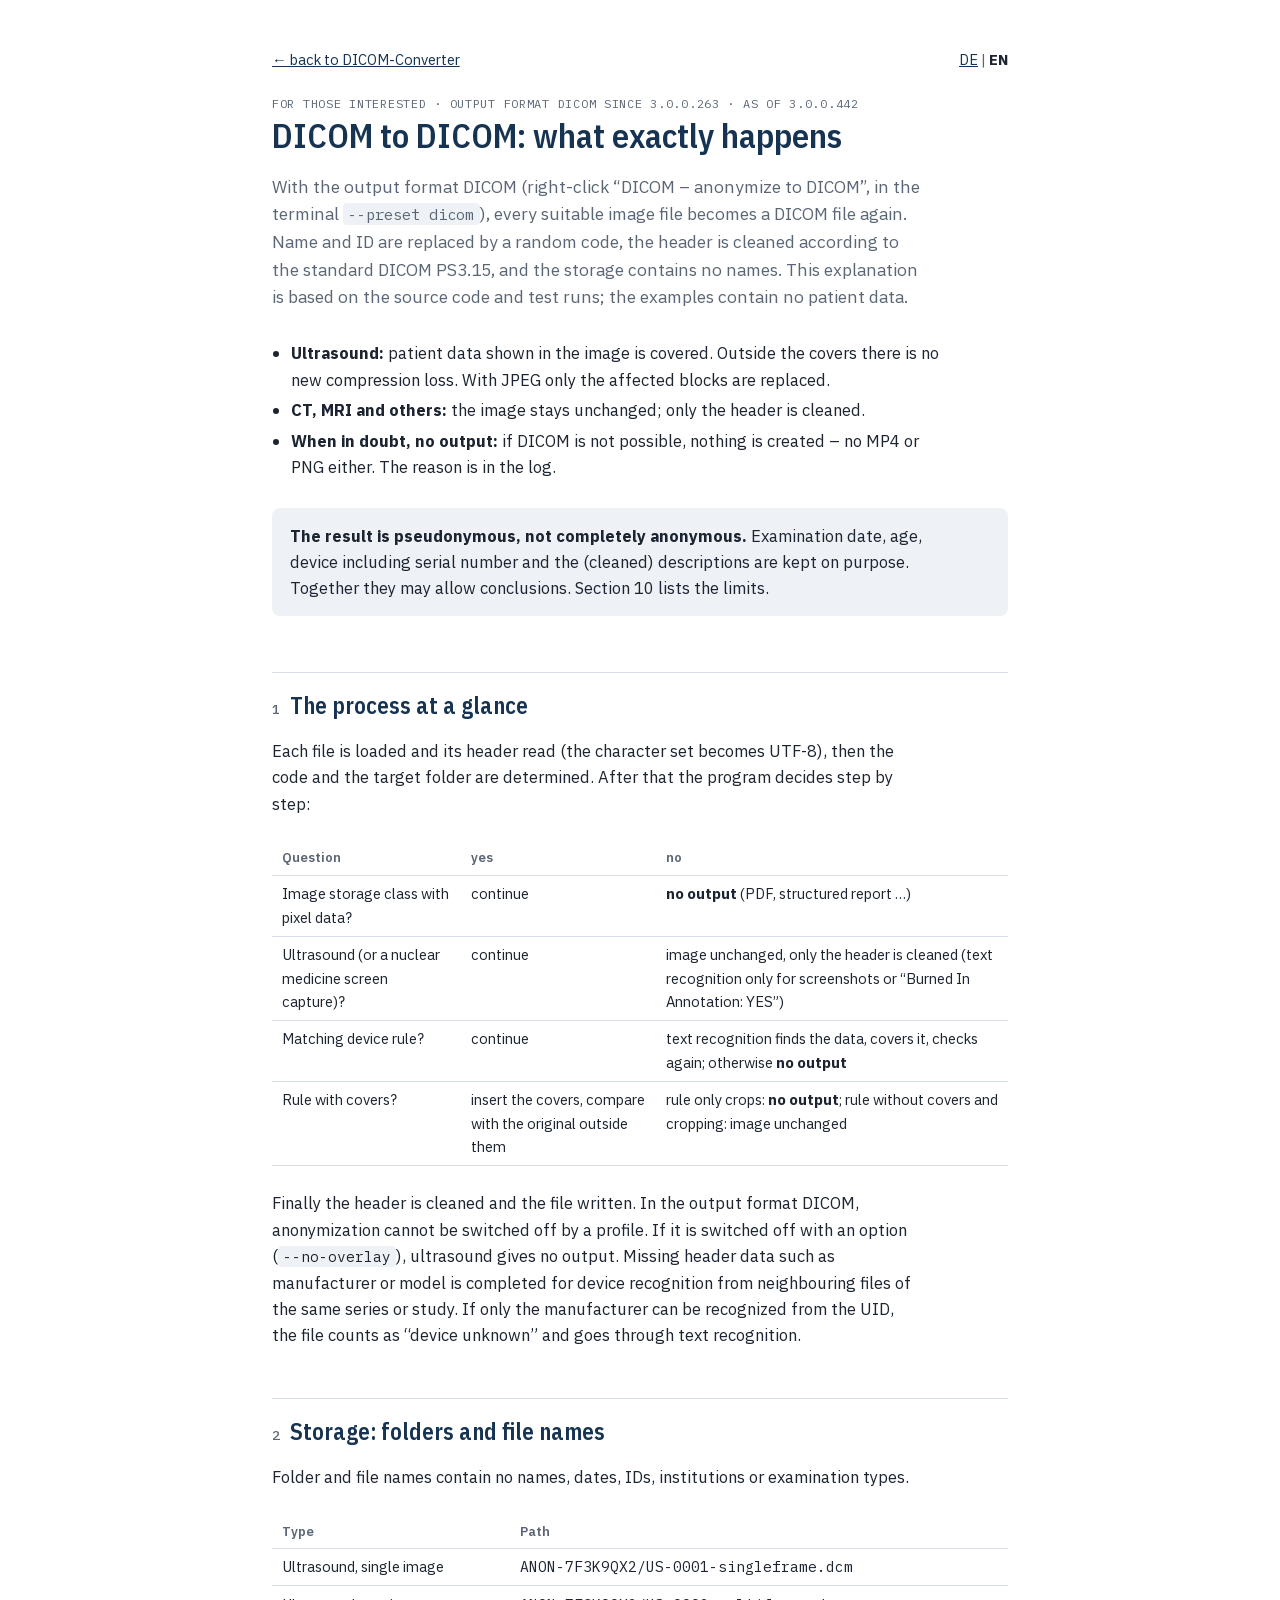
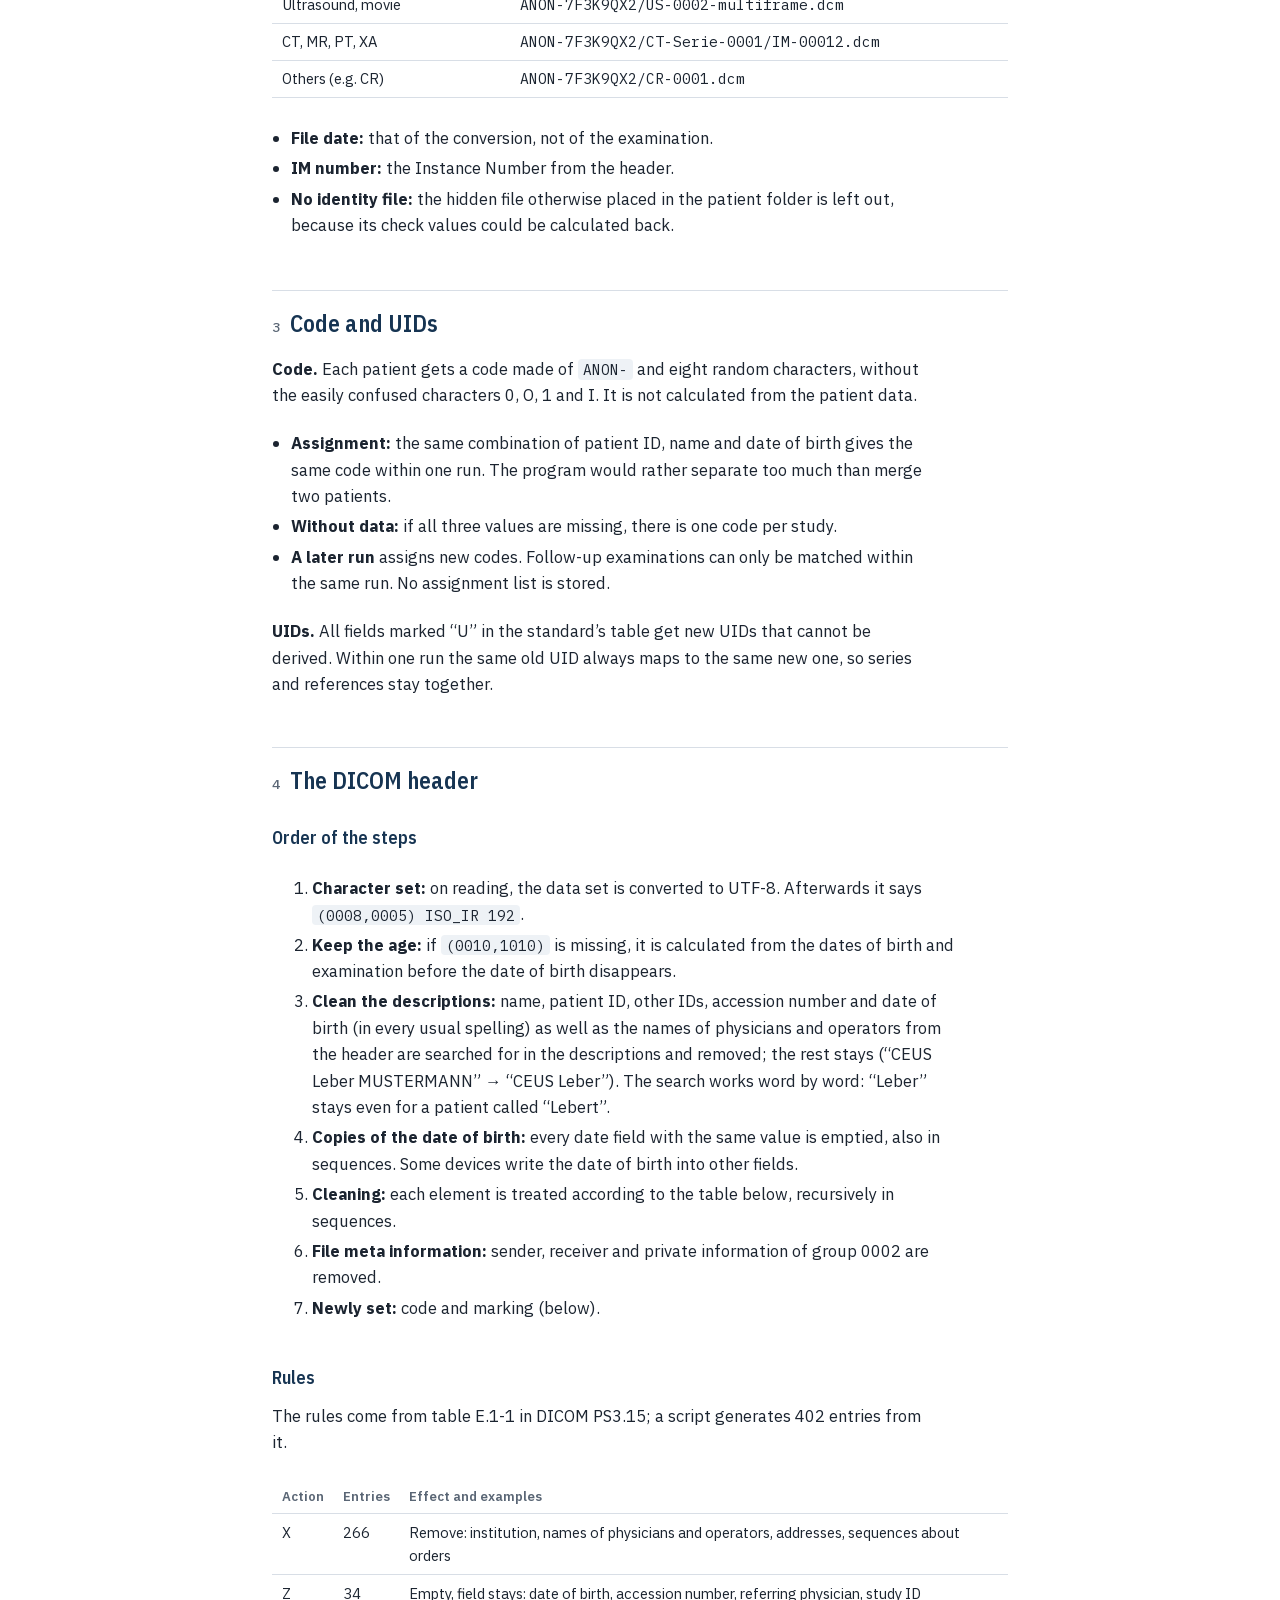
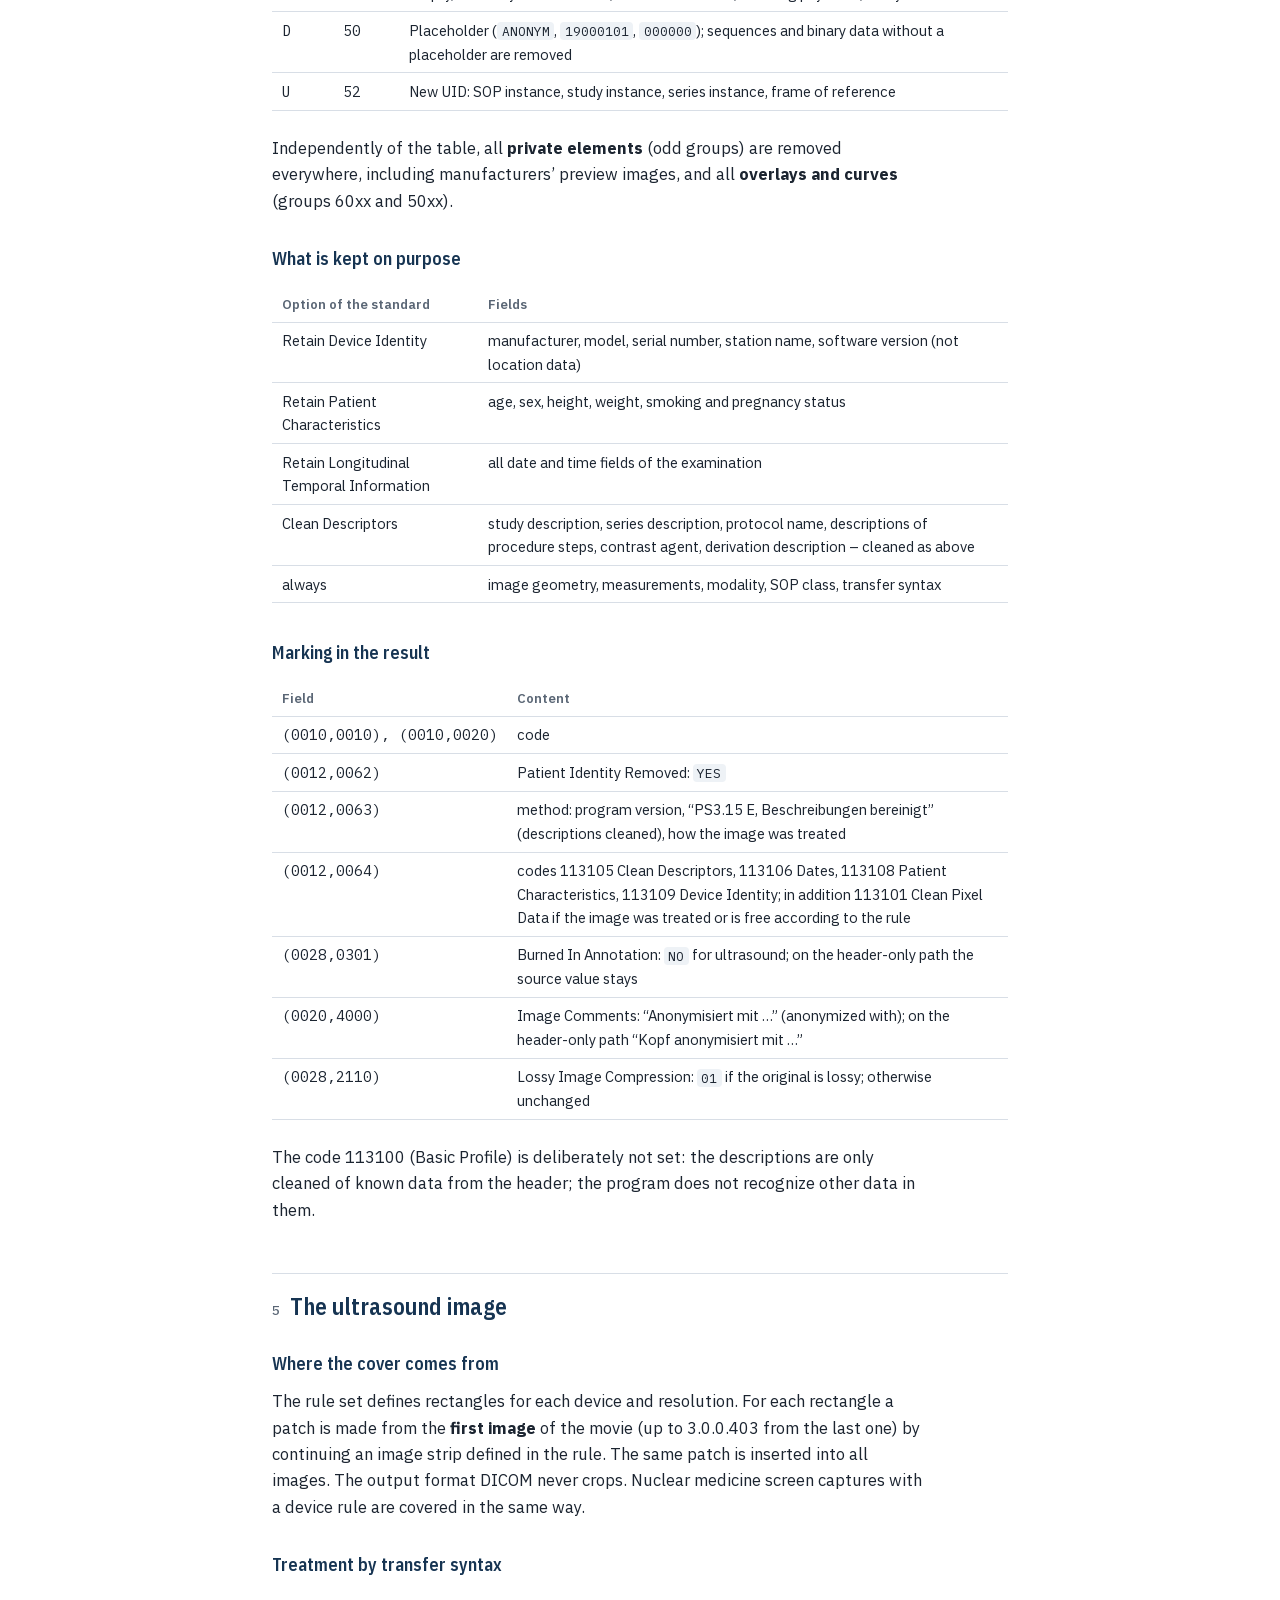
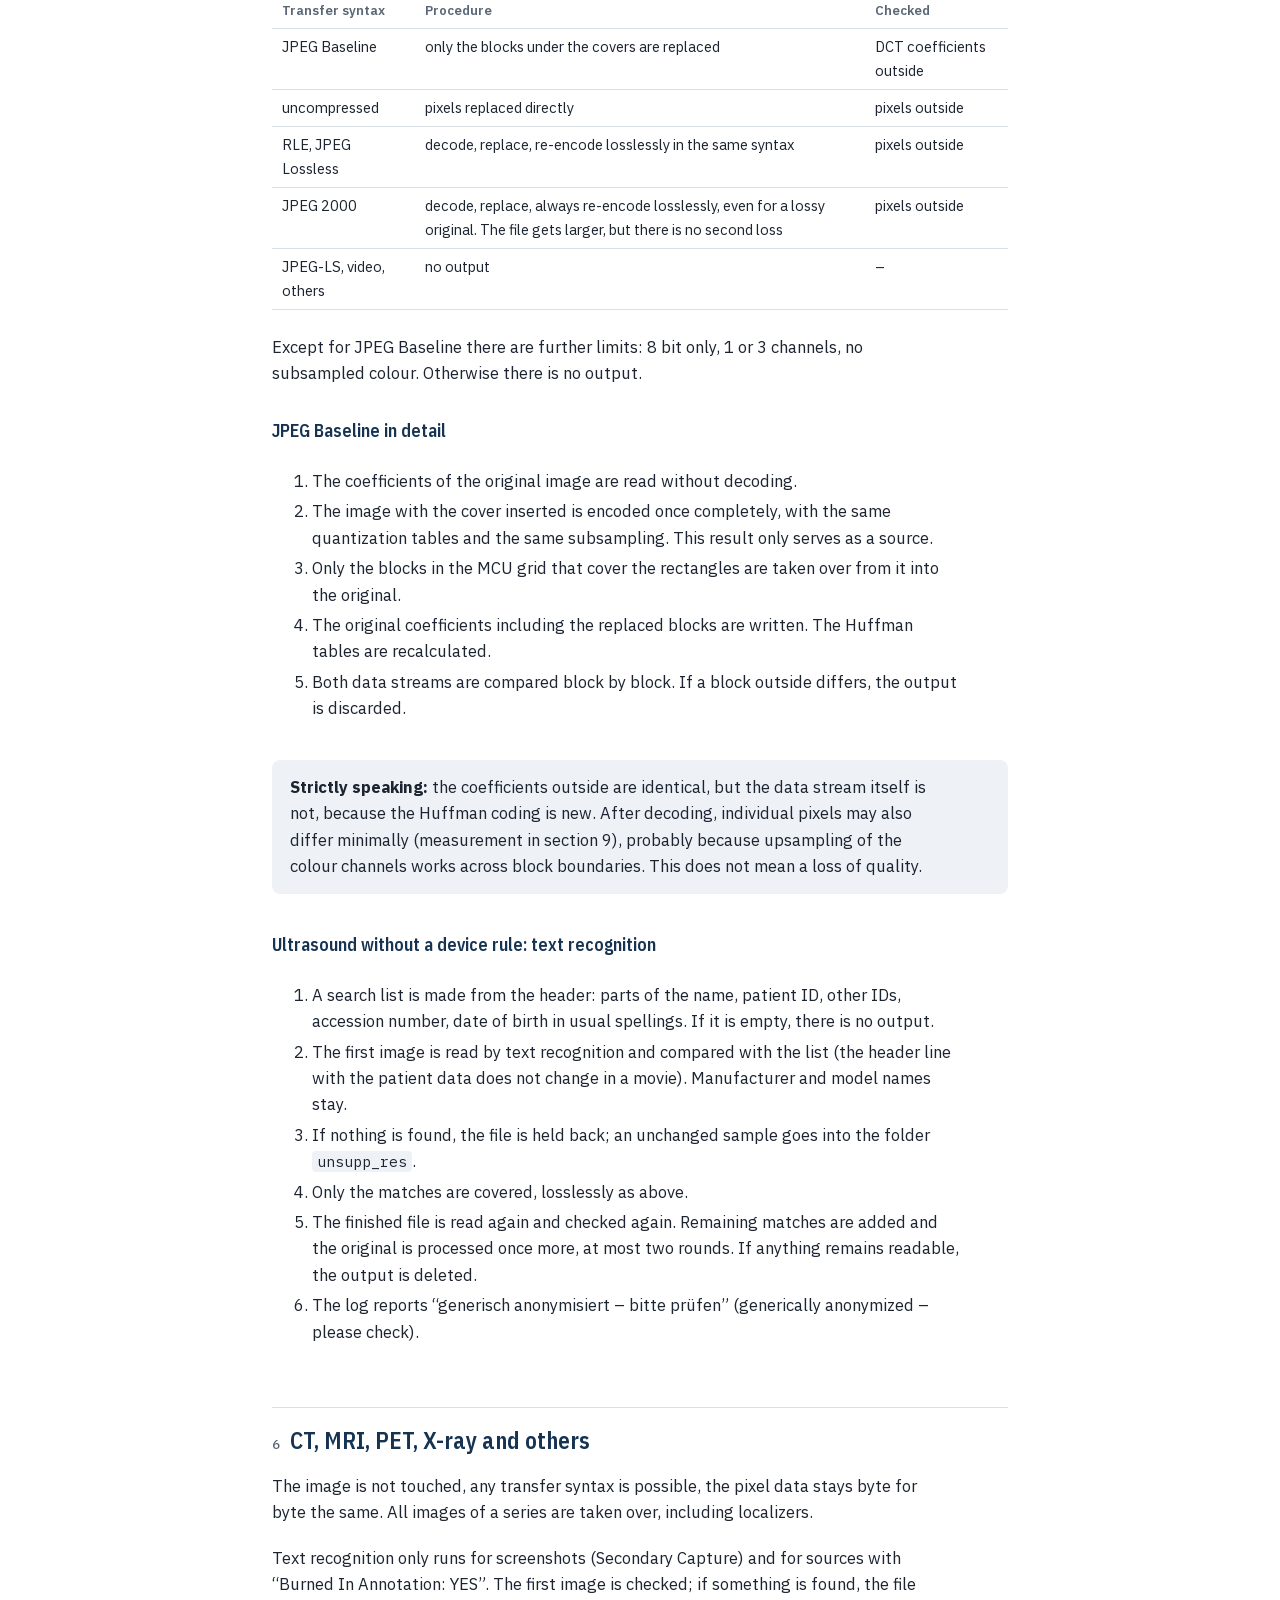
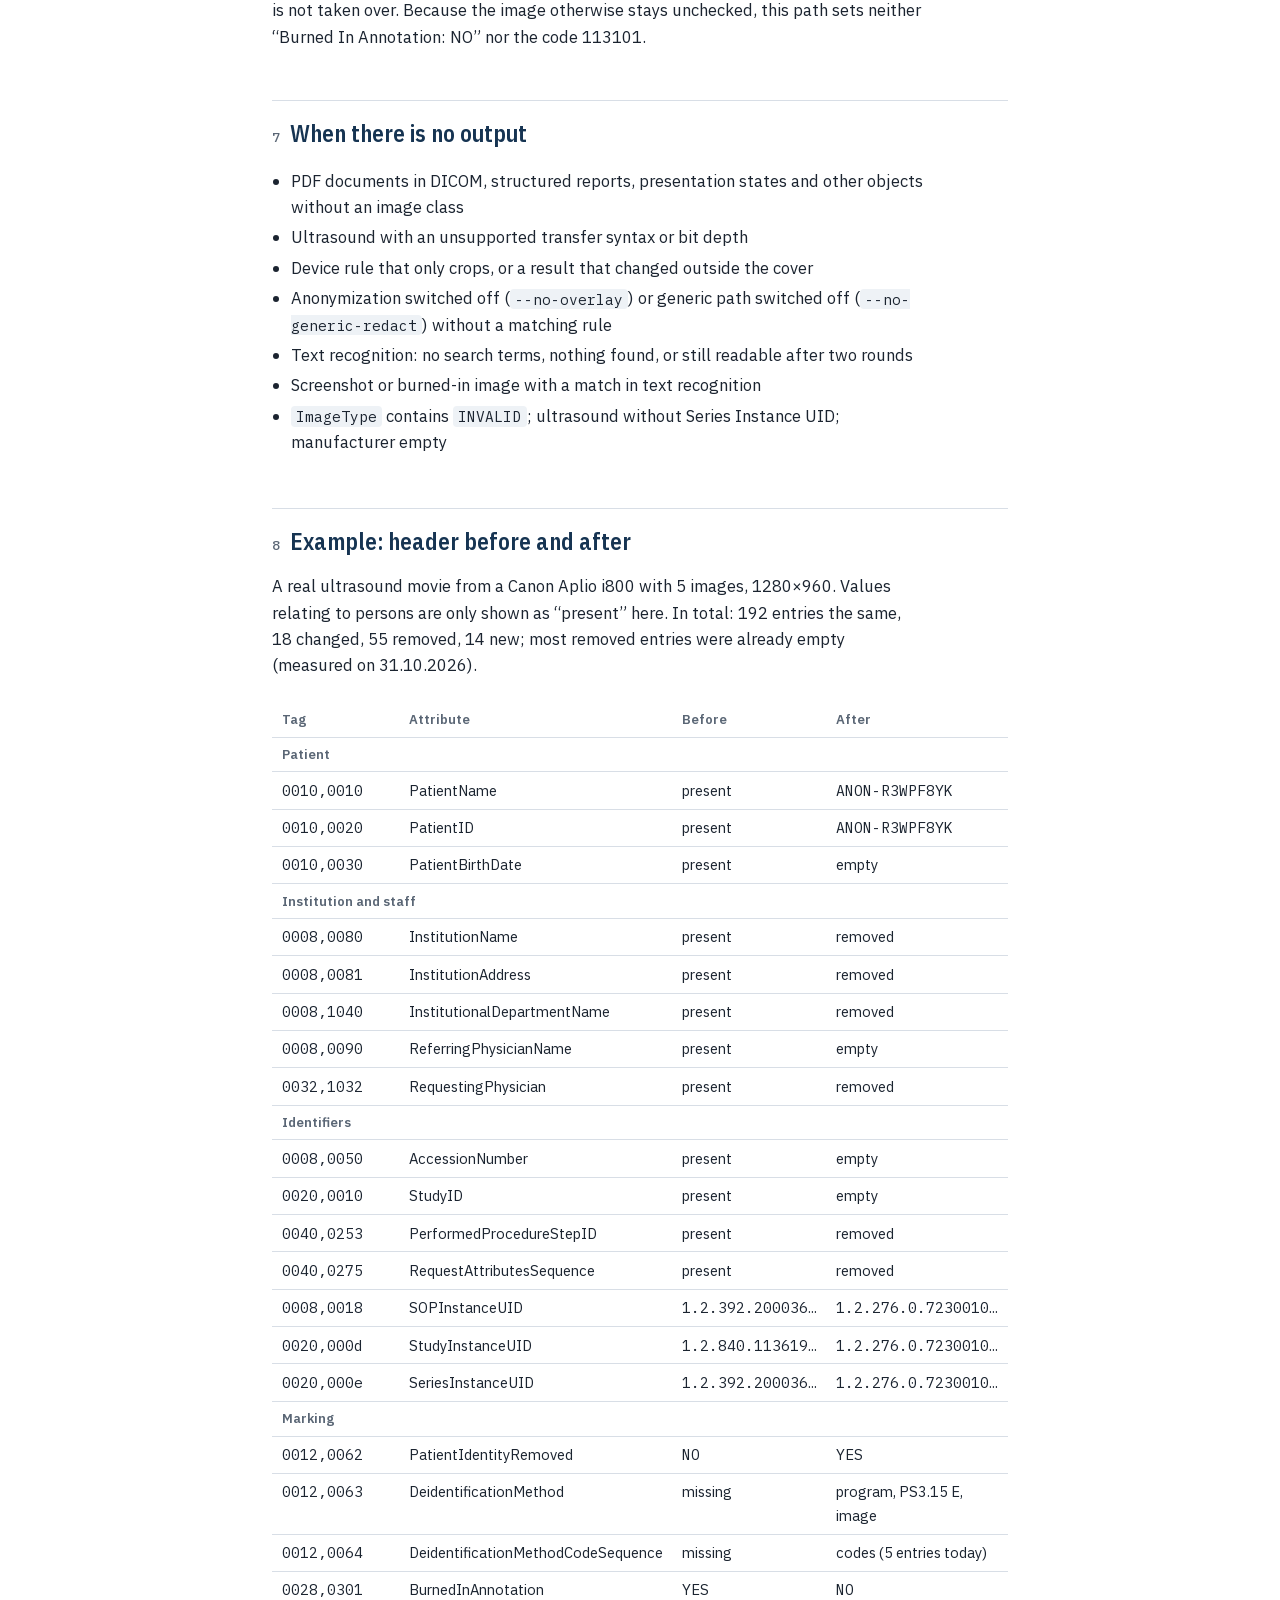
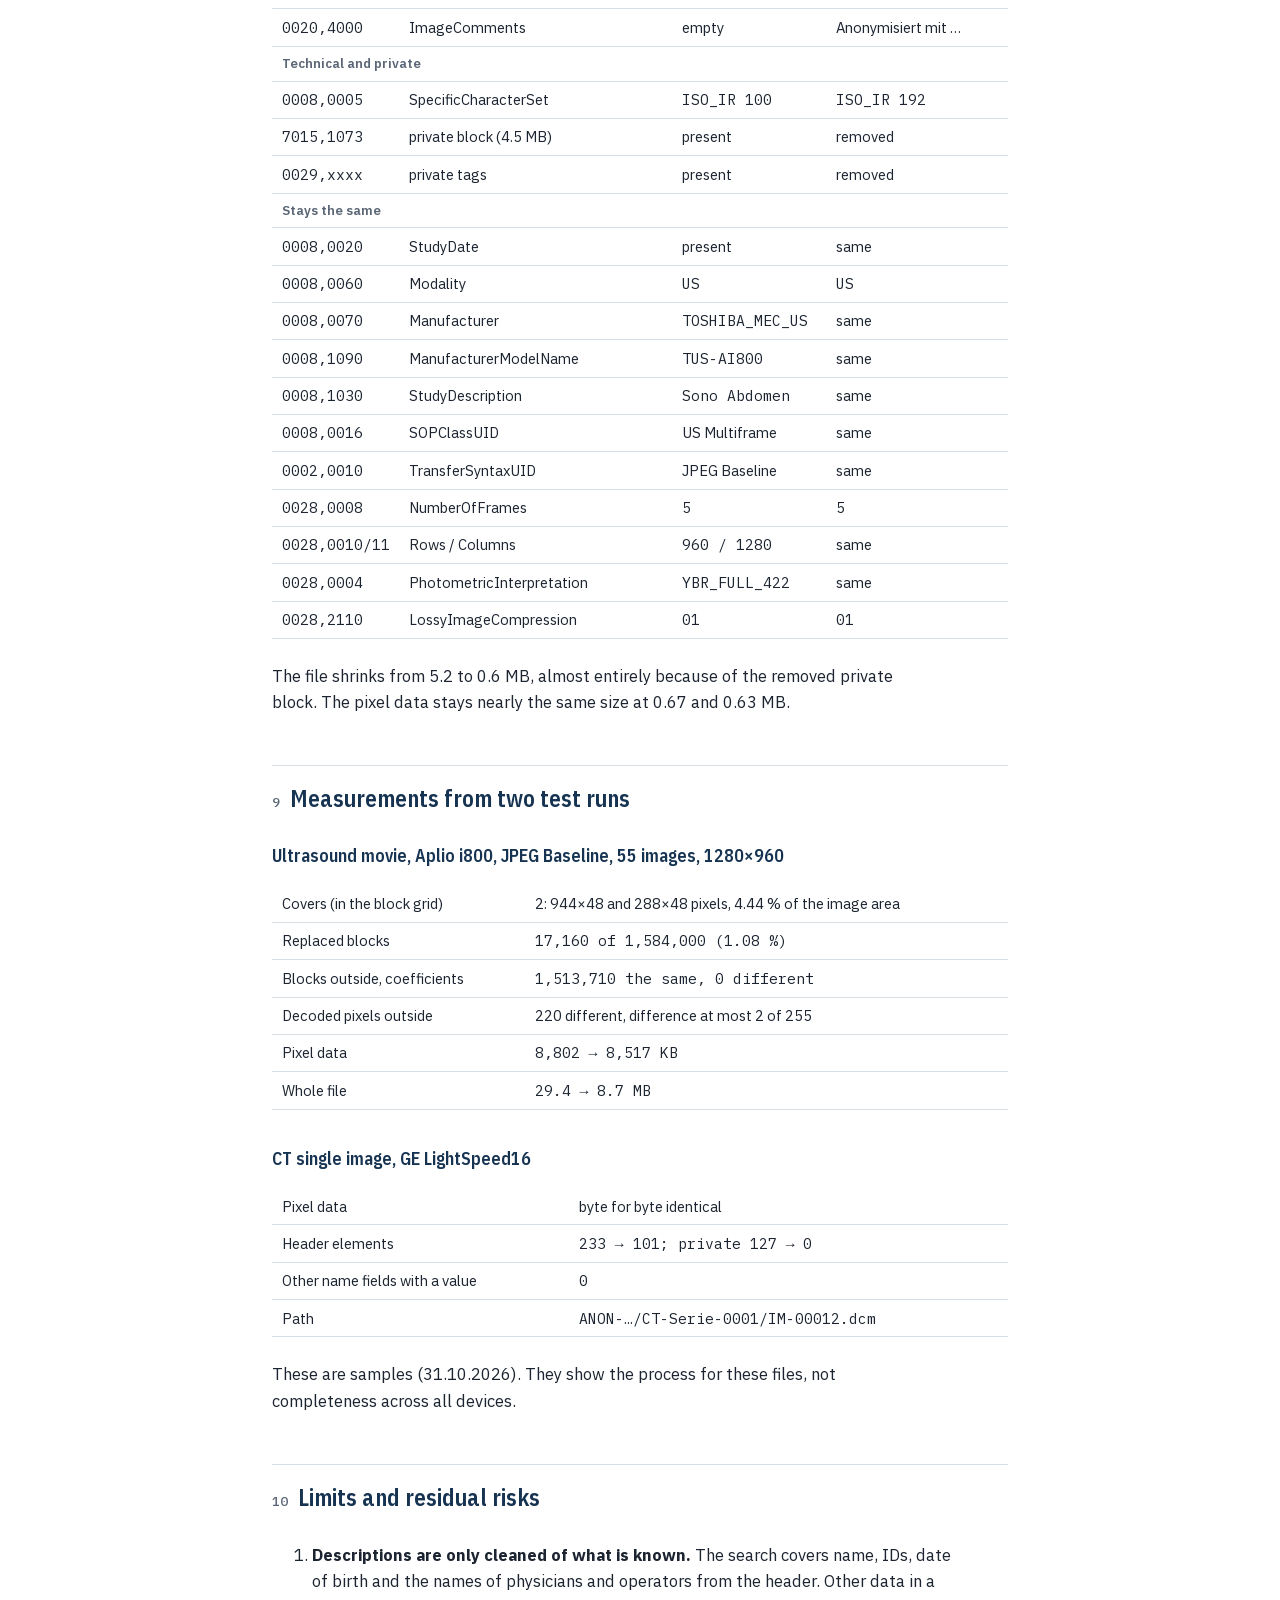
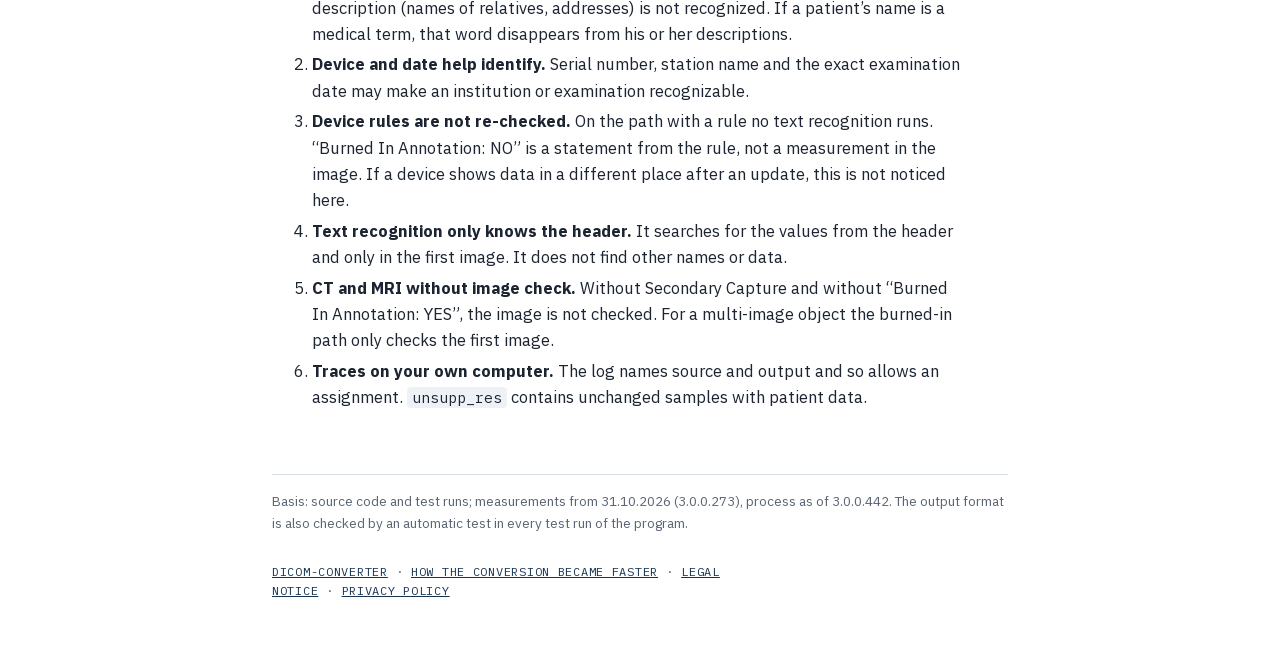
<file: en/dicom-to-dicom.html>
<!doctype html>
<html lang="en">
<head>
<meta charset="utf-8">
<meta name="viewport" content="width=device-width, initial-scale=1">
<title>DICOM to DICOM: what exactly happens – DICOM-Converter</title>
<meta name="description" content="Technical explanation: what DICOM-Converter does with header and image in the output format DICOM.">
<link rel="stylesheet" href="../fonts/plex.css">
<link rel="alternate" hreflang="de" href="../dicom-dicom.html"><link rel="alternate" hreflang="en" href="dicom-to-dicom.html">
<style>
  /* Layout: eine Lesespalte wie ein technischer Befund; fünf Stufen als Abschnitte, ein maßstäblicher Zeitbalken oben, ein Spur-Diagramm unten */
  :root {
    --bg: #ffffff;
    --fg: #1b2430;
    --muted: #5a6675;
    --line: #d8dee6;
    --panel: #eef2f6;
    --accent: #163452;
    --accent-2: #3d7bb8;
    --turn: #c27a2c;
    --display: "IBM Plex Sans Condensed", "Arial Narrow", "Helvetica Neue", Arial, sans-serif;
    --body: "IBM Plex Sans", -apple-system, "Segoe UI", Helvetica, Arial, sans-serif;
    --mono: "IBM Plex Mono", ui-monospace, "SF Mono", Menlo, Consolas, monospace;
  }
  @media (prefers-color-scheme: dark) {
    :root:not([data-theme="light"]) {
      --bg: #14181d; --fg: #e3e8ee; --muted: #9aa5b2; --line: #333b45; --panel: #1e242b;
      --accent: #9cc3ea; --accent-2: #5f9bd6; --turn: #e0a057; color-scheme: dark;
    }
  }
  :root[data-theme="dark"] {
    --bg: #14181d; --fg: #e3e8ee; --muted: #9aa5b2; --line: #333b45; --panel: #1e242b;
    --accent: #9cc3ea; --accent-2: #5f9bd6; --turn: #e0a057; color-scheme: dark;
  }
  body {
    background: var(--bg); color: var(--fg);
    font: 16.5px/1.6 var(--body);
    margin: 0; padding-left: 16px; padding-right: 16px;
  }
  main { max-width: 46rem; margin: 0 auto; padding-block: 2.5rem 4rem; display: grid; gap: 0.2rem; }
  h1, h2, h3 { font-family: var(--display); color: var(--accent); text-wrap: balance; line-height: 1.2; }
  h1 { font-size: 2.1rem; font-weight: 600; margin: 0 0 0.3rem; }
  h2 { font-size: 1.45rem; font-weight: 600; margin: 2.4rem 0 0.4rem; padding-top: 1.2rem; border-top: 1px solid var(--line); display: flex; gap: 0.6rem; align-items: baseline; }
  h2 .nr { font-family: var(--mono); font-size: 0.85rem; font-weight: 500; color: var(--muted); }
  h3 { font-size: 1.1rem; font-weight: 600; margin: 1.4rem 0 0.2rem; }
  p, li { max-width: 65ch; }
  p { margin: 0.5rem 0; }
  ul { margin: 0.4rem 0; padding-left: 1.2rem; }
  li { margin: 0.25rem 0; }
  code { font-family: var(--mono); font-size: 0.88em; background: var(--panel); padding: 0.05em 0.35em; border-radius: 4px; }
  .lead { font-size: 1.08rem; color: var(--muted); margin-bottom: 1rem; }
  .label { font-family: var(--mono); font-size: 0.75rem; letter-spacing: 0.06em; text-transform: uppercase; color: var(--muted); }

  .zeiten { display: grid; gap: 0.55rem; margin: 1rem 0 0.4rem; font-variant-numeric: tabular-nums; }
  .zeile { display: grid; grid-template-columns: minmax(0, 15rem) minmax(0, 1fr); gap: 0.8rem; align-items: center; }
  .zeile .name { font-size: 0.92rem; }
  .bahn { display: flex; align-items: center; gap: 0.5rem; min-width: 0; }
  .balken { height: 1.15rem; background: var(--accent-2); border-radius: 3px; flex: none; }
  .zeile.start .balken { background: var(--muted); }
  .zeile.jetzt .balken { background: var(--accent); }
  .wert { font-family: var(--mono); font-size: 0.85rem; white-space: nowrap; }
  @media (max-width: 560px) { .zeile { grid-template-columns: 1fr; gap: 0.15rem; } }

  .kasten { background: var(--panel); border-radius: 8px; padding: 0.9rem 1.1rem; margin: 0.9rem 0; }
  .kasten p:first-child { margin-top: 0; } .kasten p:last-child { margin-bottom: 0; }

  .fluss { display: flex; flex-wrap: wrap; align-items: center; gap: 0.5rem; margin: 1rem 0; font-size: 0.9rem; }
  .fluss .knoten { border: 1px solid var(--line); border-radius: 6px; padding: 0.45rem 0.7rem; background: var(--bg); }
  .fluss .knoten b { display: block; font-weight: 600; color: var(--accent); }
  .fluss .pfeil { color: var(--muted); font-family: var(--mono); }
  .fluss .stapel { display: grid; gap: 0.4rem; }

  table { border-collapse: collapse; width: 100%; font-size: 0.92rem; font-variant-numeric: tabular-nums; }
  th, td { text-align: left; padding: 0.4rem 0.6rem; border-bottom: 1px solid var(--line); vertical-align: top; }
  th { font-weight: 600; color: var(--muted); font-size: 0.82rem; }
  td.z { font-family: var(--mono); white-space: nowrap; }
  .tab { overflow-x: auto; margin: 0.8rem 0; }

  .diagramm { overflow-x: auto; margin: 1rem 0 0.3rem; }
  .diagramm svg { display: block; width: 100%; min-width: 34rem; height: auto; }
  .legende { display: flex; flex-wrap: wrap; gap: 0.4rem 1.2rem; font-size: 0.85rem; color: var(--muted); }
  .legende span::before { content: ""; display: inline-block; width: 0.8rem; height: 0.8rem; border-radius: 2px; margin-right: 0.4rem; vertical-align: -0.1rem; }
  .legende .l-turn::before { background: var(--turn); }
  .legende .l-calc::before { background: var(--accent-2); }
  .legende .l-wait::before { background: transparent; border: 1px dashed var(--muted); }
  footer { margin-top: 2.5rem; padding-top: 1rem; border-top: 1px solid var(--line); font-size: 0.85rem; color: var(--muted); }
  .zurueck { font-size: 0.92rem; margin-bottom: 1.2rem; max-width: none; }
  .sprache { float: right; font-size: 0.92rem; color: var(--muted); }
  .sprache b { color: var(--fg); }
  a { color: var(--accent); }
</style>
</head>
<body>
<main>
  <p class="zurueck"><span class="sprache"><a href="../dicom-dicom.html" hreflang="de" lang="de">DE</a> | <b>EN</b></span><a href="./">← back to DICOM-Converter</a></p>
  <div class="label">For those interested · output format DICOM since 3.0.0.263 · as of 3.0.0.442</div>
  <h1>DICOM to DICOM: what exactly happens</h1>
  <p class="lead">With the output format DICOM (right-click “DICOM – anonymize to DICOM”, in the terminal <code>--preset dicom</code>),
  every suitable image file becomes a DICOM file again. Name and ID are replaced by a random code, the header is cleaned according to
  the standard DICOM PS3.15, and the storage contains no names. This explanation is based on the source code and test runs; the examples
  contain no patient data.</p>

  <ul>
    <li><b>Ultrasound:</b> patient data shown in the image is covered. Outside the covers there is no new compression loss. With JPEG
    only the affected blocks are replaced.</li>
    <li><b>CT, MRI and others:</b> the image stays unchanged; only the header is cleaned.</li>
    <li><b>When in doubt, no output:</b> if DICOM is not possible, nothing is created – no MP4 or PNG either. The reason is in the log.</li>
  </ul>
  <div class="kasten">
    <p><b>The result is pseudonymous, not completely anonymous.</b> Examination date, age, device including serial number and the
    (cleaned) descriptions are kept on purpose. Together they may allow conclusions. Section&nbsp;10 lists the limits.</p>
  </div>

  <h2><span class="nr">1</span>The process at a glance</h2>
  <p>Each file is loaded and its header read (the character set becomes UTF-8), then the code and the target folder are determined.
  After that the program decides step by step:</p>
  <div class="tab"><table>
    <thead><tr><th>Question</th><th>yes</th><th>no</th></tr></thead>
    <tbody>
      <tr><td>Image storage class with pixel data?</td><td>continue</td><td><b>no output</b> (PDF, structured report …)</td></tr>
      <tr><td>Ultrasound (or a nuclear medicine screen capture)?</td><td>continue</td><td>image unchanged, only the header is cleaned
        (text recognition only for screenshots or “Burned In Annotation: YES”)</td></tr>
      <tr><td>Matching device rule?</td><td>continue</td><td>text recognition finds the data, covers it, checks again; otherwise <b>no output</b></td></tr>
      <tr><td>Rule with covers?</td><td>insert the covers, compare with the original outside them</td><td>rule only crops: <b>no output</b>;
        rule without covers and cropping: image unchanged</td></tr>
    </tbody>
  </table></div>
  <p>Finally the header is cleaned and the file written. In the output format DICOM, anonymization cannot be switched off by a profile.
  If it is switched off with an option (<code>--no-overlay</code>), ultrasound gives no output. Missing header data such as manufacturer
  or model is completed for device recognition from neighbouring files of the same series or study. If only the manufacturer can be
  recognized from the UID, the file counts as “device unknown” and goes through text recognition.</p>

  <h2><span class="nr">2</span>Storage: folders and file names</h2>
  <p>Folder and file names contain no names, dates, IDs, institutions or examination types.</p>
  <div class="tab"><table>
    <thead><tr><th>Type</th><th>Path</th></tr></thead>
    <tbody>
      <tr><td>Ultrasound, single image</td><td class="z">ANON-7F3K9QX2/US-0001-singleframe.dcm</td></tr>
      <tr><td>Ultrasound, movie</td><td class="z">ANON-7F3K9QX2/US-0002-multiframe.dcm</td></tr>
      <tr><td>CT, MR, PT, XA</td><td class="z">ANON-7F3K9QX2/CT-Serie-0001/IM-00012.dcm</td></tr>
      <tr><td>Others (e.g. CR)</td><td class="z">ANON-7F3K9QX2/CR-0001.dcm</td></tr>
    </tbody>
  </table></div>
  <ul>
    <li><b>File date:</b> that of the conversion, not of the examination.</li>
    <li><b>IM number:</b> the Instance Number from the header.</li>
    <li><b>No identity file:</b> the hidden file otherwise placed in the patient folder is left out, because its check values could be calculated back.</li>
  </ul>

  <h2><span class="nr">3</span>Code and UIDs</h2>
  <p><b>Code.</b> Each patient gets a code made of <code>ANON-</code> and eight random characters, without the easily confused characters
  0, O, 1 and I. It is not calculated from the patient data.</p>
  <ul>
    <li><b>Assignment:</b> the same combination of patient ID, name and date of birth gives the same code within one run. The program
    would rather separate too much than merge two patients.</li>
    <li><b>Without data:</b> if all three values are missing, there is one code per study.</li>
    <li><b>A later run</b> assigns new codes. Follow-up examinations can only be matched within the same run. No assignment list is stored.</li>
  </ul>
  <p><b>UIDs.</b> All fields marked “U” in the standard’s table get new UIDs that cannot be derived. Within one run the same old UID always
  maps to the same new one, so series and references stay together.</p>

  <h2><span class="nr">4</span>The DICOM header</h2>
  <h3>Order of the steps</h3>
  <ol>
    <li><b>Character set:</b> on reading, the data set is converted to UTF-8. Afterwards it says <code>(0008,0005) ISO_IR 192</code>.</li>
    <li><b>Keep the age:</b> if <code>(0010,1010)</code> is missing, it is calculated from the dates of birth and examination before the date of birth disappears.</li>
    <li><b>Clean the descriptions:</b> name, patient ID, other IDs, accession number and date of birth (in every usual spelling) as well as
    the names of physicians and operators from the header are searched for in the descriptions and removed; the rest stays (“CEUS Leber
    MUSTERMANN” → “CEUS Leber”). The search works word by word: “Leber” stays even for a patient called “Lebert”.</li>
    <li><b>Copies of the date of birth:</b> every date field with the same value is emptied, also in sequences. Some devices write the date of birth into other fields.</li>
    <li><b>Cleaning:</b> each element is treated according to the table below, recursively in sequences.</li>
    <li><b>File meta information:</b> sender, receiver and private information of group 0002 are removed.</li>
    <li><b>Newly set:</b> code and marking (below).</li>
  </ol>

  <h3>Rules</h3>
  <p>The rules come from table E.1-1 in DICOM PS3.15; a script generates 402 entries from it.</p>
  <div class="tab"><table>
    <thead><tr><th>Action</th><th>Entries</th><th>Effect and examples</th></tr></thead>
    <tbody>
      <tr><td class="z">X</td><td class="z">266</td><td>Remove: institution, names of physicians and operators, addresses, sequences about orders</td></tr>
      <tr><td class="z">Z</td><td class="z">34</td><td>Empty, field stays: date of birth, accession number, referring physician, study ID</td></tr>
      <tr><td class="z">D</td><td class="z">50</td><td>Placeholder (<code>ANONYM</code>, <code>19000101</code>, <code>000000</code>); sequences and binary data without a placeholder are removed</td></tr>
      <tr><td class="z">U</td><td class="z">52</td><td>New UID: SOP instance, study instance, series instance, frame of reference</td></tr>
    </tbody>
  </table></div>
  <p>Independently of the table, all <b>private elements</b> (odd groups) are removed everywhere, including manufacturers’ preview images,
  and all <b>overlays and curves</b> (groups 60xx and 50xx).</p>

  <h3>What is kept on purpose</h3>
  <div class="tab"><table>
    <thead><tr><th>Option of the standard</th><th>Fields</th></tr></thead>
    <tbody>
      <tr><td>Retain Device Identity</td><td>manufacturer, model, serial number, station name, software version (not location data)</td></tr>
      <tr><td>Retain Patient Characteristics</td><td>age, sex, height, weight, smoking and pregnancy status</td></tr>
      <tr><td>Retain Longitudinal Temporal Information</td><td>all date and time fields of the examination</td></tr>
      <tr><td>Clean Descriptors</td><td>study description, series description, protocol name, descriptions of procedure steps, contrast
        agent, derivation description – cleaned as above</td></tr>
      <tr><td>always</td><td>image geometry, measurements, modality, SOP class, transfer syntax</td></tr>
    </tbody>
  </table></div>

  <h3>Marking in the result</h3>
  <div class="tab"><table>
    <thead><tr><th>Field</th><th>Content</th></tr></thead>
    <tbody>
      <tr><td class="z">(0010,0010), (0010,0020)</td><td>code</td></tr>
      <tr><td class="z">(0012,0062)</td><td>Patient Identity Removed: <code>YES</code></td></tr>
      <tr><td class="z">(0012,0063)</td><td>method: program version, “PS3.15 E, Beschreibungen bereinigt” (descriptions cleaned), how the image was treated</td></tr>
      <tr><td class="z">(0012,0064)</td><td>codes 113105 Clean Descriptors, 113106 Dates, 113108 Patient Characteristics, 113109 Device Identity;
        in addition 113101 Clean Pixel Data if the image was treated or is free according to the rule</td></tr>
      <tr><td class="z">(0028,0301)</td><td>Burned In Annotation: <code>NO</code> for ultrasound; on the header-only path the source value stays</td></tr>
      <tr><td class="z">(0020,4000)</td><td>Image Comments: “Anonymisiert mit …” (anonymized with); on the header-only path “Kopf anonymisiert mit …”</td></tr>
      <tr><td class="z">(0028,2110)</td><td>Lossy Image Compression: <code>01</code> if the original is lossy; otherwise unchanged</td></tr>
    </tbody>
  </table></div>
  <p>The code 113100 (Basic Profile) is deliberately not set: the descriptions are only cleaned of known data from the header; the
  program does not recognize other data in them.</p>

  <h2><span class="nr">5</span>The ultrasound image</h2>
  <h3>Where the cover comes from</h3>
  <p>The rule set defines rectangles for each device and resolution. For each rectangle a patch is made from the <b>first image</b> of the
  movie (up to 3.0.0.403 from the last one) by continuing an image strip defined in the rule. The same patch is inserted into all images.
  The output format DICOM never crops. Nuclear medicine screen captures with a device rule are covered in the same way.</p>

  <h3>Treatment by transfer syntax</h3>
  <div class="tab"><table>
    <thead><tr><th>Transfer syntax</th><th>Procedure</th><th>Checked</th></tr></thead>
    <tbody>
      <tr><td>JPEG Baseline</td><td>only the blocks under the covers are replaced</td><td>DCT coefficients outside</td></tr>
      <tr><td>uncompressed</td><td>pixels replaced directly</td><td>pixels outside</td></tr>
      <tr><td>RLE, JPEG Lossless</td><td>decode, replace, re-encode losslessly in the same syntax</td><td>pixels outside</td></tr>
      <tr><td>JPEG 2000</td><td>decode, replace, always re-encode losslessly, even for a lossy original. The file gets larger, but there
        is no second loss</td><td>pixels outside</td></tr>
      <tr><td>JPEG-LS, video, others</td><td>no output</td><td>–</td></tr>
    </tbody>
  </table></div>
  <p>Except for JPEG Baseline there are further limits: 8&nbsp;bit only, 1 or 3 channels, no subsampled colour. Otherwise there is no output.</p>

  <h3>JPEG Baseline in detail</h3>
  <ol>
    <li>The coefficients of the original image are read without decoding.</li>
    <li>The image with the cover inserted is encoded once completely, with the same quantization tables and the same subsampling. This
    result only serves as a source.</li>
    <li>Only the blocks in the MCU grid that cover the rectangles are taken over from it into the original.</li>
    <li>The original coefficients including the replaced blocks are written. The Huffman tables are recalculated.</li>
    <li>Both data streams are compared block by block. If a block outside differs, the output is discarded.</li>
  </ol>
  <div class="kasten">
    <p><b>Strictly speaking:</b> the coefficients outside are identical, but the data stream itself is not, because the Huffman coding is
    new. After decoding, individual pixels may also differ minimally (measurement in section&nbsp;9), probably because upsampling of the
    colour channels works across block boundaries. This does not mean a loss of quality.</p>
  </div>

  <h3>Ultrasound without a device rule: text recognition</h3>
  <ol>
    <li>A search list is made from the header: parts of the name, patient ID, other IDs, accession number, date of birth in usual
    spellings. If it is empty, there is no output.</li>
    <li>The first image is read by text recognition and compared with the list (the header line with the patient data does not change in
    a movie). Manufacturer and model names stay.</li>
    <li>If nothing is found, the file is held back; an unchanged sample goes into the folder <code>unsupp_res</code>.</li>
    <li>Only the matches are covered, losslessly as above.</li>
    <li>The finished file is read again and checked again. Remaining matches are added and the original is processed once more, at most
    two rounds. If anything remains readable, the output is deleted.</li>
    <li>The log reports “generisch anonymisiert – bitte prüfen” (generically anonymized – please check).</li>
  </ol>

  <h2><span class="nr">6</span>CT, MRI, PET, X-ray and others</h2>
  <p>The image is not touched, any transfer syntax is possible, the pixel data stays byte for byte the same. All images of a series are
  taken over, including localizers.</p>
  <p>Text recognition only runs for screenshots (Secondary Capture) and for sources with “Burned In Annotation: YES”. The first image is
  checked; if something is found, the file is not taken over. Because the image otherwise stays unchecked, this path sets neither
  “Burned In Annotation: NO” nor the code 113101.</p>

  <h2><span class="nr">7</span>When there is no output</h2>
  <ul>
    <li>PDF documents in DICOM, structured reports, presentation states and other objects without an image class</li>
    <li>Ultrasound with an unsupported transfer syntax or bit depth</li>
    <li>Device rule that only crops, or a result that changed outside the cover</li>
    <li>Anonymization switched off (<code>--no-overlay</code>) or generic path switched off (<code>--no-generic-redact</code>) without a matching rule</li>
    <li>Text recognition: no search terms, nothing found, or still readable after two rounds</li>
    <li>Screenshot or burned-in image with a match in text recognition</li>
    <li><code>ImageType</code> contains <code>INVALID</code>; ultrasound without Series Instance UID; manufacturer empty</li>
  </ul>

  <h2><span class="nr">8</span>Example: header before and after</h2>
  <p>A real ultrasound movie from a Canon Aplio i800 with 5 images, 1280×960. Values relating to persons are only shown as “present”
  here. In total: 192 entries the same, 18 changed, 55 removed, 14 new; most removed entries were already empty (measured on
  31.10.2026).</p>
  <div class="tab"><table>
    <thead><tr><th>Tag</th><th>Attribute</th><th>Before</th><th>After</th></tr></thead>
    <tbody>
      <tr><th colspan="4">Patient</th></tr>
      <tr><td class="z">0010,0010</td><td>PatientName</td><td>present</td><td class="z">ANON-R3WPF8YK</td></tr>
      <tr><td class="z">0010,0020</td><td>PatientID</td><td>present</td><td class="z">ANON-R3WPF8YK</td></tr>
      <tr><td class="z">0010,0030</td><td>PatientBirthDate</td><td>present</td><td>empty</td></tr>
      <tr><th colspan="4">Institution and staff</th></tr>
      <tr><td class="z">0008,0080</td><td>InstitutionName</td><td>present</td><td>removed</td></tr>
      <tr><td class="z">0008,0081</td><td>InstitutionAddress</td><td>present</td><td>removed</td></tr>
      <tr><td class="z">0008,1040</td><td>InstitutionalDepartmentName</td><td>present</td><td>removed</td></tr>
      <tr><td class="z">0008,0090</td><td>ReferringPhysicianName</td><td>present</td><td>empty</td></tr>
      <tr><td class="z">0032,1032</td><td>RequestingPhysician</td><td>present</td><td>removed</td></tr>
      <tr><th colspan="4">Identifiers</th></tr>
      <tr><td class="z">0008,0050</td><td>AccessionNumber</td><td>present</td><td>empty</td></tr>
      <tr><td class="z">0020,0010</td><td>StudyID</td><td>present</td><td>empty</td></tr>
      <tr><td class="z">0040,0253</td><td>PerformedProcedureStepID</td><td>present</td><td>removed</td></tr>
      <tr><td class="z">0040,0275</td><td>RequestAttributesSequence</td><td>present</td><td>removed</td></tr>
      <tr><td class="z">0008,0018</td><td>SOPInstanceUID</td><td class="z">1.2.392.200036…</td><td class="z">1.2.276.0.7230010…</td></tr>
      <tr><td class="z">0020,000d</td><td>StudyInstanceUID</td><td class="z">1.2.840.113619…</td><td class="z">1.2.276.0.7230010…</td></tr>
      <tr><td class="z">0020,000e</td><td>SeriesInstanceUID</td><td class="z">1.2.392.200036…</td><td class="z">1.2.276.0.7230010…</td></tr>
      <tr><th colspan="4">Marking</th></tr>
      <tr><td class="z">0012,0062</td><td>PatientIdentityRemoved</td><td class="z">NO</td><td class="z">YES</td></tr>
      <tr><td class="z">0012,0063</td><td>DeidentificationMethod</td><td>missing</td><td>program, PS3.15 E, image</td></tr>
      <tr><td class="z">0012,0064</td><td>DeidentificationMethodCodeSequence</td><td>missing</td><td>codes (5 entries today)</td></tr>
      <tr><td class="z">0028,0301</td><td>BurnedInAnnotation</td><td class="z">YES</td><td class="z">NO</td></tr>
      <tr><td class="z">0020,4000</td><td>ImageComments</td><td>empty</td><td>Anonymisiert mit …</td></tr>
      <tr><th colspan="4">Technical and private</th></tr>
      <tr><td class="z">0008,0005</td><td>SpecificCharacterSet</td><td class="z">ISO_IR 100</td><td class="z">ISO_IR 192</td></tr>
      <tr><td class="z">7015,1073</td><td>private block (4.5&nbsp;MB)</td><td>present</td><td>removed</td></tr>
      <tr><td class="z">0029,xxxx</td><td>private tags</td><td>present</td><td>removed</td></tr>
      <tr><th colspan="4">Stays the same</th></tr>
      <tr><td class="z">0008,0020</td><td>StudyDate</td><td>present</td><td>same</td></tr>
      <tr><td class="z">0008,0060</td><td>Modality</td><td class="z">US</td><td class="z">US</td></tr>
      <tr><td class="z">0008,0070</td><td>Manufacturer</td><td class="z">TOSHIBA_MEC_US</td><td>same</td></tr>
      <tr><td class="z">0008,1090</td><td>ManufacturerModelName</td><td class="z">TUS-AI800</td><td>same</td></tr>
      <tr><td class="z">0008,1030</td><td>StudyDescription</td><td class="z">Sono Abdomen</td><td>same</td></tr>
      <tr><td class="z">0008,0016</td><td>SOPClassUID</td><td>US Multiframe</td><td>same</td></tr>
      <tr><td class="z">0002,0010</td><td>TransferSyntaxUID</td><td>JPEG Baseline</td><td>same</td></tr>
      <tr><td class="z">0028,0008</td><td>NumberOfFrames</td><td class="z">5</td><td class="z">5</td></tr>
      <tr><td class="z">0028,0010/11</td><td>Rows / Columns</td><td class="z">960 / 1280</td><td>same</td></tr>
      <tr><td class="z">0028,0004</td><td>PhotometricInterpretation</td><td class="z">YBR_FULL_422</td><td>same</td></tr>
      <tr><td class="z">0028,2110</td><td>LossyImageCompression</td><td class="z">01</td><td class="z">01</td></tr>
    </tbody>
  </table></div>
  <p>The file shrinks from 5.2 to 0.6&nbsp;MB, almost entirely because of the removed private block. The pixel data stays nearly the
  same size at 0.67 and 0.63&nbsp;MB.</p>

  <h2><span class="nr">9</span>Measurements from two test runs</h2>
  <h3>Ultrasound movie, Aplio i800, JPEG Baseline, 55 images, 1280×960</h3>
  <div class="tab"><table>
    <tbody>
      <tr><td>Covers (in the block grid)</td><td>2: 944×48 and 288×48 pixels, 4.44&nbsp;% of the image area</td></tr>
      <tr><td>Replaced blocks</td><td class="z">17,160 of 1,584,000 (1.08&nbsp;%)</td></tr>
      <tr><td>Blocks outside, coefficients</td><td class="z">1,513,710 the same, 0 different</td></tr>
      <tr><td>Decoded pixels outside</td><td>220 different, difference at most 2 of 255</td></tr>
      <tr><td>Pixel data</td><td class="z">8,802 → 8,517&nbsp;KB</td></tr>
      <tr><td>Whole file</td><td class="z">29.4 → 8.7&nbsp;MB</td></tr>
    </tbody>
  </table></div>
  <h3>CT single image, GE LightSpeed16</h3>
  <div class="tab"><table>
    <tbody>
      <tr><td>Pixel data</td><td>byte for byte identical</td></tr>
      <tr><td>Header elements</td><td class="z">233 → 101; private 127 → 0</td></tr>
      <tr><td>Other name fields with a value</td><td class="z">0</td></tr>
      <tr><td>Path</td><td class="z">ANON-…/CT-Serie-0001/IM-00012.dcm</td></tr>
    </tbody>
  </table></div>
  <p>These are samples (31.10.2026). They show the process for these files, not completeness across all devices.</p>

  <h2><span class="nr">10</span>Limits and residual risks</h2>
  <ol>
    <li><b>Descriptions are only cleaned of what is known.</b> The search covers name, IDs, date of birth and the names of physicians and
    operators from the header. Other data in a description (names of relatives, addresses) is not recognized. If a patient’s name is a
    medical term, that word disappears from his or her descriptions.</li>
    <li><b>Device and date help identify.</b> Serial number, station name and the exact examination date may make an institution or
    examination recognizable.</li>
    <li><b>Device rules are not re-checked.</b> On the path with a rule no text recognition runs. “Burned In Annotation: NO” is a
    statement from the rule, not a measurement in the image. If a device shows data in a different place after an update, this is not noticed here.</li>
    <li><b>Text recognition only knows the header.</b> It searches for the values from the header and only in the first image. It does
    not find other names or data.</li>
    <li><b>CT and MRI without image check.</b> Without Secondary Capture and without “Burned In Annotation: YES”, the image is not
    checked. For a multi-image object the burned-in path only checks the first image.</li>
    <li><b>Traces on your own computer.</b> The log names source and output and so allows an assignment. <code>unsupp_res</code>
    contains unchanged samples with patient data.</li>
  </ol>

  <footer>Basis: source code and test runs; measurements from 31.10.2026 (3.0.0.273), process as of 3.0.0.442. The output format is also checked
  by an automatic test in every test run of the program.</footer>
  <p class="label" style="margin-top:1.5rem"><a href="./">DICOM-Converter</a> · <a href="technology.html">How the conversion became faster</a> · <a href="legal.html#impressum">Legal notice</a> · <a href="legal.html#datenschutz">Privacy policy</a></p>
</main>
</body>
</html>
</file>
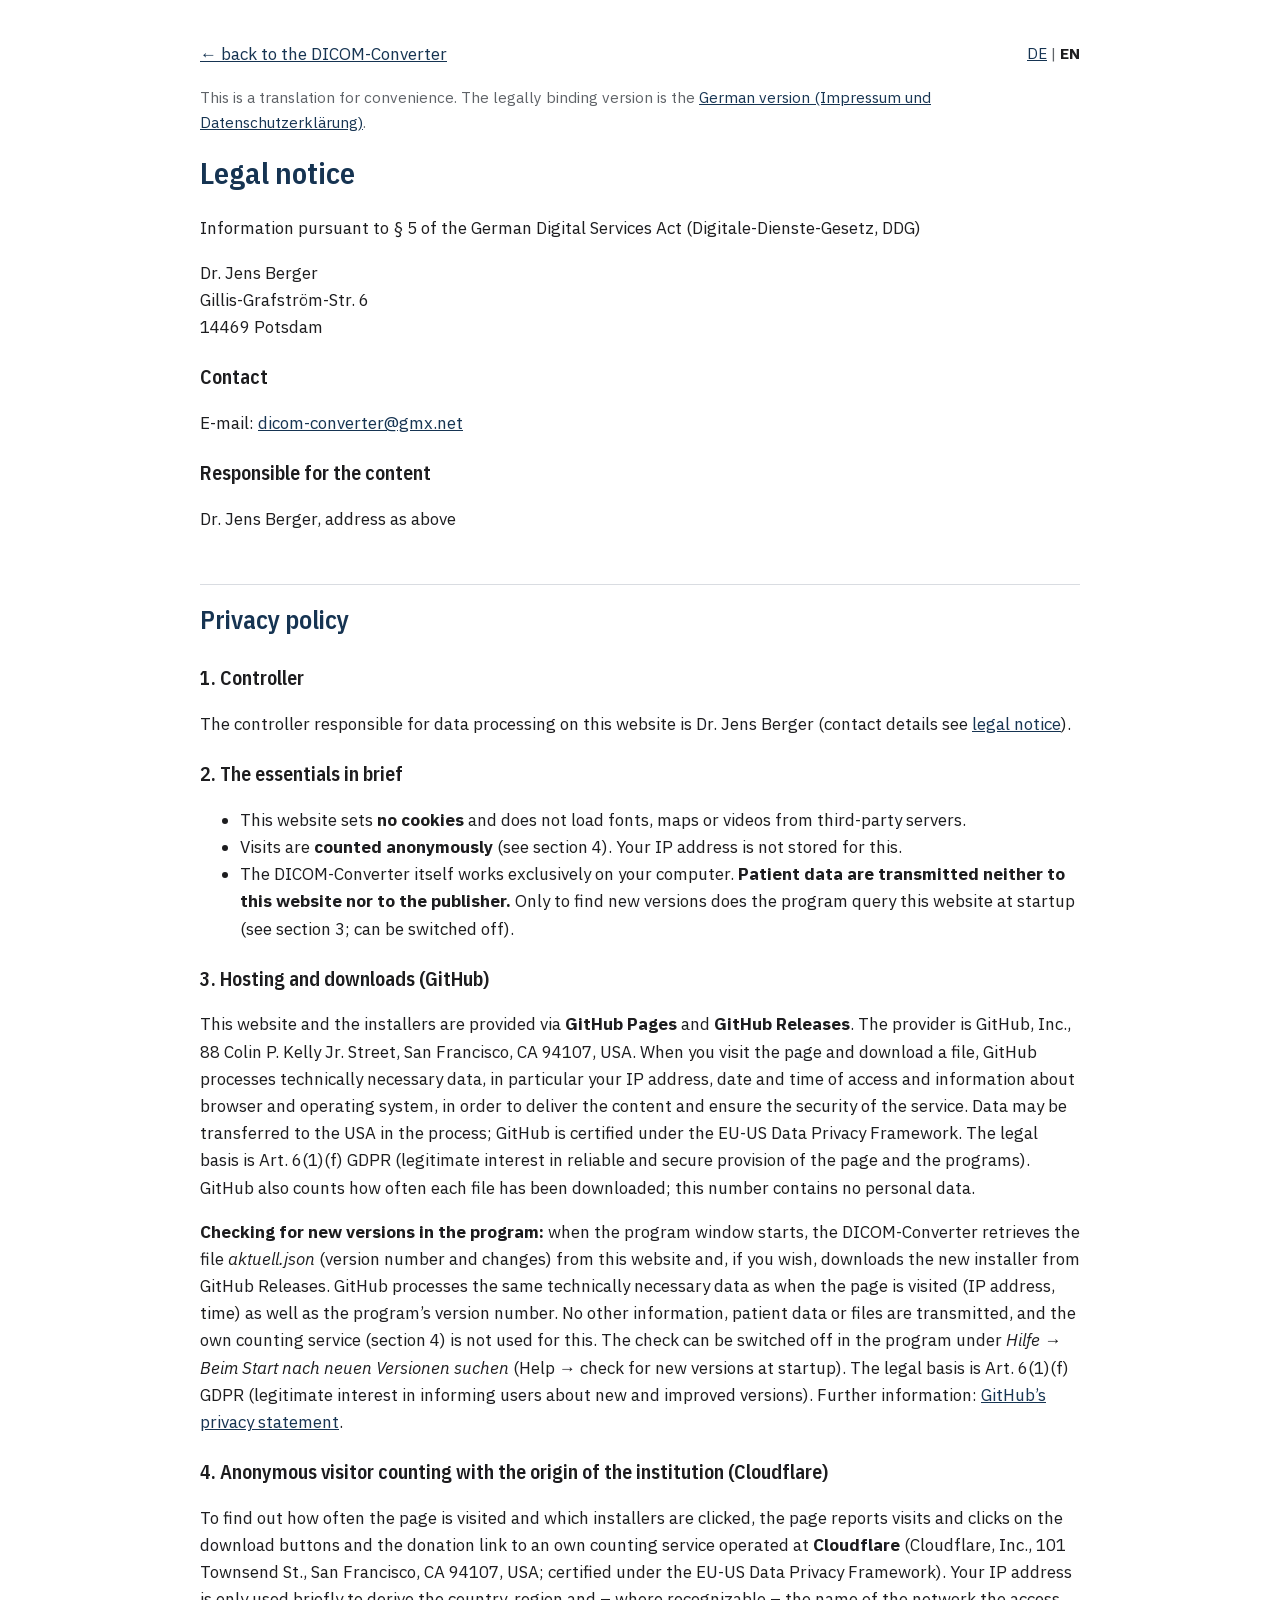
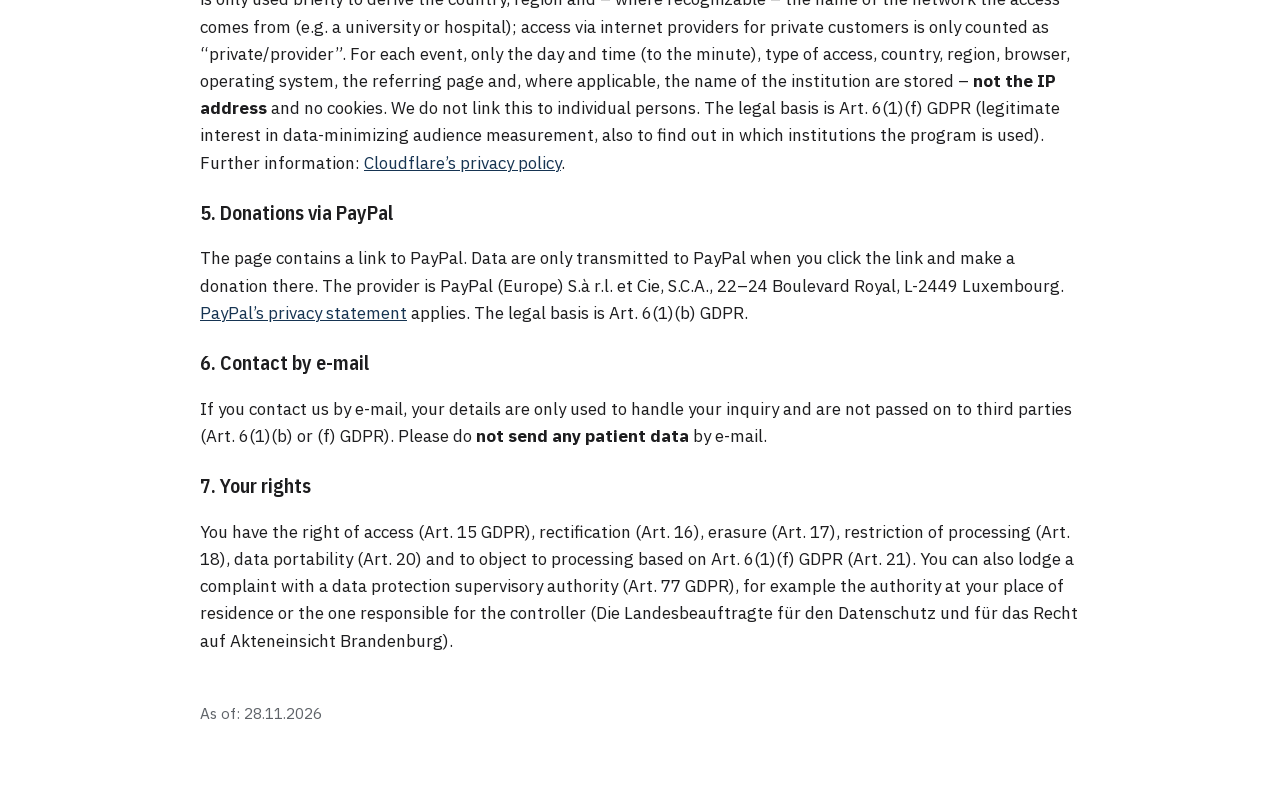
<file: en/legal.html>
<!doctype html>
<html lang="en">
<head>
<meta charset="utf-8">
<meta name="viewport" content="width=device-width, initial-scale=1">
<title>Legal notice and privacy policy – DICOM-Converter</title>
<link rel="stylesheet" href="../fonts/plex.css">
<link rel="alternate" hreflang="de" href="../rechtliches.html"><link rel="alternate" hreflang="en" href="legal.html">
<style>
  :root { --bg: #ffffff; --text: #1d1d1f; --muted: #5f6368; --line: #d9dce1; --accent: #163452; }
  @media (prefers-color-scheme: dark) {
    :root:not([data-theme="light"]) { --bg: #17191c; --text: #e8eaed; --muted: #a0a6ad; --line: #3a3e44; --accent: #8db8e6; }
  }
  :root[data-theme="dark"] { --bg: #17191c; --text: #e8eaed; --muted: #a0a6ad; --line: #3a3e44; --accent: #8db8e6; }
  body { margin: 0; background: var(--bg); color: var(--text); font: 17px/1.6 "IBM Plex Sans", -apple-system, "Segoe UI", Helvetica, Arial, sans-serif; }
  h1, h2, h3 { font-family: "IBM Plex Sans Condensed", "Arial Narrow", "Helvetica Neue", Arial, sans-serif; font-weight: 600; }
  main { max-width: 880px; margin: 0 auto; padding: 24px 16px 48px; }
  h1 { color: var(--accent); font-size: 1.8em; margin: 0.4em 0 0.2em; }
  h2 { color: var(--accent); margin-top: 2em; padding-top: 0.6em; border-top: 1px solid var(--line); }
  h3 { margin-bottom: 0.3em; }
  a { color: var(--accent); }
  .muted { color: var(--muted); font-size: 0.9em; }
  .sprache { float: right; font-size: 0.9em; color: var(--muted); }
  .sprache b { color: var(--text); }
</style>
</head>
<body>
<main>
<p><span class="sprache"><a href="../rechtliches.html" hreflang="de" lang="de">DE</a> | <b>EN</b></span><a href="./">← back to the DICOM-Converter</a></p>

<p class="muted">This is a translation for convenience. The legally binding version is the
<a href="../rechtliches.html" hreflang="de" lang="de">German version (Impressum und Datenschutzerklärung)</a>.</p>

<h1 id="impressum">Legal notice</h1>
<p>Information pursuant to § 5 of the German Digital Services Act (Digitale-Dienste-Gesetz, DDG)</p>
<p>Dr. Jens Berger<br>Gillis-Grafström-Str. 6<br>14469 Potsdam</p>
<h3>Contact</h3>
<p>E-mail: <a href="mailto:dicom-converter@gmx.net">dicom-converter@gmx.net</a></p>
<h3>Responsible for the content</h3>
<p>Dr. Jens Berger, address as above</p>

<h2 id="datenschutz">Privacy policy</h2>

<h3>1. Controller</h3>
<p>The controller responsible for data processing on this website is Dr. Jens Berger (contact details see
<a href="#impressum">legal notice</a>).</p>

<h3>2. The essentials in brief</h3>
<ul>
  <li>This website sets <b>no cookies</b> and does not load fonts, maps or videos from third-party servers.</li>
  <li>Visits are <b>counted anonymously</b> (see section 4). Your IP address is not stored for this.</li>
  <li>The DICOM-Converter itself works exclusively on your computer. <b>Patient data are transmitted neither to this
      website nor to the publisher.</b> Only to find new versions does the program query this website at startup (see
      section 3; can be switched off).</li>
</ul>

<h3>3. Hosting and downloads (GitHub)</h3>
<p>This website and the installers are provided via <b>GitHub Pages</b> and <b>GitHub Releases</b>. The provider is
GitHub, Inc., 88 Colin P. Kelly Jr. Street, San Francisco, CA 94107, USA. When you visit the page and download a file,
GitHub processes technically necessary data, in particular your IP address, date and time of access and information
about browser and operating system, in order to deliver the content and ensure the security of the service. Data may be
transferred to the USA in the process; GitHub is certified under the EU-US Data Privacy Framework. The legal basis is
Art. 6(1)(f) GDPR (legitimate interest in reliable and secure provision of the page and the programs). GitHub also counts
how often each file has been downloaded; this number contains no personal data.</p>
<p><b>Checking for new versions in the program:</b> when the program window starts, the DICOM-Converter retrieves the file
<i>aktuell.json</i> (version number and changes) from this website and, if you wish, downloads the new installer from
GitHub Releases. GitHub processes the same technically necessary data as when the page is visited (IP address, time) as
well as the program’s version number. No other information, patient data or files are transmitted, and the own counting
service (section 4) is not used for this. The check can be switched off in the program under
<i>Hilfe → Beim Start nach neuen Versionen suchen</i> (Help → check for new versions at startup). The legal basis is
Art. 6(1)(f) GDPR (legitimate interest in informing users about new and improved versions).
Further information: <a href="https://docs.github.com/en/site-policy/privacy-policies/github-general-privacy-statement">GitHub’s privacy statement</a>.</p>

<h3>4. Anonymous visitor counting with the origin of the institution (Cloudflare)</h3>
<p>To find out how often the page is visited and which installers are clicked, the page reports visits and clicks on the download buttons and the donation link to an own counting service
operated at <b>Cloudflare</b> (Cloudflare, Inc., 101 Townsend St., San Francisco, CA 94107, USA; certified under the
EU-US Data Privacy Framework). Your IP address is only used briefly to derive the country, region and – where
recognizable – the name of the network the access comes from (e.g. a university or hospital); access via internet
providers for private customers is only counted as “private/provider”. For each event, only the day and time (to the minute), type of access,
country, region, browser, operating system, the referring page and, where applicable, the name of the institution are
stored – <b>not the IP address</b> and no cookies. We do not link this to individual
persons. The legal basis is Art. 6(1)(f) GDPR (legitimate interest in data-minimizing audience measurement, also to find
out in which institutions the program is used). Further information:
<a href="https://www.cloudflare.com/privacypolicy/">Cloudflare’s privacy policy</a>.</p>

<h3>5. Donations via PayPal</h3>
<p>The page contains a link to PayPal. Data are only transmitted to PayPal when you click the link and make a donation
there. The provider is PayPal (Europe) S.à r.l. et Cie, S.C.A., 22–24 Boulevard Royal, L-2449 Luxembourg.
<a href="https://www.paypal.com/de/legalhub/privacy-full">PayPal’s privacy statement</a> applies.
The legal basis is Art. 6(1)(b) GDPR.</p>

<h3>6. Contact by e-mail</h3>
<p>If you contact us by e-mail, your details are only used to handle your inquiry and are not passed on to third
parties (Art. 6(1)(b) or (f) GDPR). Please do <b>not send any patient data</b> by e-mail.</p>

<h3>7. Your rights</h3>
<p>You have the right of access (Art. 15 GDPR), rectification (Art. 16), erasure (Art. 17), restriction of processing
(Art. 18), data portability (Art. 20) and to object to processing based on Art. 6(1)(f) GDPR (Art. 21). You can also
lodge a complaint with a data protection supervisory authority (Art. 77 GDPR), for example the authority at your place
of residence or the one responsible for the controller (Die Landesbeauftragte für den Datenschutz und für das Recht auf Akteneinsicht Brandenburg).</p>

<p class="muted" style="margin-top:3em">As of: 28.11.2026</p>
</main>
</body>
</html>
</file>
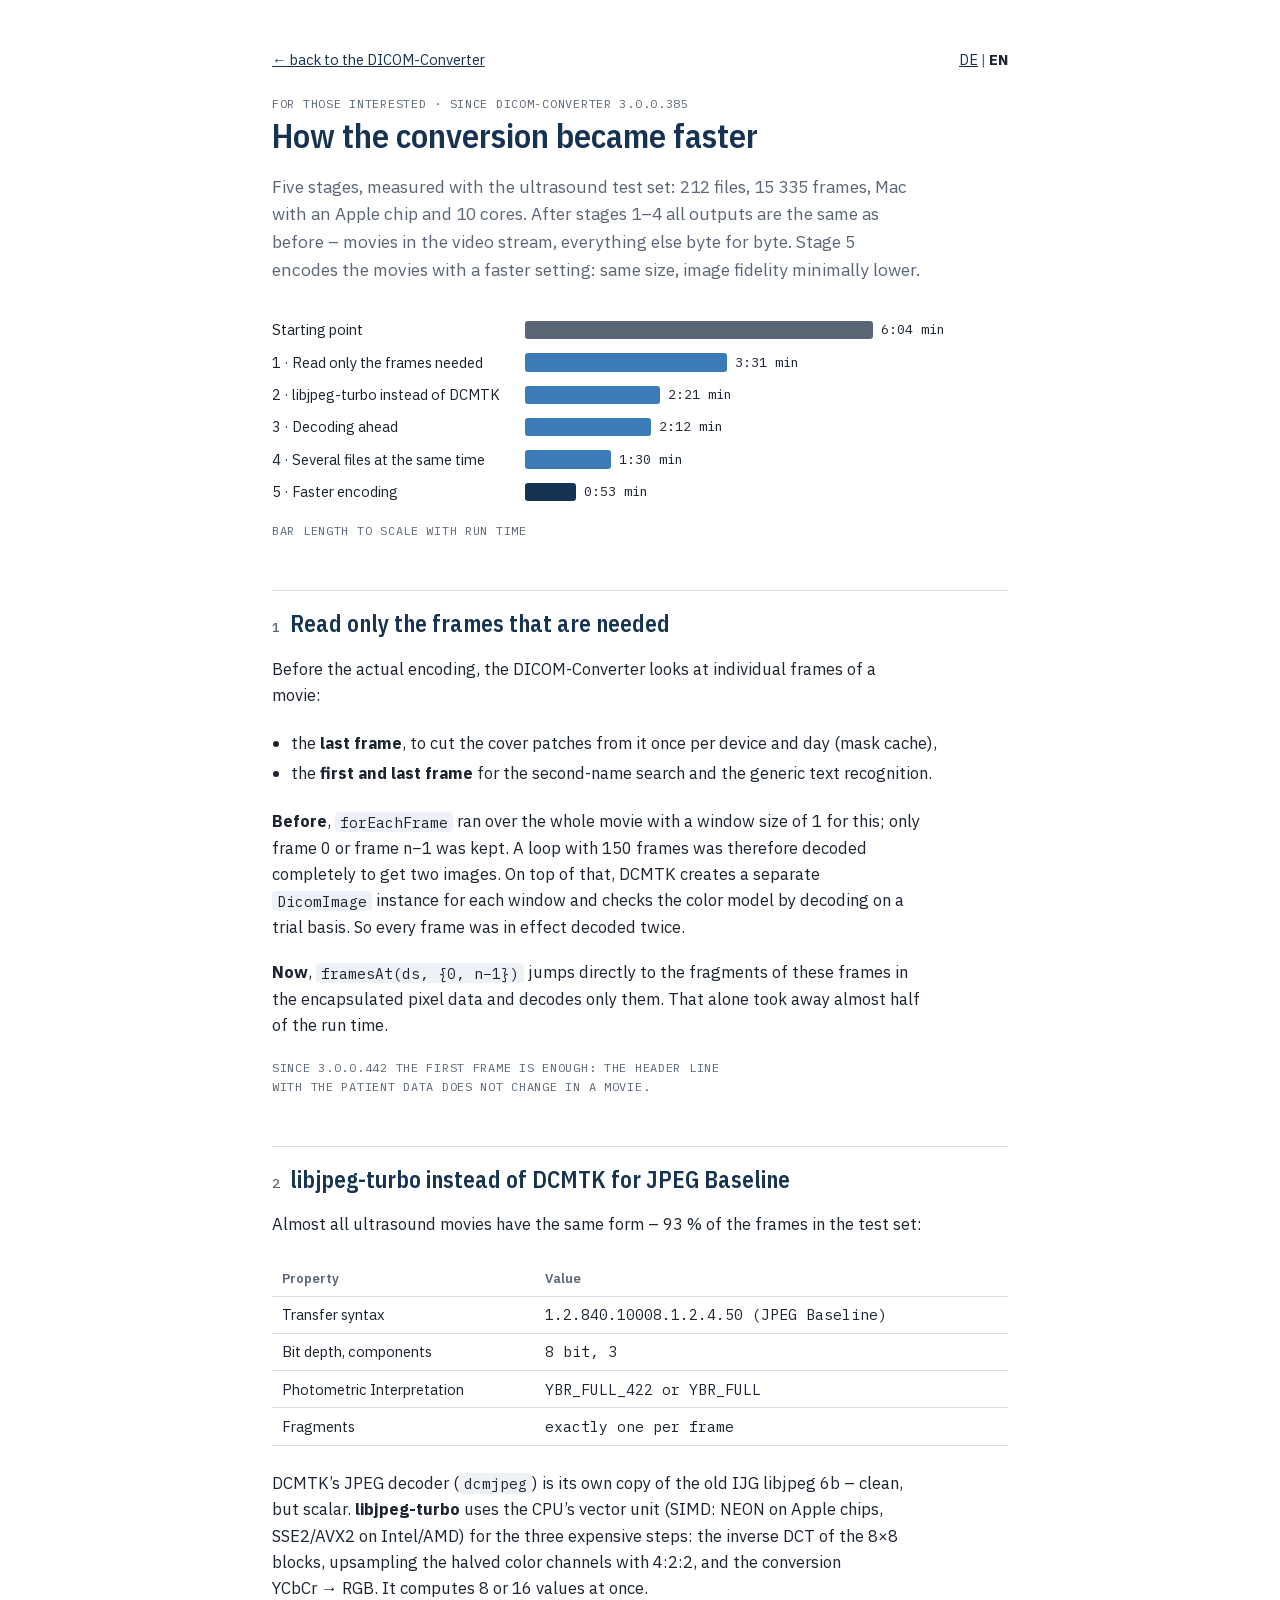
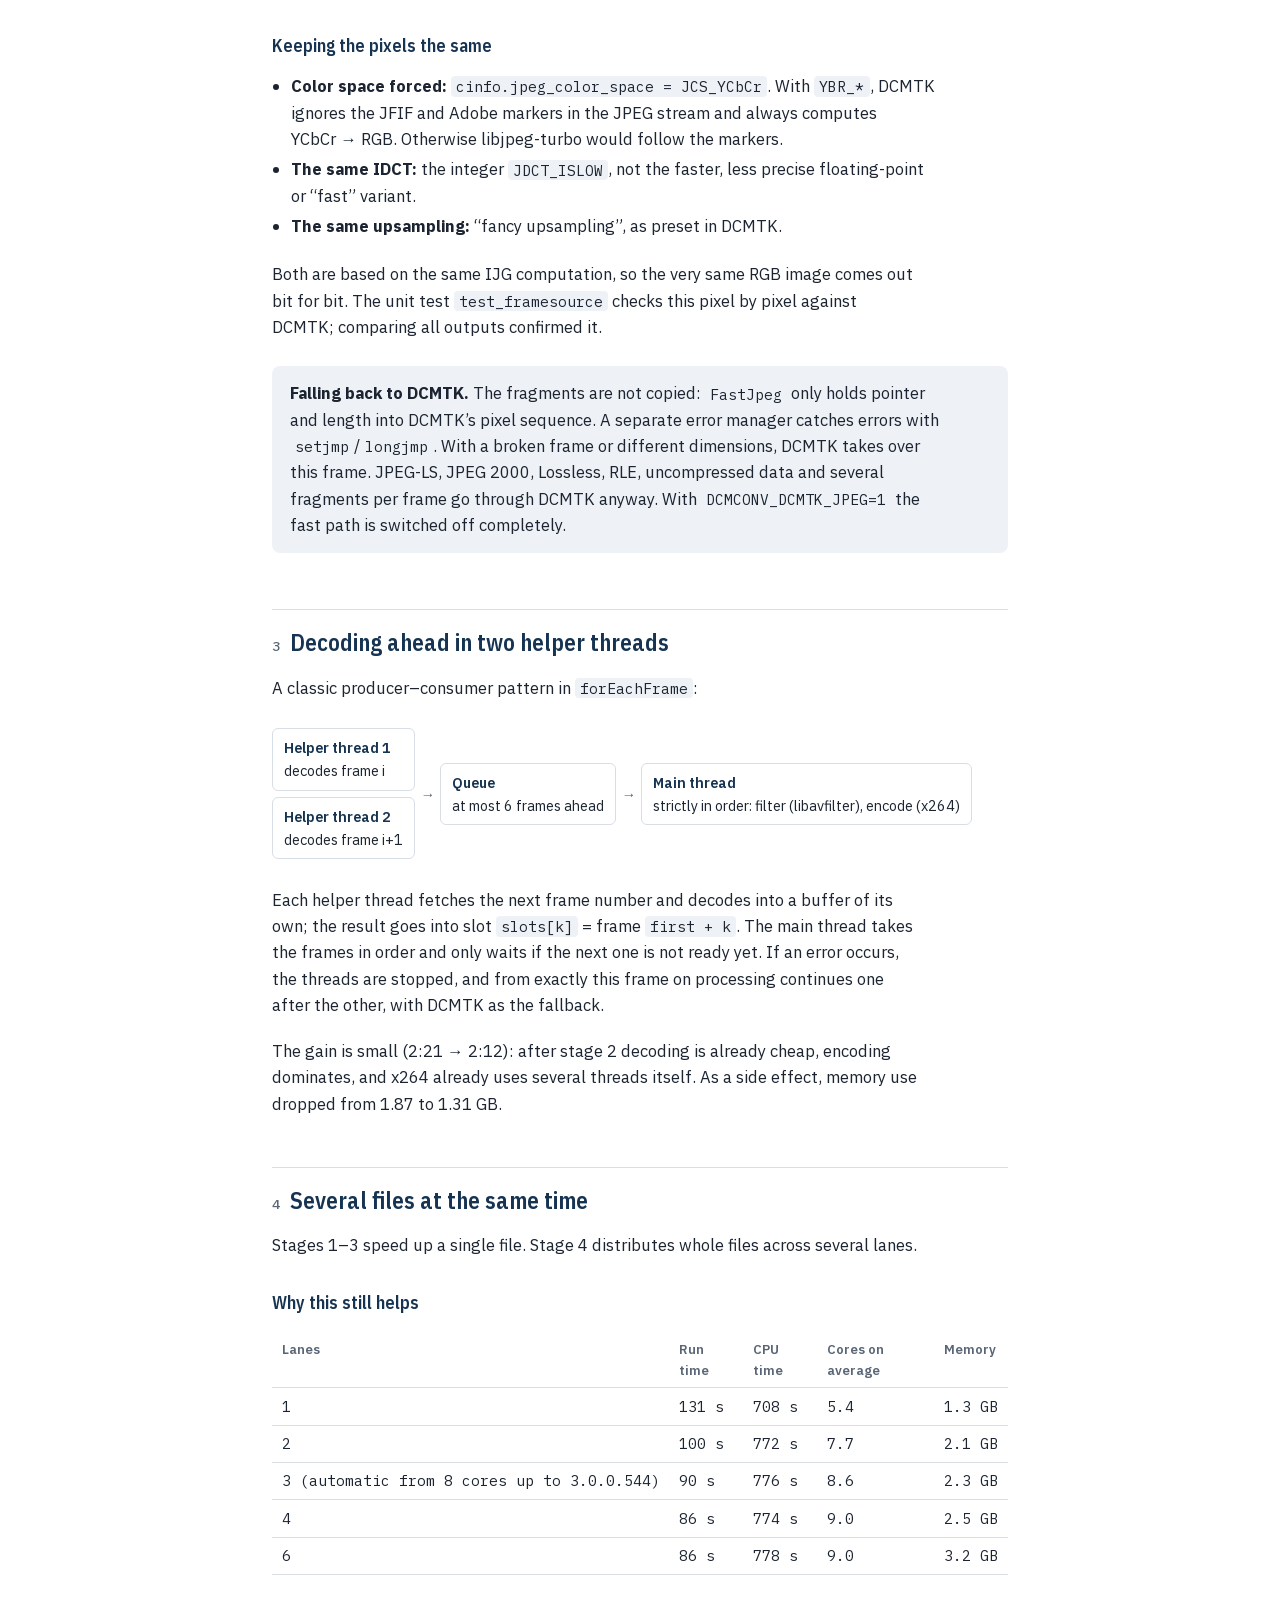
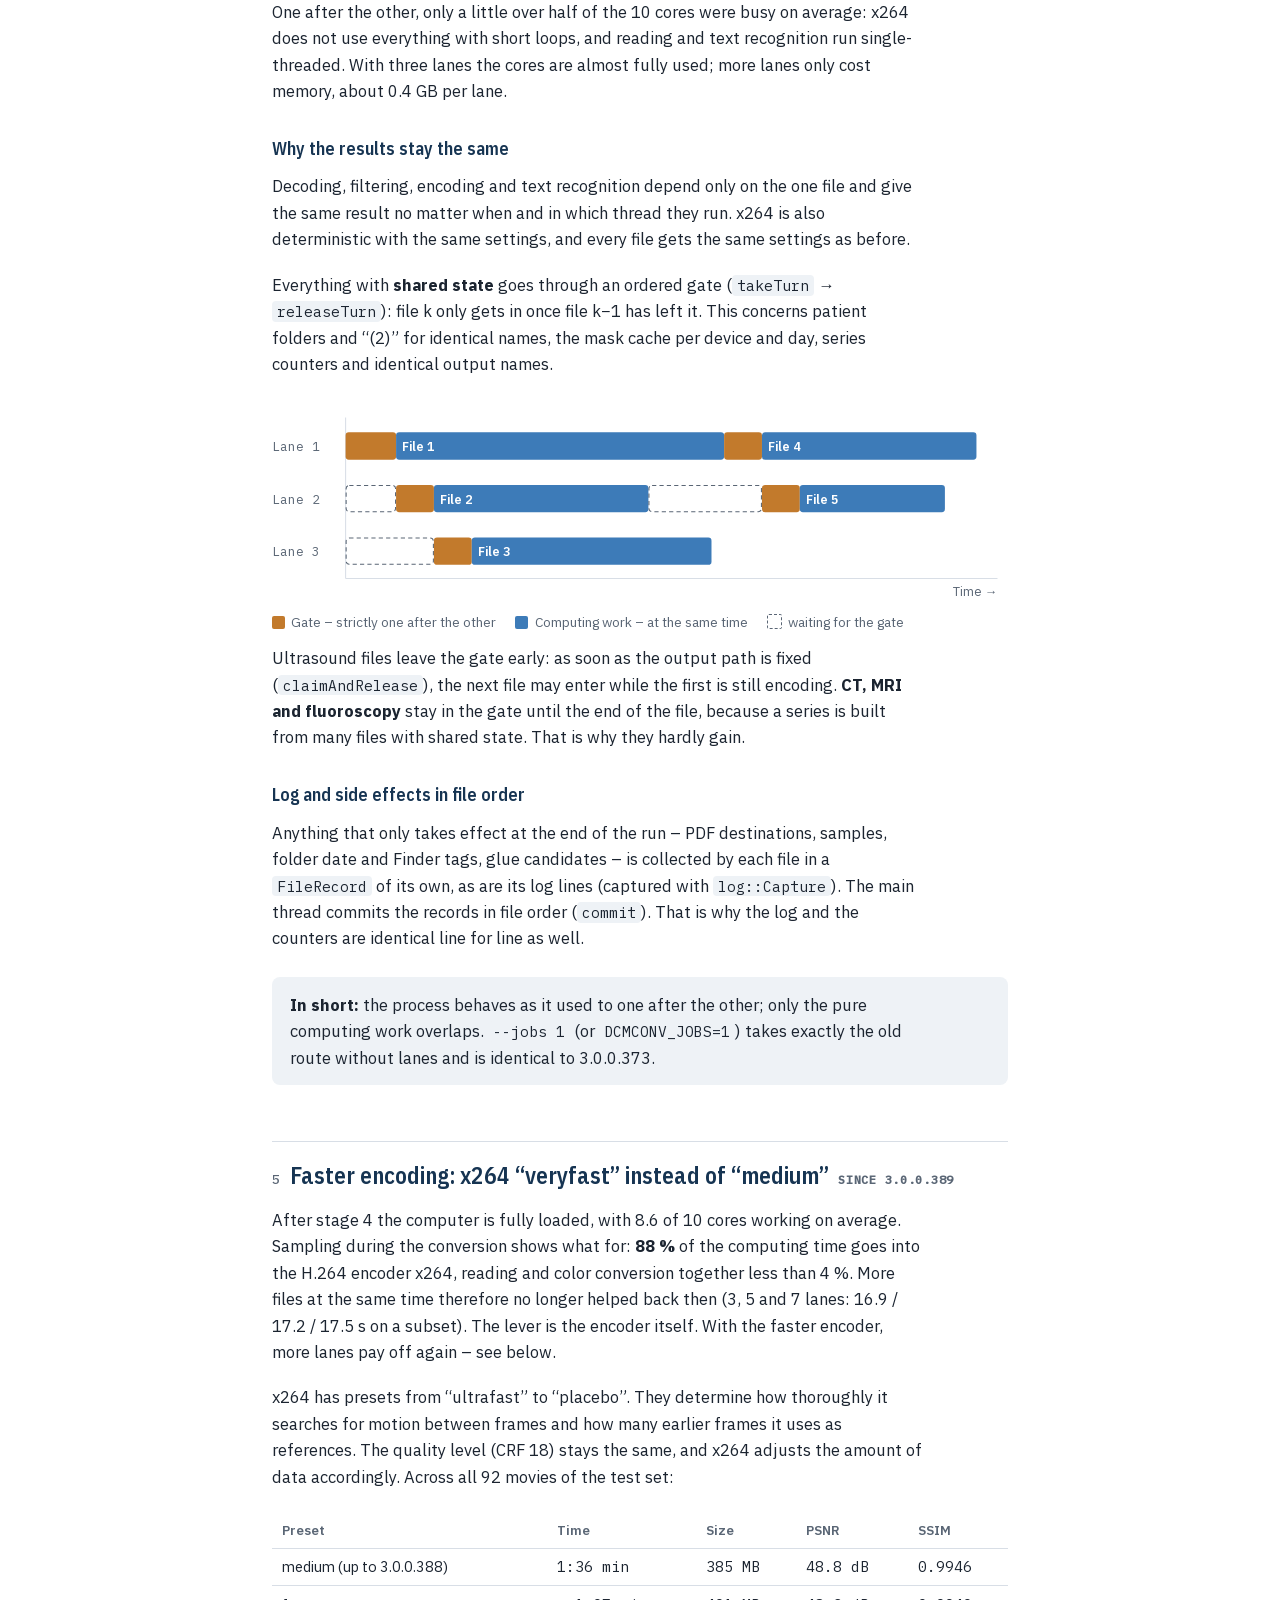
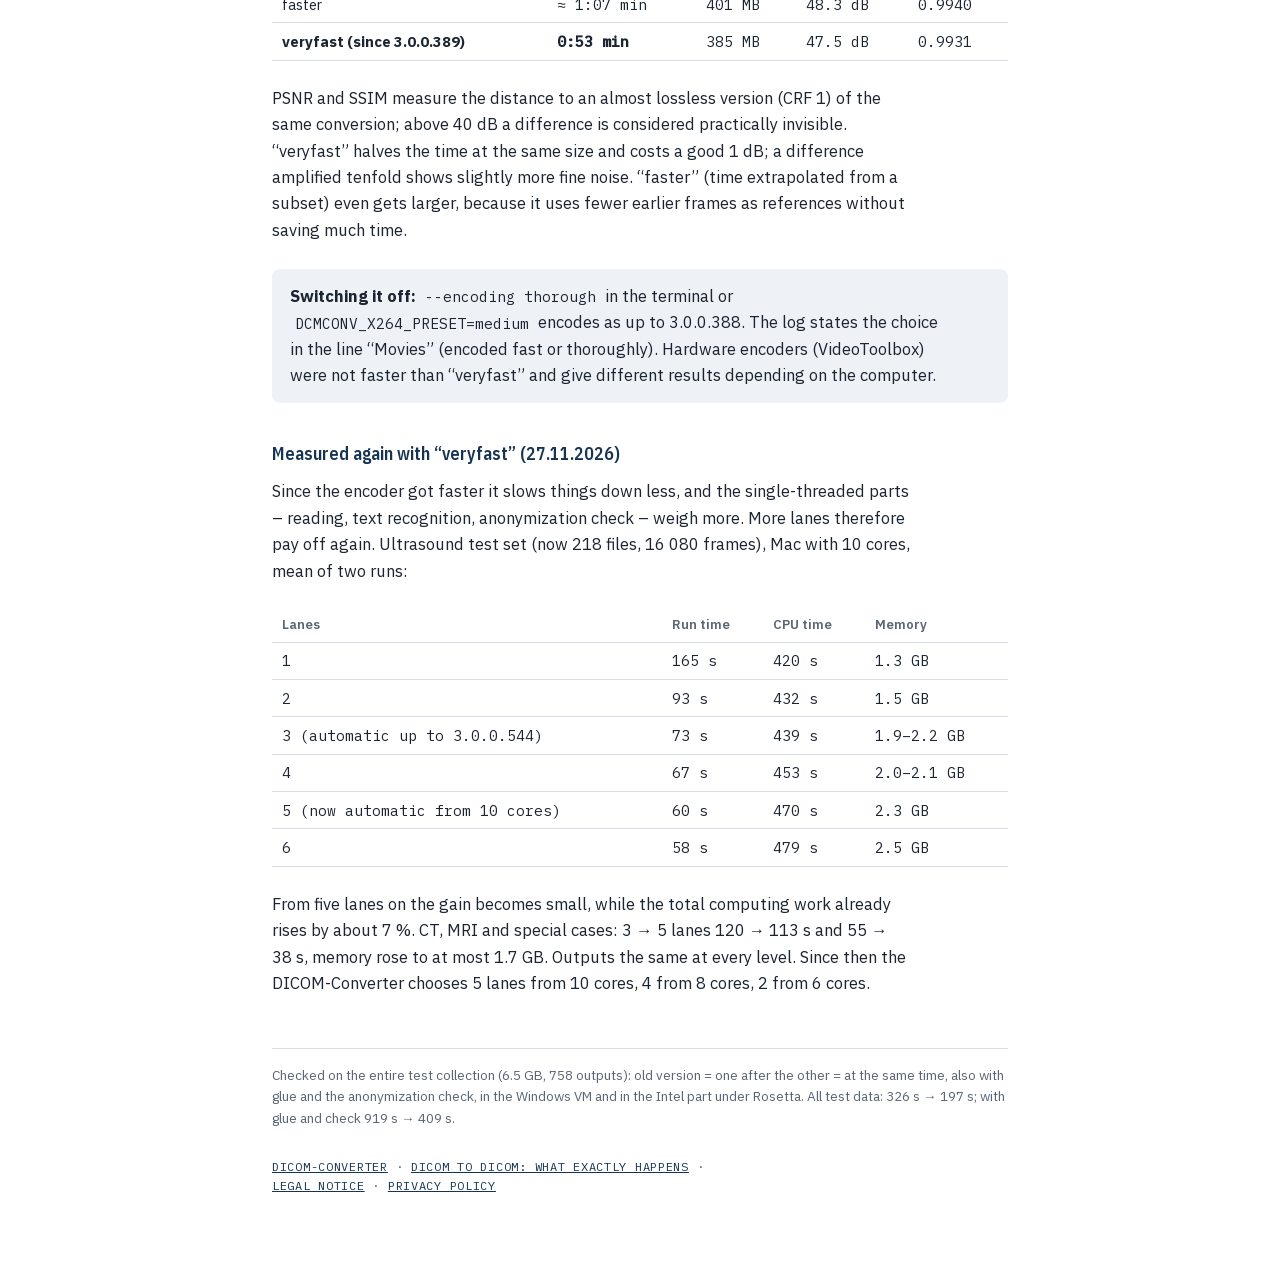
<file: en/technology.html>
<!doctype html>
<html lang="en">
<head>
<meta charset="utf-8">
<meta name="viewport" content="width=device-width, initial-scale=1">
<title>How the conversion became faster – DICOM-Converter</title>
<meta name="description" content="Technical explanation: how the DICOM-Converter converts ultrasound movies almost seven times faster.">
<link rel="stylesheet" href="../fonts/plex.css">
<link rel="alternate" hreflang="de" href="../technik.html"><link rel="alternate" hreflang="en" href="technology.html">
<style>
  /* Layout: one reading column like a technical report; five stages as sections, a time bar to scale at the top, a lane diagram below */
  :root {
    --bg: #ffffff;
    --fg: #1b2430;
    --muted: #5a6675;
    --line: #d8dee6;
    --panel: #eef2f6;
    --accent: #163452;
    --accent-2: #3d7bb8;
    --turn: #c27a2c;
    --display: "IBM Plex Sans Condensed", "Arial Narrow", "Helvetica Neue", Arial, sans-serif;
    --body: "IBM Plex Sans", -apple-system, "Segoe UI", Helvetica, Arial, sans-serif;
    --mono: "IBM Plex Mono", ui-monospace, "SF Mono", Menlo, Consolas, monospace;
  }
  @media (prefers-color-scheme: dark) {
    :root:not([data-theme="light"]) {
      --bg: #14181d; --fg: #e3e8ee; --muted: #9aa5b2; --line: #333b45; --panel: #1e242b;
      --accent: #9cc3ea; --accent-2: #5f9bd6; --turn: #e0a057; color-scheme: dark;
    }
  }
  :root[data-theme="dark"] {
    --bg: #14181d; --fg: #e3e8ee; --muted: #9aa5b2; --line: #333b45; --panel: #1e242b;
    --accent: #9cc3ea; --accent-2: #5f9bd6; --turn: #e0a057; color-scheme: dark;
  }
  body {
    background: var(--bg); color: var(--fg);
    font: 16.5px/1.6 var(--body);
    margin: 0; padding-left: 16px; padding-right: 16px;
  }
  main { max-width: 46rem; margin: 0 auto; padding-block: 2.5rem 4rem; display: grid; gap: 0.2rem; }
  h1, h2, h3 { font-family: var(--display); color: var(--accent); text-wrap: balance; line-height: 1.2; }
  h1 { font-size: 2.1rem; font-weight: 600; margin: 0 0 0.3rem; }
  h2 { font-size: 1.45rem; font-weight: 600; margin: 2.4rem 0 0.4rem; padding-top: 1.2rem; border-top: 1px solid var(--line); display: flex; gap: 0.6rem; align-items: baseline; }
  h2 .nr { font-family: var(--mono); font-size: 0.85rem; font-weight: 500; color: var(--muted); }
  h3 { font-size: 1.1rem; font-weight: 600; margin: 1.4rem 0 0.2rem; }
  p, li { max-width: 65ch; }
  p { margin: 0.5rem 0; }
  ul { margin: 0.4rem 0; padding-left: 1.2rem; }
  li { margin: 0.25rem 0; }
  code { font-family: var(--mono); font-size: 0.88em; background: var(--panel); padding: 0.05em 0.35em; border-radius: 4px; }
  .lead { font-size: 1.08rem; color: var(--muted); margin-bottom: 1rem; }
  .label { font-family: var(--mono); font-size: 0.75rem; letter-spacing: 0.06em; text-transform: uppercase; color: var(--muted); }

  .zeiten { display: grid; gap: 0.55rem; margin: 1rem 0 0.4rem; font-variant-numeric: tabular-nums; }
  .zeile { display: grid; grid-template-columns: minmax(0, 15rem) minmax(0, 1fr); gap: 0.8rem; align-items: center; }
  .zeile .name { font-size: 0.92rem; }
  .bahn { display: flex; align-items: center; gap: 0.5rem; min-width: 0; }
  .balken { height: 1.15rem; background: var(--accent-2); border-radius: 3px; flex: none; }
  .zeile.start .balken { background: var(--muted); }
  .zeile.jetzt .balken { background: var(--accent); }
  .wert { font-family: var(--mono); font-size: 0.85rem; white-space: nowrap; }
  @media (max-width: 560px) { .zeile { grid-template-columns: 1fr; gap: 0.15rem; } }

  .kasten { background: var(--panel); border-radius: 8px; padding: 0.9rem 1.1rem; margin: 0.9rem 0; }
  .kasten p:first-child { margin-top: 0; } .kasten p:last-child { margin-bottom: 0; }

  .fluss { display: flex; flex-wrap: wrap; align-items: center; gap: 0.5rem; margin: 1rem 0; font-size: 0.9rem; }
  .fluss .knoten { border: 1px solid var(--line); border-radius: 6px; padding: 0.45rem 0.7rem; background: var(--bg); }
  .fluss .knoten b { display: block; font-weight: 600; color: var(--accent); }
  .fluss .pfeil { color: var(--muted); font-family: var(--mono); }
  .fluss .stapel { display: grid; gap: 0.4rem; }

  table { border-collapse: collapse; width: 100%; font-size: 0.92rem; font-variant-numeric: tabular-nums; }
  th, td { text-align: left; padding: 0.4rem 0.6rem; border-bottom: 1px solid var(--line); vertical-align: top; }
  th { font-weight: 600; color: var(--muted); font-size: 0.82rem; }
  td.z { font-family: var(--mono); white-space: nowrap; }
  .tab { overflow-x: auto; margin: 0.8rem 0; }

  .diagramm { overflow-x: auto; margin: 1rem 0 0.3rem; }
  .diagramm svg { display: block; width: 100%; min-width: 34rem; height: auto; }
  .legende { display: flex; flex-wrap: wrap; gap: 0.4rem 1.2rem; font-size: 0.85rem; color: var(--muted); }
  .legende span::before { content: ""; display: inline-block; width: 0.8rem; height: 0.8rem; border-radius: 2px; margin-right: 0.4rem; vertical-align: -0.1rem; }
  .legende .l-turn::before { background: var(--turn); }
  .legende .l-calc::before { background: var(--accent-2); }
  .legende .l-wait::before { background: transparent; border: 1px dashed var(--muted); }
  footer { margin-top: 2.5rem; padding-top: 1rem; border-top: 1px solid var(--line); font-size: 0.85rem; color: var(--muted); }
  .zurueck { font-size: 0.92rem; margin-bottom: 1.2rem; max-width: none; }
  .sprache { float: right; font-size: 0.92rem; color: var(--muted); }
  .sprache b { color: var(--fg); }
  a { color: var(--accent); }
</style>
</head>
<body>
<main>
  <p class="zurueck"><span class="sprache"><a href="../technik.html" hreflang="de" lang="de">DE</a> | <b>EN</b></span><a href="./">← back to the DICOM-Converter</a></p>
  <div class="label">For those interested · since DICOM-Converter 3.0.0.385</div>
  <h1>How the conversion became faster</h1>
  <p class="lead">Five stages, measured with the ultrasound test set: 212 files, 15&nbsp;335 frames, Mac with an Apple chip and 10 cores.
  After stages 1–4 all outputs are the same as before – movies in the video stream, everything else byte for byte. Stage&nbsp;5
  encodes the movies with a faster setting: same size, image fidelity minimally lower.</p>

  <div class="zeiten" role="list" aria-label="Run time after each stage">
    <div class="zeile start" role="listitem"><span class="name">Starting point</span><span class="bahn"><span class="balken" style="width:72%"></span><span class="wert">6:04 min</span></span></div>
    <div class="zeile" role="listitem"><span class="name">1 · Read only the frames needed</span><span class="bahn"><span class="balken" style="width:41.8%"></span><span class="wert">3:31 min</span></span></div>
    <div class="zeile" role="listitem"><span class="name">2 · libjpeg-turbo instead of DCMTK</span><span class="bahn"><span class="balken" style="width:27.9%"></span><span class="wert">2:21 min</span></span></div>
    <div class="zeile" role="listitem"><span class="name">3 · Decoding ahead</span><span class="bahn"><span class="balken" style="width:26.1%"></span><span class="wert">2:12 min</span></span></div>
    <div class="zeile" role="listitem"><span class="name">4 · Several files at the same time</span><span class="bahn"><span class="balken" style="width:17.9%"></span><span class="wert">1:30 min</span></span></div>
    <div class="zeile jetzt" role="listitem"><span class="name">5 · Faster encoding</span><span class="bahn"><span class="balken" style="width:10.5%"></span><span class="wert">0:53 min</span></span></div>
  </div>
  <p class="label">Bar length to scale with run time</p>

  <h2><span class="nr">1</span>Read only the frames that are needed</h2>
  <p>Before the actual encoding, the DICOM-Converter looks at individual frames of a movie:</p>
  <ul>
    <li>the <b>last frame</b>, to cut the cover patches from it once per device and day (mask cache),</li>
    <li>the <b>first and last frame</b> for the second-name search and the generic text recognition.</li>
  </ul>
  <p><b>Before</b>, <code>forEachFrame</code> ran over the whole movie with a window size of&nbsp;1 for this; only frame&nbsp;0 or
  frame&nbsp;n−1 was kept. A loop with 150 frames was therefore decoded completely to get two images. On top of that, DCMTK creates a
  separate <code>DicomImage</code> instance for each window and checks the color model by decoding on a trial basis. So every frame
  was in effect decoded twice.</p>
  <p><b>Now</b>, <code>framesAt(ds, {0, n−1})</code> jumps directly to the fragments of these frames in the encapsulated pixel data and
  decodes only them. That alone took away almost half of the run time.</p>
  <p class="label">Since 3.0.0.442 the first frame is enough: the header line with the patient data does not change in a movie.</p>

  <h2><span class="nr">2</span>libjpeg-turbo instead of DCMTK for JPEG Baseline</h2>
  <p>Almost all ultrasound movies have the same form – 93&nbsp;% of the frames in the test set:</p>
  <div class="tab"><table>
    <tr><th>Property</th><th>Value</th></tr>
    <tr><td>Transfer syntax</td><td class="z">1.2.840.10008.1.2.4.50 (JPEG Baseline)</td></tr>
    <tr><td>Bit depth, components</td><td class="z">8 bit, 3</td></tr>
    <tr><td>Photometric Interpretation</td><td class="z">YBR_FULL_422 or YBR_FULL</td></tr>
    <tr><td>Fragments</td><td class="z">exactly one per frame</td></tr>
  </table></div>
  <p>DCMTK’s JPEG decoder (<code>dcmjpeg</code>) is its own copy of the old IJG libjpeg&nbsp;6b – clean, but scalar.
  <b>libjpeg-turbo</b> uses the CPU’s vector unit (SIMD: NEON on Apple chips, SSE2/AVX2 on Intel/AMD) for the three expensive steps:
  the inverse DCT of the 8×8 blocks, upsampling the halved color channels with 4:2:2, and the conversion YCbCr&nbsp;→&nbsp;RGB. It
  computes 8 or 16 values at once.</p>

  <h3>Keeping the pixels the same</h3>
  <ul>
    <li><b>Color space forced:</b> <code>cinfo.jpeg_color_space = JCS_YCbCr</code>. With <code>YBR_*</code>, DCMTK ignores the JFIF and
    Adobe markers in the JPEG stream and always computes YCbCr&nbsp;→&nbsp;RGB. Otherwise libjpeg-turbo would follow the markers.</li>
    <li><b>The same IDCT:</b> the integer <code>JDCT_ISLOW</code>, not the faster, less precise floating-point or “fast” variant.</li>
    <li><b>The same upsampling:</b> “fancy upsampling”, as preset in DCMTK.</li>
  </ul>
  <p>Both are based on the same IJG computation, so the very same RGB image comes out bit for bit. The unit test
  <code>test_framesource</code> checks this pixel by pixel against DCMTK; comparing all outputs confirmed it.</p>

  <div class="kasten">
    <p><b>Falling back to DCMTK.</b> The fragments are not copied: <code>FastJpeg</code> only holds pointer and length into DCMTK’s pixel
    sequence. A separate error manager catches errors with <code>setjmp</code>/<code>longjmp</code>. With a broken frame or different
    dimensions, DCMTK takes over this frame. JPEG-LS, JPEG&nbsp;2000, Lossless, RLE, uncompressed data and several fragments per frame go
    through DCMTK anyway. With <code>DCMCONV_DCMTK_JPEG=1</code> the fast path is switched off completely.</p>
  </div>

  <h2><span class="nr">3</span>Decoding ahead in two helper threads</h2>
  <p>A classic producer–consumer pattern in <code>forEachFrame</code>:</p>
  <div class="fluss" aria-label="How decoding ahead works">
    <div class="stapel">
      <div class="knoten"><b>Helper thread 1</b>decodes frame i</div>
      <div class="knoten"><b>Helper thread 2</b>decodes frame i+1</div>
    </div>
    <span class="pfeil">→</span>
    <div class="knoten"><b>Queue</b>at most 6 frames ahead</div>
    <span class="pfeil">→</span>
    <div class="knoten"><b>Main thread</b>strictly in order: filter (libavfilter), encode (x264)</div>
  </div>
  <p>Each helper thread fetches the next frame number and decodes into a buffer of its own; the result goes into slot
  <code>slots[k]</code> = frame <code>first + k</code>. The main thread takes the frames in order and only waits if the next one is not
  ready yet. If an error occurs, the threads are stopped, and from exactly this frame on processing continues one after the other, with
  DCMTK as the fallback.</p>
  <p>The gain is small (2:21 → 2:12): after stage&nbsp;2 decoding is already cheap, encoding dominates, and x264 already uses several
  threads itself. As a side effect, memory use dropped from 1.87 to 1.31&nbsp;GB.</p>

  <h2><span class="nr">4</span>Several files at the same time</h2>
  <p>Stages 1–3 speed up a single file. Stage&nbsp;4 distributes whole files across several lanes.</p>

  <h3>Why this still helps</h3>
  <div class="tab"><table>
    <tr><th>Lanes</th><th>Run time</th><th>CPU time</th><th>Cores on average</th><th>Memory</th></tr>
    <tr><td class="z">1</td><td class="z">131 s</td><td class="z">708 s</td><td class="z">5.4</td><td class="z">1.3 GB</td></tr>
    <tr><td class="z">2</td><td class="z">100 s</td><td class="z">772 s</td><td class="z">7.7</td><td class="z">2.1 GB</td></tr>
    <tr><td class="z">3 (automatic from 8 cores up to 3.0.0.544)</td><td class="z">90 s</td><td class="z">776 s</td><td class="z">8.6</td><td class="z">2.3 GB</td></tr>
    <tr><td class="z">4</td><td class="z">86 s</td><td class="z">774 s</td><td class="z">9.0</td><td class="z">2.5 GB</td></tr>
    <tr><td class="z">6</td><td class="z">86 s</td><td class="z">778 s</td><td class="z">9.0</td><td class="z">3.2 GB</td></tr>
  </table></div>
  <p>One after the other, only a little over half of the 10 cores were busy on average: x264 does not use everything with short loops,
  and reading and text recognition run single-threaded. With three lanes the cores are almost fully used; more lanes only cost memory,
  about 0.4&nbsp;GB per lane.</p>

  <h3>Why the results stay the same</h3>
  <p>Decoding, filtering, encoding and text recognition depend only on the one file and give the same result no matter when and in
  which thread they run. x264 is also deterministic with the same settings, and every file gets the same settings as before.</p>
  <p>Everything with <b>shared state</b> goes through an ordered gate (<code>takeTurn</code> → <code>releaseTurn</code>):
  file&nbsp;k only gets in once file&nbsp;k−1 has left it. This concerns patient folders and “(2)” for identical names, the mask cache
  per device and day, series counters and identical output names.</p>

  <div class="diagramm" role="img" aria-label="Three lanes over time: the gate sections of files 1 to 5 lie one after the other, the computing work overlaps">
    <svg viewBox="0 0 700 190" xmlns="http://www.w3.org/2000/svg">
      <g font-family="IBM Plex Mono, ui-monospace, Menlo, monospace" font-size="12" fill="var(--muted)">
        <text x="0" y="44">Lane 1</text><text x="0" y="94">Lane 2</text><text x="0" y="144">Lane 3</text>
      </g>
      <g stroke="var(--line)" stroke-width="1"><line x1="70" y1="12" x2="70" y2="165"/><line x1="70" y1="165" x2="690" y2="165"/></g>
      <text x="690" y="182" text-anchor="end" font-family="IBM Plex Sans, Arial, sans-serif" font-size="12" fill="var(--muted)">Time →</text>
      <!-- scale: 1 unit = 6 px, start at x = 70 -->
      <g font-family="IBM Plex Sans, Arial, sans-serif" font-size="12" font-weight="600">
        <!-- lane 1: file 1 gate 0–8, computing 8–60; file 4 gate 60–66, computing 66–100 -->
        <rect x="70" y="26" width="48" height="26" rx="3" fill="var(--turn)"/>
        <rect x="118" y="26" width="312" height="26" rx="3" fill="var(--accent-2)"/>
        <text x="124" y="44" fill="var(--bg)">File 1</text>
        <rect x="430" y="26" width="36" height="26" rx="3" fill="var(--turn)"/>
        <rect x="466" y="26" width="204" height="26" rx="3" fill="var(--accent-2)"/>
        <text x="472" y="44" fill="var(--bg)">File 4</text>
        <!-- lane 2: file 2 waits 0–8, gate 8–14, computing 14–48; waits 48–66, file 5 gate 66–72, computing 72–95 -->
        <rect x="70.5" y="76.5" width="47" height="25" rx="3" fill="none" stroke="var(--muted)" stroke-dasharray="4 3"/>
        <rect x="118" y="76" width="36" height="26" rx="3" fill="var(--turn)"/>
        <rect x="154" y="76" width="204" height="26" rx="3" fill="var(--accent-2)"/>
        <text x="160" y="94" fill="var(--bg)">File 2</text>
        <rect x="358.5" y="76.5" width="107" height="25" rx="3" fill="none" stroke="var(--muted)" stroke-dasharray="4 3"/>
        <rect x="466" y="76" width="36" height="26" rx="3" fill="var(--turn)"/>
        <rect x="502" y="76" width="138" height="26" rx="3" fill="var(--accent-2)"/>
        <text x="508" y="94" fill="var(--bg)">File 5</text>
        <!-- lane 3: file 3 waits 0–14, gate 14–20, computing 20–58 -->
        <rect x="70.5" y="126.5" width="83" height="25" rx="3" fill="none" stroke="var(--muted)" stroke-dasharray="4 3"/>
        <rect x="154" y="126" width="36" height="26" rx="3" fill="var(--turn)"/>
        <rect x="190" y="126" width="228" height="26" rx="3" fill="var(--accent-2)"/>
        <text x="196" y="144" fill="var(--bg)">File 3</text>
      </g>
    </svg>
  </div>
  <div class="legende"><span class="l-turn">Gate – strictly one after the other</span><span class="l-calc">Computing work – at the same time</span><span class="l-wait">waiting for the gate</span></div>

  <p>Ultrasound files leave the gate early: as soon as the output path is fixed (<code>claimAndRelease</code>), the next file may
  enter while the first is still encoding. <b>CT, MRI and fluoroscopy</b> stay in the gate until the end of the file, because a series
  is built from many files with shared state. That is why they hardly gain.</p>

  <h3>Log and side effects in file order</h3>
  <p>Anything that only takes effect at the end of the run – PDF destinations, samples, folder date and Finder tags, glue candidates – is
  collected by each file in a <code>FileRecord</code> of its own, as are its log lines (captured with <code>log::Capture</code>). The
  main thread commits the records in file order (<code>commit</code>). That is why the log and the counters are identical line for
  line as well.</p>

  <div class="kasten">
    <p><b>In short:</b> the process behaves as it used to one after the other; only the pure computing work overlaps.
    <code>--jobs 1</code> (or <code>DCMCONV_JOBS=1</code>) takes exactly the old route without lanes and is identical to 3.0.0.373.</p>
  </div>

  <h2><span class="nr">5</span>Faster encoding: x264 “veryfast” instead of “medium” <span class="label">since 3.0.0.389</span></h2>
  <p>After stage&nbsp;4 the computer is fully loaded, with 8.6 of 10 cores working on average. Sampling during the conversion shows what
  for: <b>88&nbsp;%</b> of the computing time goes into the H.264 encoder x264, reading and color conversion together less than 4&nbsp;%.
  More files at the same time therefore no longer helped back then (3, 5 and 7 lanes: 16.9 / 17.2 / 17.5&nbsp;s on a subset). The
  lever is the encoder itself. With the faster encoder, more lanes pay off again – see below.</p>
  <p>x264 has presets from “ultrafast” to “placebo”. They determine how thoroughly it searches for motion between frames and how many
  earlier frames it uses as references. The quality level (CRF&nbsp;18) stays the same, and x264 adjusts the amount of data accordingly.
  Across all 92 movies of the test set:</p>
  <div class="tab"><table>
    <thead><tr><th>Preset</th><th>Time</th><th>Size</th><th>PSNR</th><th>SSIM</th></tr></thead>
    <tbody>
      <tr><td>medium (up to 3.0.0.388)</td><td class="z">1:36&nbsp;min</td><td class="z">385&nbsp;MB</td><td class="z">48.8&nbsp;dB</td><td class="z">0.9946</td></tr>
      <tr><td>faster</td><td class="z">≈&nbsp;1:07&nbsp;min</td><td class="z">401&nbsp;MB</td><td class="z">48.3&nbsp;dB</td><td class="z">0.9940</td></tr>
      <tr><td><b>veryfast (since 3.0.0.389)</b></td><td class="z"><b>0:53&nbsp;min</b></td><td class="z">385&nbsp;MB</td><td class="z">47.5&nbsp;dB</td><td class="z">0.9931</td></tr>
    </tbody>
  </table></div>
  <p>PSNR and SSIM measure the distance to an almost lossless version (CRF&nbsp;1) of the same conversion; above 40&nbsp;dB a difference
  is considered practically invisible. “veryfast” halves the time at the same size and costs a good 1&nbsp;dB; a difference amplified
  tenfold shows slightly more fine noise. “faster” (time extrapolated from a subset) even gets larger, because it uses fewer earlier
  frames as references without saving much time.</p>
  <div class="kasten">
    <p><b>Switching it off:</b> <code>--encoding thorough</code> in the terminal or <code>DCMCONV_X264_PRESET=medium</code> encodes as up to
    3.0.0.388. The log states the choice in the line “Movies” (encoded fast or thoroughly). Hardware encoders (VideoToolbox) were not
    faster than “veryfast” and give different results depending on the computer.</p>
  </div>

  <h3>Measured again with “veryfast” (27.11.2026)</h3>
  <p>Since the encoder got faster it slows things down less, and the single-threaded parts – reading, text recognition, anonymization check – weigh more. More lanes therefore pay off again. Ultrasound test set (now 218 files, 16 080 frames), Mac with 10 cores, mean of two runs:</p>
  <div class="tab"><table>
    <tr><th>Lanes</th><th>Run time</th><th>CPU time</th><th>Memory</th></tr>
    <tr><td class="z">1</td><td class="z">165 s</td><td class="z">420 s</td><td class="z">1.3 GB</td></tr>
    <tr><td class="z">2</td><td class="z">93 s</td><td class="z">432 s</td><td class="z">1.5 GB</td></tr>
    <tr><td class="z">3 (automatic up to 3.0.0.544)</td><td class="z">73 s</td><td class="z">439 s</td><td class="z">1.9–2.2 GB</td></tr>
    <tr><td class="z">4</td><td class="z">67 s</td><td class="z">453 s</td><td class="z">2.0–2.1 GB</td></tr>
    <tr><td class="z">5 (now automatic from 10 cores)</td><td class="z">60 s</td><td class="z">470 s</td><td class="z">2.3 GB</td></tr>
    <tr><td class="z">6</td><td class="z">58 s</td><td class="z">479 s</td><td class="z">2.5 GB</td></tr>
  </table></div>
  <p>From five lanes on the gain becomes small, while the total computing work already rises by about 7&nbsp;%. CT, MRI and special cases: 3 → 5 lanes 120 → 113&nbsp;s and 55 → 38&nbsp;s, memory rose to at most 1.7&nbsp;GB. Outputs the same at every level. Since then the DICOM-Converter chooses 5 lanes from 10 cores, 4 from 8 cores, 2 from 6 cores.</p>

  <footer>Checked on the entire test collection (6.5&nbsp;GB, 758 outputs): old version = one after the other = at the same time, also
  with glue and the anonymization check, in the Windows VM and in the Intel part under Rosetta. All test data: 326&nbsp;s → 197&nbsp;s;
  with glue and check 919&nbsp;s → 409&nbsp;s.</footer>
  <p class="label" style="margin-top:1.5rem"><a href="./">DICOM-Converter</a> · <a href="dicom-to-dicom.html">DICOM to DICOM: what exactly happens</a> · <a href="legal.html#impressum">Legal notice</a> · <a href="legal.html#datenschutz">Privacy policy</a></p>
</main>
</body>
</html>
</file>
<file: fonts/plex.css>
/* IBM Plex (SIL Open Font License 1.1, siehe OFL.txt) – lokal eingebunden, damit beim Aufruf keine Daten an Dritte gehen */
@font-face { font-family: 'IBM Plex Sans'; font-style: normal; font-weight: 100 700; font-display: swap; src: url(ibm-plex-sans.woff2) format('woff2'); unicode-range: U+0000-00FF, U+0131, U+0152-0153, U+02BB-02BC, U+02C6, U+02DA, U+02DC, U+0304, U+0308, U+0329, U+2000-206F, U+20AC, U+2122, U+2191, U+2193, U+2212, U+2215, U+FEFF, U+FFFD; }
@font-face { font-family: 'IBM Plex Sans'; font-style: italic; font-weight: 100 700; font-display: swap; src: url(ibm-plex-sans-italic.woff2) format('woff2'); unicode-range: U+0000-00FF, U+0131, U+0152-0153, U+02BB-02BC, U+02C6, U+02DA, U+02DC, U+0304, U+0308, U+0329, U+2000-206F, U+20AC, U+2122, U+2191, U+2193, U+2212, U+2215, U+FEFF, U+FFFD; }
@font-face { font-family: 'IBM Plex Mono'; font-style: normal; font-weight: 400; font-display: swap; src: url(ibm-plex-mono-400.woff2) format('woff2'); unicode-range: U+0000-00FF, U+0131, U+0152-0153, U+02BB-02BC, U+02C6, U+02DA, U+02DC, U+0304, U+0308, U+0329, U+2000-206F, U+20AC, U+2122, U+2191, U+2193, U+2212, U+2215, U+FEFF, U+FFFD; }
@font-face { font-family: 'IBM Plex Mono'; font-style: normal; font-weight: 500; font-display: swap; src: url(ibm-plex-mono-500.woff2) format('woff2'); unicode-range: U+0000-00FF, U+0131, U+0152-0153, U+02BB-02BC, U+02C6, U+02DA, U+02DC, U+0304, U+0308, U+0329, U+2000-206F, U+20AC, U+2122, U+2191, U+2193, U+2212, U+2215, U+FEFF, U+FFFD; }
@font-face { font-family: 'IBM Plex Sans Condensed'; font-style: normal; font-weight: 500; font-display: swap; src: url(ibm-plex-sans-condensed-500.woff2) format('woff2'); unicode-range: U+0000-00FF, U+0131, U+0152-0153, U+02BB-02BC, U+02C6, U+02DA, U+02DC, U+0304, U+0308, U+0329, U+2000-206F, U+20AC, U+2122, U+2191, U+2193, U+2212, U+2215, U+FEFF, U+FFFD; }
@font-face { font-family: 'IBM Plex Sans Condensed'; font-style: normal; font-weight: 600; font-display: swap; src: url(ibm-plex-sans-condensed-600.woff2) format('woff2'); unicode-range: U+0000-00FF, U+0131, U+0152-0153, U+02BB-02BC, U+02C6, U+02DA, U+02DC, U+0304, U+0308, U+0329, U+2000-206F, U+20AC, U+2122, U+2191, U+2193, U+2212, U+2215, U+FEFF, U+FFFD; }
</file>
